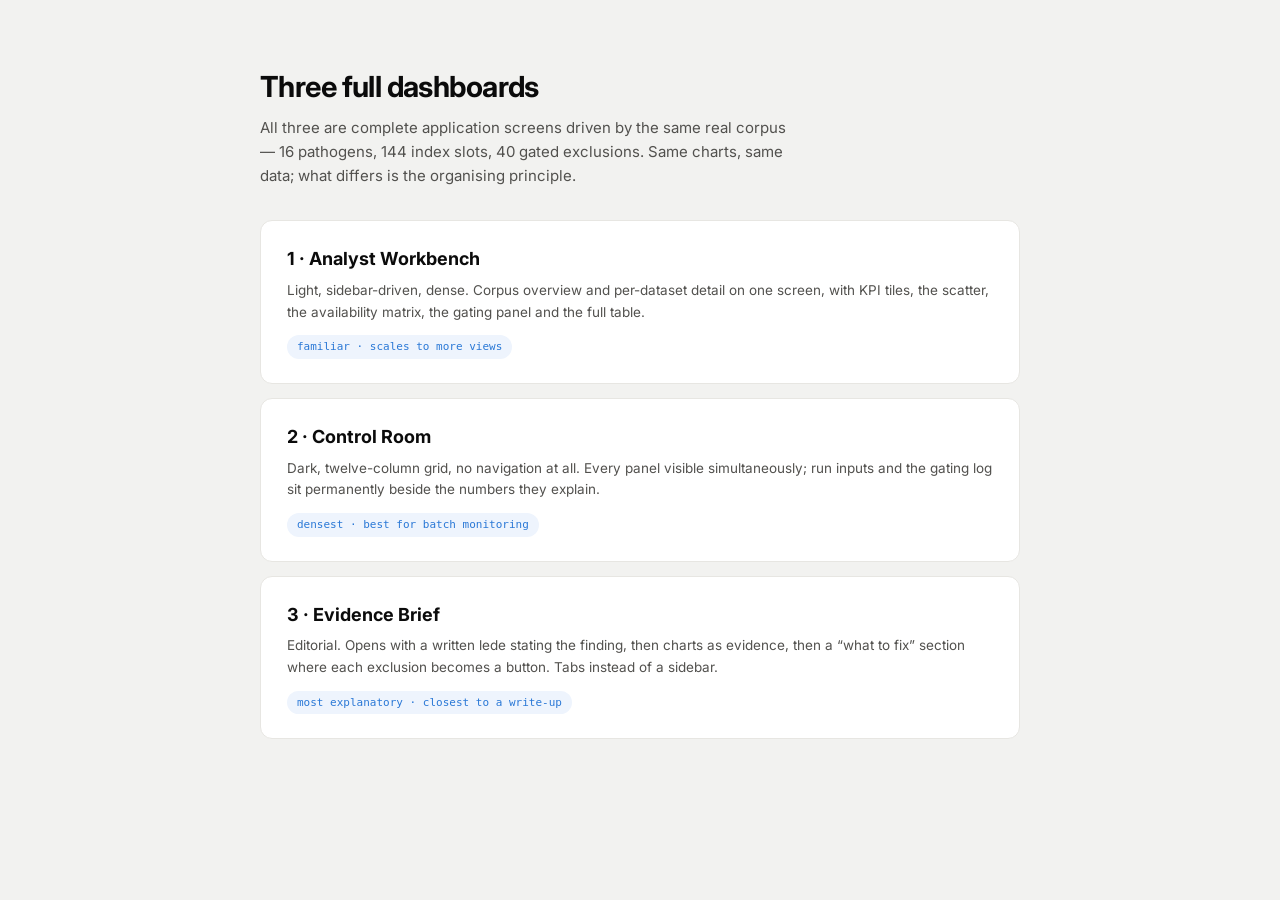
<file: gui_concepts/index.html>
<!doctype html><html lang=en><head><meta charset=utf-8><title>GVI — three dashboards</title>
<link href="https://fonts.googleapis.com/css2?family=Inter:wght@400;500;600&display=swap" rel=stylesheet>
<style>body{margin:0;background:#f2f2f0;color:#0b0b0b;font-family:Inter,system-ui,sans-serif;font-size:15px;line-height:1.6}
.w{max-width:760px;margin:0 auto;padding:64px 30px 90px}h1{font-size:29px;letter-spacing:-.02em;margin:0 0 6px}
.s{color:#52514e;margin:0 0 32px;max-width:60ch}
a.c{display:block;text-decoration:none;color:inherit;background:#fff;border:1px solid #e7e6e2;border-radius:12px;padding:24px 26px;margin-bottom:14px;transition:.15s}
a.c:hover{border-color:#2a78d6;transform:translateY(-1px);box-shadow:0 6px 18px rgba(11,11,11,.07)}
a.c b{font-size:18px;display:block;margin-bottom:6px}a.c p{color:#52514e;font-size:13.5px;margin:0 0 10px}
a.c .t{font-family:ui-monospace,monospace;font-size:11px;color:#2a78d6;background:#eef4fd;padding:3px 10px;border-radius:20px;display:inline-block}</style></head>
<body><div class=w><h1>Three full dashboards</h1>
<p class=s>All three are complete application screens driven by the same real corpus — 16 pathogens, 144 index slots, 40 gated exclusions. Same charts, same data; what differs is the organising principle.</p>
<a class=c href=dashboard-1-workbench.html><b>1 · Analyst Workbench</b><p>Light, sidebar-driven, dense. Corpus overview and per-dataset detail on one screen, with KPI tiles, the scatter, the availability matrix, the gating panel and the full table.</p><span class=t>familiar · scales to more views</span></a>
<a class=c href=dashboard-2-control-room.html><b>2 · Control Room</b><p>Dark, twelve-column grid, no navigation at all. Every panel visible simultaneously; run inputs and the gating log sit permanently beside the numbers they explain.</p><span class=t>densest · best for batch monitoring</span></a>
<a class=c href=dashboard-3-evidence-brief.html><b>3 · Evidence Brief</b><p>Editorial. Opens with a written lede stating the finding, then charts as evidence, then a “what to fix” section where each exclusion becomes a button. Tabs instead of a sidebar.</p><span class=t>most explanatory · closest to a write-up</span></a>
</div></body></html>
</file>
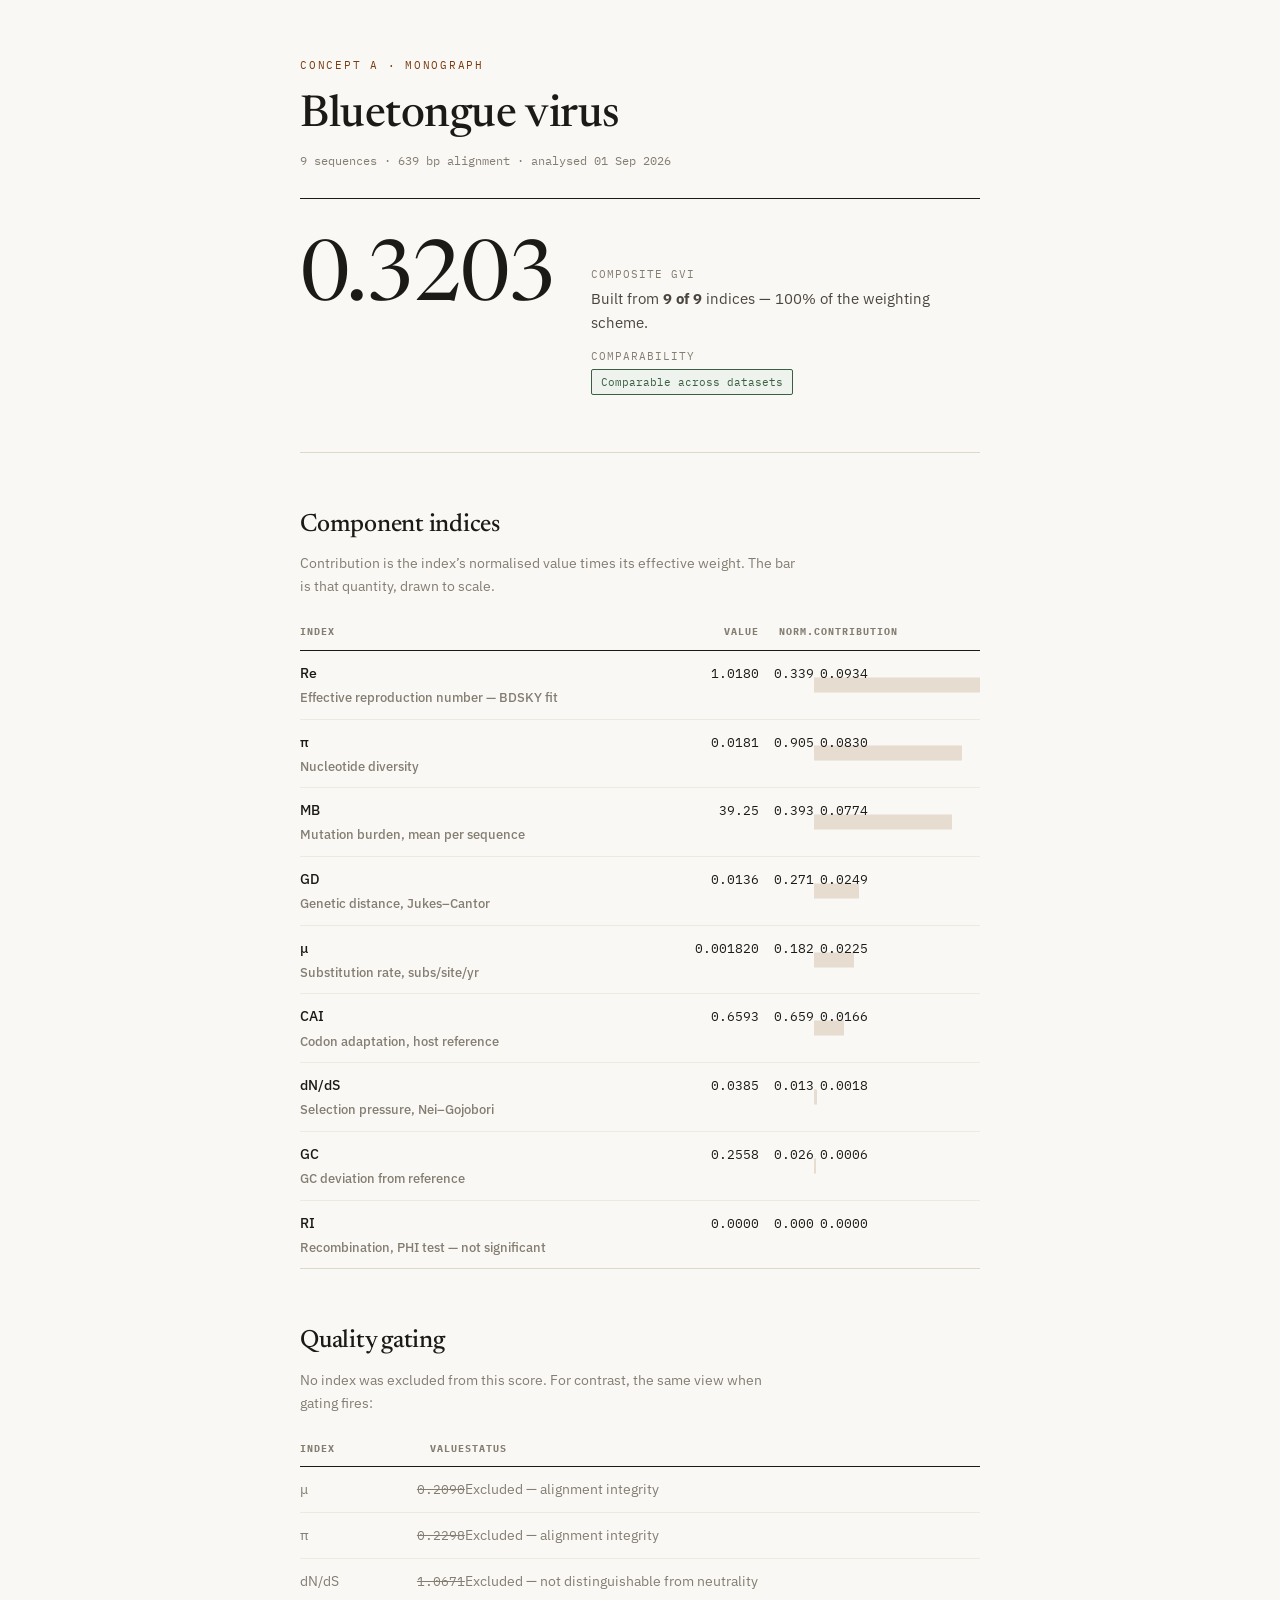
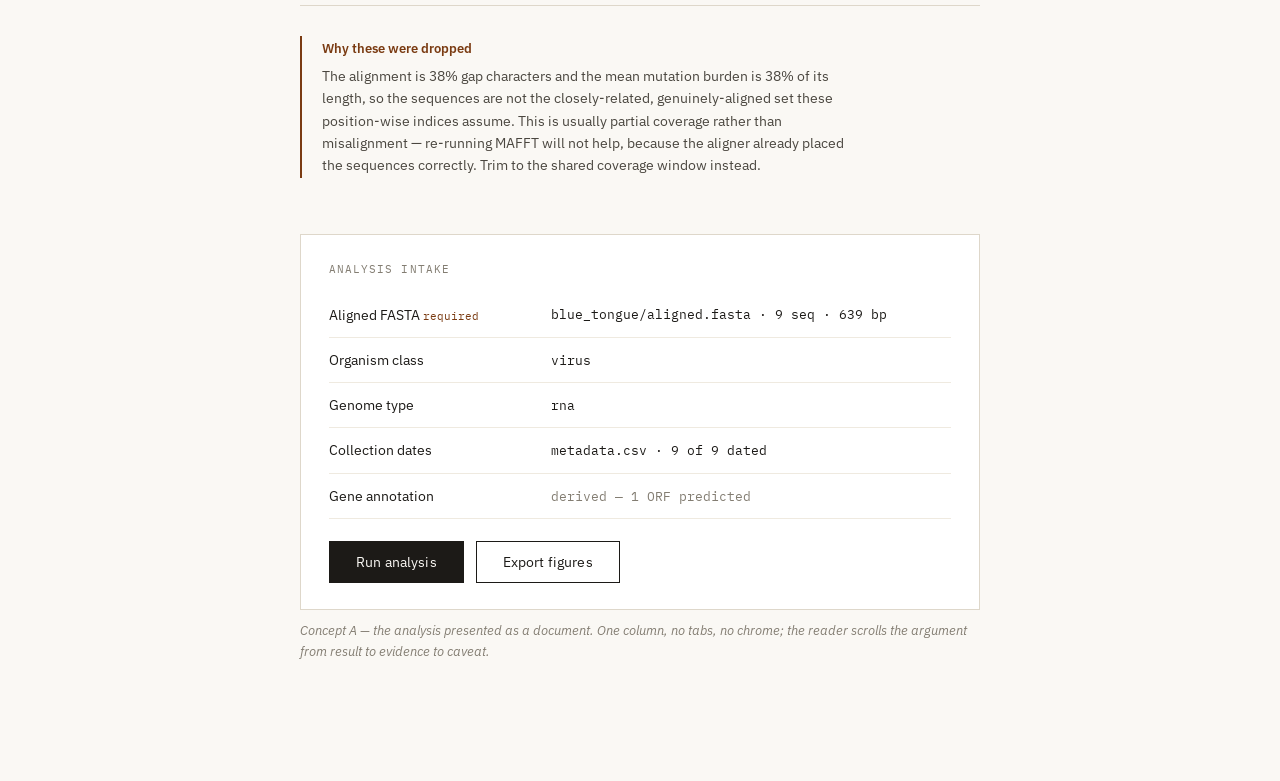
<file: gui_concepts/concept-A-monograph.html>
<!doctype html>
<html lang="en"><head><meta charset="utf-8"><meta name="viewport" content="width=device-width,initial-scale=1">
<title>Concept A — Monograph</title>
<link rel="preconnect" href="https://fonts.googleapis.com"><link rel="preconnect" href="https://fonts.gstatic.com" crossorigin>
<link href="https://fonts.googleapis.com/css2?family=Newsreader:opsz,wght@6..72,400;6..72,500;6..72,600&family=IBM+Plex+Mono:wght@400;500&family=IBM+Plex+Sans:wght@400;500;600&display=swap" rel="stylesheet">
<style>
:root{
  --paper:#faf8f4; --ink:#1c1a17; --ink-2:#4a463f; --ink-3:#837d72;
  --rule:#ded7ca; --rule-2:#efeae0;
  --accent:#7a3b12;      /* burnt sienna — used only for the thing that matters */
  --accent-bg:#f6ece2;
  --ok:#3c5f43;
  --serif:'Newsreader',Georgia,serif;
  --sans:'IBM Plex Sans',system-ui,sans-serif;
  --mono:'IBM Plex Mono',ui-monospace,monospace;
}
*{box-sizing:border-box}
body{margin:0;background:var(--paper);color:var(--ink);font-family:var(--sans);font-size:15px;line-height:1.65;-webkit-font-smoothing:antialiased}
.sheet{max-width:760px;margin:0 auto;padding:0 40px 120px}

/* masthead */
header{padding:56px 0 28px;border-bottom:1px solid var(--ink);margin-bottom:40px}
.eyebrow{font-family:var(--mono);font-size:11px;letter-spacing:.16em;text-transform:uppercase;color:var(--accent);margin-bottom:18px}
h1{font-family:var(--serif);font-size:44px;font-weight:500;line-height:1.1;margin:0 0 10px;letter-spacing:-.01em}
.byline{font-family:var(--mono);font-size:12px;color:var(--ink-3)}

/* the headline result, set as a display figure not a widget */
.verdict{display:flex;gap:36px;align-items:flex-start;margin:44px 0 12px;padding-bottom:28px;border-bottom:1px solid var(--rule)}
.verdict .num{font-family:var(--serif);font-size:84px;line-height:.9;font-weight:400;letter-spacing:-.03em;font-variant-numeric:tabular-nums}
.verdict .meta{padding-top:8px}
.verdict .meta dt{font-family:var(--mono);font-size:10.5px;letter-spacing:.1em;text-transform:uppercase;color:var(--ink-3);margin-bottom:3px}
.verdict .meta dd{margin:0 0 14px;font-size:14.5px;color:var(--ink-2)}
.pill{display:inline-block;font-family:var(--mono);font-size:11px;padding:3px 9px;border-radius:2px;border:1px solid var(--ok);color:var(--ok);background:#eef3ee}

h2{font-family:var(--serif);font-size:25px;font-weight:500;margin:52px 0 6px;letter-spacing:-.01em}
.dek{color:var(--ink-3);font-size:14px;margin:0 0 26px;max-width:62ch}
p{max-width:66ch;color:var(--ink-2)}

/* index table, set like a results table in a paper */
table{width:100%;border-collapse:collapse;font-size:14px;margin:8px 0 0}
thead th{font-family:var(--mono);font-size:10px;letter-spacing:.1em;text-transform:uppercase;color:var(--ink-3);
  text-align:left;padding:0 10px 9px 0;border-bottom:1px solid var(--ink)}
thead th.r,td.r{text-align:right;padding-right:0}
tbody td{padding:11px 10px 11px 0;border-bottom:1px solid var(--rule-2);vertical-align:baseline}
tbody tr:last-child td{border-bottom:1px solid var(--rule)}
.name{font-weight:500}
.gloss{display:block;font-size:12.5px;color:var(--ink-3);margin-top:2px}
.num{font-family:var(--mono);font-variant-numeric:tabular-nums;font-size:13px}
/* contribution shown as a hairline bar behind the number — quantity, not decoration */
.bar{position:relative;min-width:120px}
.bar i{position:absolute;left:0;top:50%;transform:translateY(-50%);height:15px;background:#e6ddd0;display:block}
.bar span{position:relative;padding-left:6px}
tr.out td{color:var(--ink-3)}
tr.out .name{font-weight:400}
tr.out .num{text-decoration:line-through;text-decoration-thickness:1px}

/* the excluded-index note, set as a sidenote not an alert box */
.note{border-left:2px solid var(--accent);padding:2px 0 2px 20px;margin:30px 0;max-width:62ch}
.note h3{font-family:var(--sans);font-size:13px;font-weight:600;margin:0 0 6px;color:var(--accent)}
.note p{font-size:13.5px;margin:0;color:var(--ink-2)}

/* the input step, deliberately understated: a caption line, not a form */
.intake{margin:56px 0 0;padding:26px 28px;background:#fff;border:1px solid var(--rule)}
.intake .lab{font-family:var(--mono);font-size:10.5px;letter-spacing:.1em;text-transform:uppercase;color:var(--ink-3);margin-bottom:14px}
.field{display:flex;align-items:center;gap:12px;padding:11px 0;border-bottom:1px solid var(--rule-2)}
.field:last-of-type{border-bottom:0}
.field label{width:210px;font-size:13.5px;flex:none}
.field .val{font-family:var(--mono);font-size:12.5px;color:var(--ink-3);flex:1}
.field .val.set{color:var(--ink)}
.req{color:var(--accent);font-size:11px;font-family:var(--mono)}
.run{margin-top:22px;display:flex;gap:12px;align-items:center}
button{font-family:var(--sans);font-size:14px;padding:11px 26px;border:1px solid var(--ink);background:var(--ink);color:var(--paper);cursor:pointer;letter-spacing:.01em}
button.ghost{background:transparent;color:var(--ink)}
figcaption{font-size:12.5px;color:var(--ink-3);margin-top:10px;font-style:italic}
</style></head><body>
<div class="sheet">

<header>
  <div class="eyebrow">Concept A · Monograph</div>
  <h1>Bluetongue virus</h1>
  <div class="byline">9 sequences · 639 bp alignment · analysed 01 Sep 2026</div>
</header>

<div class="verdict">
  <div class="num">0.3203</div>
  <dl class="meta">
    <dt>Composite GVI</dt>
    <dd>Built from <strong>9 of 9</strong> indices — 100% of the weighting scheme.</dd>
    <dt>Comparability</dt>
    <dd><span class="pill">Comparable across datasets</span></dd>
  </dl>
</div>

<h2>Component indices</h2>
<p class="dek">Contribution is the index’s normalised value times its effective weight. The bar is that quantity, drawn to scale.</p>

<table>
  <thead><tr><th>Index</th><th class="r">Value</th><th class="r">Norm.</th><th>Contribution</th></tr></thead>
  <tbody>
    <tr><td class="name">Re<span class="gloss">Effective reproduction number — BDSKY fit</span></td><td class="r num">1.0180</td><td class="r num">0.339</td><td class="bar"><i style="width:100%"></i><span class="num">0.0934</span></td></tr>
    <tr><td class="name">π<span class="gloss">Nucleotide diversity</span></td><td class="r num">0.0181</td><td class="r num">0.905</td><td class="bar"><i style="width:89%"></i><span class="num">0.0830</span></td></tr>
    <tr><td class="name">MB<span class="gloss">Mutation burden, mean per sequence</span></td><td class="r num">39.25</td><td class="r num">0.393</td><td class="bar"><i style="width:83%"></i><span class="num">0.0774</span></td></tr>
    <tr><td class="name">GD<span class="gloss">Genetic distance, Jukes–Cantor</span></td><td class="r num">0.0136</td><td class="r num">0.271</td><td class="bar"><i style="width:27%"></i><span class="num">0.0249</span></td></tr>
    <tr><td class="name">μ<span class="gloss">Substitution rate, subs/site/yr</span></td><td class="r num">0.001820</td><td class="r num">0.182</td><td class="bar"><i style="width:24%"></i><span class="num">0.0225</span></td></tr>
    <tr><td class="name">CAI<span class="gloss">Codon adaptation, host reference</span></td><td class="r num">0.6593</td><td class="r num">0.659</td><td class="bar"><i style="width:18%"></i><span class="num">0.0166</span></td></tr>
    <tr><td class="name">dN/dS<span class="gloss">Selection pressure, Nei–Gojobori</span></td><td class="r num">0.0385</td><td class="r num">0.013</td><td class="bar"><i style="width:2%"></i><span class="num">0.0018</span></td></tr>
    <tr><td class="name">GC<span class="gloss">GC deviation from reference</span></td><td class="r num">0.2558</td><td class="r num">0.026</td><td class="bar"><i style="width:1%"></i><span class="num">0.0006</span></td></tr>
    <tr><td class="name">RI<span class="gloss">Recombination, PHI test — not significant</span></td><td class="r num">0.0000</td><td class="r num">0.000</td><td class="bar"><span class="num">0.0000</span></td></tr>
  </tbody>
</table>

<h2>Quality gating</h2>
<p class="dek">No index was excluded from this score. For contrast, the same view when gating fires:</p>

<table>
  <thead><tr><th>Index</th><th class="r">Value</th><th>Status</th></tr></thead>
  <tbody>
    <tr class="out"><td class="name">μ</td><td class="r num">0.2090</td><td>Excluded — alignment integrity</td></tr>
    <tr class="out"><td class="name">π</td><td class="r num">0.2298</td><td>Excluded — alignment integrity</td></tr>
    <tr class="out"><td class="name">dN/dS</td><td class="r num">1.0671</td><td>Excluded — not distinguishable from neutrality</td></tr>
  </tbody>
</table>

<div class="note">
  <h3>Why these were dropped</h3>
  <p>The alignment is 38% gap characters and the mean mutation burden is 38% of its length, so the sequences are not the closely-related, genuinely-aligned set these position-wise indices assume. This is usually partial coverage rather than misalignment — re-running MAFFT will not help, because the aligner already placed the sequences correctly. Trim to the shared coverage window instead.</p>
</div>

<div class="intake">
  <div class="lab">Analysis intake</div>
  <div class="field"><label>Aligned FASTA <span class="req">required</span></label><div class="val set">blue_tongue/aligned.fasta · 9 seq · 639 bp</div></div>
  <div class="field"><label>Organism class</label><div class="val set">virus</div></div>
  <div class="field"><label>Genome type</label><div class="val set">rna</div></div>
  <div class="field"><label>Collection dates</label><div class="val set">metadata.csv · 9 of 9 dated</div></div>
  <div class="field"><label>Gene annotation</label><div class="val">derived — 1 ORF predicted</div></div>
  <div class="run"><button>Run analysis</button><button class="ghost">Export figures</button></div>
</div>
<figcaption>Concept A — the analysis presented as a document. One column, no tabs, no chrome; the reader scrolls the argument from result to evidence to caveat.</figcaption>

</div></body></html>
</file>
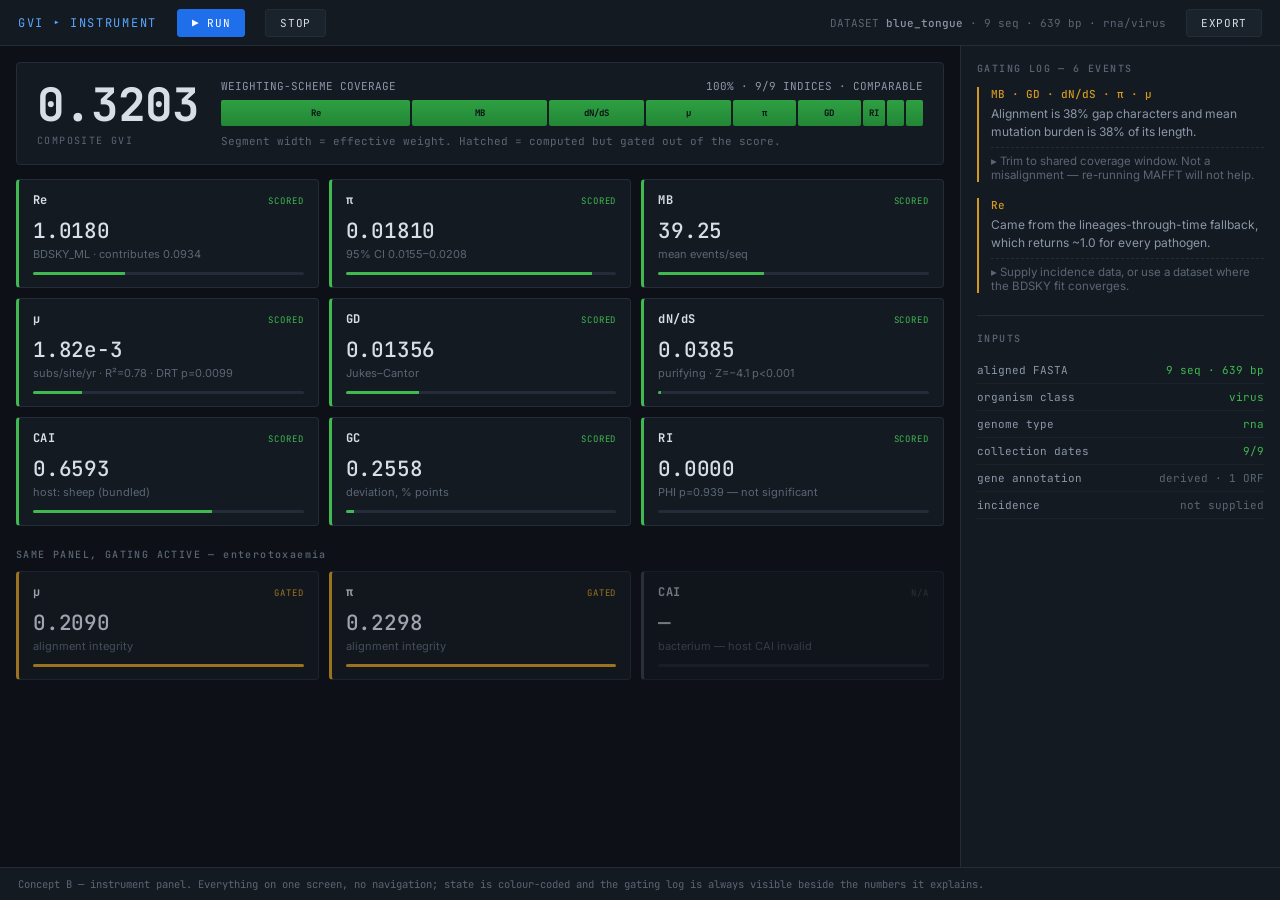
<file: gui_concepts/concept-B-instrument.html>
<!doctype html>
<html lang="en"><head><meta charset="utf-8"><meta name="viewport" content="width=device-width,initial-scale=1">
<title>Concept B — Instrument</title>
<link rel="preconnect" href="https://fonts.googleapis.com"><link rel="preconnect" href="https://fonts.gstatic.com" crossorigin>
<link href="https://fonts.googleapis.com/css2?family=JetBrains+Mono:wght@400;500;700&family=Inter:wght@400;500;600;700&display=swap" rel="stylesheet">
<style>
:root{
  --bg:#0d1117; --panel:#141a22; --panel-2:#1a222c; --edge:#232c38;
  --txt:#d7dee8; --txt-2:#8b97a8; --txt-3:#5b6675;
  --live:#3fb950;    /* scored */
  --gate:#d29922;    /* excluded by gating */
  --dead:#484f5a;    /* not computed */
  --key:#58a6ff;
  --mono:'JetBrains Mono',ui-monospace,monospace;
  --sans:'Inter',system-ui,sans-serif;
}
*{box-sizing:border-box}
body{margin:0;background:var(--bg);color:var(--txt);font-family:var(--sans);font-size:13px;-webkit-font-smoothing:antialiased}
.app{display:grid;grid-template-columns:1fr 320px;grid-template-rows:auto 1fr;height:100vh}

/* rail */
.bar{grid-column:1/-1;display:flex;align-items:center;gap:20px;padding:0 18px;height:46px;
  background:var(--panel);border-bottom:1px solid var(--edge)}
.brand{font-family:var(--mono);font-size:12px;letter-spacing:.14em;color:var(--key)}
.bar .sep{flex:1}
.bar .stat{font-family:var(--mono);font-size:11px;color:var(--txt-3)}
.bar .stat b{color:var(--txt-2);font-weight:500}
.btn{font-family:var(--mono);font-size:11px;letter-spacing:.06em;text-transform:uppercase;padding:6px 14px;
  border:1px solid var(--edge);background:var(--panel-2);color:var(--txt);cursor:pointer;border-radius:3px}
.btn.go{background:#1f6feb;border-color:#1f6feb;color:#fff}

main{padding:16px;overflow:auto}

/* the coverage readout — the single most important number, given instrument treatment */
.readout{display:grid;grid-template-columns:auto 1fr;gap:22px;align-items:center;
  background:var(--panel);border:1px solid var(--edge);border-radius:4px;padding:16px 20px;margin-bottom:14px}
.gvi{font-family:var(--mono);font-size:46px;font-weight:700;line-height:1;letter-spacing:-.02em;font-variant-numeric:tabular-nums}
.gvi small{display:block;font-size:10px;font-weight:400;letter-spacing:.14em;color:var(--txt-3);margin-top:8px}
.cov-wrap{}
.cov-head{display:flex;justify-content:space-between;font-family:var(--mono);font-size:11px;color:var(--txt-2);margin-bottom:7px}
.cov{height:26px;display:flex;gap:2px}
.cov div{flex:1;border-radius:2px;position:relative}
.cov div.on{background:linear-gradient(180deg,#2ea043,#238636)}
.cov div.off{background:repeating-linear-gradient(45deg,#2b333f,#2b333f 3px,#1a222c 3px,#1a222c 6px)}
.cov div span{position:absolute;inset:0;display:grid;place-items:center;font-family:var(--mono);font-size:9px;color:#0d1117;font-weight:700}
.cov div.off span{color:var(--txt-3)}
.cov-foot{font-family:var(--mono);font-size:11px;color:var(--txt-3);margin-top:8px}

/* index tiles — a bank of gauges */
.grid{display:grid;grid-template-columns:repeat(3,1fr);gap:10px}
.tile{background:var(--panel);border:1px solid var(--edge);border-left:3px solid var(--live);border-radius:4px;padding:12px 14px}
.tile.gated{border-left-color:var(--gate);opacity:.72}
.tile.absent{border-left-color:var(--dead);opacity:.5}
.t-top{display:flex;justify-content:space-between;align-items:baseline;margin-bottom:9px}
.t-key{font-family:var(--mono);font-size:12px;font-weight:700;letter-spacing:.04em}
.t-state{font-family:var(--mono);font-size:9px;letter-spacing:.1em;text-transform:uppercase;color:var(--live)}
.tile.gated .t-state{color:var(--gate)} .tile.absent .t-state{color:var(--dead)}
.t-val{font-family:var(--mono);font-size:21px;font-weight:500;font-variant-numeric:tabular-nums;letter-spacing:-.01em}
.t-sub{font-size:11px;color:var(--txt-3);margin-top:3px}
.meter{height:3px;background:#232c38;border-radius:2px;margin-top:11px;overflow:hidden}
.meter i{display:block;height:100%;background:var(--live)}
.tile.gated .meter i{background:var(--gate)}

/* right dock: gating log */
aside{background:var(--panel);border-left:1px solid var(--edge);overflow:auto;padding:16px 16px 40px}
aside h3{font-family:var(--mono);font-size:10px;letter-spacing:.14em;text-transform:uppercase;color:var(--txt-3);margin:0 0 12px;font-weight:500}
.evt{border-left:2px solid var(--gate);padding:0 0 0 12px;margin-bottom:16px}
.evt .k{font-family:var(--mono);font-size:11px;color:var(--gate);font-weight:500}
.evt .m{font-size:12px;color:var(--txt-2);margin-top:4px;line-height:1.5}
.evt .fix{font-size:11.5px;color:var(--txt-3);margin-top:6px;border-top:1px dashed var(--edge);padding-top:6px}
.intake{margin-top:22px;border-top:1px solid var(--edge);padding-top:16px}
.io{display:flex;justify-content:space-between;font-family:var(--mono);font-size:11px;padding:6px 0;border-bottom:1px solid #1b222b}
.io b{color:var(--txt-2);font-weight:400}
.io span{color:var(--txt-3)}
.io span.ok{color:var(--live)}
footer{grid-column:1/-1;font-family:var(--mono);font-size:10.5px;color:var(--txt-3);padding:9px 18px;border-top:1px solid var(--edge);background:var(--panel)}
</style></head><body>
<div class="app">
  <div class="bar">
    <div class="brand">GVI ▸ INSTRUMENT</div>
    <button class="btn go">▶ Run</button>
    <button class="btn">Stop</button>
    <div class="sep"></div>
    <div class="stat">DATASET <b>blue_tongue</b> · 9 seq · 639 bp · rna/virus</div>
    <button class="btn">Export</button>
  </div>

  <main>
    <div class="readout">
      <div class="gvi">0.3203<small>COMPOSITE GVI</small></div>
      <div class="cov-wrap">
        <div class="cov-head"><span>WEIGHTING-SCHEME COVERAGE</span><span>100% · 9/9 INDICES · COMPARABLE</span></div>
        <div class="cov">
          <div class="on" style="flex:27.5"><span>Re</span></div>
          <div class="on" style="flex:19.7"><span>MB</span></div>
          <div class="on" style="flex:13.8"><span>dN/dS</span></div>
          <div class="on" style="flex:12.4"><span>μ</span></div>
          <div class="on" style="flex:9.2"><span>π</span></div>
          <div class="on" style="flex:9.2"><span>GD</span></div>
          <div class="on" style="flex:3.2"><span>RI</span></div>
          <div class="on" style="flex:2.5"><span></span></div>
          <div class="on" style="flex:2.5"><span></span></div>
        </div>
        <div class="cov-foot">Segment width = effective weight. Hatched = computed but gated out of the score.</div>
      </div>
    </div>

    <div class="grid">
      <div class="tile"><div class="t-top"><span class="t-key">Re</span><span class="t-state">scored</span></div>
        <div class="t-val">1.0180</div><div class="t-sub">BDSKY_ML · contributes 0.0934</div><div class="meter"><i style="width:34%"></i></div></div>
      <div class="tile"><div class="t-top"><span class="t-key">π</span><span class="t-state">scored</span></div>
        <div class="t-val">0.01810</div><div class="t-sub">95% CI 0.0155–0.0208</div><div class="meter"><i style="width:91%"></i></div></div>
      <div class="tile"><div class="t-top"><span class="t-key">MB</span><span class="t-state">scored</span></div>
        <div class="t-val">39.25</div><div class="t-sub">mean events/seq</div><div class="meter"><i style="width:39%"></i></div></div>
      <div class="tile"><div class="t-top"><span class="t-key">μ</span><span class="t-state">scored</span></div>
        <div class="t-val">1.82e-3</div><div class="t-sub">subs/site/yr · R²=0.78 · DRT p=0.0099</div><div class="meter"><i style="width:18%"></i></div></div>
      <div class="tile"><div class="t-top"><span class="t-key">GD</span><span class="t-state">scored</span></div>
        <div class="t-val">0.01356</div><div class="t-sub">Jukes–Cantor</div><div class="meter"><i style="width:27%"></i></div></div>
      <div class="tile"><div class="t-top"><span class="t-key">dN/dS</span><span class="t-state">scored</span></div>
        <div class="t-val">0.0385</div><div class="t-sub">purifying · Z=−4.1 p&lt;0.001</div><div class="meter"><i style="width:1%"></i></div></div>
      <div class="tile"><div class="t-top"><span class="t-key">CAI</span><span class="t-state">scored</span></div>
        <div class="t-val">0.6593</div><div class="t-sub">host: sheep (bundled)</div><div class="meter"><i style="width:66%"></i></div></div>
      <div class="tile"><div class="t-top"><span class="t-key">GC</span><span class="t-state">scored</span></div>
        <div class="t-val">0.2558</div><div class="t-sub">deviation, % points</div><div class="meter"><i style="width:3%"></i></div></div>
      <div class="tile"><div class="t-top"><span class="t-key">RI</span><span class="t-state">scored</span></div>
        <div class="t-val">0.0000</div><div class="t-sub">PHI p=0.939 — not significant</div><div class="meter"><i style="width:0%"></i></div></div>
    </div>

    <h3 style="font-family:var(--mono);font-size:10px;letter-spacing:.14em;color:var(--txt-3);margin:22px 0 10px;font-weight:500">SAME PANEL, GATING ACTIVE — enterotoxaemia</h3>
    <div class="grid">
      <div class="tile gated"><div class="t-top"><span class="t-key">μ</span><span class="t-state">gated</span></div>
        <div class="t-val">0.2090</div><div class="t-sub">alignment integrity</div><div class="meter"><i style="width:100%"></i></div></div>
      <div class="tile gated"><div class="t-top"><span class="t-key">π</span><span class="t-state">gated</span></div>
        <div class="t-val">0.2298</div><div class="t-sub">alignment integrity</div><div class="meter"><i style="width:100%"></i></div></div>
      <div class="tile absent"><div class="t-top"><span class="t-key">CAI</span><span class="t-state">n/a</span></div>
        <div class="t-val">—</div><div class="t-sub">bacterium — host CAI invalid</div><div class="meter"></div></div>
    </div>
  </main>

  <aside>
    <h3>Gating log — 6 events</h3>
    <div class="evt"><div class="k">MB · GD · dN/dS · π · μ</div>
      <div class="m">Alignment is 38% gap characters and mean mutation burden is 38% of its length.</div>
      <div class="fix">▸ Trim to shared coverage window. Not a misalignment — re-running MAFFT will not help.</div></div>
    <div class="evt"><div class="k">Re</div>
      <div class="m">Came from the lineages-through-time fallback, which returns ~1.0 for every pathogen.</div>
      <div class="fix">▸ Supply incidence data, or use a dataset where the BDSKY fit converges.</div></div>
    <div class="intake">
      <h3>Inputs</h3>
      <div class="io"><b>aligned FASTA</b><span class="ok">9 seq · 639 bp</span></div>
      <div class="io"><b>organism class</b><span class="ok">virus</span></div>
      <div class="io"><b>genome type</b><span class="ok">rna</span></div>
      <div class="io"><b>collection dates</b><span class="ok">9/9</span></div>
      <div class="io"><b>gene annotation</b><span>derived · 1 ORF</span></div>
      <div class="io"><b>incidence</b><span>not supplied</span></div>
    </div>
  </aside>

  <footer>Concept B — instrument panel. Everything on one screen, no navigation; state is colour-coded and the gating log is always visible beside the numbers it explains.</footer>
</div></body></html>
</file>
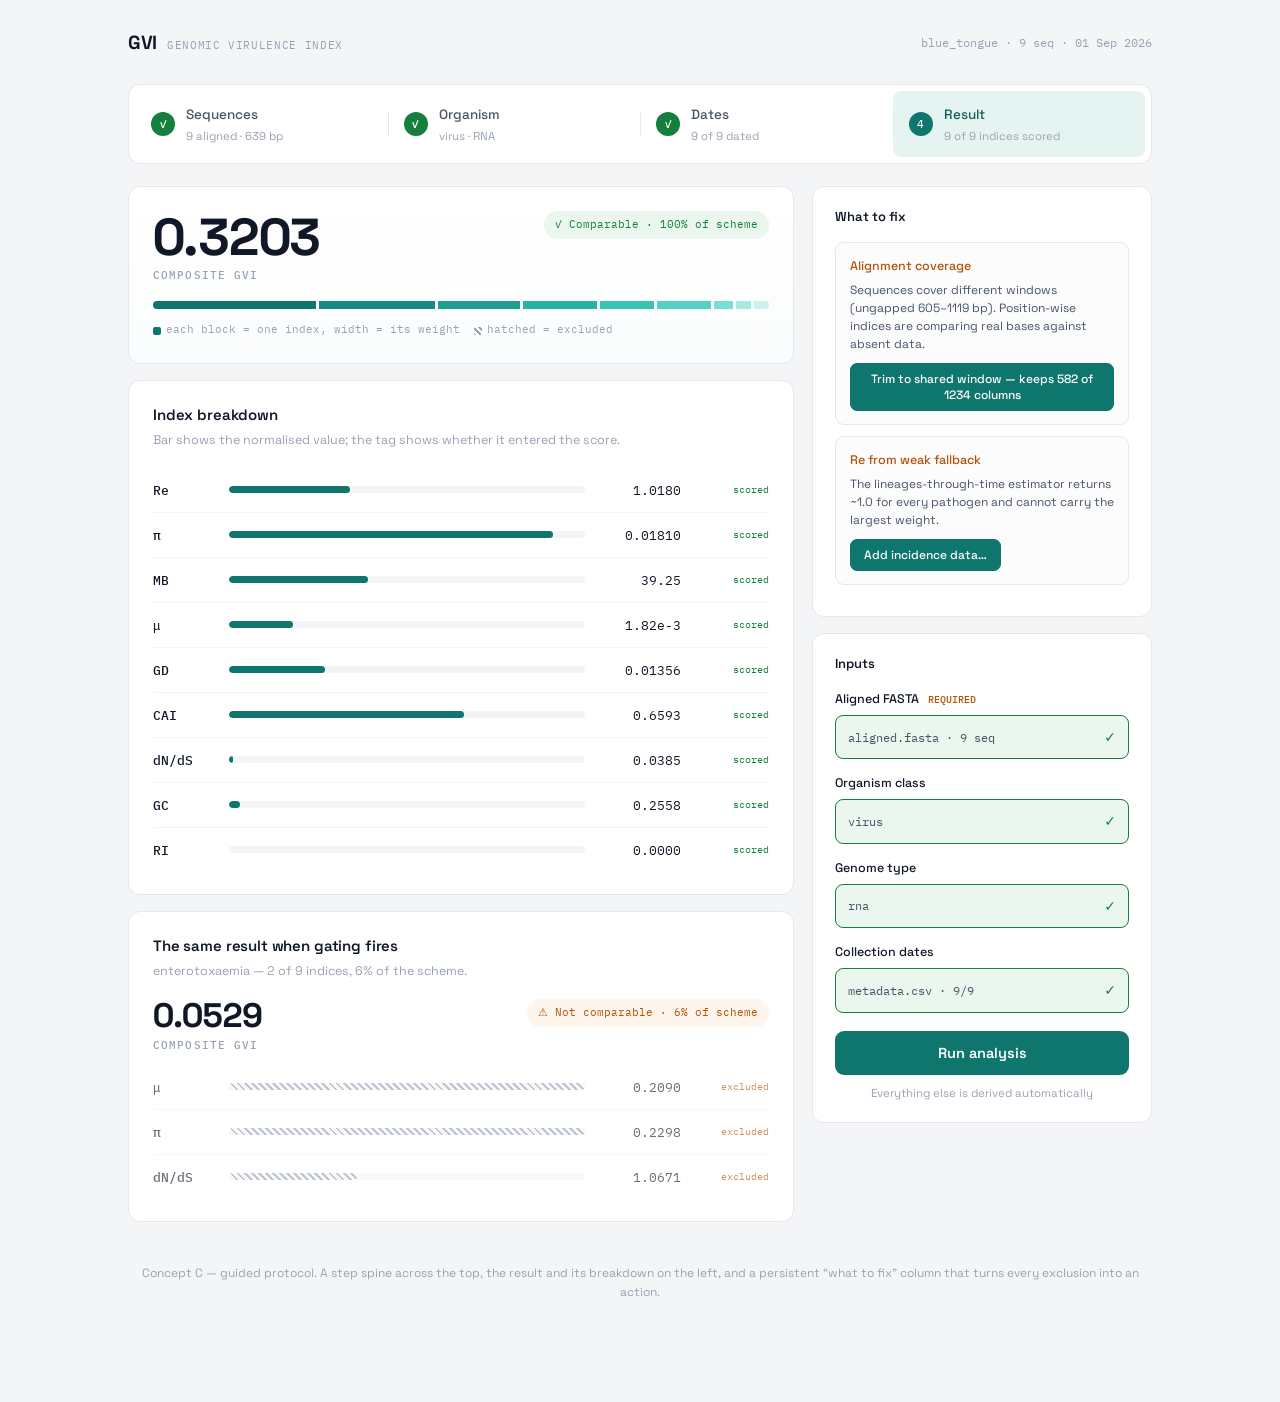
<file: gui_concepts/concept-C-protocol.html>
<!doctype html>
<html lang="en"><head><meta charset="utf-8"><meta name="viewport" content="width=device-width,initial-scale=1">
<title>Concept C — Protocol</title>
<link rel="preconnect" href="https://fonts.googleapis.com"><link rel="preconnect" href="https://fonts.gstatic.com" crossorigin>
<link href="https://fonts.googleapis.com/css2?family=Space+Grotesk:wght@400;500;600;700&family=IBM+Plex+Mono:wght@400;500&display=swap" rel="stylesheet">
<style>
:root{
  --bg:#f4f5f7; --card:#fff; --ink:#101828; --ink-2:#475467; --ink-3:#98a2b3;
  --line:#e4e7ec; --line-2:#f2f4f7;
  --teal:#0f766e; --teal-bg:#e6f4f1; --teal-2:#115e59;
  --amber:#b45309; --amber-bg:#fef6ec;
  --grn:#15803d; --grn-bg:#eaf6ee;
  --sans:'Space Grotesk',system-ui,sans-serif;
  --mono:'IBM Plex Mono',ui-monospace,monospace;
}
*{box-sizing:border-box}
body{margin:0;background:var(--bg);color:var(--ink);font-family:var(--sans);font-size:14px;line-height:1.6;-webkit-font-smoothing:antialiased}
.wrap{max-width:1080px;margin:0 auto;padding:28px 28px 100px}

.top{display:flex;align-items:center;justify-content:space-between;margin-bottom:26px}
.logo{display:flex;align-items:baseline;gap:10px}
.logo b{font-size:19px;font-weight:700;letter-spacing:-.02em}
.logo span{font-family:var(--mono);font-size:11px;color:var(--ink-3);letter-spacing:.06em}

/* the protocol rail — steps as a horizontal progress spine */
.spine{display:flex;align-items:center;background:var(--card);border:1px solid var(--line);border-radius:12px;padding:6px;margin-bottom:22px}
.step{flex:1;display:flex;align-items:center;gap:11px;padding:12px 16px;border-radius:8px;position:relative}
.step.done{color:var(--ink-2)} .step.now{background:var(--teal-bg)}
.step .dot{width:24px;height:24px;border-radius:50%;display:grid;place-items:center;flex:none;
  font-family:var(--mono);font-size:11px;font-weight:500;background:var(--line);color:var(--ink-3)}
.step.done .dot{background:var(--grn);color:#fff}
.step.now .dot{background:var(--teal);color:#fff}
.step .lbl{font-size:13.5px;font-weight:500}
.step .sub{display:block;font-size:11.5px;font-weight:400;color:var(--ink-3);margin-top:1px}
.step.now .lbl{color:var(--teal-2)}
.step+.step:before{content:'';position:absolute;left:0;top:50%;width:1px;height:24px;background:var(--line);transform:translateY(-50%)}

.cols{display:grid;grid-template-columns:1fr 340px;gap:18px;align-items:start}
.card{background:var(--card);border:1px solid var(--line);border-radius:12px;padding:22px 24px;margin-bottom:16px}
.card h2{font-size:15px;font-weight:600;margin:0 0 3px;letter-spacing:-.01em}
.card .hint{font-size:12.5px;color:var(--ink-3);margin:0 0 18px}

/* headline */
.result{background:linear-gradient(180deg,#fff,#fbfcfd);border:1px solid var(--line);border-radius:12px;padding:24px;margin-bottom:16px}
.rt{display:flex;align-items:flex-start;justify-content:space-between;gap:20px}
.score{font-size:52px;font-weight:700;letter-spacing:-.03em;line-height:1;font-variant-numeric:tabular-nums}
.score small{display:block;font-size:11px;font-weight:500;color:var(--ink-3);letter-spacing:.1em;margin-top:7px;font-family:var(--mono)}
.badge{font-family:var(--mono);font-size:11px;padding:5px 11px;border-radius:20px;background:var(--grn-bg);color:var(--grn);white-space:nowrap}
.badge.warn{background:var(--amber-bg);color:var(--amber)}
.donut{display:flex;gap:3px;margin-top:20px;height:8px;border-radius:4px;overflow:hidden}
.donut i{display:block}
.legend{display:flex;flex-wrap:wrap;gap:14px;margin-top:12px;font-family:var(--mono);font-size:11px;color:var(--ink-3)}
.legend b{display:inline-block;width:8px;height:8px;border-radius:2px;margin-right:5px;vertical-align:middle}

/* index rows */
.ix{display:flex;align-items:center;gap:14px;padding:12px 0;border-bottom:1px solid var(--line-2)}
.ix:last-child{border-bottom:0}
.ix .k{width:62px;font-family:var(--mono);font-size:12.5px;font-weight:500;flex:none}
.ix .track{flex:1;height:7px;background:var(--line-2);border-radius:4px;overflow:hidden}
.ix .track i{display:block;height:100%;background:var(--teal);border-radius:4px}
.ix .v{width:82px;text-align:right;font-family:var(--mono);font-size:12.5px;font-variant-numeric:tabular-nums;flex:none}
.ix .tag{width:74px;text-align:right;font-family:var(--mono);font-size:10px;color:var(--grn);flex:none}
.ix.out{opacity:.62}
.ix.out .track i{background:repeating-linear-gradient(45deg,var(--ink-3),var(--ink-3) 2px,transparent 2px,transparent 5px)}
.ix.out .tag{color:var(--amber)}

/* right column: what to do */
.todo{background:var(--card);border:1px solid var(--line);border-radius:12px;padding:20px 22px}
.todo h3{font-size:13px;font-weight:600;margin:0 0 14px}
.act{border:1px solid var(--line);border-radius:9px;padding:13px 14px;margin-bottom:11px;background:#fcfcfd}
.act .w{font-size:12.5px;font-weight:500;color:var(--amber);margin-bottom:5px}
.act .d{font-size:12px;color:var(--ink-2);line-height:1.5}
.act button{margin-top:10px;font-family:var(--sans);font-size:12px;font-weight:500;padding:7px 13px;border-radius:7px;
  border:1px solid var(--teal);background:var(--teal);color:#fff;cursor:pointer}
.field{margin-bottom:14px}
.field label{display:block;font-size:12.5px;font-weight:500;margin-bottom:6px}
.field .box{display:flex;align-items:center;gap:9px;border:1px solid var(--line);border-radius:8px;padding:10px 12px;background:#fcfcfd}
.field .box.ok{border-color:var(--grn);background:var(--grn-bg)}
.field .box .t{font-family:var(--mono);font-size:12px;color:var(--ink-2);flex:1}
.field .req{font-family:var(--mono);font-size:10px;color:var(--amber);margin-left:6px}
.cta{width:100%;font-family:var(--sans);font-size:14.5px;font-weight:600;padding:13px;border-radius:9px;border:0;
  background:var(--teal);color:#fff;cursor:pointer;margin-top:4px}
.note{font-size:11.5px;color:var(--ink-3);text-align:center;margin-top:9px}
footer{margin-top:26px;font-size:12px;color:var(--ink-3);text-align:center}
</style></head><body>
<div class="wrap">

<div class="top">
  <div class="logo"><b>GVI</b><span>GENOMIC VIRULENCE INDEX</span></div>
  <div style="font-family:var(--mono);font-size:11.5px;color:var(--ink-3)">blue_tongue · 9 seq · 01 Sep 2026</div>
</div>

<div class="spine">
  <div class="step done"><div class="dot">✓</div><div><span class="lbl">Sequences</span><span class="sub">9 aligned · 639 bp</span></div></div>
  <div class="step done"><div class="dot">✓</div><div><span class="lbl">Organism</span><span class="sub">virus · RNA</span></div></div>
  <div class="step done"><div class="dot">✓</div><div><span class="lbl">Dates</span><span class="sub">9 of 9 dated</span></div></div>
  <div class="step now"><div class="dot">4</div><div><span class="lbl">Result</span><span class="sub">9 of 9 indices scored</span></div></div>
</div>

<div class="cols">
  <div>
    <div class="result">
      <div class="rt">
        <div class="score">0.3203<small>COMPOSITE GVI</small></div>
        <span class="badge">✓ Comparable · 100% of scheme</span>
      </div>
      <div class="donut">
        <i style="background:#0f766e;flex:27.5"></i><i style="background:#158a80;flex:19.7"></i>
        <i style="background:#1d9e92;flex:13.8"></i><i style="background:#26b2a4;flex:12.4"></i>
        <i style="background:#38c3b5;flex:9.2"></i><i style="background:#54d1c4;flex:9.2"></i>
        <i style="background:#7bded3;flex:3.2"></i><i style="background:#a5e9e1;flex:2.5"></i>
        <i style="background:#c9f2ed;flex:2.5"></i>
      </div>
      <div class="legend"><span><b style="background:#0f766e"></b>each block = one index, width = its weight</span>
        <span><b style="background:repeating-linear-gradient(45deg,#98a2b3,#98a2b3 2px,transparent 2px,transparent 4px)"></b>hatched = excluded</span></div>
    </div>

    <div class="card">
      <h2>Index breakdown</h2>
      <p class="hint">Bar shows the normalised value; the tag shows whether it entered the score.</p>
      <div class="ix"><div class="k">Re</div><div class="track"><i style="width:34%"></i></div><div class="v">1.0180</div><div class="tag">scored</div></div>
      <div class="ix"><div class="k">π</div><div class="track"><i style="width:91%"></i></div><div class="v">0.01810</div><div class="tag">scored</div></div>
      <div class="ix"><div class="k">MB</div><div class="track"><i style="width:39%"></i></div><div class="v">39.25</div><div class="tag">scored</div></div>
      <div class="ix"><div class="k">μ</div><div class="track"><i style="width:18%"></i></div><div class="v">1.82e-3</div><div class="tag">scored</div></div>
      <div class="ix"><div class="k">GD</div><div class="track"><i style="width:27%"></i></div><div class="v">0.01356</div><div class="tag">scored</div></div>
      <div class="ix"><div class="k">CAI</div><div class="track"><i style="width:66%"></i></div><div class="v">0.6593</div><div class="tag">scored</div></div>
      <div class="ix"><div class="k">dN/dS</div><div class="track"><i style="width:1%"></i></div><div class="v">0.0385</div><div class="tag">scored</div></div>
      <div class="ix"><div class="k">GC</div><div class="track"><i style="width:3%"></i></div><div class="v">0.2558</div><div class="tag">scored</div></div>
      <div class="ix"><div class="k">RI</div><div class="track"><i style="width:0%"></i></div><div class="v">0.0000</div><div class="tag">scored</div></div>
    </div>

    <div class="card">
      <h2>The same result when gating fires</h2>
      <p class="hint">enterotoxaemia — 2 of 9 indices, 6% of the scheme.</p>
      <div class="rt" style="margin-bottom:14px">
        <div class="score" style="font-size:34px">0.0529<small>COMPOSITE GVI</small></div>
        <span class="badge warn">⚠ Not comparable · 6% of scheme</span>
      </div>
      <div class="ix out"><div class="k">μ</div><div class="track"><i style="width:100%"></i></div><div class="v">0.2090</div><div class="tag">excluded</div></div>
      <div class="ix out"><div class="k">π</div><div class="track"><i style="width:100%"></i></div><div class="v">0.2298</div><div class="tag">excluded</div></div>
      <div class="ix out"><div class="k">dN/dS</div><div class="track"><i style="width:36%"></i></div><div class="v">1.0671</div><div class="tag">excluded</div></div>
    </div>
  </div>

  <div>
    <div class="todo" style="margin-bottom:16px">
      <h3>What to fix</h3>
      <div class="act">
        <div class="w">Alignment coverage</div>
        <div class="d">Sequences cover different windows (ungapped 605–1119 bp). Position-wise indices are comparing real bases against absent data.</div>
        <button>Trim to shared window — keeps 582 of 1234 columns</button>
      </div>
      <div class="act">
        <div class="w">Re from weak fallback</div>
        <div class="d">The lineages-through-time estimator returns ~1.0 for every pathogen and cannot carry the largest weight.</div>
        <button>Add incidence data…</button>
      </div>
    </div>

    <div class="todo">
      <h3>Inputs</h3>
      <div class="field"><label>Aligned FASTA <span class="req">REQUIRED</span></label>
        <div class="box ok"><div class="t">aligned.fasta · 9 seq</div><span style="color:var(--grn)">✓</span></div></div>
      <div class="field"><label>Organism class</label><div class="box ok"><div class="t">virus</div><span style="color:var(--grn)">✓</span></div></div>
      <div class="field"><label>Genome type</label><div class="box ok"><div class="t">rna</div><span style="color:var(--grn)">✓</span></div></div>
      <div class="field"><label>Collection dates</label><div class="box ok"><div class="t">metadata.csv · 9/9</div><span style="color:var(--grn)">✓</span></div></div>
      <button class="cta">Run analysis</button>
      <div class="note">Everything else is derived automatically</div>
    </div>
  </div>
</div>

<footer>Concept C — guided protocol. A step spine across the top, the result and its breakdown on the left, and a persistent “what to fix” column that turns every exclusion into an action.</footer>
</div></body></html>
</file>
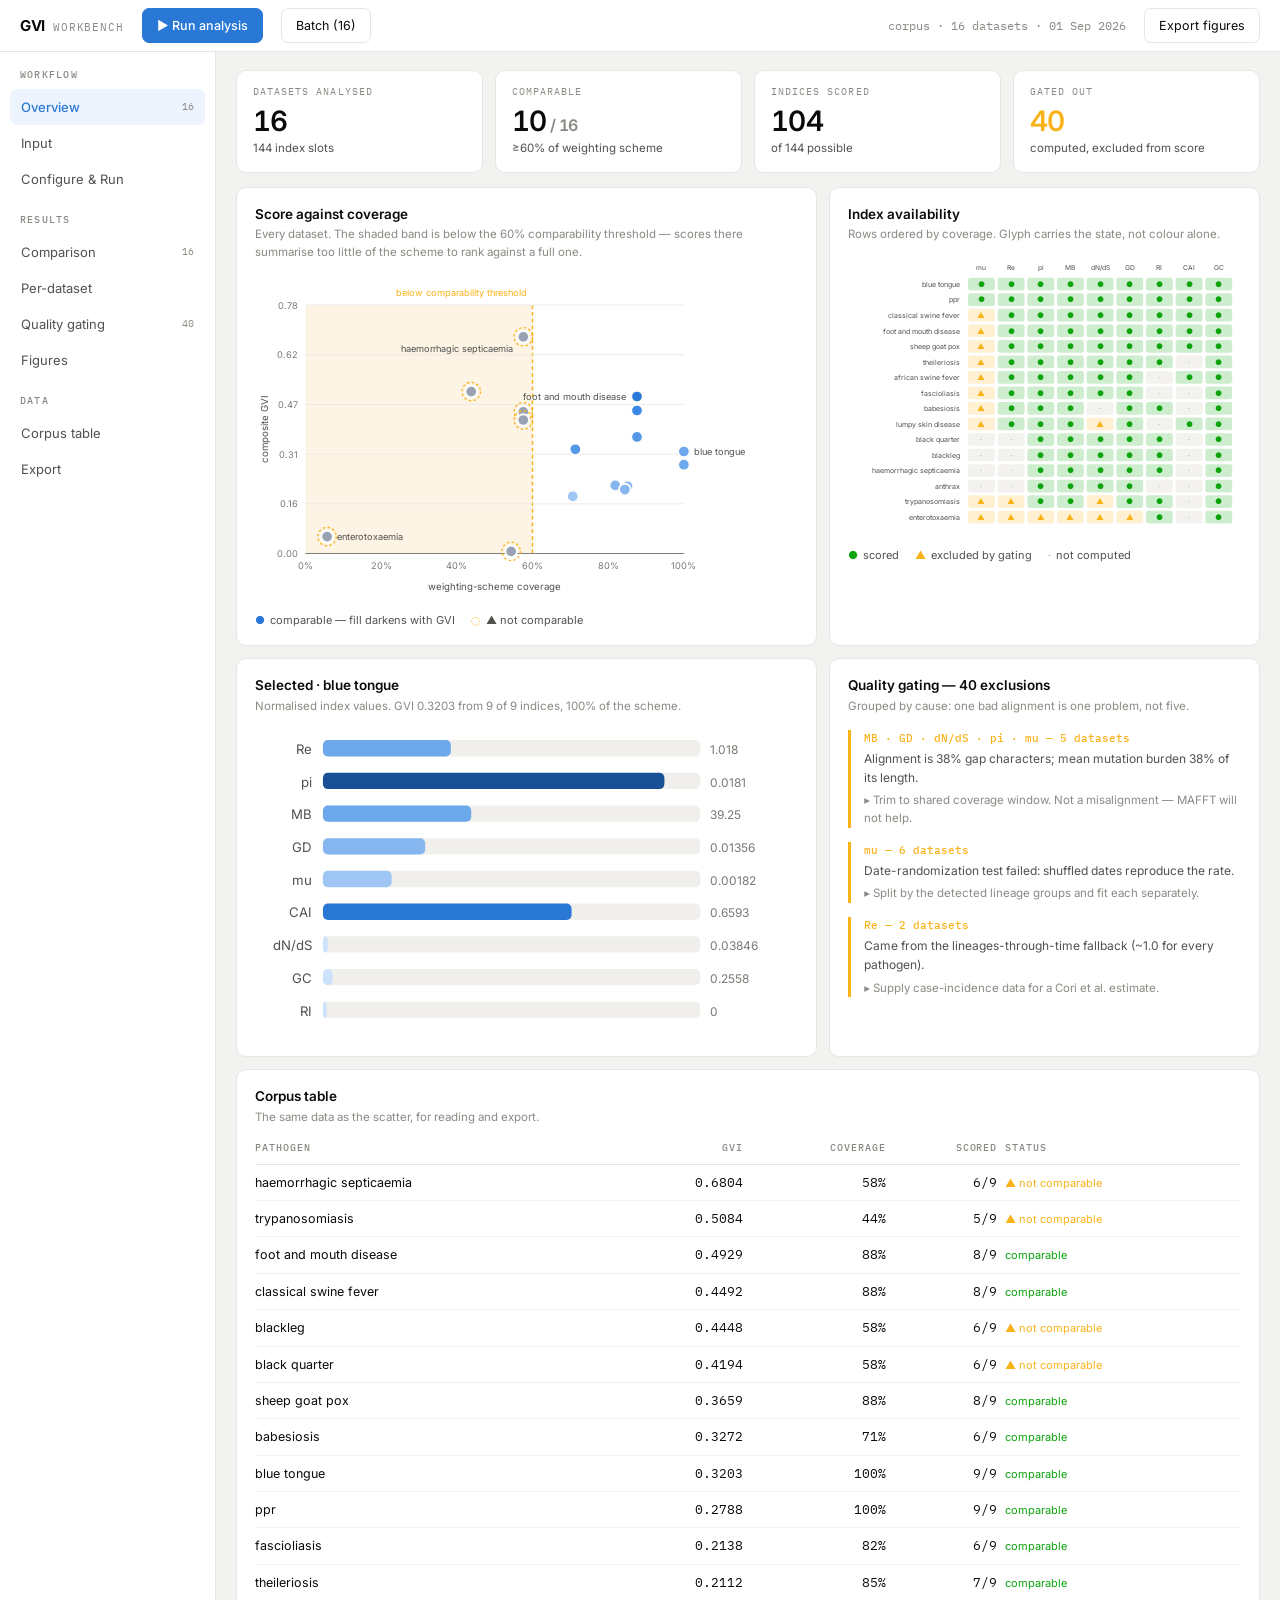
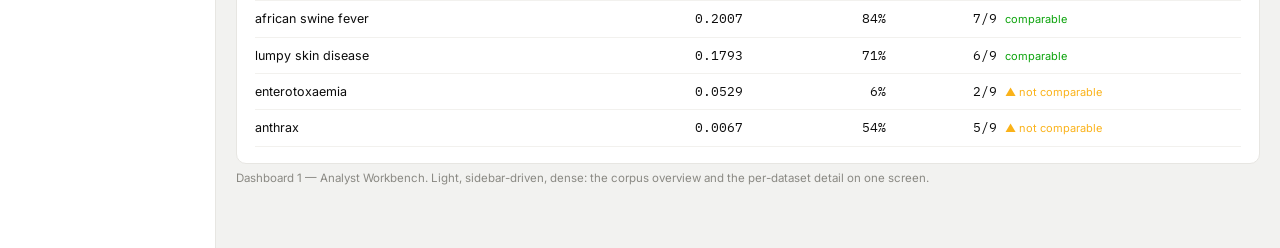
<file: gui_concepts/dashboard-1-workbench.html>
<!doctype html><html lang=en><head><meta charset=utf-8><meta name=viewport content="width=device-width,initial-scale=1">
<title>GVI Workbench — Dashboard 1</title><link rel='preconnect' href='https://fonts.googleapis.com'><link rel='preconnect' href='https://fonts.gstatic.com' crossorigin>
<link href="https://fonts.googleapis.com/css2?family=Inter:wght@400;500;600;700&family=IBM+Plex+Mono:wght@400;500&display=swap" rel=stylesheet>
<style>
:root{--surface-1:#fcfcfb;--bg:#f2f2f0;--panel:#fff;--line:#e7e6e2;--line-2:#f2f1ee;
--text-primary:#0b0b0b;--text-secondary:#52514e;--text-muted:#8a8983;
--good:#0ca30c;--warn:#fab219;--crit:#d03b3b;--accent:#2a78d6;
--sans:'Inter',system-ui,sans-serif;--mono:'IBM Plex Mono',ui-monospace,monospace;}
*{box-sizing:border-box}body{margin:0;background:var(--bg);color:var(--text-primary);font-family:var(--sans);font-size:13.5px;line-height:1.55;-webkit-font-smoothing:antialiased}
.app{display:grid;grid-template-columns:216px 1fr;grid-template-rows:52px 1fr;min-height:100vh}
.top{grid-column:1/-1;display:flex;align-items:center;gap:18px;padding:0 20px;background:var(--panel);border-bottom:1px solid var(--line)}
.brand{font-weight:700;letter-spacing:-.02em;font-size:15px}.brand span{font-family:var(--mono);font-size:10.5px;color:var(--text-muted);font-weight:400;margin-left:8px;letter-spacing:.08em}
.top .sp{flex:1}
.btn{font:inherit;font-size:12.5px;padding:7px 14px;border:1px solid var(--line);background:#fff;border-radius:7px;cursor:pointer;color:var(--text-primary)}
.btn.pri{background:var(--accent);border-color:var(--accent);color:#fff;font-weight:500}
nav{background:var(--panel);border-right:1px solid var(--line);padding:16px 10px}
nav h6{font-family:var(--mono);font-size:9.5px;letter-spacing:.13em;text-transform:uppercase;color:var(--text-muted);margin:16px 0 6px 10px;font-weight:500}
nav h6:first-child{margin-top:0}
nav a{display:flex;justify-content:space-between;align-items:center;padding:8px 11px;border-radius:7px;text-decoration:none;color:var(--text-secondary);font-size:13px}
nav a.on{background:#eef4fd;color:var(--accent);font-weight:500} nav a:hover{background:#f5f5f3}
nav a b{font-family:var(--mono);font-size:10px;font-weight:400;color:var(--text-muted)}
main{padding:18px 20px 60px;overflow:auto}
.kpis{display:grid;grid-template-columns:repeat(4,1fr);gap:12px;margin-bottom:14px}
.kpi{background:var(--panel);border:1px solid var(--line);border-radius:10px;padding:14px 16px}
.kpi .l{font-family:var(--mono);font-size:9.5px;letter-spacing:.11em;text-transform:uppercase;color:var(--text-muted);margin-bottom:7px}
.kpi .v{font-size:28px;font-weight:600;letter-spacing:-.025em;font-variant-numeric:tabular-nums;line-height:1}
.kpi .s{font-size:11.5px;color:var(--text-secondary);margin-top:5px}
.kpi .v.w{color:var(--warn)}
.row{display:grid;grid-template-columns:1.35fr 1fr;gap:12px;margin-bottom:12px}
.card{background:var(--panel);border:1px solid var(--line);border-radius:10px;padding:16px 18px}
.card h3{font-size:13.5px;font-weight:600;margin:0 0 2px}
.card .dek{font-size:11.5px;color:var(--text-muted);margin:0 0 14px}
.lg{display:flex;gap:16px;font-size:11px;color:var(--text-secondary);margin-top:10px;flex-wrap:wrap}
.lg i{font-style:normal;margin-right:5px}
table{width:100%;border-collapse:collapse;font-size:12.5px}
th{font-family:var(--mono);font-size:9.5px;letter-spacing:.1em;text-transform:uppercase;color:var(--text-muted);text-align:left;padding:0 8px 8px 0;border-bottom:1px solid var(--line);font-weight:500}
td{padding:8px 8px 8px 0;border-bottom:1px solid var(--line-2)}
td.n,th.n{text-align:right;font-family:var(--mono);font-variant-numeric:tabular-nums}
.ok{color:var(--good);font-size:11px}.warn{color:var(--warn);font-size:11px}
.gate{border-left:3px solid var(--warn);padding-left:13px;margin-bottom:14px}
.gate .k{font-family:var(--mono);font-size:11px;color:var(--warn);font-weight:500}
.gate .m{font-size:12px;color:var(--text-secondary);margin-top:3px}
.gate .f{font-size:11.5px;color:var(--text-muted);margin-top:5px}
footer{font-size:11.5px;color:var(--text-muted);margin-top:6px}
</style></head><body>
<div class=app>
 <div class=top><div class=brand>GVI<span>WORKBENCH</span></div>
  <button class="btn pri">▶ Run analysis</button><button class=btn>Batch (16)</button>
  <div class=sp></div>
  <span style="font-family:var(--mono);font-size:11.5px;color:var(--text-muted)">corpus · 16 datasets · 01 Sep 2026</span>
  <button class=btn>Export figures</button></div>
 <nav>
  <h6>Workflow</h6>
  <a href=# class=on>Overview<b>16</b></a><a href=#>Input</a><a href=#>Configure &amp; Run</a>
  <h6>Results</h6>
  <a href=#>Comparison<b>16</b></a><a href=#>Per-dataset</a><a href=#>Quality gating<b>40</b></a><a href=#>Figures</a>
  <h6>Data</h6>
  <a href=#>Corpus table</a><a href=#>Export</a>
 </nav>
 <main>
  <div class=kpis>
   <div class=kpi><div class=l>Datasets analysed</div><div class=v>16</div><div class=s>144 index slots</div></div>
   <div class=kpi><div class=l>Comparable</div><div class=v>10<span style="font-size:16px;color:var(--text-muted)"> / 16</span></div><div class=s>&ge;60% of weighting scheme</div></div>
   <div class=kpi><div class=l>Indices scored</div><div class=v>104</div><div class=s>of 144 possible</div></div>
   <div class=kpi><div class=l>Gated out</div><div class="v w">40</div><div class=s>computed, excluded from score</div></div>
  </div>

  <div class=row>
   <div class=card><h3>Score against coverage</h3>
    <p class=dek>Every dataset. The shaded band is below the 60% comparability threshold — scores there summarise too little of the scheme to rank against a full one.</p>
    <svg viewBox='0 0 560 330' width='100%' role='img' aria-label='GVI against weighting-scheme coverage for 16 pathogens'><rect x='52' y='30' width='234.0' height='256' fill='#fdf4e6'/><line x1='286.0' y1='30' x2='286.0' y2='286' stroke='#fab219' stroke-width='1.5' stroke-dasharray='4 3'/><text x='280.0' y='21' font-size='9.5' fill='#fab219' text-anchor='end'>below comparability threshold</text><line x1='52' y1='286.0' x2='442' y2='286.0' stroke='#eceae6' stroke-width='1'/><text x='44' y='289.5' font-size='9.5' fill='#7a7973' text-anchor='end'>0.00</text><line x1='52' y1='234.8' x2='442' y2='234.8' stroke='#eceae6' stroke-width='1'/><text x='44' y='238.3' font-size='9.5' fill='#7a7973' text-anchor='end'>0.16</text><line x1='52' y1='183.6' x2='442' y2='183.6' stroke='#eceae6' stroke-width='1'/><text x='44' y='187.1' font-size='9.5' fill='#7a7973' text-anchor='end'>0.31</text><line x1='52' y1='132.4' x2='442' y2='132.4' stroke='#eceae6' stroke-width='1'/><text x='44' y='135.9' font-size='9.5' fill='#7a7973' text-anchor='end'>0.47</text><line x1='52' y1='81.2' x2='442' y2='81.2' stroke='#eceae6' stroke-width='1'/><text x='44' y='84.7' font-size='9.5' fill='#7a7973' text-anchor='end'>0.62</text><line x1='52' y1='30.0' x2='442' y2='30.0' stroke='#eceae6' stroke-width='1'/><text x='44' y='33.5' font-size='9.5' fill='#7a7973' text-anchor='end'>0.78</text><text x='52.0' y='302' font-size='9.5' fill='#7a7973' text-anchor='middle'>0%</text><text x='130.0' y='302' font-size='9.5' fill='#7a7973' text-anchor='middle'>20%</text><text x='208.0' y='302' font-size='9.5' fill='#7a7973' text-anchor='middle'>40%</text><text x='286.0' y='302' font-size='9.5' fill='#7a7973' text-anchor='middle'>60%</text><text x='364.0' y='302' font-size='9.5' fill='#7a7973' text-anchor='middle'>80%</text><text x='442.0' y='302' font-size='9.5' fill='#7a7973' text-anchor='middle'>100%</text><line x1='52' y1='286' x2='442' y2='286' stroke='#7a7973' stroke-width='1'/><text x='247' y='324' font-size='10' fill='#52514e' text-anchor='middle'>weighting-scheme coverage</text><text transform='translate(13,158) rotate(-90)' font-size='10' fill='#52514e' text-anchor='middle'>composite GVI</text><circle cx='276.5' cy='62.7' r='6' fill='#98a2b3' stroke='#fcfcfb' stroke-width='2'><title>haemorrhagic septicaemia — GVI 0.6804, coverage 58%, NOT comparable</title></circle><circle cx='276.5' cy='62.7' r='9.5' fill='none' stroke='#fab219' stroke-width='1.4' stroke-dasharray='2.5 2.5'/><circle cx='222.9' cy='119.1' r='6' fill='#98a2b3' stroke='#fcfcfb' stroke-width='2'><title>trypanosomiasis — GVI 0.5084, coverage 44%, NOT comparable</title></circle><circle cx='222.9' cy='119.1' r='9.5' fill='none' stroke='#fab219' stroke-width='1.4' stroke-dasharray='2.5 2.5'/><circle cx='393.7' cy='124.2' r='6' fill='#2a78d6' stroke='#fcfcfb' stroke-width='2'><title>foot and mouth disease — GVI 0.4929, coverage 88%, comparable</title></circle><circle cx='393.7' cy='138.6' r='6' fill='#3987e5' stroke='#fcfcfb' stroke-width='2'><title>classical swine fever — GVI 0.4492, coverage 88%, comparable</title></circle><circle cx='276.5' cy='140.0' r='6' fill='#98a2b3' stroke='#fcfcfb' stroke-width='2'><title>blackleg — GVI 0.4448, coverage 58%, NOT comparable</title></circle><circle cx='276.5' cy='140.0' r='9.5' fill='none' stroke='#fab219' stroke-width='1.4' stroke-dasharray='2.5 2.5'/><circle cx='276.5' cy='148.4' r='6' fill='#98a2b3' stroke='#fcfcfb' stroke-width='2'><title>black quarter — GVI 0.4194, coverage 58%, NOT comparable</title></circle><circle cx='276.5' cy='148.4' r='9.5' fill='none' stroke='#fab219' stroke-width='1.4' stroke-dasharray='2.5 2.5'/><circle cx='393.7' cy='165.9' r='6' fill='#5598e7' stroke='#fcfcfb' stroke-width='2'><title>sheep goat pox — GVI 0.3659, coverage 88%, comparable</title></circle><circle cx='330.2' cy='178.6' r='6' fill='#5598e7' stroke='#fcfcfb' stroke-width='2'><title>babesiosis — GVI 0.3272, coverage 71%, comparable</title></circle><circle cx='442.0' cy='180.9' r='6' fill='#6da7ec' stroke='#fcfcfb' stroke-width='2'><title>blue tongue — GVI 0.3203, coverage 100%, comparable</title></circle><circle cx='442.0' cy='194.5' r='6' fill='#6da7ec' stroke='#fcfcfb' stroke-width='2'><title>ppr — GVI 0.2788, coverage 100%, comparable</title></circle><circle cx='371.3' cy='215.8' r='6' fill='#86b6ef' stroke='#fcfcfb' stroke-width='2'><title>fascioliasis — GVI 0.2138, coverage 82%, comparable</title></circle><circle cx='383.9' cy='216.7' r='6' fill='#86b6ef' stroke='#fcfcfb' stroke-width='2'><title>theileriosis — GVI 0.2112, coverage 85%, comparable</title></circle><circle cx='381.2' cy='220.1' r='6' fill='#86b6ef' stroke='#fcfcfb' stroke-width='2'><title>african swine fever — GVI 0.2007, coverage 84%, comparable</title></circle><circle cx='327.5' cy='227.2' r='6' fill='#9ec5f4' stroke='#fcfcfb' stroke-width='2'><title>lumpy skin disease — GVI 0.1793, coverage 71%, comparable</title></circle><circle cx='74.3' cy='268.6' r='6' fill='#98a2b3' stroke='#fcfcfb' stroke-width='2'><title>enterotoxaemia — GVI 0.0529, coverage 6%, NOT comparable</title></circle><circle cx='74.3' cy='268.6' r='9.5' fill='none' stroke='#fab219' stroke-width='1.4' stroke-dasharray='2.5 2.5'/><circle cx='264.0' cy='283.8' r='6' fill='#98a2b3' stroke='#fcfcfb' stroke-width='2'><title>anthrax — GVI 0.0067, coverage 54%, NOT comparable</title></circle><circle cx='264.0' cy='283.8' r='9.5' fill='none' stroke='#fab219' stroke-width='1.4' stroke-dasharray='2.5 2.5'/><text x='84.3' y='272.6' font-size='9.5' fill='#52514e' text-anchor='start'>enterotoxaemia</text><text x='265.5' y='78.7' font-size='9.5' fill='#52514e' text-anchor='end'>haemorrhagic septicaemia</text><text x='382.7' y='128.2' font-size='9.5' fill='#52514e' text-anchor='end'>foot and mouth disease</text><text x='452.0' y='184.9' font-size='9.5' fill='#52514e' text-anchor='start'>blue tongue</text></svg>
    <div class=lg><span><i style="color:#2a78d6">●</i>comparable — fill darkens with GVI</span><span><i style="color:#fab219">◌</i>▲ not comparable</span></div>
   </div>
   <div class=card><h3>Index availability</h3>
    <p class=dek>Rows ordered by coverage. Glyph carries the state, not colour alone.</p>
    <svg viewBox='0 0 556 386' width='100%' role='img' aria-label='Which indices were scored, excluded or not computed for each pathogen'><text x='189' y='17' font-size='9.5' fill='#52514e' text-anchor='middle'>mu</text><text x='231' y='17' font-size='9.5' fill='#52514e' text-anchor='middle'>Re</text><text x='273' y='17' font-size='9.5' fill='#52514e' text-anchor='middle'>pi</text><text x='315' y='17' font-size='9.5' fill='#52514e' text-anchor='middle'>MB</text><text x='357' y='17' font-size='9.5' fill='#52514e' text-anchor='middle'>dN/dS</text><text x='399' y='17' font-size='9.5' fill='#52514e' text-anchor='middle'>GD</text><text x='441' y='17' font-size='9.5' fill='#52514e' text-anchor='middle'>RI</text><text x='483' y='17' font-size='9.5' fill='#52514e' text-anchor='middle'>CAI</text><text x='525' y='17' font-size='9.5' fill='#52514e' text-anchor='middle'>GC</text><text x='158' y='41' font-size='10' fill='#52514e' text-anchor='end'>blue tongue</text><rect x='170' y='28' width='38' height='18' rx='3' fill='#0ca30c' opacity='0.2'/><text x='189' y='41' font-size='11' fill='#0ca30c' text-anchor='middle'>●<title>blue tongue · mu — scored</title></text><rect x='212' y='28' width='38' height='18' rx='3' fill='#0ca30c' opacity='0.2'/><text x='231' y='41' font-size='11' fill='#0ca30c' text-anchor='middle'>●<title>blue tongue · Re — scored</title></text><rect x='254' y='28' width='38' height='18' rx='3' fill='#0ca30c' opacity='0.2'/><text x='273' y='41' font-size='11' fill='#0ca30c' text-anchor='middle'>●<title>blue tongue · pi — scored</title></text><rect x='296' y='28' width='38' height='18' rx='3' fill='#0ca30c' opacity='0.2'/><text x='315' y='41' font-size='11' fill='#0ca30c' text-anchor='middle'>●<title>blue tongue · MB — scored</title></text><rect x='338' y='28' width='38' height='18' rx='3' fill='#0ca30c' opacity='0.2'/><text x='357' y='41' font-size='11' fill='#0ca30c' text-anchor='middle'>●<title>blue tongue · dN/dS — scored</title></text><rect x='380' y='28' width='38' height='18' rx='3' fill='#0ca30c' opacity='0.2'/><text x='399' y='41' font-size='11' fill='#0ca30c' text-anchor='middle'>●<title>blue tongue · GD — scored</title></text><rect x='422' y='28' width='38' height='18' rx='3' fill='#0ca30c' opacity='0.2'/><text x='441' y='41' font-size='11' fill='#0ca30c' text-anchor='middle'>●<title>blue tongue · RI — scored</title></text><rect x='464' y='28' width='38' height='18' rx='3' fill='#0ca30c' opacity='0.2'/><text x='483' y='41' font-size='11' fill='#0ca30c' text-anchor='middle'>●<title>blue tongue · CAI — scored</title></text><rect x='506' y='28' width='38' height='18' rx='3' fill='#0ca30c' opacity='0.2'/><text x='525' y='41' font-size='11' fill='#0ca30c' text-anchor='middle'>●<title>blue tongue · GC — scored</title></text><text x='158' y='63' font-size='10' fill='#52514e' text-anchor='end'>ppr</text><rect x='170' y='50' width='38' height='18' rx='3' fill='#0ca30c' opacity='0.2'/><text x='189' y='63' font-size='11' fill='#0ca30c' text-anchor='middle'>●<title>ppr · mu — scored</title></text><rect x='212' y='50' width='38' height='18' rx='3' fill='#0ca30c' opacity='0.2'/><text x='231' y='63' font-size='11' fill='#0ca30c' text-anchor='middle'>●<title>ppr · Re — scored</title></text><rect x='254' y='50' width='38' height='18' rx='3' fill='#0ca30c' opacity='0.2'/><text x='273' y='63' font-size='11' fill='#0ca30c' text-anchor='middle'>●<title>ppr · pi — scored</title></text><rect x='296' y='50' width='38' height='18' rx='3' fill='#0ca30c' opacity='0.2'/><text x='315' y='63' font-size='11' fill='#0ca30c' text-anchor='middle'>●<title>ppr · MB — scored</title></text><rect x='338' y='50' width='38' height='18' rx='3' fill='#0ca30c' opacity='0.2'/><text x='357' y='63' font-size='11' fill='#0ca30c' text-anchor='middle'>●<title>ppr · dN/dS — scored</title></text><rect x='380' y='50' width='38' height='18' rx='3' fill='#0ca30c' opacity='0.2'/><text x='399' y='63' font-size='11' fill='#0ca30c' text-anchor='middle'>●<title>ppr · GD — scored</title></text><rect x='422' y='50' width='38' height='18' rx='3' fill='#0ca30c' opacity='0.2'/><text x='441' y='63' font-size='11' fill='#0ca30c' text-anchor='middle'>●<title>ppr · RI — scored</title></text><rect x='464' y='50' width='38' height='18' rx='3' fill='#0ca30c' opacity='0.2'/><text x='483' y='63' font-size='11' fill='#0ca30c' text-anchor='middle'>●<title>ppr · CAI — scored</title></text><rect x='506' y='50' width='38' height='18' rx='3' fill='#0ca30c' opacity='0.2'/><text x='525' y='63' font-size='11' fill='#0ca30c' text-anchor='middle'>●<title>ppr · GC — scored</title></text><text x='158' y='85' font-size='10' fill='#52514e' text-anchor='end'>classical swine fever</text><rect x='170' y='72' width='38' height='18' rx='3' fill='#fab219' opacity='0.2'/><text x='189' y='85' font-size='11' fill='#fab219' text-anchor='middle'>▲<title>classical swine fever · mu — excluded</title></text><rect x='212' y='72' width='38' height='18' rx='3' fill='#0ca30c' opacity='0.2'/><text x='231' y='85' font-size='11' fill='#0ca30c' text-anchor='middle'>●<title>classical swine fever · Re — scored</title></text><rect x='254' y='72' width='38' height='18' rx='3' fill='#0ca30c' opacity='0.2'/><text x='273' y='85' font-size='11' fill='#0ca30c' text-anchor='middle'>●<title>classical swine fever · pi — scored</title></text><rect x='296' y='72' width='38' height='18' rx='3' fill='#0ca30c' opacity='0.2'/><text x='315' y='85' font-size='11' fill='#0ca30c' text-anchor='middle'>●<title>classical swine fever · MB — scored</title></text><rect x='338' y='72' width='38' height='18' rx='3' fill='#0ca30c' opacity='0.2'/><text x='357' y='85' font-size='11' fill='#0ca30c' text-anchor='middle'>●<title>classical swine fever · dN/dS — scored</title></text><rect x='380' y='72' width='38' height='18' rx='3' fill='#0ca30c' opacity='0.2'/><text x='399' y='85' font-size='11' fill='#0ca30c' text-anchor='middle'>●<title>classical swine fever · GD — scored</title></text><rect x='422' y='72' width='38' height='18' rx='3' fill='#0ca30c' opacity='0.2'/><text x='441' y='85' font-size='11' fill='#0ca30c' text-anchor='middle'>●<title>classical swine fever · RI — scored</title></text><rect x='464' y='72' width='38' height='18' rx='3' fill='#0ca30c' opacity='0.2'/><text x='483' y='85' font-size='11' fill='#0ca30c' text-anchor='middle'>●<title>classical swine fever · CAI — scored</title></text><rect x='506' y='72' width='38' height='18' rx='3' fill='#0ca30c' opacity='0.2'/><text x='525' y='85' font-size='11' fill='#0ca30c' text-anchor='middle'>●<title>classical swine fever · GC — scored</title></text><text x='158' y='107' font-size='10' fill='#52514e' text-anchor='end'>foot and mouth disease</text><rect x='170' y='94' width='38' height='18' rx='3' fill='#fab219' opacity='0.2'/><text x='189' y='107' font-size='11' fill='#fab219' text-anchor='middle'>▲<title>foot and mouth disease · mu — excluded</title></text><rect x='212' y='94' width='38' height='18' rx='3' fill='#0ca30c' opacity='0.2'/><text x='231' y='107' font-size='11' fill='#0ca30c' text-anchor='middle'>●<title>foot and mouth disease · Re — scored</title></text><rect x='254' y='94' width='38' height='18' rx='3' fill='#0ca30c' opacity='0.2'/><text x='273' y='107' font-size='11' fill='#0ca30c' text-anchor='middle'>●<title>foot and mouth disease · pi — scored</title></text><rect x='296' y='94' width='38' height='18' rx='3' fill='#0ca30c' opacity='0.2'/><text x='315' y='107' font-size='11' fill='#0ca30c' text-anchor='middle'>●<title>foot and mouth disease · MB — scored</title></text><rect x='338' y='94' width='38' height='18' rx='3' fill='#0ca30c' opacity='0.2'/><text x='357' y='107' font-size='11' fill='#0ca30c' text-anchor='middle'>●<title>foot and mouth disease · dN/dS — scored</title></text><rect x='380' y='94' width='38' height='18' rx='3' fill='#0ca30c' opacity='0.2'/><text x='399' y='107' font-size='11' fill='#0ca30c' text-anchor='middle'>●<title>foot and mouth disease · GD — scored</title></text><rect x='422' y='94' width='38' height='18' rx='3' fill='#0ca30c' opacity='0.2'/><text x='441' y='107' font-size='11' fill='#0ca30c' text-anchor='middle'>●<title>foot and mouth disease · RI — scored</title></text><rect x='464' y='94' width='38' height='18' rx='3' fill='#0ca30c' opacity='0.2'/><text x='483' y='107' font-size='11' fill='#0ca30c' text-anchor='middle'>●<title>foot and mouth disease · CAI — scored</title></text><rect x='506' y='94' width='38' height='18' rx='3' fill='#0ca30c' opacity='0.2'/><text x='525' y='107' font-size='11' fill='#0ca30c' text-anchor='middle'>●<title>foot and mouth disease · GC — scored</title></text><text x='158' y='129' font-size='10' fill='#52514e' text-anchor='end'>sheep goat pox</text><rect x='170' y='116' width='38' height='18' rx='3' fill='#fab219' opacity='0.2'/><text x='189' y='129' font-size='11' fill='#fab219' text-anchor='middle'>▲<title>sheep goat pox · mu — excluded</title></text><rect x='212' y='116' width='38' height='18' rx='3' fill='#0ca30c' opacity='0.2'/><text x='231' y='129' font-size='11' fill='#0ca30c' text-anchor='middle'>●<title>sheep goat pox · Re — scored</title></text><rect x='254' y='116' width='38' height='18' rx='3' fill='#0ca30c' opacity='0.2'/><text x='273' y='129' font-size='11' fill='#0ca30c' text-anchor='middle'>●<title>sheep goat pox · pi — scored</title></text><rect x='296' y='116' width='38' height='18' rx='3' fill='#0ca30c' opacity='0.2'/><text x='315' y='129' font-size='11' fill='#0ca30c' text-anchor='middle'>●<title>sheep goat pox · MB — scored</title></text><rect x='338' y='116' width='38' height='18' rx='3' fill='#0ca30c' opacity='0.2'/><text x='357' y='129' font-size='11' fill='#0ca30c' text-anchor='middle'>●<title>sheep goat pox · dN/dS — scored</title></text><rect x='380' y='116' width='38' height='18' rx='3' fill='#0ca30c' opacity='0.2'/><text x='399' y='129' font-size='11' fill='#0ca30c' text-anchor='middle'>●<title>sheep goat pox · GD — scored</title></text><rect x='422' y='116' width='38' height='18' rx='3' fill='#0ca30c' opacity='0.2'/><text x='441' y='129' font-size='11' fill='#0ca30c' text-anchor='middle'>●<title>sheep goat pox · RI — scored</title></text><rect x='464' y='116' width='38' height='18' rx='3' fill='#0ca30c' opacity='0.2'/><text x='483' y='129' font-size='11' fill='#0ca30c' text-anchor='middle'>●<title>sheep goat pox · CAI — scored</title></text><rect x='506' y='116' width='38' height='18' rx='3' fill='#0ca30c' opacity='0.2'/><text x='525' y='129' font-size='11' fill='#0ca30c' text-anchor='middle'>●<title>sheep goat pox · GC — scored</title></text><text x='158' y='151' font-size='10' fill='#52514e' text-anchor='end'>theileriosis</text><rect x='170' y='138' width='38' height='18' rx='3' fill='#fab219' opacity='0.2'/><text x='189' y='151' font-size='11' fill='#fab219' text-anchor='middle'>▲<title>theileriosis · mu — excluded</title></text><rect x='212' y='138' width='38' height='18' rx='3' fill='#0ca30c' opacity='0.2'/><text x='231' y='151' font-size='11' fill='#0ca30c' text-anchor='middle'>●<title>theileriosis · Re — scored</title></text><rect x='254' y='138' width='38' height='18' rx='3' fill='#0ca30c' opacity='0.2'/><text x='273' y='151' font-size='11' fill='#0ca30c' text-anchor='middle'>●<title>theileriosis · pi — scored</title></text><rect x='296' y='138' width='38' height='18' rx='3' fill='#0ca30c' opacity='0.2'/><text x='315' y='151' font-size='11' fill='#0ca30c' text-anchor='middle'>●<title>theileriosis · MB — scored</title></text><rect x='338' y='138' width='38' height='18' rx='3' fill='#0ca30c' opacity='0.2'/><text x='357' y='151' font-size='11' fill='#0ca30c' text-anchor='middle'>●<title>theileriosis · dN/dS — scored</title></text><rect x='380' y='138' width='38' height='18' rx='3' fill='#0ca30c' opacity='0.2'/><text x='399' y='151' font-size='11' fill='#0ca30c' text-anchor='middle'>●<title>theileriosis · GD — scored</title></text><rect x='422' y='138' width='38' height='18' rx='3' fill='#0ca30c' opacity='0.2'/><text x='441' y='151' font-size='11' fill='#0ca30c' text-anchor='middle'>●<title>theileriosis · RI — scored</title></text><rect x='464' y='138' width='38' height='18' rx='3' fill='#f3f2ef' opacity='1'/><text x='483' y='151' font-size='11' fill='#98a2b3' text-anchor='middle'>·<title>theileriosis · CAI — not computed</title></text><rect x='506' y='138' width='38' height='18' rx='3' fill='#0ca30c' opacity='0.2'/><text x='525' y='151' font-size='11' fill='#0ca30c' text-anchor='middle'>●<title>theileriosis · GC — scored</title></text><text x='158' y='173' font-size='10' fill='#52514e' text-anchor='end'>african swine fever</text><rect x='170' y='160' width='38' height='18' rx='3' fill='#fab219' opacity='0.2'/><text x='189' y='173' font-size='11' fill='#fab219' text-anchor='middle'>▲<title>african swine fever · mu — excluded</title></text><rect x='212' y='160' width='38' height='18' rx='3' fill='#0ca30c' opacity='0.2'/><text x='231' y='173' font-size='11' fill='#0ca30c' text-anchor='middle'>●<title>african swine fever · Re — scored</title></text><rect x='254' y='160' width='38' height='18' rx='3' fill='#0ca30c' opacity='0.2'/><text x='273' y='173' font-size='11' fill='#0ca30c' text-anchor='middle'>●<title>african swine fever · pi — scored</title></text><rect x='296' y='160' width='38' height='18' rx='3' fill='#0ca30c' opacity='0.2'/><text x='315' y='173' font-size='11' fill='#0ca30c' text-anchor='middle'>●<title>african swine fever · MB — scored</title></text><rect x='338' y='160' width='38' height='18' rx='3' fill='#0ca30c' opacity='0.2'/><text x='357' y='173' font-size='11' fill='#0ca30c' text-anchor='middle'>●<title>african swine fever · dN/dS — scored</title></text><rect x='380' y='160' width='38' height='18' rx='3' fill='#0ca30c' opacity='0.2'/><text x='399' y='173' font-size='11' fill='#0ca30c' text-anchor='middle'>●<title>african swine fever · GD — scored</title></text><rect x='422' y='160' width='38' height='18' rx='3' fill='#f3f2ef' opacity='1'/><text x='441' y='173' font-size='11' fill='#98a2b3' text-anchor='middle'>·<title>african swine fever · RI — not computed</title></text><rect x='464' y='160' width='38' height='18' rx='3' fill='#0ca30c' opacity='0.2'/><text x='483' y='173' font-size='11' fill='#0ca30c' text-anchor='middle'>●<title>african swine fever · CAI — scored</title></text><rect x='506' y='160' width='38' height='18' rx='3' fill='#0ca30c' opacity='0.2'/><text x='525' y='173' font-size='11' fill='#0ca30c' text-anchor='middle'>●<title>african swine fever · GC — scored</title></text><text x='158' y='195' font-size='10' fill='#52514e' text-anchor='end'>fascioliasis</text><rect x='170' y='182' width='38' height='18' rx='3' fill='#fab219' opacity='0.2'/><text x='189' y='195' font-size='11' fill='#fab219' text-anchor='middle'>▲<title>fascioliasis · mu — excluded</title></text><rect x='212' y='182' width='38' height='18' rx='3' fill='#0ca30c' opacity='0.2'/><text x='231' y='195' font-size='11' fill='#0ca30c' text-anchor='middle'>●<title>fascioliasis · Re — scored</title></text><rect x='254' y='182' width='38' height='18' rx='3' fill='#0ca30c' opacity='0.2'/><text x='273' y='195' font-size='11' fill='#0ca30c' text-anchor='middle'>●<title>fascioliasis · pi — scored</title></text><rect x='296' y='182' width='38' height='18' rx='3' fill='#0ca30c' opacity='0.2'/><text x='315' y='195' font-size='11' fill='#0ca30c' text-anchor='middle'>●<title>fascioliasis · MB — scored</title></text><rect x='338' y='182' width='38' height='18' rx='3' fill='#0ca30c' opacity='0.2'/><text x='357' y='195' font-size='11' fill='#0ca30c' text-anchor='middle'>●<title>fascioliasis · dN/dS — scored</title></text><rect x='380' y='182' width='38' height='18' rx='3' fill='#0ca30c' opacity='0.2'/><text x='399' y='195' font-size='11' fill='#0ca30c' text-anchor='middle'>●<title>fascioliasis · GD — scored</title></text><rect x='422' y='182' width='38' height='18' rx='3' fill='#f3f2ef' opacity='1'/><text x='441' y='195' font-size='11' fill='#98a2b3' text-anchor='middle'>·<title>fascioliasis · RI — not computed</title></text><rect x='464' y='182' width='38' height='18' rx='3' fill='#f3f2ef' opacity='1'/><text x='483' y='195' font-size='11' fill='#98a2b3' text-anchor='middle'>·<title>fascioliasis · CAI — not computed</title></text><rect x='506' y='182' width='38' height='18' rx='3' fill='#0ca30c' opacity='0.2'/><text x='525' y='195' font-size='11' fill='#0ca30c' text-anchor='middle'>●<title>fascioliasis · GC — scored</title></text><text x='158' y='217' font-size='10' fill='#52514e' text-anchor='end'>babesiosis</text><rect x='170' y='204' width='38' height='18' rx='3' fill='#fab219' opacity='0.2'/><text x='189' y='217' font-size='11' fill='#fab219' text-anchor='middle'>▲<title>babesiosis · mu — excluded</title></text><rect x='212' y='204' width='38' height='18' rx='3' fill='#0ca30c' opacity='0.2'/><text x='231' y='217' font-size='11' fill='#0ca30c' text-anchor='middle'>●<title>babesiosis · Re — scored</title></text><rect x='254' y='204' width='38' height='18' rx='3' fill='#0ca30c' opacity='0.2'/><text x='273' y='217' font-size='11' fill='#0ca30c' text-anchor='middle'>●<title>babesiosis · pi — scored</title></text><rect x='296' y='204' width='38' height='18' rx='3' fill='#0ca30c' opacity='0.2'/><text x='315' y='217' font-size='11' fill='#0ca30c' text-anchor='middle'>●<title>babesiosis · MB — scored</title></text><rect x='338' y='204' width='38' height='18' rx='3' fill='#f3f2ef' opacity='1'/><text x='357' y='217' font-size='11' fill='#98a2b3' text-anchor='middle'>·<title>babesiosis · dN/dS — not computed</title></text><rect x='380' y='204' width='38' height='18' rx='3' fill='#0ca30c' opacity='0.2'/><text x='399' y='217' font-size='11' fill='#0ca30c' text-anchor='middle'>●<title>babesiosis · GD — scored</title></text><rect x='422' y='204' width='38' height='18' rx='3' fill='#0ca30c' opacity='0.2'/><text x='441' y='217' font-size='11' fill='#0ca30c' text-anchor='middle'>●<title>babesiosis · RI — scored</title></text><rect x='464' y='204' width='38' height='18' rx='3' fill='#f3f2ef' opacity='1'/><text x='483' y='217' font-size='11' fill='#98a2b3' text-anchor='middle'>·<title>babesiosis · CAI — not computed</title></text><rect x='506' y='204' width='38' height='18' rx='3' fill='#0ca30c' opacity='0.2'/><text x='525' y='217' font-size='11' fill='#0ca30c' text-anchor='middle'>●<title>babesiosis · GC — scored</title></text><text x='158' y='239' font-size='10' fill='#52514e' text-anchor='end'>lumpy skin disease</text><rect x='170' y='226' width='38' height='18' rx='3' fill='#fab219' opacity='0.2'/><text x='189' y='239' font-size='11' fill='#fab219' text-anchor='middle'>▲<title>lumpy skin disease · mu — excluded</title></text><rect x='212' y='226' width='38' height='18' rx='3' fill='#0ca30c' opacity='0.2'/><text x='231' y='239' font-size='11' fill='#0ca30c' text-anchor='middle'>●<title>lumpy skin disease · Re — scored</title></text><rect x='254' y='226' width='38' height='18' rx='3' fill='#0ca30c' opacity='0.2'/><text x='273' y='239' font-size='11' fill='#0ca30c' text-anchor='middle'>●<title>lumpy skin disease · pi — scored</title></text><rect x='296' y='226' width='38' height='18' rx='3' fill='#0ca30c' opacity='0.2'/><text x='315' y='239' font-size='11' fill='#0ca30c' text-anchor='middle'>●<title>lumpy skin disease · MB — scored</title></text><rect x='338' y='226' width='38' height='18' rx='3' fill='#fab219' opacity='0.2'/><text x='357' y='239' font-size='11' fill='#fab219' text-anchor='middle'>▲<title>lumpy skin disease · dN/dS — excluded</title></text><rect x='380' y='226' width='38' height='18' rx='3' fill='#0ca30c' opacity='0.2'/><text x='399' y='239' font-size='11' fill='#0ca30c' text-anchor='middle'>●<title>lumpy skin disease · GD — scored</title></text><rect x='422' y='226' width='38' height='18' rx='3' fill='#f3f2ef' opacity='1'/><text x='441' y='239' font-size='11' fill='#98a2b3' text-anchor='middle'>·<title>lumpy skin disease · RI — not computed</title></text><rect x='464' y='226' width='38' height='18' rx='3' fill='#0ca30c' opacity='0.2'/><text x='483' y='239' font-size='11' fill='#0ca30c' text-anchor='middle'>●<title>lumpy skin disease · CAI — scored</title></text><rect x='506' y='226' width='38' height='18' rx='3' fill='#0ca30c' opacity='0.2'/><text x='525' y='239' font-size='11' fill='#0ca30c' text-anchor='middle'>●<title>lumpy skin disease · GC — scored</title></text><text x='158' y='261' font-size='10' fill='#52514e' text-anchor='end'>black quarter</text><rect x='170' y='248' width='38' height='18' rx='3' fill='#f3f2ef' opacity='1'/><text x='189' y='261' font-size='11' fill='#98a2b3' text-anchor='middle'>·<title>black quarter · mu — not computed</title></text><rect x='212' y='248' width='38' height='18' rx='3' fill='#f3f2ef' opacity='1'/><text x='231' y='261' font-size='11' fill='#98a2b3' text-anchor='middle'>·<title>black quarter · Re — not computed</title></text><rect x='254' y='248' width='38' height='18' rx='3' fill='#0ca30c' opacity='0.2'/><text x='273' y='261' font-size='11' fill='#0ca30c' text-anchor='middle'>●<title>black quarter · pi — scored</title></text><rect x='296' y='248' width='38' height='18' rx='3' fill='#0ca30c' opacity='0.2'/><text x='315' y='261' font-size='11' fill='#0ca30c' text-anchor='middle'>●<title>black quarter · MB — scored</title></text><rect x='338' y='248' width='38' height='18' rx='3' fill='#0ca30c' opacity='0.2'/><text x='357' y='261' font-size='11' fill='#0ca30c' text-anchor='middle'>●<title>black quarter · dN/dS — scored</title></text><rect x='380' y='248' width='38' height='18' rx='3' fill='#0ca30c' opacity='0.2'/><text x='399' y='261' font-size='11' fill='#0ca30c' text-anchor='middle'>●<title>black quarter · GD — scored</title></text><rect x='422' y='248' width='38' height='18' rx='3' fill='#0ca30c' opacity='0.2'/><text x='441' y='261' font-size='11' fill='#0ca30c' text-anchor='middle'>●<title>black quarter · RI — scored</title></text><rect x='464' y='248' width='38' height='18' rx='3' fill='#f3f2ef' opacity='1'/><text x='483' y='261' font-size='11' fill='#98a2b3' text-anchor='middle'>·<title>black quarter · CAI — not computed</title></text><rect x='506' y='248' width='38' height='18' rx='3' fill='#0ca30c' opacity='0.2'/><text x='525' y='261' font-size='11' fill='#0ca30c' text-anchor='middle'>●<title>black quarter · GC — scored</title></text><text x='158' y='283' font-size='10' fill='#52514e' text-anchor='end'>blackleg</text><rect x='170' y='270' width='38' height='18' rx='3' fill='#f3f2ef' opacity='1'/><text x='189' y='283' font-size='11' fill='#98a2b3' text-anchor='middle'>·<title>blackleg · mu — not computed</title></text><rect x='212' y='270' width='38' height='18' rx='3' fill='#f3f2ef' opacity='1'/><text x='231' y='283' font-size='11' fill='#98a2b3' text-anchor='middle'>·<title>blackleg · Re — not computed</title></text><rect x='254' y='270' width='38' height='18' rx='3' fill='#0ca30c' opacity='0.2'/><text x='273' y='283' font-size='11' fill='#0ca30c' text-anchor='middle'>●<title>blackleg · pi — scored</title></text><rect x='296' y='270' width='38' height='18' rx='3' fill='#0ca30c' opacity='0.2'/><text x='315' y='283' font-size='11' fill='#0ca30c' text-anchor='middle'>●<title>blackleg · MB — scored</title></text><rect x='338' y='270' width='38' height='18' rx='3' fill='#0ca30c' opacity='0.2'/><text x='357' y='283' font-size='11' fill='#0ca30c' text-anchor='middle'>●<title>blackleg · dN/dS — scored</title></text><rect x='380' y='270' width='38' height='18' rx='3' fill='#0ca30c' opacity='0.2'/><text x='399' y='283' font-size='11' fill='#0ca30c' text-anchor='middle'>●<title>blackleg · GD — scored</title></text><rect x='422' y='270' width='38' height='18' rx='3' fill='#0ca30c' opacity='0.2'/><text x='441' y='283' font-size='11' fill='#0ca30c' text-anchor='middle'>●<title>blackleg · RI — scored</title></text><rect x='464' y='270' width='38' height='18' rx='3' fill='#f3f2ef' opacity='1'/><text x='483' y='283' font-size='11' fill='#98a2b3' text-anchor='middle'>·<title>blackleg · CAI — not computed</title></text><rect x='506' y='270' width='38' height='18' rx='3' fill='#0ca30c' opacity='0.2'/><text x='525' y='283' font-size='11' fill='#0ca30c' text-anchor='middle'>●<title>blackleg · GC — scored</title></text><text x='158' y='305' font-size='10' fill='#52514e' text-anchor='end'>haemorrhagic septicaemia</text><rect x='170' y='292' width='38' height='18' rx='3' fill='#f3f2ef' opacity='1'/><text x='189' y='305' font-size='11' fill='#98a2b3' text-anchor='middle'>·<title>haemorrhagic septicaemia · mu — not computed</title></text><rect x='212' y='292' width='38' height='18' rx='3' fill='#f3f2ef' opacity='1'/><text x='231' y='305' font-size='11' fill='#98a2b3' text-anchor='middle'>·<title>haemorrhagic septicaemia · Re — not computed</title></text><rect x='254' y='292' width='38' height='18' rx='3' fill='#0ca30c' opacity='0.2'/><text x='273' y='305' font-size='11' fill='#0ca30c' text-anchor='middle'>●<title>haemorrhagic septicaemia · pi — scored</title></text><rect x='296' y='292' width='38' height='18' rx='3' fill='#0ca30c' opacity='0.2'/><text x='315' y='305' font-size='11' fill='#0ca30c' text-anchor='middle'>●<title>haemorrhagic septicaemia · MB — scored</title></text><rect x='338' y='292' width='38' height='18' rx='3' fill='#0ca30c' opacity='0.2'/><text x='357' y='305' font-size='11' fill='#0ca30c' text-anchor='middle'>●<title>haemorrhagic septicaemia · dN/dS — scored</title></text><rect x='380' y='292' width='38' height='18' rx='3' fill='#0ca30c' opacity='0.2'/><text x='399' y='305' font-size='11' fill='#0ca30c' text-anchor='middle'>●<title>haemorrhagic septicaemia · GD — scored</title></text><rect x='422' y='292' width='38' height='18' rx='3' fill='#0ca30c' opacity='0.2'/><text x='441' y='305' font-size='11' fill='#0ca30c' text-anchor='middle'>●<title>haemorrhagic septicaemia · RI — scored</title></text><rect x='464' y='292' width='38' height='18' rx='3' fill='#f3f2ef' opacity='1'/><text x='483' y='305' font-size='11' fill='#98a2b3' text-anchor='middle'>·<title>haemorrhagic septicaemia · CAI — not computed</title></text><rect x='506' y='292' width='38' height='18' rx='3' fill='#0ca30c' opacity='0.2'/><text x='525' y='305' font-size='11' fill='#0ca30c' text-anchor='middle'>●<title>haemorrhagic septicaemia · GC — scored</title></text><text x='158' y='327' font-size='10' fill='#52514e' text-anchor='end'>anthrax</text><rect x='170' y='314' width='38' height='18' rx='3' fill='#f3f2ef' opacity='1'/><text x='189' y='327' font-size='11' fill='#98a2b3' text-anchor='middle'>·<title>anthrax · mu — not computed</title></text><rect x='212' y='314' width='38' height='18' rx='3' fill='#f3f2ef' opacity='1'/><text x='231' y='327' font-size='11' fill='#98a2b3' text-anchor='middle'>·<title>anthrax · Re — not computed</title></text><rect x='254' y='314' width='38' height='18' rx='3' fill='#0ca30c' opacity='0.2'/><text x='273' y='327' font-size='11' fill='#0ca30c' text-anchor='middle'>●<title>anthrax · pi — scored</title></text><rect x='296' y='314' width='38' height='18' rx='3' fill='#0ca30c' opacity='0.2'/><text x='315' y='327' font-size='11' fill='#0ca30c' text-anchor='middle'>●<title>anthrax · MB — scored</title></text><rect x='338' y='314' width='38' height='18' rx='3' fill='#0ca30c' opacity='0.2'/><text x='357' y='327' font-size='11' fill='#0ca30c' text-anchor='middle'>●<title>anthrax · dN/dS — scored</title></text><rect x='380' y='314' width='38' height='18' rx='3' fill='#0ca30c' opacity='0.2'/><text x='399' y='327' font-size='11' fill='#0ca30c' text-anchor='middle'>●<title>anthrax · GD — scored</title></text><rect x='422' y='314' width='38' height='18' rx='3' fill='#f3f2ef' opacity='1'/><text x='441' y='327' font-size='11' fill='#98a2b3' text-anchor='middle'>·<title>anthrax · RI — not computed</title></text><rect x='464' y='314' width='38' height='18' rx='3' fill='#f3f2ef' opacity='1'/><text x='483' y='327' font-size='11' fill='#98a2b3' text-anchor='middle'>·<title>anthrax · CAI — not computed</title></text><rect x='506' y='314' width='38' height='18' rx='3' fill='#0ca30c' opacity='0.2'/><text x='525' y='327' font-size='11' fill='#0ca30c' text-anchor='middle'>●<title>anthrax · GC — scored</title></text><text x='158' y='349' font-size='10' fill='#52514e' text-anchor='end'>trypanosomiasis</text><rect x='170' y='336' width='38' height='18' rx='3' fill='#fab219' opacity='0.2'/><text x='189' y='349' font-size='11' fill='#fab219' text-anchor='middle'>▲<title>trypanosomiasis · mu — excluded</title></text><rect x='212' y='336' width='38' height='18' rx='3' fill='#fab219' opacity='0.2'/><text x='231' y='349' font-size='11' fill='#fab219' text-anchor='middle'>▲<title>trypanosomiasis · Re — excluded</title></text><rect x='254' y='336' width='38' height='18' rx='3' fill='#0ca30c' opacity='0.2'/><text x='273' y='349' font-size='11' fill='#0ca30c' text-anchor='middle'>●<title>trypanosomiasis · pi — scored</title></text><rect x='296' y='336' width='38' height='18' rx='3' fill='#0ca30c' opacity='0.2'/><text x='315' y='349' font-size='11' fill='#0ca30c' text-anchor='middle'>●<title>trypanosomiasis · MB — scored</title></text><rect x='338' y='336' width='38' height='18' rx='3' fill='#fab219' opacity='0.2'/><text x='357' y='349' font-size='11' fill='#fab219' text-anchor='middle'>▲<title>trypanosomiasis · dN/dS — excluded</title></text><rect x='380' y='336' width='38' height='18' rx='3' fill='#0ca30c' opacity='0.2'/><text x='399' y='349' font-size='11' fill='#0ca30c' text-anchor='middle'>●<title>trypanosomiasis · GD — scored</title></text><rect x='422' y='336' width='38' height='18' rx='3' fill='#0ca30c' opacity='0.2'/><text x='441' y='349' font-size='11' fill='#0ca30c' text-anchor='middle'>●<title>trypanosomiasis · RI — scored</title></text><rect x='464' y='336' width='38' height='18' rx='3' fill='#f3f2ef' opacity='1'/><text x='483' y='349' font-size='11' fill='#98a2b3' text-anchor='middle'>·<title>trypanosomiasis · CAI — not computed</title></text><rect x='506' y='336' width='38' height='18' rx='3' fill='#0ca30c' opacity='0.2'/><text x='525' y='349' font-size='11' fill='#0ca30c' text-anchor='middle'>●<title>trypanosomiasis · GC — scored</title></text><text x='158' y='371' font-size='10' fill='#52514e' text-anchor='end'>enterotoxaemia</text><rect x='170' y='358' width='38' height='18' rx='3' fill='#fab219' opacity='0.2'/><text x='189' y='371' font-size='11' fill='#fab219' text-anchor='middle'>▲<title>enterotoxaemia · mu — excluded</title></text><rect x='212' y='358' width='38' height='18' rx='3' fill='#fab219' opacity='0.2'/><text x='231' y='371' font-size='11' fill='#fab219' text-anchor='middle'>▲<title>enterotoxaemia · Re — excluded</title></text><rect x='254' y='358' width='38' height='18' rx='3' fill='#fab219' opacity='0.2'/><text x='273' y='371' font-size='11' fill='#fab219' text-anchor='middle'>▲<title>enterotoxaemia · pi — excluded</title></text><rect x='296' y='358' width='38' height='18' rx='3' fill='#fab219' opacity='0.2'/><text x='315' y='371' font-size='11' fill='#fab219' text-anchor='middle'>▲<title>enterotoxaemia · MB — excluded</title></text><rect x='338' y='358' width='38' height='18' rx='3' fill='#fab219' opacity='0.2'/><text x='357' y='371' font-size='11' fill='#fab219' text-anchor='middle'>▲<title>enterotoxaemia · dN/dS — excluded</title></text><rect x='380' y='358' width='38' height='18' rx='3' fill='#fab219' opacity='0.2'/><text x='399' y='371' font-size='11' fill='#fab219' text-anchor='middle'>▲<title>enterotoxaemia · GD — excluded</title></text><rect x='422' y='358' width='38' height='18' rx='3' fill='#0ca30c' opacity='0.2'/><text x='441' y='371' font-size='11' fill='#0ca30c' text-anchor='middle'>●<title>enterotoxaemia · RI — scored</title></text><rect x='464' y='358' width='38' height='18' rx='3' fill='#f3f2ef' opacity='1'/><text x='483' y='371' font-size='11' fill='#98a2b3' text-anchor='middle'>·<title>enterotoxaemia · CAI — not computed</title></text><rect x='506' y='358' width='38' height='18' rx='3' fill='#0ca30c' opacity='0.2'/><text x='525' y='371' font-size='11' fill='#0ca30c' text-anchor='middle'>●<title>enterotoxaemia · GC — scored</title></text></svg>
    <div class=lg><span><i style="color:#0ca30c">●</i>scored</span><span><i style="color:#fab219">▲</i>excluded by gating</span><span><i style="color:#98a2b3">·</i>not computed</span></div>
   </div>
  </div>

  <div class=row>
   <div class=card><h3>Selected · blue tongue</h3>
    <p class=dek>Normalised index values. GVI 0.3203 from 9 of 9 indices, 100% of the scheme.</p>
    <svg viewBox='0 0 432 242' width='100%' role='img' aria-label='Normalised index values for blue tongue'><text x='45' y='19' font-size='10.5' fill='#52514e' text-anchor='end'>Re</text><rect x='54' y='8' width='300' height='13' rx='4' fill='#f0efec'/><rect x='54' y='8' width='101.7' height='13' rx='4' fill='#6da7ec'/><text x='362' y='19' font-size='9.5' fill='#7a7973'>1.018</text><text x='45' y='45' font-size='10.5' fill='#52514e' text-anchor='end'>pi</text><rect x='54' y='34' width='300' height='13' rx='4' fill='#f0efec'/><rect x='54' y='34' width='271.5' height='13' rx='4' fill='#184f95'/><text x='362' y='45' font-size='9.5' fill='#7a7973'>0.0181</text><text x='45' y='71' font-size='10.5' fill='#52514e' text-anchor='end'>MB</text><rect x='54' y='60' width='300' height='13' rx='4' fill='#f0efec'/><rect x='54' y='60' width='117.9' height='13' rx='4' fill='#6da7ec'/><text x='362' y='71' font-size='9.5' fill='#7a7973'>39.25</text><text x='45' y='97' font-size='10.5' fill='#52514e' text-anchor='end'>GD</text><rect x='54' y='86' width='300' height='13' rx='4' fill='#f0efec'/><rect x='54' y='86' width='81.3' height='13' rx='4' fill='#86b6ef'/><text x='362' y='97' font-size='9.5' fill='#7a7973'>0.01356</text><text x='45' y='123' font-size='10.5' fill='#52514e' text-anchor='end'>mu</text><rect x='54' y='112' width='300' height='13' rx='4' fill='#f0efec'/><rect x='54' y='112' width='54.6' height='13' rx='4' fill='#9ec5f4'/><text x='362' y='123' font-size='9.5' fill='#7a7973'>0.00182</text><text x='45' y='149' font-size='10.5' fill='#52514e' text-anchor='end'>CAI</text><rect x='54' y='138' width='300' height='13' rx='4' fill='#f0efec'/><rect x='54' y='138' width='197.7' height='13' rx='4' fill='#2a78d6'/><text x='362' y='149' font-size='9.5' fill='#7a7973'>0.6593</text><text x='45' y='175' font-size='10.5' fill='#52514e' text-anchor='end'>dN/dS</text><rect x='54' y='164' width='300' height='13' rx='4' fill='#f0efec'/><rect x='54' y='164' width='3.9' height='13' rx='4' fill='#cde2fb'/><text x='362' y='175' font-size='9.5' fill='#7a7973'>0.03846</text><text x='45' y='201' font-size='10.5' fill='#52514e' text-anchor='end'>GC</text><rect x='54' y='190' width='300' height='13' rx='4' fill='#f0efec'/><rect x='54' y='190' width='7.8' height='13' rx='4' fill='#cde2fb'/><text x='362' y='201' font-size='9.5' fill='#7a7973'>0.2558</text><text x='45' y='227' font-size='10.5' fill='#52514e' text-anchor='end'>RI</text><rect x='54' y='216' width='300' height='13' rx='4' fill='#f0efec'/><rect x='54' y='216' width='3.0' height='13' rx='4' fill='#cde2fb'/><text x='362' y='227' font-size='9.5' fill='#7a7973'>0</text></svg>
   </div>
   <div class=card><h3>Quality gating — 40 exclusions</h3>
    <p class=dek>Grouped by cause: one bad alignment is one problem, not five.</p>
    <div class=gate><div class=k>MB · GD · dN/dS · pi · mu — 5 datasets</div>
     <div class=m>Alignment is 38% gap characters; mean mutation burden 38% of its length.</div>
     <div class=f>▸ Trim to shared coverage window. Not a misalignment — MAFFT will not help.</div></div>
    <div class=gate><div class=k>mu — 6 datasets</div>
     <div class=m>Date-randomization test failed: shuffled dates reproduce the rate.</div>
     <div class=f>▸ Split by the detected lineage groups and fit each separately.</div></div>
    <div class=gate><div class=k>Re — 2 datasets</div>
     <div class=m>Came from the lineages-through-time fallback (~1.0 for every pathogen).</div>
     <div class=f>▸ Supply case-incidence data for a Cori et al. estimate.</div></div>
   </div>
  </div>

  <div class=card><h3>Corpus table</h3><p class=dek>The same data as the scatter, for reading and export.</p>
   <table><thead><tr><th>Pathogen</th><th class=n>GVI</th><th class=n>Coverage</th><th class=n>Scored</th><th>Status</th></tr></thead>
   <tbody><tr><td>haemorrhagic septicaemia</td><td class='n'>0.6804</td><td class='n'>58%</td><td class='n'>6/9</td><td><span class="warn">▲ not comparable</span></td></tr>
<tr><td>trypanosomiasis</td><td class='n'>0.5084</td><td class='n'>44%</td><td class='n'>5/9</td><td><span class="warn">▲ not comparable</span></td></tr>
<tr><td>foot and mouth disease</td><td class='n'>0.4929</td><td class='n'>88%</td><td class='n'>8/9</td><td><span class="ok">comparable</span></td></tr>
<tr><td>classical swine fever</td><td class='n'>0.4492</td><td class='n'>88%</td><td class='n'>8/9</td><td><span class="ok">comparable</span></td></tr>
<tr><td>blackleg</td><td class='n'>0.4448</td><td class='n'>58%</td><td class='n'>6/9</td><td><span class="warn">▲ not comparable</span></td></tr>
<tr><td>black quarter</td><td class='n'>0.4194</td><td class='n'>58%</td><td class='n'>6/9</td><td><span class="warn">▲ not comparable</span></td></tr>
<tr><td>sheep goat pox</td><td class='n'>0.3659</td><td class='n'>88%</td><td class='n'>8/9</td><td><span class="ok">comparable</span></td></tr>
<tr><td>babesiosis</td><td class='n'>0.3272</td><td class='n'>71%</td><td class='n'>6/9</td><td><span class="ok">comparable</span></td></tr>
<tr><td>blue tongue</td><td class='n'>0.3203</td><td class='n'>100%</td><td class='n'>9/9</td><td><span class="ok">comparable</span></td></tr>
<tr><td>ppr</td><td class='n'>0.2788</td><td class='n'>100%</td><td class='n'>9/9</td><td><span class="ok">comparable</span></td></tr>
<tr><td>fascioliasis</td><td class='n'>0.2138</td><td class='n'>82%</td><td class='n'>6/9</td><td><span class="ok">comparable</span></td></tr>
<tr><td>theileriosis</td><td class='n'>0.2112</td><td class='n'>85%</td><td class='n'>7/9</td><td><span class="ok">comparable</span></td></tr>
<tr><td>african swine fever</td><td class='n'>0.2007</td><td class='n'>84%</td><td class='n'>7/9</td><td><span class="ok">comparable</span></td></tr>
<tr><td>lumpy skin disease</td><td class='n'>0.1793</td><td class='n'>71%</td><td class='n'>6/9</td><td><span class="ok">comparable</span></td></tr>
<tr><td>enterotoxaemia</td><td class='n'>0.0529</td><td class='n'>6%</td><td class='n'>2/9</td><td><span class="warn">▲ not comparable</span></td></tr>
<tr><td>anthrax</td><td class='n'>0.0067</td><td class='n'>54%</td><td class='n'>5/9</td><td><span class="warn">▲ not comparable</span></td></tr></tbody></table></div>
  <footer>Dashboard 1 — Analyst Workbench. Light, sidebar-driven, dense: the corpus overview and the per-dataset detail on one screen.</footer>
 </main>
</div></body></html>
</file>
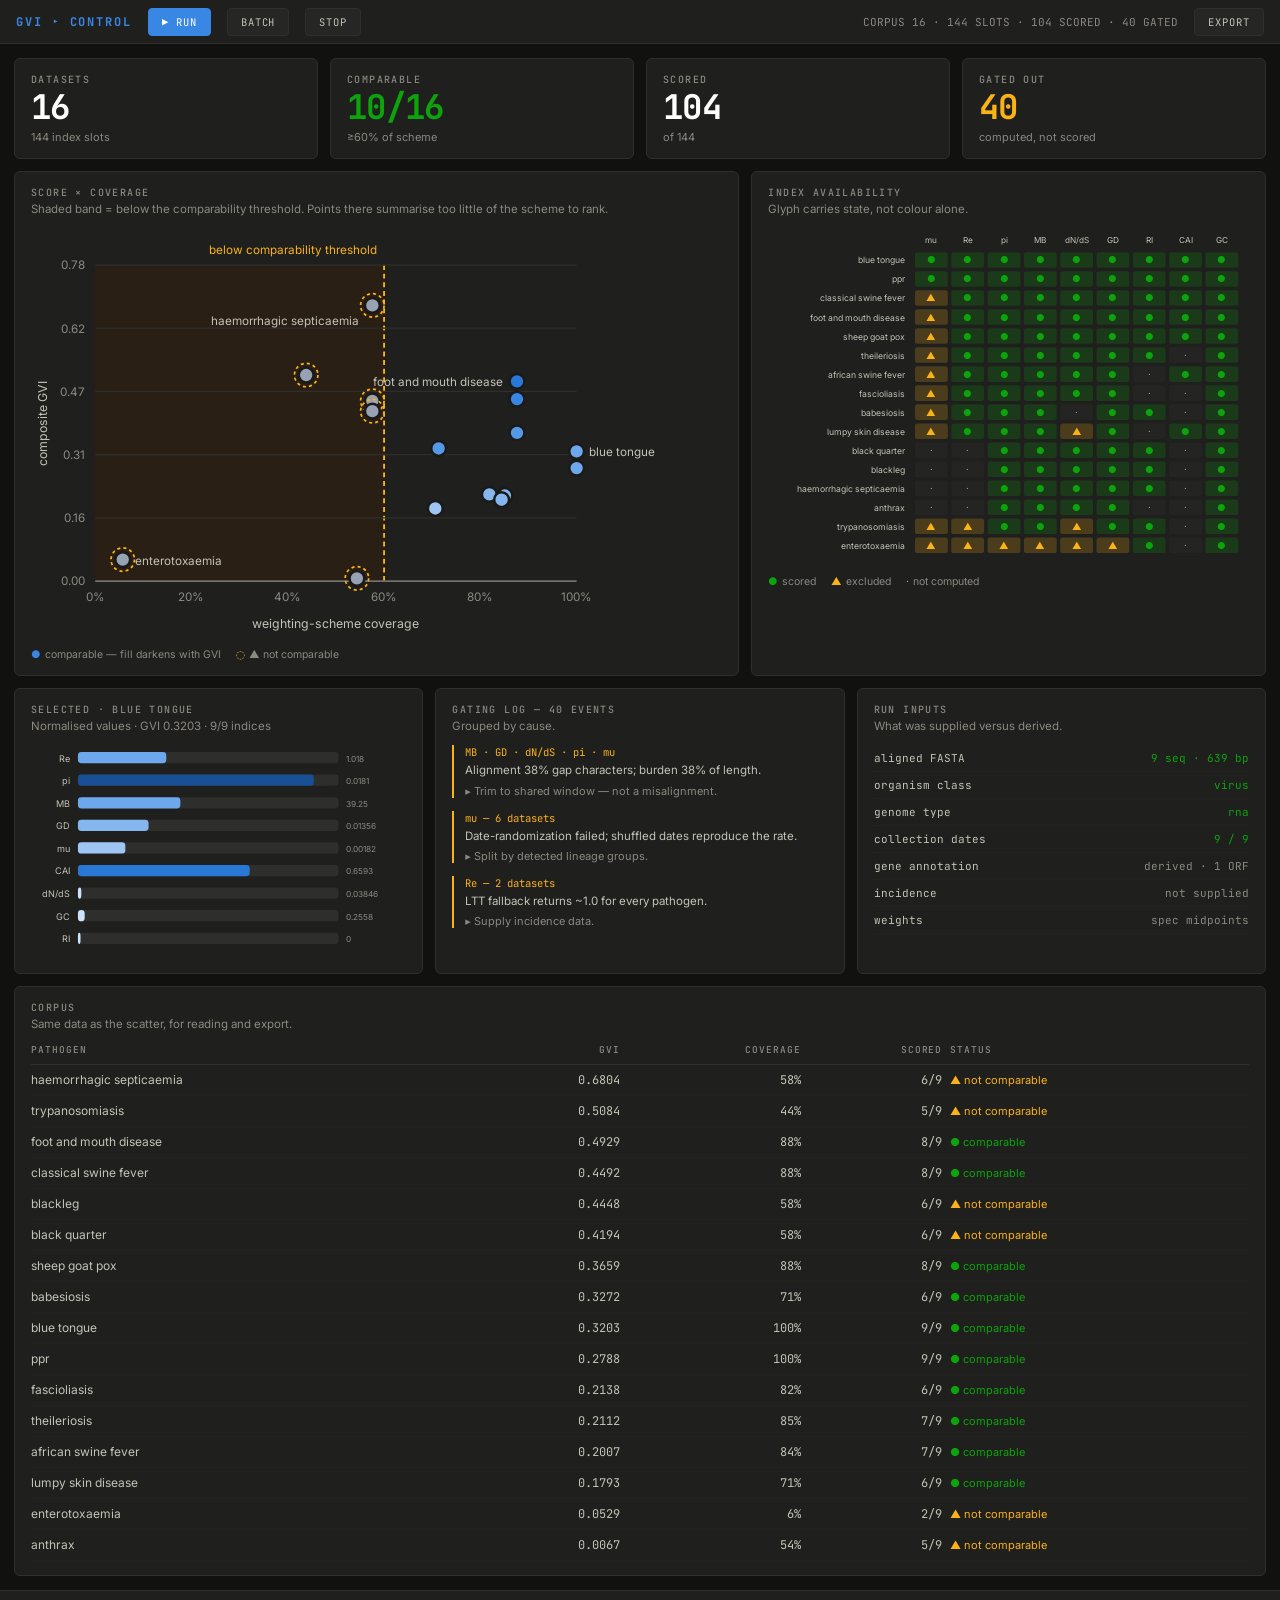
<file: gui_concepts/dashboard-2-control-room.html>
<!doctype html><html lang=en><head><meta charset=utf-8><meta name=viewport content="width=device-width,initial-scale=1">
<title>GVI Control Room — Dashboard 2</title><link rel='preconnect' href='https://fonts.googleapis.com'><link rel='preconnect' href='https://fonts.gstatic.com' crossorigin>
<link href="https://fonts.googleapis.com/css2?family=JetBrains+Mono:wght@400;500;700&family=Inter:wght@400;500;600&display=swap" rel=stylesheet>
<style>
:root{--surface-1:#1a1a19;--bg:#111110;--panel:#1f1f1d;--panel-2:#262624;--line:#302f2c;
--text-primary:#fff;--text-secondary:#c3c2b7;--text-muted:#8a8880;
--good:#0ca30c;--warn:#fab219;--crit:#d03b3b;--accent:#3987e5;
--mono:'JetBrains Mono',ui-monospace,monospace;--sans:'Inter',system-ui,sans-serif;}
*{box-sizing:border-box}body{margin:0;background:var(--bg);color:var(--text-secondary);font-family:var(--sans);font-size:13px;-webkit-font-smoothing:antialiased}
.bar{display:flex;align-items:center;gap:16px;height:44px;padding:0 16px;background:var(--panel);border-bottom:1px solid var(--line)}
.bar .id{font-family:var(--mono);font-size:12px;letter-spacing:.16em;color:var(--accent);font-weight:700}
.bar .sp{flex:1} .bar .st{font-family:var(--mono);font-size:11px;color:var(--text-muted)}
.b{font-family:var(--mono);font-size:10.5px;letter-spacing:.09em;text-transform:uppercase;padding:6px 13px;border:1px solid var(--line);background:var(--panel-2);color:var(--text-secondary);border-radius:4px;cursor:pointer}
.b.go{background:var(--accent);border-color:var(--accent);color:#fff}
.wrap{padding:14px;display:grid;grid-template-columns:repeat(12,1fr);gap:12px}
.p{background:var(--panel);border:1px solid var(--line);border-radius:6px;padding:14px 16px}
.p h3{font-family:var(--mono);font-size:10px;letter-spacing:.14em;text-transform:uppercase;color:var(--text-muted);margin:0 0 3px;font-weight:500}
.p .dek{font-size:11.5px;color:var(--text-muted);margin:0 0 12px}
.s12{grid-column:span 12} .s7{grid-column:span 7} .s5{grid-column:span 5} .s3{grid-column:span 3} .s4{grid-column:span 4} .s8{grid-column:span 8}
.stat .v{font-family:var(--mono);font-size:34px;font-weight:700;color:var(--text-primary);letter-spacing:-.02em;font-variant-numeric:tabular-nums;line-height:1;margin-top:4px}
.stat .v.w{color:var(--warn)} .stat .v.g{color:var(--good)}
.stat .s{font-size:11px;color:var(--text-muted);margin-top:6px}
.lg{display:flex;gap:15px;font-size:10.5px;color:var(--text-muted);margin-top:10px;flex-wrap:wrap}
.lg i{font-style:normal;margin-right:4px}
table{width:100%;border-collapse:collapse;font-size:12px}
th{font-family:var(--mono);font-size:9.5px;letter-spacing:.1em;text-transform:uppercase;color:var(--text-muted);text-align:left;padding:0 8px 8px 0;border-bottom:1px solid var(--line);font-weight:500}
td{padding:7px 8px 7px 0;border-bottom:1px solid #232321}
td.n,th.n{text-align:right;font-family:var(--mono);font-variant-numeric:tabular-nums}
.ok{color:var(--good);font-size:11px} .warn{color:var(--warn);font-size:11px}
.ev{border-left:2px solid var(--warn);padding-left:11px;margin-bottom:13px}
.ev .k{font-family:var(--mono);font-size:10.5px;color:var(--warn)}
.ev .m{font-size:11.5px;margin-top:3px;line-height:1.5}
.ev .f{font-size:11px;color:var(--text-muted);margin-top:4px}
.io{display:flex;justify-content:space-between;font-family:var(--mono);font-size:11px;padding:6px 0;border-bottom:1px solid #232321}
.io span.k{color:var(--good)} .io span.m{color:var(--text-muted)}
footer{font-family:var(--mono);font-size:10.5px;color:var(--text-muted);padding:10px 16px;border-top:1px solid var(--line);background:var(--panel)}
</style></head><body>
<div class=bar><div class=id>GVI ▸ CONTROL</div><button class="b go">▶ Run</button><button class=b>Batch</button><button class=b>Stop</button>
 <div class=sp></div><div class=st>CORPUS 16 · 144 SLOTS · 104 SCORED · 40 GATED</div><button class=b>Export</button></div>
<div class=wrap>
 <div class="p stat s3"><h3>Datasets</h3><div class=v>16</div><div class=s>144 index slots</div></div>
 <div class="p stat s3"><h3>Comparable</h3><div class="v g">10/16</div><div class=s>&ge;60% of scheme</div></div>
 <div class="p stat s3"><h3>Scored</h3><div class=v>104</div><div class=s>of 144</div></div>
 <div class="p stat s3"><h3>Gated out</h3><div class="v w">40</div><div class=s>computed, not scored</div></div>

 <div class="p s7"><h3>Score × coverage</h3><p class=dek>Shaded band = below the comparability threshold. Points there summarise too little of the scheme to rank.</p>
  <svg viewBox='0 0 560 330' width='100%' role='img' aria-label='GVI against weighting-scheme coverage for 16 pathogens'><rect x='52' y='30' width='234.0' height='256' fill='#2a1f14'/><line x1='286.0' y1='30' x2='286.0' y2='286' stroke='#fab219' stroke-width='1.5' stroke-dasharray='4 3'/><text x='280.0' y='21' font-size='9.5' fill='#fab219' text-anchor='end'>below comparability threshold</text><line x1='52' y1='286.0' x2='442' y2='286.0' stroke='#2e2e2c' stroke-width='1'/><text x='44' y='289.5' font-size='9.5' fill='#8b8b84' text-anchor='end'>0.00</text><line x1='52' y1='234.8' x2='442' y2='234.8' stroke='#2e2e2c' stroke-width='1'/><text x='44' y='238.3' font-size='9.5' fill='#8b8b84' text-anchor='end'>0.16</text><line x1='52' y1='183.6' x2='442' y2='183.6' stroke='#2e2e2c' stroke-width='1'/><text x='44' y='187.1' font-size='9.5' fill='#8b8b84' text-anchor='end'>0.31</text><line x1='52' y1='132.4' x2='442' y2='132.4' stroke='#2e2e2c' stroke-width='1'/><text x='44' y='135.9' font-size='9.5' fill='#8b8b84' text-anchor='end'>0.47</text><line x1='52' y1='81.2' x2='442' y2='81.2' stroke='#2e2e2c' stroke-width='1'/><text x='44' y='84.7' font-size='9.5' fill='#8b8b84' text-anchor='end'>0.62</text><line x1='52' y1='30.0' x2='442' y2='30.0' stroke='#2e2e2c' stroke-width='1'/><text x='44' y='33.5' font-size='9.5' fill='#8b8b84' text-anchor='end'>0.78</text><text x='52.0' y='302' font-size='9.5' fill='#8b8b84' text-anchor='middle'>0%</text><text x='130.0' y='302' font-size='9.5' fill='#8b8b84' text-anchor='middle'>20%</text><text x='208.0' y='302' font-size='9.5' fill='#8b8b84' text-anchor='middle'>40%</text><text x='286.0' y='302' font-size='9.5' fill='#8b8b84' text-anchor='middle'>60%</text><text x='364.0' y='302' font-size='9.5' fill='#8b8b84' text-anchor='middle'>80%</text><text x='442.0' y='302' font-size='9.5' fill='#8b8b84' text-anchor='middle'>100%</text><line x1='52' y1='286' x2='442' y2='286' stroke='#8b8b84' stroke-width='1'/><text x='247' y='324' font-size='10' fill='#c3c2b7' text-anchor='middle'>weighting-scheme coverage</text><text transform='translate(13,158) rotate(-90)' font-size='10' fill='#c3c2b7' text-anchor='middle'>composite GVI</text><circle cx='276.5' cy='62.7' r='6' fill='#98a2b3' stroke='#1a1a19' stroke-width='2'><title>haemorrhagic septicaemia — GVI 0.6804, coverage 58%, NOT comparable</title></circle><circle cx='276.5' cy='62.7' r='9.5' fill='none' stroke='#fab219' stroke-width='1.4' stroke-dasharray='2.5 2.5'/><circle cx='222.9' cy='119.1' r='6' fill='#98a2b3' stroke='#1a1a19' stroke-width='2'><title>trypanosomiasis — GVI 0.5084, coverage 44%, NOT comparable</title></circle><circle cx='222.9' cy='119.1' r='9.5' fill='none' stroke='#fab219' stroke-width='1.4' stroke-dasharray='2.5 2.5'/><circle cx='393.7' cy='124.2' r='6' fill='#2a78d6' stroke='#1a1a19' stroke-width='2'><title>foot and mouth disease — GVI 0.4929, coverage 88%, comparable</title></circle><circle cx='393.7' cy='138.6' r='6' fill='#3987e5' stroke='#1a1a19' stroke-width='2'><title>classical swine fever — GVI 0.4492, coverage 88%, comparable</title></circle><circle cx='276.5' cy='140.0' r='6' fill='#98a2b3' stroke='#1a1a19' stroke-width='2'><title>blackleg — GVI 0.4448, coverage 58%, NOT comparable</title></circle><circle cx='276.5' cy='140.0' r='9.5' fill='none' stroke='#fab219' stroke-width='1.4' stroke-dasharray='2.5 2.5'/><circle cx='276.5' cy='148.4' r='6' fill='#98a2b3' stroke='#1a1a19' stroke-width='2'><title>black quarter — GVI 0.4194, coverage 58%, NOT comparable</title></circle><circle cx='276.5' cy='148.4' r='9.5' fill='none' stroke='#fab219' stroke-width='1.4' stroke-dasharray='2.5 2.5'/><circle cx='393.7' cy='165.9' r='6' fill='#5598e7' stroke='#1a1a19' stroke-width='2'><title>sheep goat pox — GVI 0.3659, coverage 88%, comparable</title></circle><circle cx='330.2' cy='178.6' r='6' fill='#5598e7' stroke='#1a1a19' stroke-width='2'><title>babesiosis — GVI 0.3272, coverage 71%, comparable</title></circle><circle cx='442.0' cy='180.9' r='6' fill='#6da7ec' stroke='#1a1a19' stroke-width='2'><title>blue tongue — GVI 0.3203, coverage 100%, comparable</title></circle><circle cx='442.0' cy='194.5' r='6' fill='#6da7ec' stroke='#1a1a19' stroke-width='2'><title>ppr — GVI 0.2788, coverage 100%, comparable</title></circle><circle cx='371.3' cy='215.8' r='6' fill='#86b6ef' stroke='#1a1a19' stroke-width='2'><title>fascioliasis — GVI 0.2138, coverage 82%, comparable</title></circle><circle cx='383.9' cy='216.7' r='6' fill='#86b6ef' stroke='#1a1a19' stroke-width='2'><title>theileriosis — GVI 0.2112, coverage 85%, comparable</title></circle><circle cx='381.2' cy='220.1' r='6' fill='#86b6ef' stroke='#1a1a19' stroke-width='2'><title>african swine fever — GVI 0.2007, coverage 84%, comparable</title></circle><circle cx='327.5' cy='227.2' r='6' fill='#9ec5f4' stroke='#1a1a19' stroke-width='2'><title>lumpy skin disease — GVI 0.1793, coverage 71%, comparable</title></circle><circle cx='74.3' cy='268.6' r='6' fill='#98a2b3' stroke='#1a1a19' stroke-width='2'><title>enterotoxaemia — GVI 0.0529, coverage 6%, NOT comparable</title></circle><circle cx='74.3' cy='268.6' r='9.5' fill='none' stroke='#fab219' stroke-width='1.4' stroke-dasharray='2.5 2.5'/><circle cx='264.0' cy='283.8' r='6' fill='#98a2b3' stroke='#1a1a19' stroke-width='2'><title>anthrax — GVI 0.0067, coverage 54%, NOT comparable</title></circle><circle cx='264.0' cy='283.8' r='9.5' fill='none' stroke='#fab219' stroke-width='1.4' stroke-dasharray='2.5 2.5'/><text x='84.3' y='272.6' font-size='9.5' fill='#c3c2b7' text-anchor='start'>enterotoxaemia</text><text x='265.5' y='78.7' font-size='9.5' fill='#c3c2b7' text-anchor='end'>haemorrhagic septicaemia</text><text x='382.7' y='128.2' font-size='9.5' fill='#c3c2b7' text-anchor='end'>foot and mouth disease</text><text x='452.0' y='184.9' font-size='9.5' fill='#c3c2b7' text-anchor='start'>blue tongue</text></svg>
  <div class=lg><span><i style="color:#3987e5">●</i>comparable — fill darkens with GVI</span><span><i style="color:#fab219">◌</i>▲ not comparable</span></div></div>

 <div class="p s5"><h3>Index availability</h3><p class=dek>Glyph carries state, not colour alone.</p>
  <svg viewBox='0 0 556 386' width='100%' role='img' aria-label='Which indices were scored, excluded or not computed for each pathogen'><text x='189' y='17' font-size='9.5' fill='#c3c2b7' text-anchor='middle'>mu</text><text x='231' y='17' font-size='9.5' fill='#c3c2b7' text-anchor='middle'>Re</text><text x='273' y='17' font-size='9.5' fill='#c3c2b7' text-anchor='middle'>pi</text><text x='315' y='17' font-size='9.5' fill='#c3c2b7' text-anchor='middle'>MB</text><text x='357' y='17' font-size='9.5' fill='#c3c2b7' text-anchor='middle'>dN/dS</text><text x='399' y='17' font-size='9.5' fill='#c3c2b7' text-anchor='middle'>GD</text><text x='441' y='17' font-size='9.5' fill='#c3c2b7' text-anchor='middle'>RI</text><text x='483' y='17' font-size='9.5' fill='#c3c2b7' text-anchor='middle'>CAI</text><text x='525' y='17' font-size='9.5' fill='#c3c2b7' text-anchor='middle'>GC</text><text x='158' y='41' font-size='10' fill='#c3c2b7' text-anchor='end'>blue tongue</text><rect x='170' y='28' width='38' height='18' rx='3' fill='#0ca30c' opacity='0.2'/><text x='189' y='41' font-size='11' fill='#0ca30c' text-anchor='middle'>●<title>blue tongue · mu — scored</title></text><rect x='212' y='28' width='38' height='18' rx='3' fill='#0ca30c' opacity='0.2'/><text x='231' y='41' font-size='11' fill='#0ca30c' text-anchor='middle'>●<title>blue tongue · Re — scored</title></text><rect x='254' y='28' width='38' height='18' rx='3' fill='#0ca30c' opacity='0.2'/><text x='273' y='41' font-size='11' fill='#0ca30c' text-anchor='middle'>●<title>blue tongue · pi — scored</title></text><rect x='296' y='28' width='38' height='18' rx='3' fill='#0ca30c' opacity='0.2'/><text x='315' y='41' font-size='11' fill='#0ca30c' text-anchor='middle'>●<title>blue tongue · MB — scored</title></text><rect x='338' y='28' width='38' height='18' rx='3' fill='#0ca30c' opacity='0.2'/><text x='357' y='41' font-size='11' fill='#0ca30c' text-anchor='middle'>●<title>blue tongue · dN/dS — scored</title></text><rect x='380' y='28' width='38' height='18' rx='3' fill='#0ca30c' opacity='0.2'/><text x='399' y='41' font-size='11' fill='#0ca30c' text-anchor='middle'>●<title>blue tongue · GD — scored</title></text><rect x='422' y='28' width='38' height='18' rx='3' fill='#0ca30c' opacity='0.2'/><text x='441' y='41' font-size='11' fill='#0ca30c' text-anchor='middle'>●<title>blue tongue · RI — scored</title></text><rect x='464' y='28' width='38' height='18' rx='3' fill='#0ca30c' opacity='0.2'/><text x='483' y='41' font-size='11' fill='#0ca30c' text-anchor='middle'>●<title>blue tongue · CAI — scored</title></text><rect x='506' y='28' width='38' height='18' rx='3' fill='#0ca30c' opacity='0.2'/><text x='525' y='41' font-size='11' fill='#0ca30c' text-anchor='middle'>●<title>blue tongue · GC — scored</title></text><text x='158' y='63' font-size='10' fill='#c3c2b7' text-anchor='end'>ppr</text><rect x='170' y='50' width='38' height='18' rx='3' fill='#0ca30c' opacity='0.2'/><text x='189' y='63' font-size='11' fill='#0ca30c' text-anchor='middle'>●<title>ppr · mu — scored</title></text><rect x='212' y='50' width='38' height='18' rx='3' fill='#0ca30c' opacity='0.2'/><text x='231' y='63' font-size='11' fill='#0ca30c' text-anchor='middle'>●<title>ppr · Re — scored</title></text><rect x='254' y='50' width='38' height='18' rx='3' fill='#0ca30c' opacity='0.2'/><text x='273' y='63' font-size='11' fill='#0ca30c' text-anchor='middle'>●<title>ppr · pi — scored</title></text><rect x='296' y='50' width='38' height='18' rx='3' fill='#0ca30c' opacity='0.2'/><text x='315' y='63' font-size='11' fill='#0ca30c' text-anchor='middle'>●<title>ppr · MB — scored</title></text><rect x='338' y='50' width='38' height='18' rx='3' fill='#0ca30c' opacity='0.2'/><text x='357' y='63' font-size='11' fill='#0ca30c' text-anchor='middle'>●<title>ppr · dN/dS — scored</title></text><rect x='380' y='50' width='38' height='18' rx='3' fill='#0ca30c' opacity='0.2'/><text x='399' y='63' font-size='11' fill='#0ca30c' text-anchor='middle'>●<title>ppr · GD — scored</title></text><rect x='422' y='50' width='38' height='18' rx='3' fill='#0ca30c' opacity='0.2'/><text x='441' y='63' font-size='11' fill='#0ca30c' text-anchor='middle'>●<title>ppr · RI — scored</title></text><rect x='464' y='50' width='38' height='18' rx='3' fill='#0ca30c' opacity='0.2'/><text x='483' y='63' font-size='11' fill='#0ca30c' text-anchor='middle'>●<title>ppr · CAI — scored</title></text><rect x='506' y='50' width='38' height='18' rx='3' fill='#0ca30c' opacity='0.2'/><text x='525' y='63' font-size='11' fill='#0ca30c' text-anchor='middle'>●<title>ppr · GC — scored</title></text><text x='158' y='85' font-size='10' fill='#c3c2b7' text-anchor='end'>classical swine fever</text><rect x='170' y='72' width='38' height='18' rx='3' fill='#fab219' opacity='0.2'/><text x='189' y='85' font-size='11' fill='#fab219' text-anchor='middle'>▲<title>classical swine fever · mu — excluded</title></text><rect x='212' y='72' width='38' height='18' rx='3' fill='#0ca30c' opacity='0.2'/><text x='231' y='85' font-size='11' fill='#0ca30c' text-anchor='middle'>●<title>classical swine fever · Re — scored</title></text><rect x='254' y='72' width='38' height='18' rx='3' fill='#0ca30c' opacity='0.2'/><text x='273' y='85' font-size='11' fill='#0ca30c' text-anchor='middle'>●<title>classical swine fever · pi — scored</title></text><rect x='296' y='72' width='38' height='18' rx='3' fill='#0ca30c' opacity='0.2'/><text x='315' y='85' font-size='11' fill='#0ca30c' text-anchor='middle'>●<title>classical swine fever · MB — scored</title></text><rect x='338' y='72' width='38' height='18' rx='3' fill='#0ca30c' opacity='0.2'/><text x='357' y='85' font-size='11' fill='#0ca30c' text-anchor='middle'>●<title>classical swine fever · dN/dS — scored</title></text><rect x='380' y='72' width='38' height='18' rx='3' fill='#0ca30c' opacity='0.2'/><text x='399' y='85' font-size='11' fill='#0ca30c' text-anchor='middle'>●<title>classical swine fever · GD — scored</title></text><rect x='422' y='72' width='38' height='18' rx='3' fill='#0ca30c' opacity='0.2'/><text x='441' y='85' font-size='11' fill='#0ca30c' text-anchor='middle'>●<title>classical swine fever · RI — scored</title></text><rect x='464' y='72' width='38' height='18' rx='3' fill='#0ca30c' opacity='0.2'/><text x='483' y='85' font-size='11' fill='#0ca30c' text-anchor='middle'>●<title>classical swine fever · CAI — scored</title></text><rect x='506' y='72' width='38' height='18' rx='3' fill='#0ca30c' opacity='0.2'/><text x='525' y='85' font-size='11' fill='#0ca30c' text-anchor='middle'>●<title>classical swine fever · GC — scored</title></text><text x='158' y='107' font-size='10' fill='#c3c2b7' text-anchor='end'>foot and mouth disease</text><rect x='170' y='94' width='38' height='18' rx='3' fill='#fab219' opacity='0.2'/><text x='189' y='107' font-size='11' fill='#fab219' text-anchor='middle'>▲<title>foot and mouth disease · mu — excluded</title></text><rect x='212' y='94' width='38' height='18' rx='3' fill='#0ca30c' opacity='0.2'/><text x='231' y='107' font-size='11' fill='#0ca30c' text-anchor='middle'>●<title>foot and mouth disease · Re — scored</title></text><rect x='254' y='94' width='38' height='18' rx='3' fill='#0ca30c' opacity='0.2'/><text x='273' y='107' font-size='11' fill='#0ca30c' text-anchor='middle'>●<title>foot and mouth disease · pi — scored</title></text><rect x='296' y='94' width='38' height='18' rx='3' fill='#0ca30c' opacity='0.2'/><text x='315' y='107' font-size='11' fill='#0ca30c' text-anchor='middle'>●<title>foot and mouth disease · MB — scored</title></text><rect x='338' y='94' width='38' height='18' rx='3' fill='#0ca30c' opacity='0.2'/><text x='357' y='107' font-size='11' fill='#0ca30c' text-anchor='middle'>●<title>foot and mouth disease · dN/dS — scored</title></text><rect x='380' y='94' width='38' height='18' rx='3' fill='#0ca30c' opacity='0.2'/><text x='399' y='107' font-size='11' fill='#0ca30c' text-anchor='middle'>●<title>foot and mouth disease · GD — scored</title></text><rect x='422' y='94' width='38' height='18' rx='3' fill='#0ca30c' opacity='0.2'/><text x='441' y='107' font-size='11' fill='#0ca30c' text-anchor='middle'>●<title>foot and mouth disease · RI — scored</title></text><rect x='464' y='94' width='38' height='18' rx='3' fill='#0ca30c' opacity='0.2'/><text x='483' y='107' font-size='11' fill='#0ca30c' text-anchor='middle'>●<title>foot and mouth disease · CAI — scored</title></text><rect x='506' y='94' width='38' height='18' rx='3' fill='#0ca30c' opacity='0.2'/><text x='525' y='107' font-size='11' fill='#0ca30c' text-anchor='middle'>●<title>foot and mouth disease · GC — scored</title></text><text x='158' y='129' font-size='10' fill='#c3c2b7' text-anchor='end'>sheep goat pox</text><rect x='170' y='116' width='38' height='18' rx='3' fill='#fab219' opacity='0.2'/><text x='189' y='129' font-size='11' fill='#fab219' text-anchor='middle'>▲<title>sheep goat pox · mu — excluded</title></text><rect x='212' y='116' width='38' height='18' rx='3' fill='#0ca30c' opacity='0.2'/><text x='231' y='129' font-size='11' fill='#0ca30c' text-anchor='middle'>●<title>sheep goat pox · Re — scored</title></text><rect x='254' y='116' width='38' height='18' rx='3' fill='#0ca30c' opacity='0.2'/><text x='273' y='129' font-size='11' fill='#0ca30c' text-anchor='middle'>●<title>sheep goat pox · pi — scored</title></text><rect x='296' y='116' width='38' height='18' rx='3' fill='#0ca30c' opacity='0.2'/><text x='315' y='129' font-size='11' fill='#0ca30c' text-anchor='middle'>●<title>sheep goat pox · MB — scored</title></text><rect x='338' y='116' width='38' height='18' rx='3' fill='#0ca30c' opacity='0.2'/><text x='357' y='129' font-size='11' fill='#0ca30c' text-anchor='middle'>●<title>sheep goat pox · dN/dS — scored</title></text><rect x='380' y='116' width='38' height='18' rx='3' fill='#0ca30c' opacity='0.2'/><text x='399' y='129' font-size='11' fill='#0ca30c' text-anchor='middle'>●<title>sheep goat pox · GD — scored</title></text><rect x='422' y='116' width='38' height='18' rx='3' fill='#0ca30c' opacity='0.2'/><text x='441' y='129' font-size='11' fill='#0ca30c' text-anchor='middle'>●<title>sheep goat pox · RI — scored</title></text><rect x='464' y='116' width='38' height='18' rx='3' fill='#0ca30c' opacity='0.2'/><text x='483' y='129' font-size='11' fill='#0ca30c' text-anchor='middle'>●<title>sheep goat pox · CAI — scored</title></text><rect x='506' y='116' width='38' height='18' rx='3' fill='#0ca30c' opacity='0.2'/><text x='525' y='129' font-size='11' fill='#0ca30c' text-anchor='middle'>●<title>sheep goat pox · GC — scored</title></text><text x='158' y='151' font-size='10' fill='#c3c2b7' text-anchor='end'>theileriosis</text><rect x='170' y='138' width='38' height='18' rx='3' fill='#fab219' opacity='0.2'/><text x='189' y='151' font-size='11' fill='#fab219' text-anchor='middle'>▲<title>theileriosis · mu — excluded</title></text><rect x='212' y='138' width='38' height='18' rx='3' fill='#0ca30c' opacity='0.2'/><text x='231' y='151' font-size='11' fill='#0ca30c' text-anchor='middle'>●<title>theileriosis · Re — scored</title></text><rect x='254' y='138' width='38' height='18' rx='3' fill='#0ca30c' opacity='0.2'/><text x='273' y='151' font-size='11' fill='#0ca30c' text-anchor='middle'>●<title>theileriosis · pi — scored</title></text><rect x='296' y='138' width='38' height='18' rx='3' fill='#0ca30c' opacity='0.2'/><text x='315' y='151' font-size='11' fill='#0ca30c' text-anchor='middle'>●<title>theileriosis · MB — scored</title></text><rect x='338' y='138' width='38' height='18' rx='3' fill='#0ca30c' opacity='0.2'/><text x='357' y='151' font-size='11' fill='#0ca30c' text-anchor='middle'>●<title>theileriosis · dN/dS — scored</title></text><rect x='380' y='138' width='38' height='18' rx='3' fill='#0ca30c' opacity='0.2'/><text x='399' y='151' font-size='11' fill='#0ca30c' text-anchor='middle'>●<title>theileriosis · GD — scored</title></text><rect x='422' y='138' width='38' height='18' rx='3' fill='#0ca30c' opacity='0.2'/><text x='441' y='151' font-size='11' fill='#0ca30c' text-anchor='middle'>●<title>theileriosis · RI — scored</title></text><rect x='464' y='138' width='38' height='18' rx='3' fill='#242422' opacity='1'/><text x='483' y='151' font-size='11' fill='#98a2b3' text-anchor='middle'>·<title>theileriosis · CAI — not computed</title></text><rect x='506' y='138' width='38' height='18' rx='3' fill='#0ca30c' opacity='0.2'/><text x='525' y='151' font-size='11' fill='#0ca30c' text-anchor='middle'>●<title>theileriosis · GC — scored</title></text><text x='158' y='173' font-size='10' fill='#c3c2b7' text-anchor='end'>african swine fever</text><rect x='170' y='160' width='38' height='18' rx='3' fill='#fab219' opacity='0.2'/><text x='189' y='173' font-size='11' fill='#fab219' text-anchor='middle'>▲<title>african swine fever · mu — excluded</title></text><rect x='212' y='160' width='38' height='18' rx='3' fill='#0ca30c' opacity='0.2'/><text x='231' y='173' font-size='11' fill='#0ca30c' text-anchor='middle'>●<title>african swine fever · Re — scored</title></text><rect x='254' y='160' width='38' height='18' rx='3' fill='#0ca30c' opacity='0.2'/><text x='273' y='173' font-size='11' fill='#0ca30c' text-anchor='middle'>●<title>african swine fever · pi — scored</title></text><rect x='296' y='160' width='38' height='18' rx='3' fill='#0ca30c' opacity='0.2'/><text x='315' y='173' font-size='11' fill='#0ca30c' text-anchor='middle'>●<title>african swine fever · MB — scored</title></text><rect x='338' y='160' width='38' height='18' rx='3' fill='#0ca30c' opacity='0.2'/><text x='357' y='173' font-size='11' fill='#0ca30c' text-anchor='middle'>●<title>african swine fever · dN/dS — scored</title></text><rect x='380' y='160' width='38' height='18' rx='3' fill='#0ca30c' opacity='0.2'/><text x='399' y='173' font-size='11' fill='#0ca30c' text-anchor='middle'>●<title>african swine fever · GD — scored</title></text><rect x='422' y='160' width='38' height='18' rx='3' fill='#242422' opacity='1'/><text x='441' y='173' font-size='11' fill='#98a2b3' text-anchor='middle'>·<title>african swine fever · RI — not computed</title></text><rect x='464' y='160' width='38' height='18' rx='3' fill='#0ca30c' opacity='0.2'/><text x='483' y='173' font-size='11' fill='#0ca30c' text-anchor='middle'>●<title>african swine fever · CAI — scored</title></text><rect x='506' y='160' width='38' height='18' rx='3' fill='#0ca30c' opacity='0.2'/><text x='525' y='173' font-size='11' fill='#0ca30c' text-anchor='middle'>●<title>african swine fever · GC — scored</title></text><text x='158' y='195' font-size='10' fill='#c3c2b7' text-anchor='end'>fascioliasis</text><rect x='170' y='182' width='38' height='18' rx='3' fill='#fab219' opacity='0.2'/><text x='189' y='195' font-size='11' fill='#fab219' text-anchor='middle'>▲<title>fascioliasis · mu — excluded</title></text><rect x='212' y='182' width='38' height='18' rx='3' fill='#0ca30c' opacity='0.2'/><text x='231' y='195' font-size='11' fill='#0ca30c' text-anchor='middle'>●<title>fascioliasis · Re — scored</title></text><rect x='254' y='182' width='38' height='18' rx='3' fill='#0ca30c' opacity='0.2'/><text x='273' y='195' font-size='11' fill='#0ca30c' text-anchor='middle'>●<title>fascioliasis · pi — scored</title></text><rect x='296' y='182' width='38' height='18' rx='3' fill='#0ca30c' opacity='0.2'/><text x='315' y='195' font-size='11' fill='#0ca30c' text-anchor='middle'>●<title>fascioliasis · MB — scored</title></text><rect x='338' y='182' width='38' height='18' rx='3' fill='#0ca30c' opacity='0.2'/><text x='357' y='195' font-size='11' fill='#0ca30c' text-anchor='middle'>●<title>fascioliasis · dN/dS — scored</title></text><rect x='380' y='182' width='38' height='18' rx='3' fill='#0ca30c' opacity='0.2'/><text x='399' y='195' font-size='11' fill='#0ca30c' text-anchor='middle'>●<title>fascioliasis · GD — scored</title></text><rect x='422' y='182' width='38' height='18' rx='3' fill='#242422' opacity='1'/><text x='441' y='195' font-size='11' fill='#98a2b3' text-anchor='middle'>·<title>fascioliasis · RI — not computed</title></text><rect x='464' y='182' width='38' height='18' rx='3' fill='#242422' opacity='1'/><text x='483' y='195' font-size='11' fill='#98a2b3' text-anchor='middle'>·<title>fascioliasis · CAI — not computed</title></text><rect x='506' y='182' width='38' height='18' rx='3' fill='#0ca30c' opacity='0.2'/><text x='525' y='195' font-size='11' fill='#0ca30c' text-anchor='middle'>●<title>fascioliasis · GC — scored</title></text><text x='158' y='217' font-size='10' fill='#c3c2b7' text-anchor='end'>babesiosis</text><rect x='170' y='204' width='38' height='18' rx='3' fill='#fab219' opacity='0.2'/><text x='189' y='217' font-size='11' fill='#fab219' text-anchor='middle'>▲<title>babesiosis · mu — excluded</title></text><rect x='212' y='204' width='38' height='18' rx='3' fill='#0ca30c' opacity='0.2'/><text x='231' y='217' font-size='11' fill='#0ca30c' text-anchor='middle'>●<title>babesiosis · Re — scored</title></text><rect x='254' y='204' width='38' height='18' rx='3' fill='#0ca30c' opacity='0.2'/><text x='273' y='217' font-size='11' fill='#0ca30c' text-anchor='middle'>●<title>babesiosis · pi — scored</title></text><rect x='296' y='204' width='38' height='18' rx='3' fill='#0ca30c' opacity='0.2'/><text x='315' y='217' font-size='11' fill='#0ca30c' text-anchor='middle'>●<title>babesiosis · MB — scored</title></text><rect x='338' y='204' width='38' height='18' rx='3' fill='#242422' opacity='1'/><text x='357' y='217' font-size='11' fill='#98a2b3' text-anchor='middle'>·<title>babesiosis · dN/dS — not computed</title></text><rect x='380' y='204' width='38' height='18' rx='3' fill='#0ca30c' opacity='0.2'/><text x='399' y='217' font-size='11' fill='#0ca30c' text-anchor='middle'>●<title>babesiosis · GD — scored</title></text><rect x='422' y='204' width='38' height='18' rx='3' fill='#0ca30c' opacity='0.2'/><text x='441' y='217' font-size='11' fill='#0ca30c' text-anchor='middle'>●<title>babesiosis · RI — scored</title></text><rect x='464' y='204' width='38' height='18' rx='3' fill='#242422' opacity='1'/><text x='483' y='217' font-size='11' fill='#98a2b3' text-anchor='middle'>·<title>babesiosis · CAI — not computed</title></text><rect x='506' y='204' width='38' height='18' rx='3' fill='#0ca30c' opacity='0.2'/><text x='525' y='217' font-size='11' fill='#0ca30c' text-anchor='middle'>●<title>babesiosis · GC — scored</title></text><text x='158' y='239' font-size='10' fill='#c3c2b7' text-anchor='end'>lumpy skin disease</text><rect x='170' y='226' width='38' height='18' rx='3' fill='#fab219' opacity='0.2'/><text x='189' y='239' font-size='11' fill='#fab219' text-anchor='middle'>▲<title>lumpy skin disease · mu — excluded</title></text><rect x='212' y='226' width='38' height='18' rx='3' fill='#0ca30c' opacity='0.2'/><text x='231' y='239' font-size='11' fill='#0ca30c' text-anchor='middle'>●<title>lumpy skin disease · Re — scored</title></text><rect x='254' y='226' width='38' height='18' rx='3' fill='#0ca30c' opacity='0.2'/><text x='273' y='239' font-size='11' fill='#0ca30c' text-anchor='middle'>●<title>lumpy skin disease · pi — scored</title></text><rect x='296' y='226' width='38' height='18' rx='3' fill='#0ca30c' opacity='0.2'/><text x='315' y='239' font-size='11' fill='#0ca30c' text-anchor='middle'>●<title>lumpy skin disease · MB — scored</title></text><rect x='338' y='226' width='38' height='18' rx='3' fill='#fab219' opacity='0.2'/><text x='357' y='239' font-size='11' fill='#fab219' text-anchor='middle'>▲<title>lumpy skin disease · dN/dS — excluded</title></text><rect x='380' y='226' width='38' height='18' rx='3' fill='#0ca30c' opacity='0.2'/><text x='399' y='239' font-size='11' fill='#0ca30c' text-anchor='middle'>●<title>lumpy skin disease · GD — scored</title></text><rect x='422' y='226' width='38' height='18' rx='3' fill='#242422' opacity='1'/><text x='441' y='239' font-size='11' fill='#98a2b3' text-anchor='middle'>·<title>lumpy skin disease · RI — not computed</title></text><rect x='464' y='226' width='38' height='18' rx='3' fill='#0ca30c' opacity='0.2'/><text x='483' y='239' font-size='11' fill='#0ca30c' text-anchor='middle'>●<title>lumpy skin disease · CAI — scored</title></text><rect x='506' y='226' width='38' height='18' rx='3' fill='#0ca30c' opacity='0.2'/><text x='525' y='239' font-size='11' fill='#0ca30c' text-anchor='middle'>●<title>lumpy skin disease · GC — scored</title></text><text x='158' y='261' font-size='10' fill='#c3c2b7' text-anchor='end'>black quarter</text><rect x='170' y='248' width='38' height='18' rx='3' fill='#242422' opacity='1'/><text x='189' y='261' font-size='11' fill='#98a2b3' text-anchor='middle'>·<title>black quarter · mu — not computed</title></text><rect x='212' y='248' width='38' height='18' rx='3' fill='#242422' opacity='1'/><text x='231' y='261' font-size='11' fill='#98a2b3' text-anchor='middle'>·<title>black quarter · Re — not computed</title></text><rect x='254' y='248' width='38' height='18' rx='3' fill='#0ca30c' opacity='0.2'/><text x='273' y='261' font-size='11' fill='#0ca30c' text-anchor='middle'>●<title>black quarter · pi — scored</title></text><rect x='296' y='248' width='38' height='18' rx='3' fill='#0ca30c' opacity='0.2'/><text x='315' y='261' font-size='11' fill='#0ca30c' text-anchor='middle'>●<title>black quarter · MB — scored</title></text><rect x='338' y='248' width='38' height='18' rx='3' fill='#0ca30c' opacity='0.2'/><text x='357' y='261' font-size='11' fill='#0ca30c' text-anchor='middle'>●<title>black quarter · dN/dS — scored</title></text><rect x='380' y='248' width='38' height='18' rx='3' fill='#0ca30c' opacity='0.2'/><text x='399' y='261' font-size='11' fill='#0ca30c' text-anchor='middle'>●<title>black quarter · GD — scored</title></text><rect x='422' y='248' width='38' height='18' rx='3' fill='#0ca30c' opacity='0.2'/><text x='441' y='261' font-size='11' fill='#0ca30c' text-anchor='middle'>●<title>black quarter · RI — scored</title></text><rect x='464' y='248' width='38' height='18' rx='3' fill='#242422' opacity='1'/><text x='483' y='261' font-size='11' fill='#98a2b3' text-anchor='middle'>·<title>black quarter · CAI — not computed</title></text><rect x='506' y='248' width='38' height='18' rx='3' fill='#0ca30c' opacity='0.2'/><text x='525' y='261' font-size='11' fill='#0ca30c' text-anchor='middle'>●<title>black quarter · GC — scored</title></text><text x='158' y='283' font-size='10' fill='#c3c2b7' text-anchor='end'>blackleg</text><rect x='170' y='270' width='38' height='18' rx='3' fill='#242422' opacity='1'/><text x='189' y='283' font-size='11' fill='#98a2b3' text-anchor='middle'>·<title>blackleg · mu — not computed</title></text><rect x='212' y='270' width='38' height='18' rx='3' fill='#242422' opacity='1'/><text x='231' y='283' font-size='11' fill='#98a2b3' text-anchor='middle'>·<title>blackleg · Re — not computed</title></text><rect x='254' y='270' width='38' height='18' rx='3' fill='#0ca30c' opacity='0.2'/><text x='273' y='283' font-size='11' fill='#0ca30c' text-anchor='middle'>●<title>blackleg · pi — scored</title></text><rect x='296' y='270' width='38' height='18' rx='3' fill='#0ca30c' opacity='0.2'/><text x='315' y='283' font-size='11' fill='#0ca30c' text-anchor='middle'>●<title>blackleg · MB — scored</title></text><rect x='338' y='270' width='38' height='18' rx='3' fill='#0ca30c' opacity='0.2'/><text x='357' y='283' font-size='11' fill='#0ca30c' text-anchor='middle'>●<title>blackleg · dN/dS — scored</title></text><rect x='380' y='270' width='38' height='18' rx='3' fill='#0ca30c' opacity='0.2'/><text x='399' y='283' font-size='11' fill='#0ca30c' text-anchor='middle'>●<title>blackleg · GD — scored</title></text><rect x='422' y='270' width='38' height='18' rx='3' fill='#0ca30c' opacity='0.2'/><text x='441' y='283' font-size='11' fill='#0ca30c' text-anchor='middle'>●<title>blackleg · RI — scored</title></text><rect x='464' y='270' width='38' height='18' rx='3' fill='#242422' opacity='1'/><text x='483' y='283' font-size='11' fill='#98a2b3' text-anchor='middle'>·<title>blackleg · CAI — not computed</title></text><rect x='506' y='270' width='38' height='18' rx='3' fill='#0ca30c' opacity='0.2'/><text x='525' y='283' font-size='11' fill='#0ca30c' text-anchor='middle'>●<title>blackleg · GC — scored</title></text><text x='158' y='305' font-size='10' fill='#c3c2b7' text-anchor='end'>haemorrhagic septicaemia</text><rect x='170' y='292' width='38' height='18' rx='3' fill='#242422' opacity='1'/><text x='189' y='305' font-size='11' fill='#98a2b3' text-anchor='middle'>·<title>haemorrhagic septicaemia · mu — not computed</title></text><rect x='212' y='292' width='38' height='18' rx='3' fill='#242422' opacity='1'/><text x='231' y='305' font-size='11' fill='#98a2b3' text-anchor='middle'>·<title>haemorrhagic septicaemia · Re — not computed</title></text><rect x='254' y='292' width='38' height='18' rx='3' fill='#0ca30c' opacity='0.2'/><text x='273' y='305' font-size='11' fill='#0ca30c' text-anchor='middle'>●<title>haemorrhagic septicaemia · pi — scored</title></text><rect x='296' y='292' width='38' height='18' rx='3' fill='#0ca30c' opacity='0.2'/><text x='315' y='305' font-size='11' fill='#0ca30c' text-anchor='middle'>●<title>haemorrhagic septicaemia · MB — scored</title></text><rect x='338' y='292' width='38' height='18' rx='3' fill='#0ca30c' opacity='0.2'/><text x='357' y='305' font-size='11' fill='#0ca30c' text-anchor='middle'>●<title>haemorrhagic septicaemia · dN/dS — scored</title></text><rect x='380' y='292' width='38' height='18' rx='3' fill='#0ca30c' opacity='0.2'/><text x='399' y='305' font-size='11' fill='#0ca30c' text-anchor='middle'>●<title>haemorrhagic septicaemia · GD — scored</title></text><rect x='422' y='292' width='38' height='18' rx='3' fill='#0ca30c' opacity='0.2'/><text x='441' y='305' font-size='11' fill='#0ca30c' text-anchor='middle'>●<title>haemorrhagic septicaemia · RI — scored</title></text><rect x='464' y='292' width='38' height='18' rx='3' fill='#242422' opacity='1'/><text x='483' y='305' font-size='11' fill='#98a2b3' text-anchor='middle'>·<title>haemorrhagic septicaemia · CAI — not computed</title></text><rect x='506' y='292' width='38' height='18' rx='3' fill='#0ca30c' opacity='0.2'/><text x='525' y='305' font-size='11' fill='#0ca30c' text-anchor='middle'>●<title>haemorrhagic septicaemia · GC — scored</title></text><text x='158' y='327' font-size='10' fill='#c3c2b7' text-anchor='end'>anthrax</text><rect x='170' y='314' width='38' height='18' rx='3' fill='#242422' opacity='1'/><text x='189' y='327' font-size='11' fill='#98a2b3' text-anchor='middle'>·<title>anthrax · mu — not computed</title></text><rect x='212' y='314' width='38' height='18' rx='3' fill='#242422' opacity='1'/><text x='231' y='327' font-size='11' fill='#98a2b3' text-anchor='middle'>·<title>anthrax · Re — not computed</title></text><rect x='254' y='314' width='38' height='18' rx='3' fill='#0ca30c' opacity='0.2'/><text x='273' y='327' font-size='11' fill='#0ca30c' text-anchor='middle'>●<title>anthrax · pi — scored</title></text><rect x='296' y='314' width='38' height='18' rx='3' fill='#0ca30c' opacity='0.2'/><text x='315' y='327' font-size='11' fill='#0ca30c' text-anchor='middle'>●<title>anthrax · MB — scored</title></text><rect x='338' y='314' width='38' height='18' rx='3' fill='#0ca30c' opacity='0.2'/><text x='357' y='327' font-size='11' fill='#0ca30c' text-anchor='middle'>●<title>anthrax · dN/dS — scored</title></text><rect x='380' y='314' width='38' height='18' rx='3' fill='#0ca30c' opacity='0.2'/><text x='399' y='327' font-size='11' fill='#0ca30c' text-anchor='middle'>●<title>anthrax · GD — scored</title></text><rect x='422' y='314' width='38' height='18' rx='3' fill='#242422' opacity='1'/><text x='441' y='327' font-size='11' fill='#98a2b3' text-anchor='middle'>·<title>anthrax · RI — not computed</title></text><rect x='464' y='314' width='38' height='18' rx='3' fill='#242422' opacity='1'/><text x='483' y='327' font-size='11' fill='#98a2b3' text-anchor='middle'>·<title>anthrax · CAI — not computed</title></text><rect x='506' y='314' width='38' height='18' rx='3' fill='#0ca30c' opacity='0.2'/><text x='525' y='327' font-size='11' fill='#0ca30c' text-anchor='middle'>●<title>anthrax · GC — scored</title></text><text x='158' y='349' font-size='10' fill='#c3c2b7' text-anchor='end'>trypanosomiasis</text><rect x='170' y='336' width='38' height='18' rx='3' fill='#fab219' opacity='0.2'/><text x='189' y='349' font-size='11' fill='#fab219' text-anchor='middle'>▲<title>trypanosomiasis · mu — excluded</title></text><rect x='212' y='336' width='38' height='18' rx='3' fill='#fab219' opacity='0.2'/><text x='231' y='349' font-size='11' fill='#fab219' text-anchor='middle'>▲<title>trypanosomiasis · Re — excluded</title></text><rect x='254' y='336' width='38' height='18' rx='3' fill='#0ca30c' opacity='0.2'/><text x='273' y='349' font-size='11' fill='#0ca30c' text-anchor='middle'>●<title>trypanosomiasis · pi — scored</title></text><rect x='296' y='336' width='38' height='18' rx='3' fill='#0ca30c' opacity='0.2'/><text x='315' y='349' font-size='11' fill='#0ca30c' text-anchor='middle'>●<title>trypanosomiasis · MB — scored</title></text><rect x='338' y='336' width='38' height='18' rx='3' fill='#fab219' opacity='0.2'/><text x='357' y='349' font-size='11' fill='#fab219' text-anchor='middle'>▲<title>trypanosomiasis · dN/dS — excluded</title></text><rect x='380' y='336' width='38' height='18' rx='3' fill='#0ca30c' opacity='0.2'/><text x='399' y='349' font-size='11' fill='#0ca30c' text-anchor='middle'>●<title>trypanosomiasis · GD — scored</title></text><rect x='422' y='336' width='38' height='18' rx='3' fill='#0ca30c' opacity='0.2'/><text x='441' y='349' font-size='11' fill='#0ca30c' text-anchor='middle'>●<title>trypanosomiasis · RI — scored</title></text><rect x='464' y='336' width='38' height='18' rx='3' fill='#242422' opacity='1'/><text x='483' y='349' font-size='11' fill='#98a2b3' text-anchor='middle'>·<title>trypanosomiasis · CAI — not computed</title></text><rect x='506' y='336' width='38' height='18' rx='3' fill='#0ca30c' opacity='0.2'/><text x='525' y='349' font-size='11' fill='#0ca30c' text-anchor='middle'>●<title>trypanosomiasis · GC — scored</title></text><text x='158' y='371' font-size='10' fill='#c3c2b7' text-anchor='end'>enterotoxaemia</text><rect x='170' y='358' width='38' height='18' rx='3' fill='#fab219' opacity='0.2'/><text x='189' y='371' font-size='11' fill='#fab219' text-anchor='middle'>▲<title>enterotoxaemia · mu — excluded</title></text><rect x='212' y='358' width='38' height='18' rx='3' fill='#fab219' opacity='0.2'/><text x='231' y='371' font-size='11' fill='#fab219' text-anchor='middle'>▲<title>enterotoxaemia · Re — excluded</title></text><rect x='254' y='358' width='38' height='18' rx='3' fill='#fab219' opacity='0.2'/><text x='273' y='371' font-size='11' fill='#fab219' text-anchor='middle'>▲<title>enterotoxaemia · pi — excluded</title></text><rect x='296' y='358' width='38' height='18' rx='3' fill='#fab219' opacity='0.2'/><text x='315' y='371' font-size='11' fill='#fab219' text-anchor='middle'>▲<title>enterotoxaemia · MB — excluded</title></text><rect x='338' y='358' width='38' height='18' rx='3' fill='#fab219' opacity='0.2'/><text x='357' y='371' font-size='11' fill='#fab219' text-anchor='middle'>▲<title>enterotoxaemia · dN/dS — excluded</title></text><rect x='380' y='358' width='38' height='18' rx='3' fill='#fab219' opacity='0.2'/><text x='399' y='371' font-size='11' fill='#fab219' text-anchor='middle'>▲<title>enterotoxaemia · GD — excluded</title></text><rect x='422' y='358' width='38' height='18' rx='3' fill='#0ca30c' opacity='0.2'/><text x='441' y='371' font-size='11' fill='#0ca30c' text-anchor='middle'>●<title>enterotoxaemia · RI — scored</title></text><rect x='464' y='358' width='38' height='18' rx='3' fill='#242422' opacity='1'/><text x='483' y='371' font-size='11' fill='#98a2b3' text-anchor='middle'>·<title>enterotoxaemia · CAI — not computed</title></text><rect x='506' y='358' width='38' height='18' rx='3' fill='#0ca30c' opacity='0.2'/><text x='525' y='371' font-size='11' fill='#0ca30c' text-anchor='middle'>●<title>enterotoxaemia · GC — scored</title></text></svg>
  <div class=lg><span><i style="color:#0ca30c">●</i>scored</span><span><i style="color:#fab219">▲</i>excluded</span><span><i style="color:#98a2b3">·</i>not computed</span></div></div>

 <div class="p s4"><h3>Selected · blue tongue</h3><p class=dek>Normalised values · GVI 0.3203 · 9/9 indices</p><svg viewBox='0 0 432 242' width='100%' role='img' aria-label='Normalised index values for blue tongue'><text x='45' y='19' font-size='10.5' fill='#c3c2b7' text-anchor='end'>Re</text><rect x='54' y='8' width='300' height='13' rx='4' fill='#2e2e2c'/><rect x='54' y='8' width='101.7' height='13' rx='4' fill='#6da7ec'/><text x='362' y='19' font-size='9.5' fill='#8b8b84'>1.018</text><text x='45' y='45' font-size='10.5' fill='#c3c2b7' text-anchor='end'>pi</text><rect x='54' y='34' width='300' height='13' rx='4' fill='#2e2e2c'/><rect x='54' y='34' width='271.5' height='13' rx='4' fill='#184f95'/><text x='362' y='45' font-size='9.5' fill='#8b8b84'>0.0181</text><text x='45' y='71' font-size='10.5' fill='#c3c2b7' text-anchor='end'>MB</text><rect x='54' y='60' width='300' height='13' rx='4' fill='#2e2e2c'/><rect x='54' y='60' width='117.9' height='13' rx='4' fill='#6da7ec'/><text x='362' y='71' font-size='9.5' fill='#8b8b84'>39.25</text><text x='45' y='97' font-size='10.5' fill='#c3c2b7' text-anchor='end'>GD</text><rect x='54' y='86' width='300' height='13' rx='4' fill='#2e2e2c'/><rect x='54' y='86' width='81.3' height='13' rx='4' fill='#86b6ef'/><text x='362' y='97' font-size='9.5' fill='#8b8b84'>0.01356</text><text x='45' y='123' font-size='10.5' fill='#c3c2b7' text-anchor='end'>mu</text><rect x='54' y='112' width='300' height='13' rx='4' fill='#2e2e2c'/><rect x='54' y='112' width='54.6' height='13' rx='4' fill='#9ec5f4'/><text x='362' y='123' font-size='9.5' fill='#8b8b84'>0.00182</text><text x='45' y='149' font-size='10.5' fill='#c3c2b7' text-anchor='end'>CAI</text><rect x='54' y='138' width='300' height='13' rx='4' fill='#2e2e2c'/><rect x='54' y='138' width='197.7' height='13' rx='4' fill='#2a78d6'/><text x='362' y='149' font-size='9.5' fill='#8b8b84'>0.6593</text><text x='45' y='175' font-size='10.5' fill='#c3c2b7' text-anchor='end'>dN/dS</text><rect x='54' y='164' width='300' height='13' rx='4' fill='#2e2e2c'/><rect x='54' y='164' width='3.9' height='13' rx='4' fill='#cde2fb'/><text x='362' y='175' font-size='9.5' fill='#8b8b84'>0.03846</text><text x='45' y='201' font-size='10.5' fill='#c3c2b7' text-anchor='end'>GC</text><rect x='54' y='190' width='300' height='13' rx='4' fill='#2e2e2c'/><rect x='54' y='190' width='7.8' height='13' rx='4' fill='#cde2fb'/><text x='362' y='201' font-size='9.5' fill='#8b8b84'>0.2558</text><text x='45' y='227' font-size='10.5' fill='#c3c2b7' text-anchor='end'>RI</text><rect x='54' y='216' width='300' height='13' rx='4' fill='#2e2e2c'/><rect x='54' y='216' width='3.0' height='13' rx='4' fill='#cde2fb'/><text x='362' y='227' font-size='9.5' fill='#8b8b84'>0</text></svg></div>

 <div class="p s4"><h3>Gating log — 40 events</h3><p class=dek>Grouped by cause.</p>
  <div class=ev><div class=k>MB · GD · dN/dS · pi · mu</div><div class=m>Alignment 38% gap characters; burden 38% of length.</div><div class=f>▸ Trim to shared window — not a misalignment.</div></div>
  <div class=ev><div class=k>mu — 6 datasets</div><div class=m>Date-randomization failed; shuffled dates reproduce the rate.</div><div class=f>▸ Split by detected lineage groups.</div></div>
  <div class=ev><div class=k>Re — 2 datasets</div><div class=m>LTT fallback returns ~1.0 for every pathogen.</div><div class=f>▸ Supply incidence data.</div></div></div>

 <div class="p s4"><h3>Run inputs</h3><p class=dek>What was supplied versus derived.</p>
  <div class=io><span>aligned FASTA</span><span class=k>9 seq · 639 bp</span></div>
  <div class=io><span>organism class</span><span class=k>virus</span></div>
  <div class=io><span>genome type</span><span class=k>rna</span></div>
  <div class=io><span>collection dates</span><span class=k>9 / 9</span></div>
  <div class=io><span>gene annotation</span><span class=m>derived · 1 ORF</span></div>
  <div class=io><span>incidence</span><span class=m>not supplied</span></div>
  <div class=io><span>weights</span><span class=m>spec midpoints</span></div></div>

 <div class="p s12"><h3>Corpus</h3><p class=dek>Same data as the scatter, for reading and export.</p>
  <table><thead><tr><th>Pathogen</th><th class=n>GVI</th><th class=n>Coverage</th><th class=n>Scored</th><th>Status</th></tr></thead><tbody><tr><td>haemorrhagic septicaemia</td><td class=n>0.6804</td><td class=n>58%</td><td class=n>6/9</td><td><span class=warn>▲&nbsp;not comparable</span></td></tr><tr><td>trypanosomiasis</td><td class=n>0.5084</td><td class=n>44%</td><td class=n>5/9</td><td><span class=warn>▲&nbsp;not comparable</span></td></tr><tr><td>foot and mouth disease</td><td class=n>0.4929</td><td class=n>88%</td><td class=n>8/9</td><td><span class=ok>●&nbsp;comparable</span></td></tr><tr><td>classical swine fever</td><td class=n>0.4492</td><td class=n>88%</td><td class=n>8/9</td><td><span class=ok>●&nbsp;comparable</span></td></tr><tr><td>blackleg</td><td class=n>0.4448</td><td class=n>58%</td><td class=n>6/9</td><td><span class=warn>▲&nbsp;not comparable</span></td></tr><tr><td>black quarter</td><td class=n>0.4194</td><td class=n>58%</td><td class=n>6/9</td><td><span class=warn>▲&nbsp;not comparable</span></td></tr><tr><td>sheep goat pox</td><td class=n>0.3659</td><td class=n>88%</td><td class=n>8/9</td><td><span class=ok>●&nbsp;comparable</span></td></tr><tr><td>babesiosis</td><td class=n>0.3272</td><td class=n>71%</td><td class=n>6/9</td><td><span class=ok>●&nbsp;comparable</span></td></tr><tr><td>blue tongue</td><td class=n>0.3203</td><td class=n>100%</td><td class=n>9/9</td><td><span class=ok>●&nbsp;comparable</span></td></tr><tr><td>ppr</td><td class=n>0.2788</td><td class=n>100%</td><td class=n>9/9</td><td><span class=ok>●&nbsp;comparable</span></td></tr><tr><td>fascioliasis</td><td class=n>0.2138</td><td class=n>82%</td><td class=n>6/9</td><td><span class=ok>●&nbsp;comparable</span></td></tr><tr><td>theileriosis</td><td class=n>0.2112</td><td class=n>85%</td><td class=n>7/9</td><td><span class=ok>●&nbsp;comparable</span></td></tr><tr><td>african swine fever</td><td class=n>0.2007</td><td class=n>84%</td><td class=n>7/9</td><td><span class=ok>●&nbsp;comparable</span></td></tr><tr><td>lumpy skin disease</td><td class=n>0.1793</td><td class=n>71%</td><td class=n>6/9</td><td><span class=ok>●&nbsp;comparable</span></td></tr><tr><td>enterotoxaemia</td><td class=n>0.0529</td><td class=n>6%</td><td class=n>2/9</td><td><span class=warn>▲&nbsp;not comparable</span></td></tr><tr><td>anthrax</td><td class=n>0.0067</td><td class=n>54%</td><td class=n>5/9</td><td><span class=warn>▲&nbsp;not comparable</span></td></tr></tbody></table></div>
</div>
<footer>Dashboard 2 — Control Room. Dark, no navigation at all: every panel on one screen, state colour-coded, gating log permanently beside the numbers it explains.</footer>
</body></html>
</file>
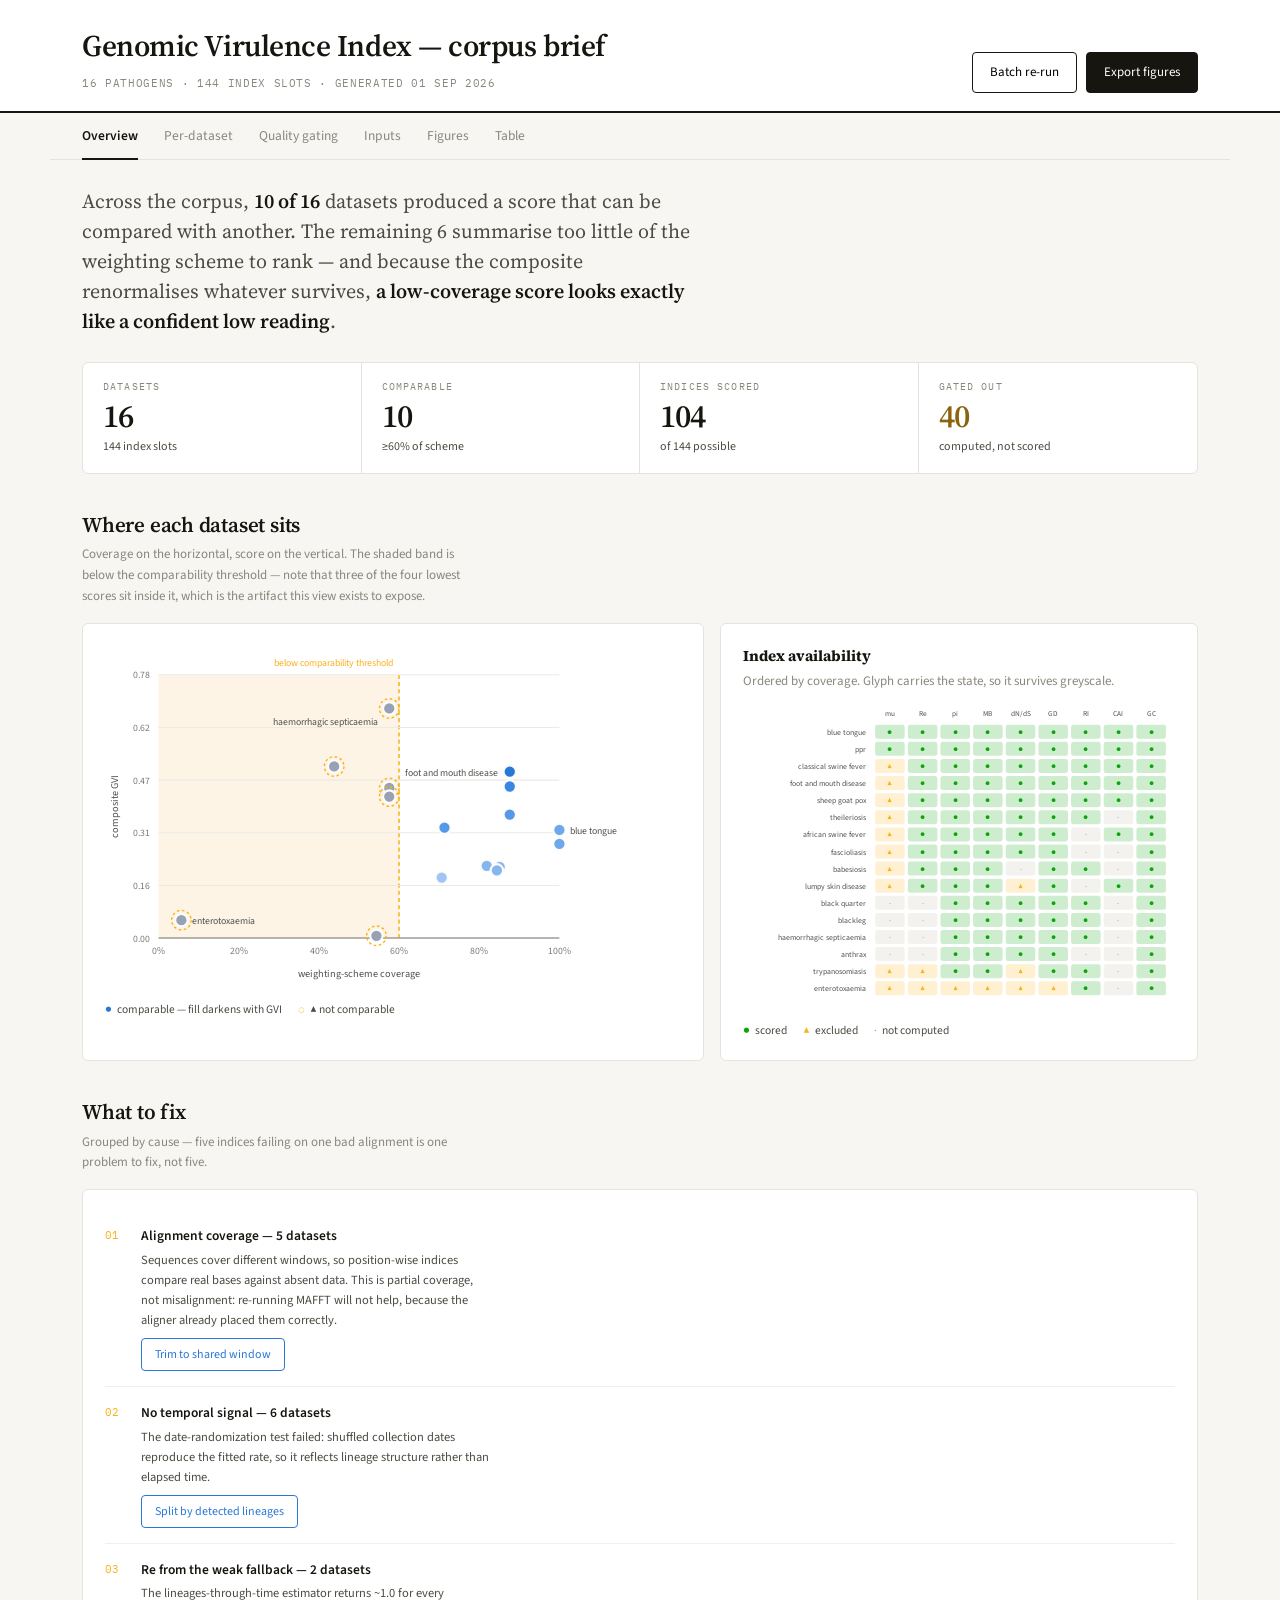
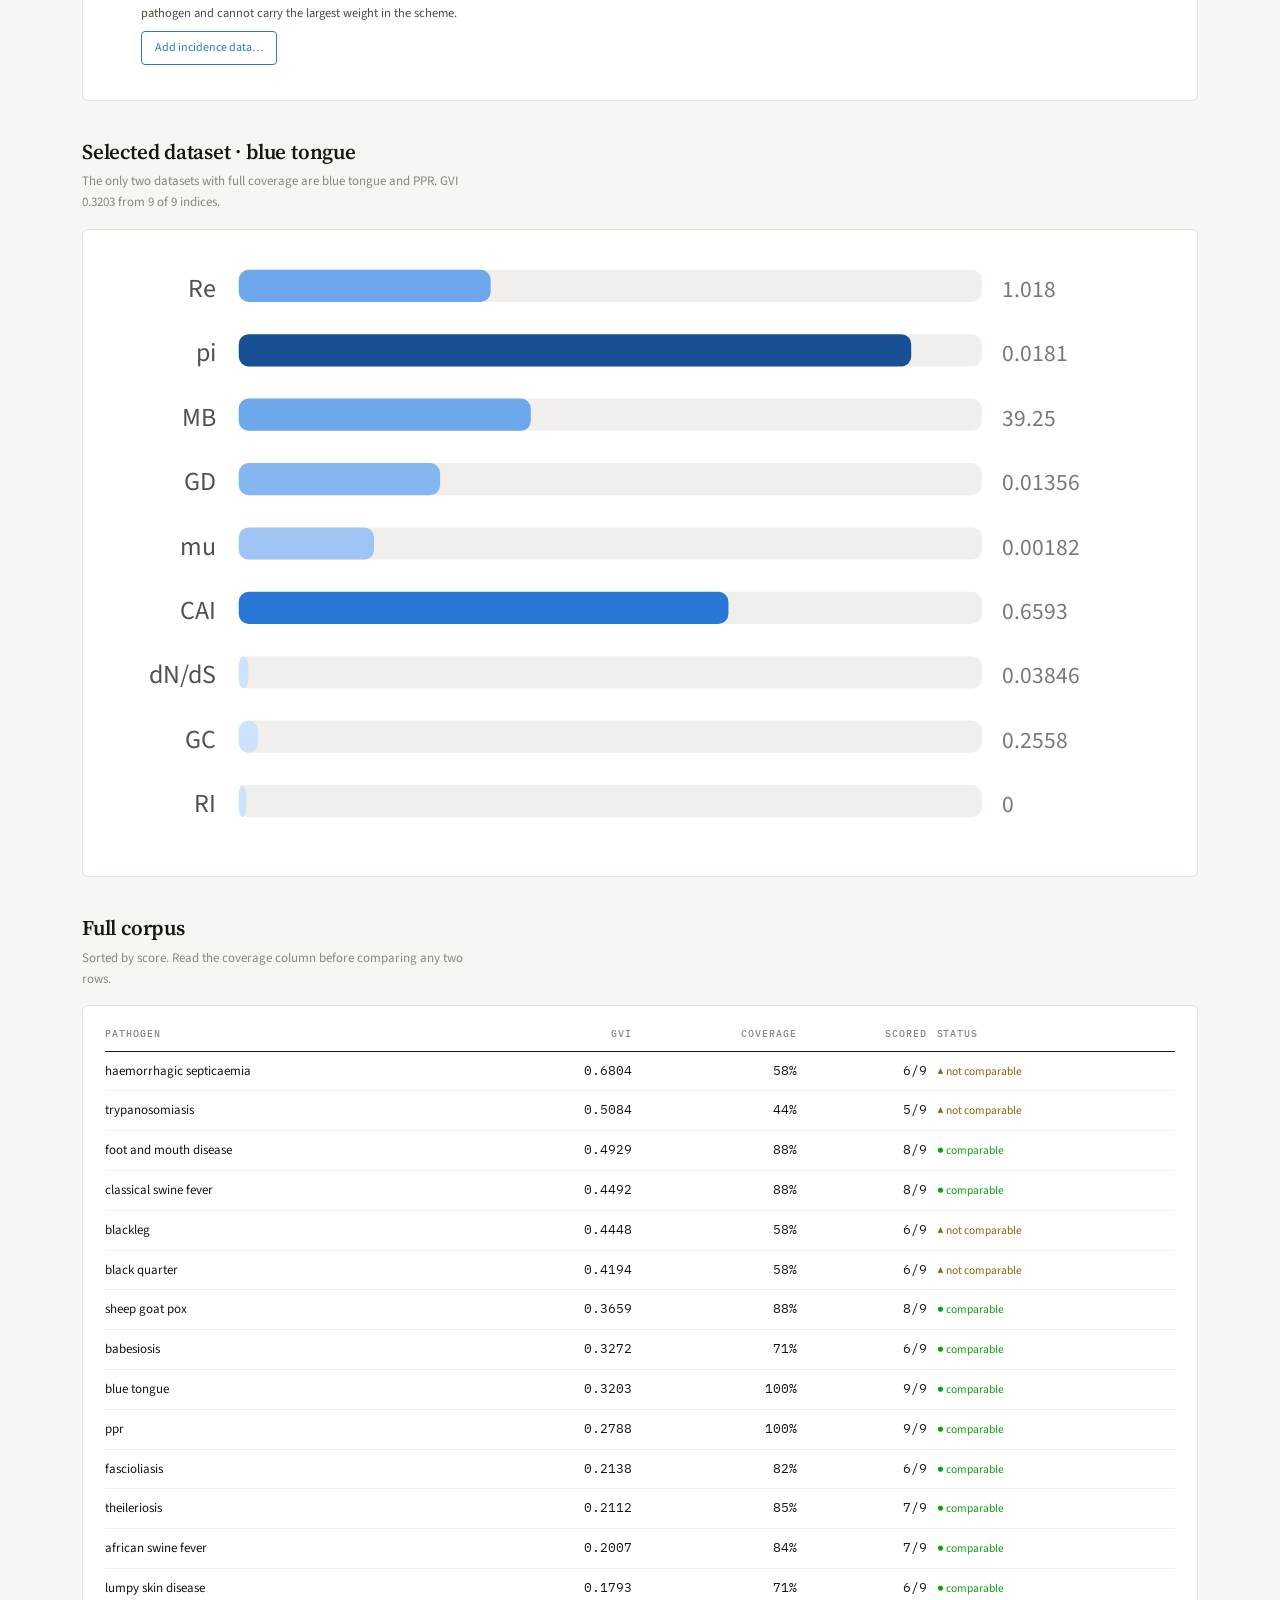
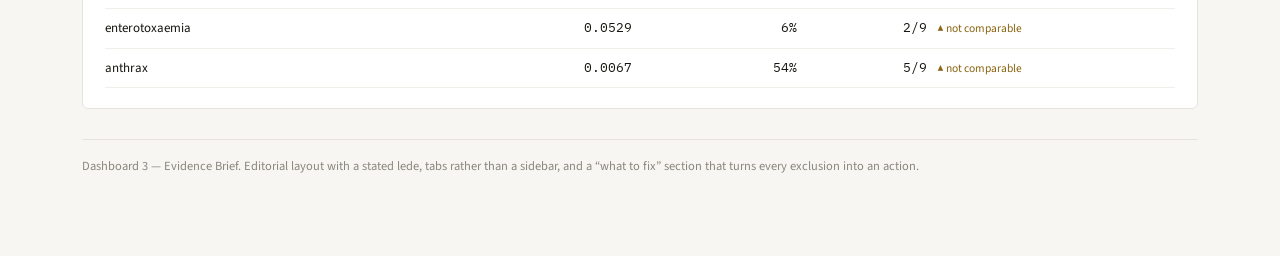
<file: gui_concepts/dashboard-3-evidence-brief.html>
<!doctype html><html lang=en><head><meta charset=utf-8><meta name=viewport content="width=device-width,initial-scale=1">
<title>GVI Evidence Brief — Dashboard 3</title><link rel='preconnect' href='https://fonts.googleapis.com'><link rel='preconnect' href='https://fonts.gstatic.com' crossorigin>
<link href="https://fonts.googleapis.com/css2?family=Source+Serif+4:opsz,wght@8..60,400;8..60,600;8..60,700&family=Source+Sans+3:wght@400;500;600&family=IBM+Plex+Mono:wght@400;500&display=swap" rel=stylesheet>
<style>
:root{--surface-1:#fcfcfb;--bg:#f7f6f3;--panel:#fff;--line:#e6e3dc;--line-2:#f1efea;
--text-primary:#16150f;--text-secondary:#4d4b42;--text-muted:#8a877c;
--good:#0ca30c;--warn:#fab219;--accent:#2a78d6;--rule:#16150f;
--serif:'Source Serif 4',Georgia,serif;--sans:'Source Sans 3',system-ui,sans-serif;--mono:'IBM Plex Mono',ui-monospace,monospace;}
*{box-sizing:border-box}body{margin:0;background:var(--bg);color:var(--text-primary);font-family:var(--sans);font-size:14.5px;line-height:1.6;-webkit-font-smoothing:antialiased}
.hd{background:var(--panel);border-bottom:2px solid var(--rule)}
.hd .in{max-width:1180px;margin:0 auto;padding:22px 32px 18px;display:flex;align-items:flex-end;justify-content:space-between;gap:24px}
.hd h1{font-family:var(--serif);font-size:30px;font-weight:600;letter-spacing:-.015em;margin:0}
.hd .sub{font-family:var(--mono);font-size:11px;color:var(--text-muted);letter-spacing:.06em;margin-top:5px}
.acts{display:flex;gap:9px}
.btn{font:inherit;font-size:13px;padding:9px 17px;border:1px solid var(--rule);background:#fff;border-radius:4px;cursor:pointer}
.btn.pri{background:var(--rule);color:#fff}
.tabs{max-width:1180px;margin:0 auto;padding:0 32px;display:flex;gap:26px;border-bottom:1px solid var(--line)}
.tabs a{padding:12px 0;text-decoration:none;color:var(--text-muted);font-size:13.5px;border-bottom:2px solid transparent;margin-bottom:-1px}
.tabs a.on{color:var(--text-primary);border-bottom-color:var(--rule);font-weight:600}
.wrap{max-width:1180px;margin:0 auto;padding:26px 32px 80px}
.lede{font-family:var(--serif);font-size:20px;line-height:1.5;max-width:62ch;color:var(--text-secondary);margin:0 0 26px}
.lede b{color:var(--text-primary);font-weight:600}
.strip{display:grid;grid-template-columns:repeat(4,1fr);gap:0;background:var(--panel);border:1px solid var(--line);border-radius:6px;overflow:hidden;margin-bottom:26px}
.strip>div{padding:16px 20px;border-right:1px solid var(--line)} .strip>div:last-child{border-right:0}
.strip .l{font-family:var(--mono);font-size:9.5px;letter-spacing:.12em;text-transform:uppercase;color:var(--text-muted);margin-bottom:6px}
.strip .v{font-family:var(--serif);font-size:32px;font-weight:600;letter-spacing:-.025em;line-height:1;font-variant-numeric:tabular-nums}
.strip .v.w{color:#8a6410} .strip .s{font-size:12px;color:var(--text-secondary);margin-top:5px}
h2{font-family:var(--serif);font-size:21px;font-weight:600;margin:34px 0 3px;letter-spacing:-.01em}
.dek{color:var(--text-muted);font-size:13px;margin:0 0 16px;max-width:66ch}
.card{background:var(--panel);border:1px solid var(--line);border-radius:6px;padding:20px 22px}
.two{display:grid;grid-template-columns:1.3fr 1fr;gap:16px}
.lg{display:flex;gap:16px;font-size:11.5px;color:var(--text-secondary);margin-top:11px;flex-wrap:wrap}
.lg i{font-style:normal;margin-right:5px}
.find{display:flex;gap:14px;padding:15px 0;border-bottom:1px solid var(--line-2)}
.find:last-child{border-bottom:0}
.find .num{font-family:var(--mono);font-size:11px;color:var(--warn);flex:none;width:22px;padding-top:2px}
.find h4{font-size:13.5px;font-weight:600;margin:0 0 3px}
.find p{font-size:12.5px;color:var(--text-secondary);margin:0 0 8px;max-width:58ch}
.find button{font:inherit;font-size:12px;padding:6px 13px;border:1px solid var(--accent);background:#fff;color:var(--accent);border-radius:4px;cursor:pointer}
table{width:100%;border-collapse:collapse;font-size:13px}
th{font-family:var(--mono);font-size:9.5px;letter-spacing:.1em;text-transform:uppercase;color:var(--text-muted);text-align:left;padding:0 10px 9px 0;border-bottom:1px solid var(--rule);font-weight:500}
td{padding:9px 10px 9px 0;border-bottom:1px solid var(--line-2)}
td.n,th.n{text-align:right;font-family:var(--mono);font-variant-numeric:tabular-nums}
.ok{color:var(--good);font-size:11.5px} .warn{color:#8a6410;font-size:11.5px}
footer{margin-top:30px;font-size:12.5px;color:var(--text-muted);border-top:1px solid var(--line);padding-top:16px}
</style></head><body>
<div class=hd><div class=in><div><h1>Genomic Virulence Index — corpus brief</h1>
 <div class=sub>16 PATHOGENS · 144 INDEX SLOTS · GENERATED 01 SEP 2026</div></div>
 <div class=acts><button class=btn>Batch re-run</button><button class="btn pri">Export figures</button></div></div></div>
<div class=tabs><a href=# class=on>Overview</a><a href=#>Per-dataset</a><a href=#>Quality gating</a><a href=#>Inputs</a><a href=#>Figures</a><a href=#>Table</a></div>
<div class=wrap>
 <p class=lede>Across the corpus, <b>10 of 16</b> datasets produced a score that can be compared with another. The remaining 6 summarise too little of the weighting scheme to rank — and because the composite renormalises whatever survives, <b>a low-coverage score looks exactly like a confident low reading</b>.</p>

 <div class=strip>
  <div><div class=l>Datasets</div><div class=v>16</div><div class=s>144 index slots</div></div>
  <div><div class=l>Comparable</div><div class=v>10</div><div class=s>&ge;60% of scheme</div></div>
  <div><div class=l>Indices scored</div><div class=v>104</div><div class=s>of 144 possible</div></div>
  <div><div class=l>Gated out</div><div class="v w">40</div><div class=s>computed, not scored</div></div>
 </div>

 <h2>Where each dataset sits</h2>
 <p class=dek>Coverage on the horizontal, score on the vertical. The shaded band is below the comparability threshold — note that three of the four lowest scores sit inside it, which is the artifact this view exists to expose.</p>
 <div class=two>
  <div class=card><svg viewBox='0 0 560 330' width='100%' role='img' aria-label='GVI against weighting-scheme coverage for 16 pathogens'><rect x='52' y='30' width='234.0' height='256' fill='#fdf4e6'/><line x1='286.0' y1='30' x2='286.0' y2='286' stroke='#fab219' stroke-width='1.5' stroke-dasharray='4 3'/><text x='280.0' y='21' font-size='9.5' fill='#fab219' text-anchor='end'>below comparability threshold</text><line x1='52' y1='286.0' x2='442' y2='286.0' stroke='#eceae6' stroke-width='1'/><text x='44' y='289.5' font-size='9.5' fill='#7a7973' text-anchor='end'>0.00</text><line x1='52' y1='234.8' x2='442' y2='234.8' stroke='#eceae6' stroke-width='1'/><text x='44' y='238.3' font-size='9.5' fill='#7a7973' text-anchor='end'>0.16</text><line x1='52' y1='183.6' x2='442' y2='183.6' stroke='#eceae6' stroke-width='1'/><text x='44' y='187.1' font-size='9.5' fill='#7a7973' text-anchor='end'>0.31</text><line x1='52' y1='132.4' x2='442' y2='132.4' stroke='#eceae6' stroke-width='1'/><text x='44' y='135.9' font-size='9.5' fill='#7a7973' text-anchor='end'>0.47</text><line x1='52' y1='81.2' x2='442' y2='81.2' stroke='#eceae6' stroke-width='1'/><text x='44' y='84.7' font-size='9.5' fill='#7a7973' text-anchor='end'>0.62</text><line x1='52' y1='30.0' x2='442' y2='30.0' stroke='#eceae6' stroke-width='1'/><text x='44' y='33.5' font-size='9.5' fill='#7a7973' text-anchor='end'>0.78</text><text x='52.0' y='302' font-size='9.5' fill='#7a7973' text-anchor='middle'>0%</text><text x='130.0' y='302' font-size='9.5' fill='#7a7973' text-anchor='middle'>20%</text><text x='208.0' y='302' font-size='9.5' fill='#7a7973' text-anchor='middle'>40%</text><text x='286.0' y='302' font-size='9.5' fill='#7a7973' text-anchor='middle'>60%</text><text x='364.0' y='302' font-size='9.5' fill='#7a7973' text-anchor='middle'>80%</text><text x='442.0' y='302' font-size='9.5' fill='#7a7973' text-anchor='middle'>100%</text><line x1='52' y1='286' x2='442' y2='286' stroke='#7a7973' stroke-width='1'/><text x='247' y='324' font-size='10' fill='#52514e' text-anchor='middle'>weighting-scheme coverage</text><text transform='translate(13,158) rotate(-90)' font-size='10' fill='#52514e' text-anchor='middle'>composite GVI</text><circle cx='276.5' cy='62.7' r='6' fill='#98a2b3' stroke='#fcfcfb' stroke-width='2'><title>haemorrhagic septicaemia — GVI 0.6804, coverage 58%, NOT comparable</title></circle><circle cx='276.5' cy='62.7' r='9.5' fill='none' stroke='#fab219' stroke-width='1.4' stroke-dasharray='2.5 2.5'/><circle cx='222.9' cy='119.1' r='6' fill='#98a2b3' stroke='#fcfcfb' stroke-width='2'><title>trypanosomiasis — GVI 0.5084, coverage 44%, NOT comparable</title></circle><circle cx='222.9' cy='119.1' r='9.5' fill='none' stroke='#fab219' stroke-width='1.4' stroke-dasharray='2.5 2.5'/><circle cx='393.7' cy='124.2' r='6' fill='#2a78d6' stroke='#fcfcfb' stroke-width='2'><title>foot and mouth disease — GVI 0.4929, coverage 88%, comparable</title></circle><circle cx='393.7' cy='138.6' r='6' fill='#3987e5' stroke='#fcfcfb' stroke-width='2'><title>classical swine fever — GVI 0.4492, coverage 88%, comparable</title></circle><circle cx='276.5' cy='140.0' r='6' fill='#98a2b3' stroke='#fcfcfb' stroke-width='2'><title>blackleg — GVI 0.4448, coverage 58%, NOT comparable</title></circle><circle cx='276.5' cy='140.0' r='9.5' fill='none' stroke='#fab219' stroke-width='1.4' stroke-dasharray='2.5 2.5'/><circle cx='276.5' cy='148.4' r='6' fill='#98a2b3' stroke='#fcfcfb' stroke-width='2'><title>black quarter — GVI 0.4194, coverage 58%, NOT comparable</title></circle><circle cx='276.5' cy='148.4' r='9.5' fill='none' stroke='#fab219' stroke-width='1.4' stroke-dasharray='2.5 2.5'/><circle cx='393.7' cy='165.9' r='6' fill='#5598e7' stroke='#fcfcfb' stroke-width='2'><title>sheep goat pox — GVI 0.3659, coverage 88%, comparable</title></circle><circle cx='330.2' cy='178.6' r='6' fill='#5598e7' stroke='#fcfcfb' stroke-width='2'><title>babesiosis — GVI 0.3272, coverage 71%, comparable</title></circle><circle cx='442.0' cy='180.9' r='6' fill='#6da7ec' stroke='#fcfcfb' stroke-width='2'><title>blue tongue — GVI 0.3203, coverage 100%, comparable</title></circle><circle cx='442.0' cy='194.5' r='6' fill='#6da7ec' stroke='#fcfcfb' stroke-width='2'><title>ppr — GVI 0.2788, coverage 100%, comparable</title></circle><circle cx='371.3' cy='215.8' r='6' fill='#86b6ef' stroke='#fcfcfb' stroke-width='2'><title>fascioliasis — GVI 0.2138, coverage 82%, comparable</title></circle><circle cx='383.9' cy='216.7' r='6' fill='#86b6ef' stroke='#fcfcfb' stroke-width='2'><title>theileriosis — GVI 0.2112, coverage 85%, comparable</title></circle><circle cx='381.2' cy='220.1' r='6' fill='#86b6ef' stroke='#fcfcfb' stroke-width='2'><title>african swine fever — GVI 0.2007, coverage 84%, comparable</title></circle><circle cx='327.5' cy='227.2' r='6' fill='#9ec5f4' stroke='#fcfcfb' stroke-width='2'><title>lumpy skin disease — GVI 0.1793, coverage 71%, comparable</title></circle><circle cx='74.3' cy='268.6' r='6' fill='#98a2b3' stroke='#fcfcfb' stroke-width='2'><title>enterotoxaemia — GVI 0.0529, coverage 6%, NOT comparable</title></circle><circle cx='74.3' cy='268.6' r='9.5' fill='none' stroke='#fab219' stroke-width='1.4' stroke-dasharray='2.5 2.5'/><circle cx='264.0' cy='283.8' r='6' fill='#98a2b3' stroke='#fcfcfb' stroke-width='2'><title>anthrax — GVI 0.0067, coverage 54%, NOT comparable</title></circle><circle cx='264.0' cy='283.8' r='9.5' fill='none' stroke='#fab219' stroke-width='1.4' stroke-dasharray='2.5 2.5'/><text x='84.3' y='272.6' font-size='9.5' fill='#52514e' text-anchor='start'>enterotoxaemia</text><text x='265.5' y='78.7' font-size='9.5' fill='#52514e' text-anchor='end'>haemorrhagic septicaemia</text><text x='382.7' y='128.2' font-size='9.5' fill='#52514e' text-anchor='end'>foot and mouth disease</text><text x='452.0' y='184.9' font-size='9.5' fill='#52514e' text-anchor='start'>blue tongue</text></svg>
   <div class=lg><span><i style="color:#2a78d6">●</i>comparable — fill darkens with GVI</span><span><i style="color:#fab219">◌</i>▲ not comparable</span></div></div>
  <div class=card><h4 style="font-family:var(--serif);font-size:15px;margin:0 0 3px">Index availability</h4>
   <p class=dek style="margin-bottom:12px">Ordered by coverage. Glyph carries the state, so it survives greyscale.</p>
   <svg viewBox='0 0 556 386' width='100%' role='img' aria-label='Which indices were scored, excluded or not computed for each pathogen'><text x='189' y='17' font-size='9.5' fill='#52514e' text-anchor='middle'>mu</text><text x='231' y='17' font-size='9.5' fill='#52514e' text-anchor='middle'>Re</text><text x='273' y='17' font-size='9.5' fill='#52514e' text-anchor='middle'>pi</text><text x='315' y='17' font-size='9.5' fill='#52514e' text-anchor='middle'>MB</text><text x='357' y='17' font-size='9.5' fill='#52514e' text-anchor='middle'>dN/dS</text><text x='399' y='17' font-size='9.5' fill='#52514e' text-anchor='middle'>GD</text><text x='441' y='17' font-size='9.5' fill='#52514e' text-anchor='middle'>RI</text><text x='483' y='17' font-size='9.5' fill='#52514e' text-anchor='middle'>CAI</text><text x='525' y='17' font-size='9.5' fill='#52514e' text-anchor='middle'>GC</text><text x='158' y='41' font-size='10' fill='#52514e' text-anchor='end'>blue tongue</text><rect x='170' y='28' width='38' height='18' rx='3' fill='#0ca30c' opacity='0.2'/><text x='189' y='41' font-size='11' fill='#0ca30c' text-anchor='middle'>●<title>blue tongue · mu — scored</title></text><rect x='212' y='28' width='38' height='18' rx='3' fill='#0ca30c' opacity='0.2'/><text x='231' y='41' font-size='11' fill='#0ca30c' text-anchor='middle'>●<title>blue tongue · Re — scored</title></text><rect x='254' y='28' width='38' height='18' rx='3' fill='#0ca30c' opacity='0.2'/><text x='273' y='41' font-size='11' fill='#0ca30c' text-anchor='middle'>●<title>blue tongue · pi — scored</title></text><rect x='296' y='28' width='38' height='18' rx='3' fill='#0ca30c' opacity='0.2'/><text x='315' y='41' font-size='11' fill='#0ca30c' text-anchor='middle'>●<title>blue tongue · MB — scored</title></text><rect x='338' y='28' width='38' height='18' rx='3' fill='#0ca30c' opacity='0.2'/><text x='357' y='41' font-size='11' fill='#0ca30c' text-anchor='middle'>●<title>blue tongue · dN/dS — scored</title></text><rect x='380' y='28' width='38' height='18' rx='3' fill='#0ca30c' opacity='0.2'/><text x='399' y='41' font-size='11' fill='#0ca30c' text-anchor='middle'>●<title>blue tongue · GD — scored</title></text><rect x='422' y='28' width='38' height='18' rx='3' fill='#0ca30c' opacity='0.2'/><text x='441' y='41' font-size='11' fill='#0ca30c' text-anchor='middle'>●<title>blue tongue · RI — scored</title></text><rect x='464' y='28' width='38' height='18' rx='3' fill='#0ca30c' opacity='0.2'/><text x='483' y='41' font-size='11' fill='#0ca30c' text-anchor='middle'>●<title>blue tongue · CAI — scored</title></text><rect x='506' y='28' width='38' height='18' rx='3' fill='#0ca30c' opacity='0.2'/><text x='525' y='41' font-size='11' fill='#0ca30c' text-anchor='middle'>●<title>blue tongue · GC — scored</title></text><text x='158' y='63' font-size='10' fill='#52514e' text-anchor='end'>ppr</text><rect x='170' y='50' width='38' height='18' rx='3' fill='#0ca30c' opacity='0.2'/><text x='189' y='63' font-size='11' fill='#0ca30c' text-anchor='middle'>●<title>ppr · mu — scored</title></text><rect x='212' y='50' width='38' height='18' rx='3' fill='#0ca30c' opacity='0.2'/><text x='231' y='63' font-size='11' fill='#0ca30c' text-anchor='middle'>●<title>ppr · Re — scored</title></text><rect x='254' y='50' width='38' height='18' rx='3' fill='#0ca30c' opacity='0.2'/><text x='273' y='63' font-size='11' fill='#0ca30c' text-anchor='middle'>●<title>ppr · pi — scored</title></text><rect x='296' y='50' width='38' height='18' rx='3' fill='#0ca30c' opacity='0.2'/><text x='315' y='63' font-size='11' fill='#0ca30c' text-anchor='middle'>●<title>ppr · MB — scored</title></text><rect x='338' y='50' width='38' height='18' rx='3' fill='#0ca30c' opacity='0.2'/><text x='357' y='63' font-size='11' fill='#0ca30c' text-anchor='middle'>●<title>ppr · dN/dS — scored</title></text><rect x='380' y='50' width='38' height='18' rx='3' fill='#0ca30c' opacity='0.2'/><text x='399' y='63' font-size='11' fill='#0ca30c' text-anchor='middle'>●<title>ppr · GD — scored</title></text><rect x='422' y='50' width='38' height='18' rx='3' fill='#0ca30c' opacity='0.2'/><text x='441' y='63' font-size='11' fill='#0ca30c' text-anchor='middle'>●<title>ppr · RI — scored</title></text><rect x='464' y='50' width='38' height='18' rx='3' fill='#0ca30c' opacity='0.2'/><text x='483' y='63' font-size='11' fill='#0ca30c' text-anchor='middle'>●<title>ppr · CAI — scored</title></text><rect x='506' y='50' width='38' height='18' rx='3' fill='#0ca30c' opacity='0.2'/><text x='525' y='63' font-size='11' fill='#0ca30c' text-anchor='middle'>●<title>ppr · GC — scored</title></text><text x='158' y='85' font-size='10' fill='#52514e' text-anchor='end'>classical swine fever</text><rect x='170' y='72' width='38' height='18' rx='3' fill='#fab219' opacity='0.2'/><text x='189' y='85' font-size='11' fill='#fab219' text-anchor='middle'>▲<title>classical swine fever · mu — excluded</title></text><rect x='212' y='72' width='38' height='18' rx='3' fill='#0ca30c' opacity='0.2'/><text x='231' y='85' font-size='11' fill='#0ca30c' text-anchor='middle'>●<title>classical swine fever · Re — scored</title></text><rect x='254' y='72' width='38' height='18' rx='3' fill='#0ca30c' opacity='0.2'/><text x='273' y='85' font-size='11' fill='#0ca30c' text-anchor='middle'>●<title>classical swine fever · pi — scored</title></text><rect x='296' y='72' width='38' height='18' rx='3' fill='#0ca30c' opacity='0.2'/><text x='315' y='85' font-size='11' fill='#0ca30c' text-anchor='middle'>●<title>classical swine fever · MB — scored</title></text><rect x='338' y='72' width='38' height='18' rx='3' fill='#0ca30c' opacity='0.2'/><text x='357' y='85' font-size='11' fill='#0ca30c' text-anchor='middle'>●<title>classical swine fever · dN/dS — scored</title></text><rect x='380' y='72' width='38' height='18' rx='3' fill='#0ca30c' opacity='0.2'/><text x='399' y='85' font-size='11' fill='#0ca30c' text-anchor='middle'>●<title>classical swine fever · GD — scored</title></text><rect x='422' y='72' width='38' height='18' rx='3' fill='#0ca30c' opacity='0.2'/><text x='441' y='85' font-size='11' fill='#0ca30c' text-anchor='middle'>●<title>classical swine fever · RI — scored</title></text><rect x='464' y='72' width='38' height='18' rx='3' fill='#0ca30c' opacity='0.2'/><text x='483' y='85' font-size='11' fill='#0ca30c' text-anchor='middle'>●<title>classical swine fever · CAI — scored</title></text><rect x='506' y='72' width='38' height='18' rx='3' fill='#0ca30c' opacity='0.2'/><text x='525' y='85' font-size='11' fill='#0ca30c' text-anchor='middle'>●<title>classical swine fever · GC — scored</title></text><text x='158' y='107' font-size='10' fill='#52514e' text-anchor='end'>foot and mouth disease</text><rect x='170' y='94' width='38' height='18' rx='3' fill='#fab219' opacity='0.2'/><text x='189' y='107' font-size='11' fill='#fab219' text-anchor='middle'>▲<title>foot and mouth disease · mu — excluded</title></text><rect x='212' y='94' width='38' height='18' rx='3' fill='#0ca30c' opacity='0.2'/><text x='231' y='107' font-size='11' fill='#0ca30c' text-anchor='middle'>●<title>foot and mouth disease · Re — scored</title></text><rect x='254' y='94' width='38' height='18' rx='3' fill='#0ca30c' opacity='0.2'/><text x='273' y='107' font-size='11' fill='#0ca30c' text-anchor='middle'>●<title>foot and mouth disease · pi — scored</title></text><rect x='296' y='94' width='38' height='18' rx='3' fill='#0ca30c' opacity='0.2'/><text x='315' y='107' font-size='11' fill='#0ca30c' text-anchor='middle'>●<title>foot and mouth disease · MB — scored</title></text><rect x='338' y='94' width='38' height='18' rx='3' fill='#0ca30c' opacity='0.2'/><text x='357' y='107' font-size='11' fill='#0ca30c' text-anchor='middle'>●<title>foot and mouth disease · dN/dS — scored</title></text><rect x='380' y='94' width='38' height='18' rx='3' fill='#0ca30c' opacity='0.2'/><text x='399' y='107' font-size='11' fill='#0ca30c' text-anchor='middle'>●<title>foot and mouth disease · GD — scored</title></text><rect x='422' y='94' width='38' height='18' rx='3' fill='#0ca30c' opacity='0.2'/><text x='441' y='107' font-size='11' fill='#0ca30c' text-anchor='middle'>●<title>foot and mouth disease · RI — scored</title></text><rect x='464' y='94' width='38' height='18' rx='3' fill='#0ca30c' opacity='0.2'/><text x='483' y='107' font-size='11' fill='#0ca30c' text-anchor='middle'>●<title>foot and mouth disease · CAI — scored</title></text><rect x='506' y='94' width='38' height='18' rx='3' fill='#0ca30c' opacity='0.2'/><text x='525' y='107' font-size='11' fill='#0ca30c' text-anchor='middle'>●<title>foot and mouth disease · GC — scored</title></text><text x='158' y='129' font-size='10' fill='#52514e' text-anchor='end'>sheep goat pox</text><rect x='170' y='116' width='38' height='18' rx='3' fill='#fab219' opacity='0.2'/><text x='189' y='129' font-size='11' fill='#fab219' text-anchor='middle'>▲<title>sheep goat pox · mu — excluded</title></text><rect x='212' y='116' width='38' height='18' rx='3' fill='#0ca30c' opacity='0.2'/><text x='231' y='129' font-size='11' fill='#0ca30c' text-anchor='middle'>●<title>sheep goat pox · Re — scored</title></text><rect x='254' y='116' width='38' height='18' rx='3' fill='#0ca30c' opacity='0.2'/><text x='273' y='129' font-size='11' fill='#0ca30c' text-anchor='middle'>●<title>sheep goat pox · pi — scored</title></text><rect x='296' y='116' width='38' height='18' rx='3' fill='#0ca30c' opacity='0.2'/><text x='315' y='129' font-size='11' fill='#0ca30c' text-anchor='middle'>●<title>sheep goat pox · MB — scored</title></text><rect x='338' y='116' width='38' height='18' rx='3' fill='#0ca30c' opacity='0.2'/><text x='357' y='129' font-size='11' fill='#0ca30c' text-anchor='middle'>●<title>sheep goat pox · dN/dS — scored</title></text><rect x='380' y='116' width='38' height='18' rx='3' fill='#0ca30c' opacity='0.2'/><text x='399' y='129' font-size='11' fill='#0ca30c' text-anchor='middle'>●<title>sheep goat pox · GD — scored</title></text><rect x='422' y='116' width='38' height='18' rx='3' fill='#0ca30c' opacity='0.2'/><text x='441' y='129' font-size='11' fill='#0ca30c' text-anchor='middle'>●<title>sheep goat pox · RI — scored</title></text><rect x='464' y='116' width='38' height='18' rx='3' fill='#0ca30c' opacity='0.2'/><text x='483' y='129' font-size='11' fill='#0ca30c' text-anchor='middle'>●<title>sheep goat pox · CAI — scored</title></text><rect x='506' y='116' width='38' height='18' rx='3' fill='#0ca30c' opacity='0.2'/><text x='525' y='129' font-size='11' fill='#0ca30c' text-anchor='middle'>●<title>sheep goat pox · GC — scored</title></text><text x='158' y='151' font-size='10' fill='#52514e' text-anchor='end'>theileriosis</text><rect x='170' y='138' width='38' height='18' rx='3' fill='#fab219' opacity='0.2'/><text x='189' y='151' font-size='11' fill='#fab219' text-anchor='middle'>▲<title>theileriosis · mu — excluded</title></text><rect x='212' y='138' width='38' height='18' rx='3' fill='#0ca30c' opacity='0.2'/><text x='231' y='151' font-size='11' fill='#0ca30c' text-anchor='middle'>●<title>theileriosis · Re — scored</title></text><rect x='254' y='138' width='38' height='18' rx='3' fill='#0ca30c' opacity='0.2'/><text x='273' y='151' font-size='11' fill='#0ca30c' text-anchor='middle'>●<title>theileriosis · pi — scored</title></text><rect x='296' y='138' width='38' height='18' rx='3' fill='#0ca30c' opacity='0.2'/><text x='315' y='151' font-size='11' fill='#0ca30c' text-anchor='middle'>●<title>theileriosis · MB — scored</title></text><rect x='338' y='138' width='38' height='18' rx='3' fill='#0ca30c' opacity='0.2'/><text x='357' y='151' font-size='11' fill='#0ca30c' text-anchor='middle'>●<title>theileriosis · dN/dS — scored</title></text><rect x='380' y='138' width='38' height='18' rx='3' fill='#0ca30c' opacity='0.2'/><text x='399' y='151' font-size='11' fill='#0ca30c' text-anchor='middle'>●<title>theileriosis · GD — scored</title></text><rect x='422' y='138' width='38' height='18' rx='3' fill='#0ca30c' opacity='0.2'/><text x='441' y='151' font-size='11' fill='#0ca30c' text-anchor='middle'>●<title>theileriosis · RI — scored</title></text><rect x='464' y='138' width='38' height='18' rx='3' fill='#f3f2ef' opacity='1'/><text x='483' y='151' font-size='11' fill='#98a2b3' text-anchor='middle'>·<title>theileriosis · CAI — not computed</title></text><rect x='506' y='138' width='38' height='18' rx='3' fill='#0ca30c' opacity='0.2'/><text x='525' y='151' font-size='11' fill='#0ca30c' text-anchor='middle'>●<title>theileriosis · GC — scored</title></text><text x='158' y='173' font-size='10' fill='#52514e' text-anchor='end'>african swine fever</text><rect x='170' y='160' width='38' height='18' rx='3' fill='#fab219' opacity='0.2'/><text x='189' y='173' font-size='11' fill='#fab219' text-anchor='middle'>▲<title>african swine fever · mu — excluded</title></text><rect x='212' y='160' width='38' height='18' rx='3' fill='#0ca30c' opacity='0.2'/><text x='231' y='173' font-size='11' fill='#0ca30c' text-anchor='middle'>●<title>african swine fever · Re — scored</title></text><rect x='254' y='160' width='38' height='18' rx='3' fill='#0ca30c' opacity='0.2'/><text x='273' y='173' font-size='11' fill='#0ca30c' text-anchor='middle'>●<title>african swine fever · pi — scored</title></text><rect x='296' y='160' width='38' height='18' rx='3' fill='#0ca30c' opacity='0.2'/><text x='315' y='173' font-size='11' fill='#0ca30c' text-anchor='middle'>●<title>african swine fever · MB — scored</title></text><rect x='338' y='160' width='38' height='18' rx='3' fill='#0ca30c' opacity='0.2'/><text x='357' y='173' font-size='11' fill='#0ca30c' text-anchor='middle'>●<title>african swine fever · dN/dS — scored</title></text><rect x='380' y='160' width='38' height='18' rx='3' fill='#0ca30c' opacity='0.2'/><text x='399' y='173' font-size='11' fill='#0ca30c' text-anchor='middle'>●<title>african swine fever · GD — scored</title></text><rect x='422' y='160' width='38' height='18' rx='3' fill='#f3f2ef' opacity='1'/><text x='441' y='173' font-size='11' fill='#98a2b3' text-anchor='middle'>·<title>african swine fever · RI — not computed</title></text><rect x='464' y='160' width='38' height='18' rx='3' fill='#0ca30c' opacity='0.2'/><text x='483' y='173' font-size='11' fill='#0ca30c' text-anchor='middle'>●<title>african swine fever · CAI — scored</title></text><rect x='506' y='160' width='38' height='18' rx='3' fill='#0ca30c' opacity='0.2'/><text x='525' y='173' font-size='11' fill='#0ca30c' text-anchor='middle'>●<title>african swine fever · GC — scored</title></text><text x='158' y='195' font-size='10' fill='#52514e' text-anchor='end'>fascioliasis</text><rect x='170' y='182' width='38' height='18' rx='3' fill='#fab219' opacity='0.2'/><text x='189' y='195' font-size='11' fill='#fab219' text-anchor='middle'>▲<title>fascioliasis · mu — excluded</title></text><rect x='212' y='182' width='38' height='18' rx='3' fill='#0ca30c' opacity='0.2'/><text x='231' y='195' font-size='11' fill='#0ca30c' text-anchor='middle'>●<title>fascioliasis · Re — scored</title></text><rect x='254' y='182' width='38' height='18' rx='3' fill='#0ca30c' opacity='0.2'/><text x='273' y='195' font-size='11' fill='#0ca30c' text-anchor='middle'>●<title>fascioliasis · pi — scored</title></text><rect x='296' y='182' width='38' height='18' rx='3' fill='#0ca30c' opacity='0.2'/><text x='315' y='195' font-size='11' fill='#0ca30c' text-anchor='middle'>●<title>fascioliasis · MB — scored</title></text><rect x='338' y='182' width='38' height='18' rx='3' fill='#0ca30c' opacity='0.2'/><text x='357' y='195' font-size='11' fill='#0ca30c' text-anchor='middle'>●<title>fascioliasis · dN/dS — scored</title></text><rect x='380' y='182' width='38' height='18' rx='3' fill='#0ca30c' opacity='0.2'/><text x='399' y='195' font-size='11' fill='#0ca30c' text-anchor='middle'>●<title>fascioliasis · GD — scored</title></text><rect x='422' y='182' width='38' height='18' rx='3' fill='#f3f2ef' opacity='1'/><text x='441' y='195' font-size='11' fill='#98a2b3' text-anchor='middle'>·<title>fascioliasis · RI — not computed</title></text><rect x='464' y='182' width='38' height='18' rx='3' fill='#f3f2ef' opacity='1'/><text x='483' y='195' font-size='11' fill='#98a2b3' text-anchor='middle'>·<title>fascioliasis · CAI — not computed</title></text><rect x='506' y='182' width='38' height='18' rx='3' fill='#0ca30c' opacity='0.2'/><text x='525' y='195' font-size='11' fill='#0ca30c' text-anchor='middle'>●<title>fascioliasis · GC — scored</title></text><text x='158' y='217' font-size='10' fill='#52514e' text-anchor='end'>babesiosis</text><rect x='170' y='204' width='38' height='18' rx='3' fill='#fab219' opacity='0.2'/><text x='189' y='217' font-size='11' fill='#fab219' text-anchor='middle'>▲<title>babesiosis · mu — excluded</title></text><rect x='212' y='204' width='38' height='18' rx='3' fill='#0ca30c' opacity='0.2'/><text x='231' y='217' font-size='11' fill='#0ca30c' text-anchor='middle'>●<title>babesiosis · Re — scored</title></text><rect x='254' y='204' width='38' height='18' rx='3' fill='#0ca30c' opacity='0.2'/><text x='273' y='217' font-size='11' fill='#0ca30c' text-anchor='middle'>●<title>babesiosis · pi — scored</title></text><rect x='296' y='204' width='38' height='18' rx='3' fill='#0ca30c' opacity='0.2'/><text x='315' y='217' font-size='11' fill='#0ca30c' text-anchor='middle'>●<title>babesiosis · MB — scored</title></text><rect x='338' y='204' width='38' height='18' rx='3' fill='#f3f2ef' opacity='1'/><text x='357' y='217' font-size='11' fill='#98a2b3' text-anchor='middle'>·<title>babesiosis · dN/dS — not computed</title></text><rect x='380' y='204' width='38' height='18' rx='3' fill='#0ca30c' opacity='0.2'/><text x='399' y='217' font-size='11' fill='#0ca30c' text-anchor='middle'>●<title>babesiosis · GD — scored</title></text><rect x='422' y='204' width='38' height='18' rx='3' fill='#0ca30c' opacity='0.2'/><text x='441' y='217' font-size='11' fill='#0ca30c' text-anchor='middle'>●<title>babesiosis · RI — scored</title></text><rect x='464' y='204' width='38' height='18' rx='3' fill='#f3f2ef' opacity='1'/><text x='483' y='217' font-size='11' fill='#98a2b3' text-anchor='middle'>·<title>babesiosis · CAI — not computed</title></text><rect x='506' y='204' width='38' height='18' rx='3' fill='#0ca30c' opacity='0.2'/><text x='525' y='217' font-size='11' fill='#0ca30c' text-anchor='middle'>●<title>babesiosis · GC — scored</title></text><text x='158' y='239' font-size='10' fill='#52514e' text-anchor='end'>lumpy skin disease</text><rect x='170' y='226' width='38' height='18' rx='3' fill='#fab219' opacity='0.2'/><text x='189' y='239' font-size='11' fill='#fab219' text-anchor='middle'>▲<title>lumpy skin disease · mu — excluded</title></text><rect x='212' y='226' width='38' height='18' rx='3' fill='#0ca30c' opacity='0.2'/><text x='231' y='239' font-size='11' fill='#0ca30c' text-anchor='middle'>●<title>lumpy skin disease · Re — scored</title></text><rect x='254' y='226' width='38' height='18' rx='3' fill='#0ca30c' opacity='0.2'/><text x='273' y='239' font-size='11' fill='#0ca30c' text-anchor='middle'>●<title>lumpy skin disease · pi — scored</title></text><rect x='296' y='226' width='38' height='18' rx='3' fill='#0ca30c' opacity='0.2'/><text x='315' y='239' font-size='11' fill='#0ca30c' text-anchor='middle'>●<title>lumpy skin disease · MB — scored</title></text><rect x='338' y='226' width='38' height='18' rx='3' fill='#fab219' opacity='0.2'/><text x='357' y='239' font-size='11' fill='#fab219' text-anchor='middle'>▲<title>lumpy skin disease · dN/dS — excluded</title></text><rect x='380' y='226' width='38' height='18' rx='3' fill='#0ca30c' opacity='0.2'/><text x='399' y='239' font-size='11' fill='#0ca30c' text-anchor='middle'>●<title>lumpy skin disease · GD — scored</title></text><rect x='422' y='226' width='38' height='18' rx='3' fill='#f3f2ef' opacity='1'/><text x='441' y='239' font-size='11' fill='#98a2b3' text-anchor='middle'>·<title>lumpy skin disease · RI — not computed</title></text><rect x='464' y='226' width='38' height='18' rx='3' fill='#0ca30c' opacity='0.2'/><text x='483' y='239' font-size='11' fill='#0ca30c' text-anchor='middle'>●<title>lumpy skin disease · CAI — scored</title></text><rect x='506' y='226' width='38' height='18' rx='3' fill='#0ca30c' opacity='0.2'/><text x='525' y='239' font-size='11' fill='#0ca30c' text-anchor='middle'>●<title>lumpy skin disease · GC — scored</title></text><text x='158' y='261' font-size='10' fill='#52514e' text-anchor='end'>black quarter</text><rect x='170' y='248' width='38' height='18' rx='3' fill='#f3f2ef' opacity='1'/><text x='189' y='261' font-size='11' fill='#98a2b3' text-anchor='middle'>·<title>black quarter · mu — not computed</title></text><rect x='212' y='248' width='38' height='18' rx='3' fill='#f3f2ef' opacity='1'/><text x='231' y='261' font-size='11' fill='#98a2b3' text-anchor='middle'>·<title>black quarter · Re — not computed</title></text><rect x='254' y='248' width='38' height='18' rx='3' fill='#0ca30c' opacity='0.2'/><text x='273' y='261' font-size='11' fill='#0ca30c' text-anchor='middle'>●<title>black quarter · pi — scored</title></text><rect x='296' y='248' width='38' height='18' rx='3' fill='#0ca30c' opacity='0.2'/><text x='315' y='261' font-size='11' fill='#0ca30c' text-anchor='middle'>●<title>black quarter · MB — scored</title></text><rect x='338' y='248' width='38' height='18' rx='3' fill='#0ca30c' opacity='0.2'/><text x='357' y='261' font-size='11' fill='#0ca30c' text-anchor='middle'>●<title>black quarter · dN/dS — scored</title></text><rect x='380' y='248' width='38' height='18' rx='3' fill='#0ca30c' opacity='0.2'/><text x='399' y='261' font-size='11' fill='#0ca30c' text-anchor='middle'>●<title>black quarter · GD — scored</title></text><rect x='422' y='248' width='38' height='18' rx='3' fill='#0ca30c' opacity='0.2'/><text x='441' y='261' font-size='11' fill='#0ca30c' text-anchor='middle'>●<title>black quarter · RI — scored</title></text><rect x='464' y='248' width='38' height='18' rx='3' fill='#f3f2ef' opacity='1'/><text x='483' y='261' font-size='11' fill='#98a2b3' text-anchor='middle'>·<title>black quarter · CAI — not computed</title></text><rect x='506' y='248' width='38' height='18' rx='3' fill='#0ca30c' opacity='0.2'/><text x='525' y='261' font-size='11' fill='#0ca30c' text-anchor='middle'>●<title>black quarter · GC — scored</title></text><text x='158' y='283' font-size='10' fill='#52514e' text-anchor='end'>blackleg</text><rect x='170' y='270' width='38' height='18' rx='3' fill='#f3f2ef' opacity='1'/><text x='189' y='283' font-size='11' fill='#98a2b3' text-anchor='middle'>·<title>blackleg · mu — not computed</title></text><rect x='212' y='270' width='38' height='18' rx='3' fill='#f3f2ef' opacity='1'/><text x='231' y='283' font-size='11' fill='#98a2b3' text-anchor='middle'>·<title>blackleg · Re — not computed</title></text><rect x='254' y='270' width='38' height='18' rx='3' fill='#0ca30c' opacity='0.2'/><text x='273' y='283' font-size='11' fill='#0ca30c' text-anchor='middle'>●<title>blackleg · pi — scored</title></text><rect x='296' y='270' width='38' height='18' rx='3' fill='#0ca30c' opacity='0.2'/><text x='315' y='283' font-size='11' fill='#0ca30c' text-anchor='middle'>●<title>blackleg · MB — scored</title></text><rect x='338' y='270' width='38' height='18' rx='3' fill='#0ca30c' opacity='0.2'/><text x='357' y='283' font-size='11' fill='#0ca30c' text-anchor='middle'>●<title>blackleg · dN/dS — scored</title></text><rect x='380' y='270' width='38' height='18' rx='3' fill='#0ca30c' opacity='0.2'/><text x='399' y='283' font-size='11' fill='#0ca30c' text-anchor='middle'>●<title>blackleg · GD — scored</title></text><rect x='422' y='270' width='38' height='18' rx='3' fill='#0ca30c' opacity='0.2'/><text x='441' y='283' font-size='11' fill='#0ca30c' text-anchor='middle'>●<title>blackleg · RI — scored</title></text><rect x='464' y='270' width='38' height='18' rx='3' fill='#f3f2ef' opacity='1'/><text x='483' y='283' font-size='11' fill='#98a2b3' text-anchor='middle'>·<title>blackleg · CAI — not computed</title></text><rect x='506' y='270' width='38' height='18' rx='3' fill='#0ca30c' opacity='0.2'/><text x='525' y='283' font-size='11' fill='#0ca30c' text-anchor='middle'>●<title>blackleg · GC — scored</title></text><text x='158' y='305' font-size='10' fill='#52514e' text-anchor='end'>haemorrhagic septicaemia</text><rect x='170' y='292' width='38' height='18' rx='3' fill='#f3f2ef' opacity='1'/><text x='189' y='305' font-size='11' fill='#98a2b3' text-anchor='middle'>·<title>haemorrhagic septicaemia · mu — not computed</title></text><rect x='212' y='292' width='38' height='18' rx='3' fill='#f3f2ef' opacity='1'/><text x='231' y='305' font-size='11' fill='#98a2b3' text-anchor='middle'>·<title>haemorrhagic septicaemia · Re — not computed</title></text><rect x='254' y='292' width='38' height='18' rx='3' fill='#0ca30c' opacity='0.2'/><text x='273' y='305' font-size='11' fill='#0ca30c' text-anchor='middle'>●<title>haemorrhagic septicaemia · pi — scored</title></text><rect x='296' y='292' width='38' height='18' rx='3' fill='#0ca30c' opacity='0.2'/><text x='315' y='305' font-size='11' fill='#0ca30c' text-anchor='middle'>●<title>haemorrhagic septicaemia · MB — scored</title></text><rect x='338' y='292' width='38' height='18' rx='3' fill='#0ca30c' opacity='0.2'/><text x='357' y='305' font-size='11' fill='#0ca30c' text-anchor='middle'>●<title>haemorrhagic septicaemia · dN/dS — scored</title></text><rect x='380' y='292' width='38' height='18' rx='3' fill='#0ca30c' opacity='0.2'/><text x='399' y='305' font-size='11' fill='#0ca30c' text-anchor='middle'>●<title>haemorrhagic septicaemia · GD — scored</title></text><rect x='422' y='292' width='38' height='18' rx='3' fill='#0ca30c' opacity='0.2'/><text x='441' y='305' font-size='11' fill='#0ca30c' text-anchor='middle'>●<title>haemorrhagic septicaemia · RI — scored</title></text><rect x='464' y='292' width='38' height='18' rx='3' fill='#f3f2ef' opacity='1'/><text x='483' y='305' font-size='11' fill='#98a2b3' text-anchor='middle'>·<title>haemorrhagic septicaemia · CAI — not computed</title></text><rect x='506' y='292' width='38' height='18' rx='3' fill='#0ca30c' opacity='0.2'/><text x='525' y='305' font-size='11' fill='#0ca30c' text-anchor='middle'>●<title>haemorrhagic septicaemia · GC — scored</title></text><text x='158' y='327' font-size='10' fill='#52514e' text-anchor='end'>anthrax</text><rect x='170' y='314' width='38' height='18' rx='3' fill='#f3f2ef' opacity='1'/><text x='189' y='327' font-size='11' fill='#98a2b3' text-anchor='middle'>·<title>anthrax · mu — not computed</title></text><rect x='212' y='314' width='38' height='18' rx='3' fill='#f3f2ef' opacity='1'/><text x='231' y='327' font-size='11' fill='#98a2b3' text-anchor='middle'>·<title>anthrax · Re — not computed</title></text><rect x='254' y='314' width='38' height='18' rx='3' fill='#0ca30c' opacity='0.2'/><text x='273' y='327' font-size='11' fill='#0ca30c' text-anchor='middle'>●<title>anthrax · pi — scored</title></text><rect x='296' y='314' width='38' height='18' rx='3' fill='#0ca30c' opacity='0.2'/><text x='315' y='327' font-size='11' fill='#0ca30c' text-anchor='middle'>●<title>anthrax · MB — scored</title></text><rect x='338' y='314' width='38' height='18' rx='3' fill='#0ca30c' opacity='0.2'/><text x='357' y='327' font-size='11' fill='#0ca30c' text-anchor='middle'>●<title>anthrax · dN/dS — scored</title></text><rect x='380' y='314' width='38' height='18' rx='3' fill='#0ca30c' opacity='0.2'/><text x='399' y='327' font-size='11' fill='#0ca30c' text-anchor='middle'>●<title>anthrax · GD — scored</title></text><rect x='422' y='314' width='38' height='18' rx='3' fill='#f3f2ef' opacity='1'/><text x='441' y='327' font-size='11' fill='#98a2b3' text-anchor='middle'>·<title>anthrax · RI — not computed</title></text><rect x='464' y='314' width='38' height='18' rx='3' fill='#f3f2ef' opacity='1'/><text x='483' y='327' font-size='11' fill='#98a2b3' text-anchor='middle'>·<title>anthrax · CAI — not computed</title></text><rect x='506' y='314' width='38' height='18' rx='3' fill='#0ca30c' opacity='0.2'/><text x='525' y='327' font-size='11' fill='#0ca30c' text-anchor='middle'>●<title>anthrax · GC — scored</title></text><text x='158' y='349' font-size='10' fill='#52514e' text-anchor='end'>trypanosomiasis</text><rect x='170' y='336' width='38' height='18' rx='3' fill='#fab219' opacity='0.2'/><text x='189' y='349' font-size='11' fill='#fab219' text-anchor='middle'>▲<title>trypanosomiasis · mu — excluded</title></text><rect x='212' y='336' width='38' height='18' rx='3' fill='#fab219' opacity='0.2'/><text x='231' y='349' font-size='11' fill='#fab219' text-anchor='middle'>▲<title>trypanosomiasis · Re — excluded</title></text><rect x='254' y='336' width='38' height='18' rx='3' fill='#0ca30c' opacity='0.2'/><text x='273' y='349' font-size='11' fill='#0ca30c' text-anchor='middle'>●<title>trypanosomiasis · pi — scored</title></text><rect x='296' y='336' width='38' height='18' rx='3' fill='#0ca30c' opacity='0.2'/><text x='315' y='349' font-size='11' fill='#0ca30c' text-anchor='middle'>●<title>trypanosomiasis · MB — scored</title></text><rect x='338' y='336' width='38' height='18' rx='3' fill='#fab219' opacity='0.2'/><text x='357' y='349' font-size='11' fill='#fab219' text-anchor='middle'>▲<title>trypanosomiasis · dN/dS — excluded</title></text><rect x='380' y='336' width='38' height='18' rx='3' fill='#0ca30c' opacity='0.2'/><text x='399' y='349' font-size='11' fill='#0ca30c' text-anchor='middle'>●<title>trypanosomiasis · GD — scored</title></text><rect x='422' y='336' width='38' height='18' rx='3' fill='#0ca30c' opacity='0.2'/><text x='441' y='349' font-size='11' fill='#0ca30c' text-anchor='middle'>●<title>trypanosomiasis · RI — scored</title></text><rect x='464' y='336' width='38' height='18' rx='3' fill='#f3f2ef' opacity='1'/><text x='483' y='349' font-size='11' fill='#98a2b3' text-anchor='middle'>·<title>trypanosomiasis · CAI — not computed</title></text><rect x='506' y='336' width='38' height='18' rx='3' fill='#0ca30c' opacity='0.2'/><text x='525' y='349' font-size='11' fill='#0ca30c' text-anchor='middle'>●<title>trypanosomiasis · GC — scored</title></text><text x='158' y='371' font-size='10' fill='#52514e' text-anchor='end'>enterotoxaemia</text><rect x='170' y='358' width='38' height='18' rx='3' fill='#fab219' opacity='0.2'/><text x='189' y='371' font-size='11' fill='#fab219' text-anchor='middle'>▲<title>enterotoxaemia · mu — excluded</title></text><rect x='212' y='358' width='38' height='18' rx='3' fill='#fab219' opacity='0.2'/><text x='231' y='371' font-size='11' fill='#fab219' text-anchor='middle'>▲<title>enterotoxaemia · Re — excluded</title></text><rect x='254' y='358' width='38' height='18' rx='3' fill='#fab219' opacity='0.2'/><text x='273' y='371' font-size='11' fill='#fab219' text-anchor='middle'>▲<title>enterotoxaemia · pi — excluded</title></text><rect x='296' y='358' width='38' height='18' rx='3' fill='#fab219' opacity='0.2'/><text x='315' y='371' font-size='11' fill='#fab219' text-anchor='middle'>▲<title>enterotoxaemia · MB — excluded</title></text><rect x='338' y='358' width='38' height='18' rx='3' fill='#fab219' opacity='0.2'/><text x='357' y='371' font-size='11' fill='#fab219' text-anchor='middle'>▲<title>enterotoxaemia · dN/dS — excluded</title></text><rect x='380' y='358' width='38' height='18' rx='3' fill='#fab219' opacity='0.2'/><text x='399' y='371' font-size='11' fill='#fab219' text-anchor='middle'>▲<title>enterotoxaemia · GD — excluded</title></text><rect x='422' y='358' width='38' height='18' rx='3' fill='#0ca30c' opacity='0.2'/><text x='441' y='371' font-size='11' fill='#0ca30c' text-anchor='middle'>●<title>enterotoxaemia · RI — scored</title></text><rect x='464' y='358' width='38' height='18' rx='3' fill='#f3f2ef' opacity='1'/><text x='483' y='371' font-size='11' fill='#98a2b3' text-anchor='middle'>·<title>enterotoxaemia · CAI — not computed</title></text><rect x='506' y='358' width='38' height='18' rx='3' fill='#0ca30c' opacity='0.2'/><text x='525' y='371' font-size='11' fill='#0ca30c' text-anchor='middle'>●<title>enterotoxaemia · GC — scored</title></text></svg>
   <div class=lg><span><i style="color:#0ca30c">●</i>scored</span><span><i style="color:#fab219">▲</i>excluded</span><span><i style="color:#98a2b3">·</i>not computed</span></div></div>
 </div>

 <h2>What to fix</h2>
 <p class=dek>Grouped by cause — five indices failing on one bad alignment is one problem to fix, not five.</p>
 <div class=card>
  <div class=find><div class=num>01</div><div><h4>Alignment coverage — 5 datasets</h4>
   <p>Sequences cover different windows, so position-wise indices compare real bases against absent data. This is partial coverage, not misalignment: re-running MAFFT will not help, because the aligner already placed them correctly.</p>
   <button>Trim to shared window</button></div></div>
  <div class=find><div class=num>02</div><div><h4>No temporal signal — 6 datasets</h4>
   <p>The date-randomization test failed: shuffled collection dates reproduce the fitted rate, so it reflects lineage structure rather than elapsed time.</p>
   <button>Split by detected lineages</button></div></div>
  <div class=find><div class=num>03</div><div><h4>Re from the weak fallback — 2 datasets</h4>
   <p>The lineages-through-time estimator returns ~1.0 for every pathogen and cannot carry the largest weight in the scheme.</p>
   <button>Add incidence data…</button></div></div>
 </div>

 <h2>Selected dataset · blue tongue</h2>
 <p class=dek>The only two datasets with full coverage are blue tongue and PPR. GVI 0.3203 from 9 of 9 indices.</p>
 <div class=card><svg viewBox='0 0 432 242' width='100%' role='img' aria-label='Normalised index values for blue tongue'><text x='45' y='19' font-size='10.5' fill='#52514e' text-anchor='end'>Re</text><rect x='54' y='8' width='300' height='13' rx='4' fill='#f0efec'/><rect x='54' y='8' width='101.7' height='13' rx='4' fill='#6da7ec'/><text x='362' y='19' font-size='9.5' fill='#7a7973'>1.018</text><text x='45' y='45' font-size='10.5' fill='#52514e' text-anchor='end'>pi</text><rect x='54' y='34' width='300' height='13' rx='4' fill='#f0efec'/><rect x='54' y='34' width='271.5' height='13' rx='4' fill='#184f95'/><text x='362' y='45' font-size='9.5' fill='#7a7973'>0.0181</text><text x='45' y='71' font-size='10.5' fill='#52514e' text-anchor='end'>MB</text><rect x='54' y='60' width='300' height='13' rx='4' fill='#f0efec'/><rect x='54' y='60' width='117.9' height='13' rx='4' fill='#6da7ec'/><text x='362' y='71' font-size='9.5' fill='#7a7973'>39.25</text><text x='45' y='97' font-size='10.5' fill='#52514e' text-anchor='end'>GD</text><rect x='54' y='86' width='300' height='13' rx='4' fill='#f0efec'/><rect x='54' y='86' width='81.3' height='13' rx='4' fill='#86b6ef'/><text x='362' y='97' font-size='9.5' fill='#7a7973'>0.01356</text><text x='45' y='123' font-size='10.5' fill='#52514e' text-anchor='end'>mu</text><rect x='54' y='112' width='300' height='13' rx='4' fill='#f0efec'/><rect x='54' y='112' width='54.6' height='13' rx='4' fill='#9ec5f4'/><text x='362' y='123' font-size='9.5' fill='#7a7973'>0.00182</text><text x='45' y='149' font-size='10.5' fill='#52514e' text-anchor='end'>CAI</text><rect x='54' y='138' width='300' height='13' rx='4' fill='#f0efec'/><rect x='54' y='138' width='197.7' height='13' rx='4' fill='#2a78d6'/><text x='362' y='149' font-size='9.5' fill='#7a7973'>0.6593</text><text x='45' y='175' font-size='10.5' fill='#52514e' text-anchor='end'>dN/dS</text><rect x='54' y='164' width='300' height='13' rx='4' fill='#f0efec'/><rect x='54' y='164' width='3.9' height='13' rx='4' fill='#cde2fb'/><text x='362' y='175' font-size='9.5' fill='#7a7973'>0.03846</text><text x='45' y='201' font-size='10.5' fill='#52514e' text-anchor='end'>GC</text><rect x='54' y='190' width='300' height='13' rx='4' fill='#f0efec'/><rect x='54' y='190' width='7.8' height='13' rx='4' fill='#cde2fb'/><text x='362' y='201' font-size='9.5' fill='#7a7973'>0.2558</text><text x='45' y='227' font-size='10.5' fill='#52514e' text-anchor='end'>RI</text><rect x='54' y='216' width='300' height='13' rx='4' fill='#f0efec'/><rect x='54' y='216' width='3.0' height='13' rx='4' fill='#cde2fb'/><text x='362' y='227' font-size='9.5' fill='#7a7973'>0</text></svg></div>

 <h2>Full corpus</h2>
 <p class=dek>Sorted by score. Read the coverage column before comparing any two rows.</p>
 <div class=card><table><thead><tr><th>Pathogen</th><th class=n>GVI</th><th class=n>Coverage</th><th class=n>Scored</th><th>Status</th></tr></thead><tbody><tr><td>haemorrhagic septicaemia</td><td class=n>0.6804</td><td class=n>58%</td><td class=n>6/9</td><td><span class=warn>▲ not comparable</span></td></tr><tr><td>trypanosomiasis</td><td class=n>0.5084</td><td class=n>44%</td><td class=n>5/9</td><td><span class=warn>▲ not comparable</span></td></tr><tr><td>foot and mouth disease</td><td class=n>0.4929</td><td class=n>88%</td><td class=n>8/9</td><td><span class=ok>● comparable</span></td></tr><tr><td>classical swine fever</td><td class=n>0.4492</td><td class=n>88%</td><td class=n>8/9</td><td><span class=ok>● comparable</span></td></tr><tr><td>blackleg</td><td class=n>0.4448</td><td class=n>58%</td><td class=n>6/9</td><td><span class=warn>▲ not comparable</span></td></tr><tr><td>black quarter</td><td class=n>0.4194</td><td class=n>58%</td><td class=n>6/9</td><td><span class=warn>▲ not comparable</span></td></tr><tr><td>sheep goat pox</td><td class=n>0.3659</td><td class=n>88%</td><td class=n>8/9</td><td><span class=ok>● comparable</span></td></tr><tr><td>babesiosis</td><td class=n>0.3272</td><td class=n>71%</td><td class=n>6/9</td><td><span class=ok>● comparable</span></td></tr><tr><td>blue tongue</td><td class=n>0.3203</td><td class=n>100%</td><td class=n>9/9</td><td><span class=ok>● comparable</span></td></tr><tr><td>ppr</td><td class=n>0.2788</td><td class=n>100%</td><td class=n>9/9</td><td><span class=ok>● comparable</span></td></tr><tr><td>fascioliasis</td><td class=n>0.2138</td><td class=n>82%</td><td class=n>6/9</td><td><span class=ok>● comparable</span></td></tr><tr><td>theileriosis</td><td class=n>0.2112</td><td class=n>85%</td><td class=n>7/9</td><td><span class=ok>● comparable</span></td></tr><tr><td>african swine fever</td><td class=n>0.2007</td><td class=n>84%</td><td class=n>7/9</td><td><span class=ok>● comparable</span></td></tr><tr><td>lumpy skin disease</td><td class=n>0.1793</td><td class=n>71%</td><td class=n>6/9</td><td><span class=ok>● comparable</span></td></tr><tr><td>enterotoxaemia</td><td class=n>0.0529</td><td class=n>6%</td><td class=n>2/9</td><td><span class=warn>▲ not comparable</span></td></tr><tr><td>anthrax</td><td class=n>0.0067</td><td class=n>54%</td><td class=n>5/9</td><td><span class=warn>▲ not comparable</span></td></tr></tbody></table></div>

 <footer>Dashboard 3 — Evidence Brief. Editorial layout with a stated lede, tabs rather than a sidebar, and a “what to fix” section that turns every exclusion into an action.</footer>
</div></body></html>
</file>
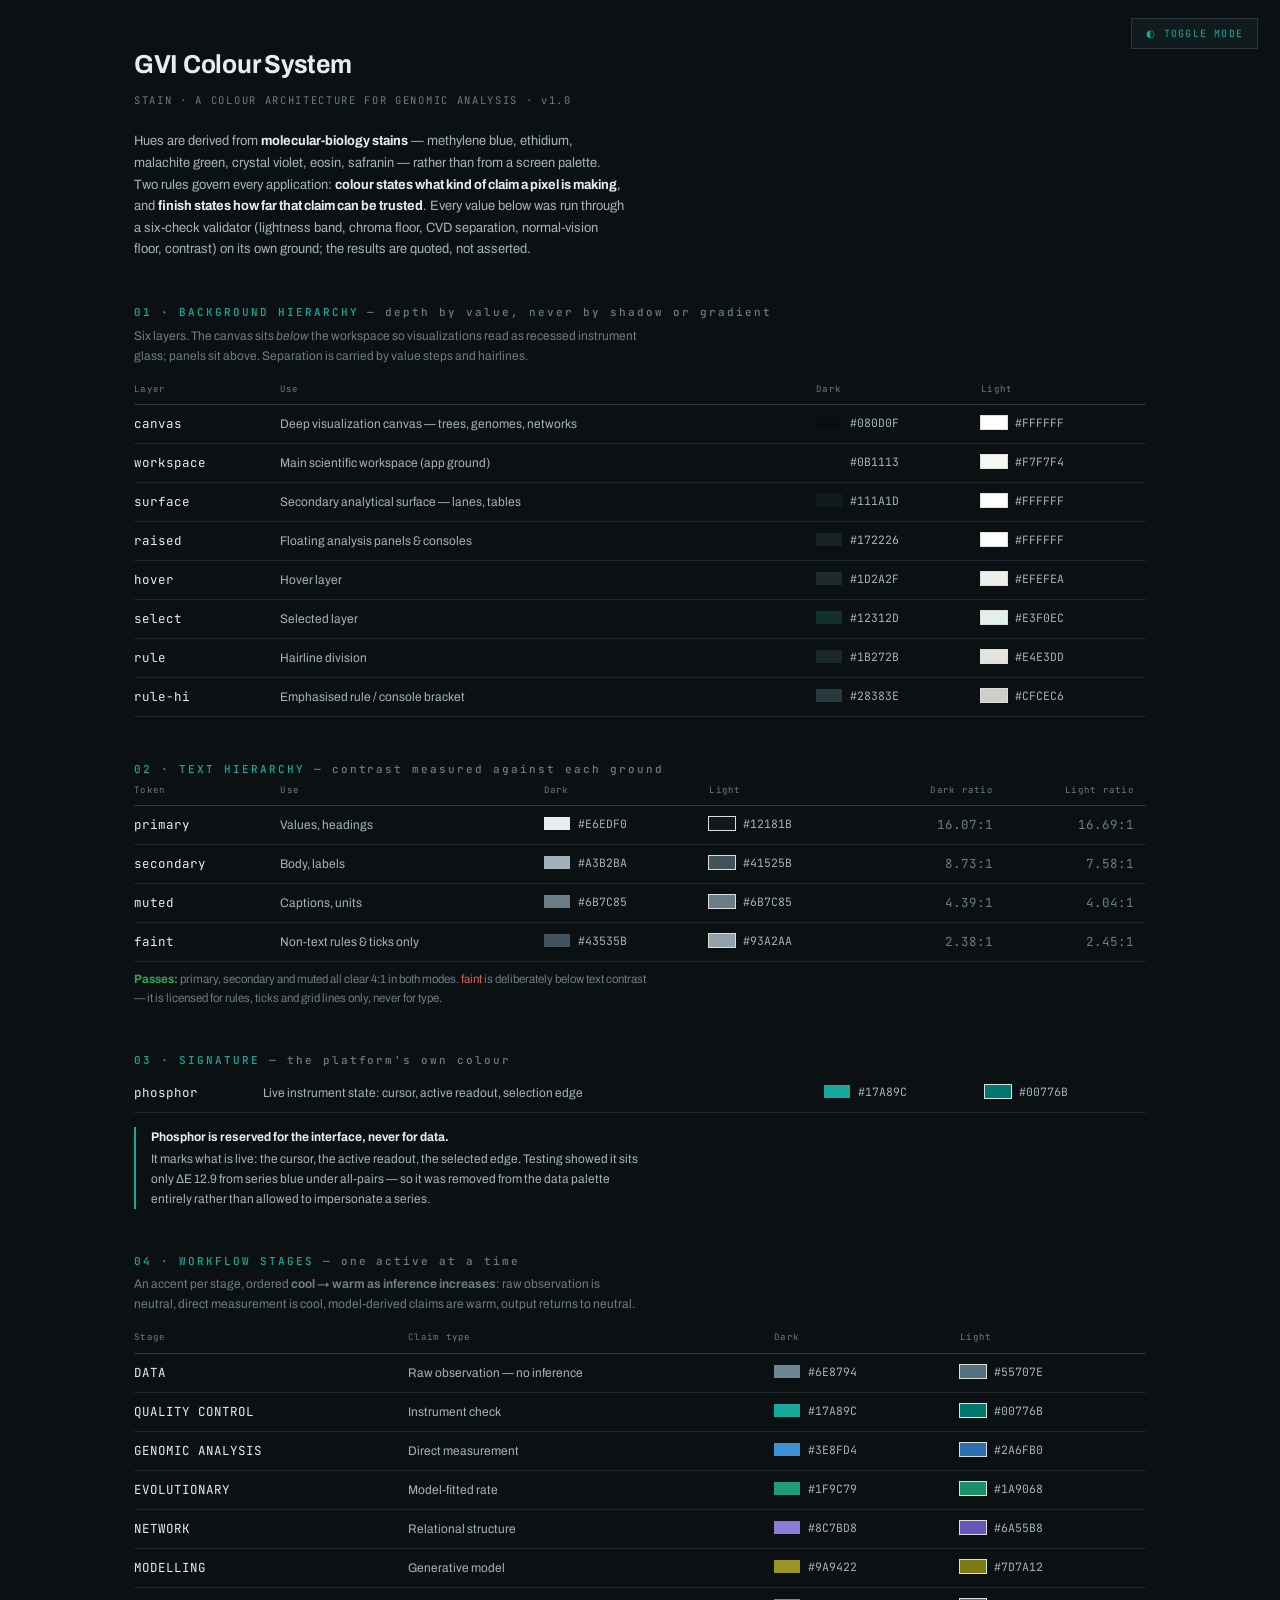
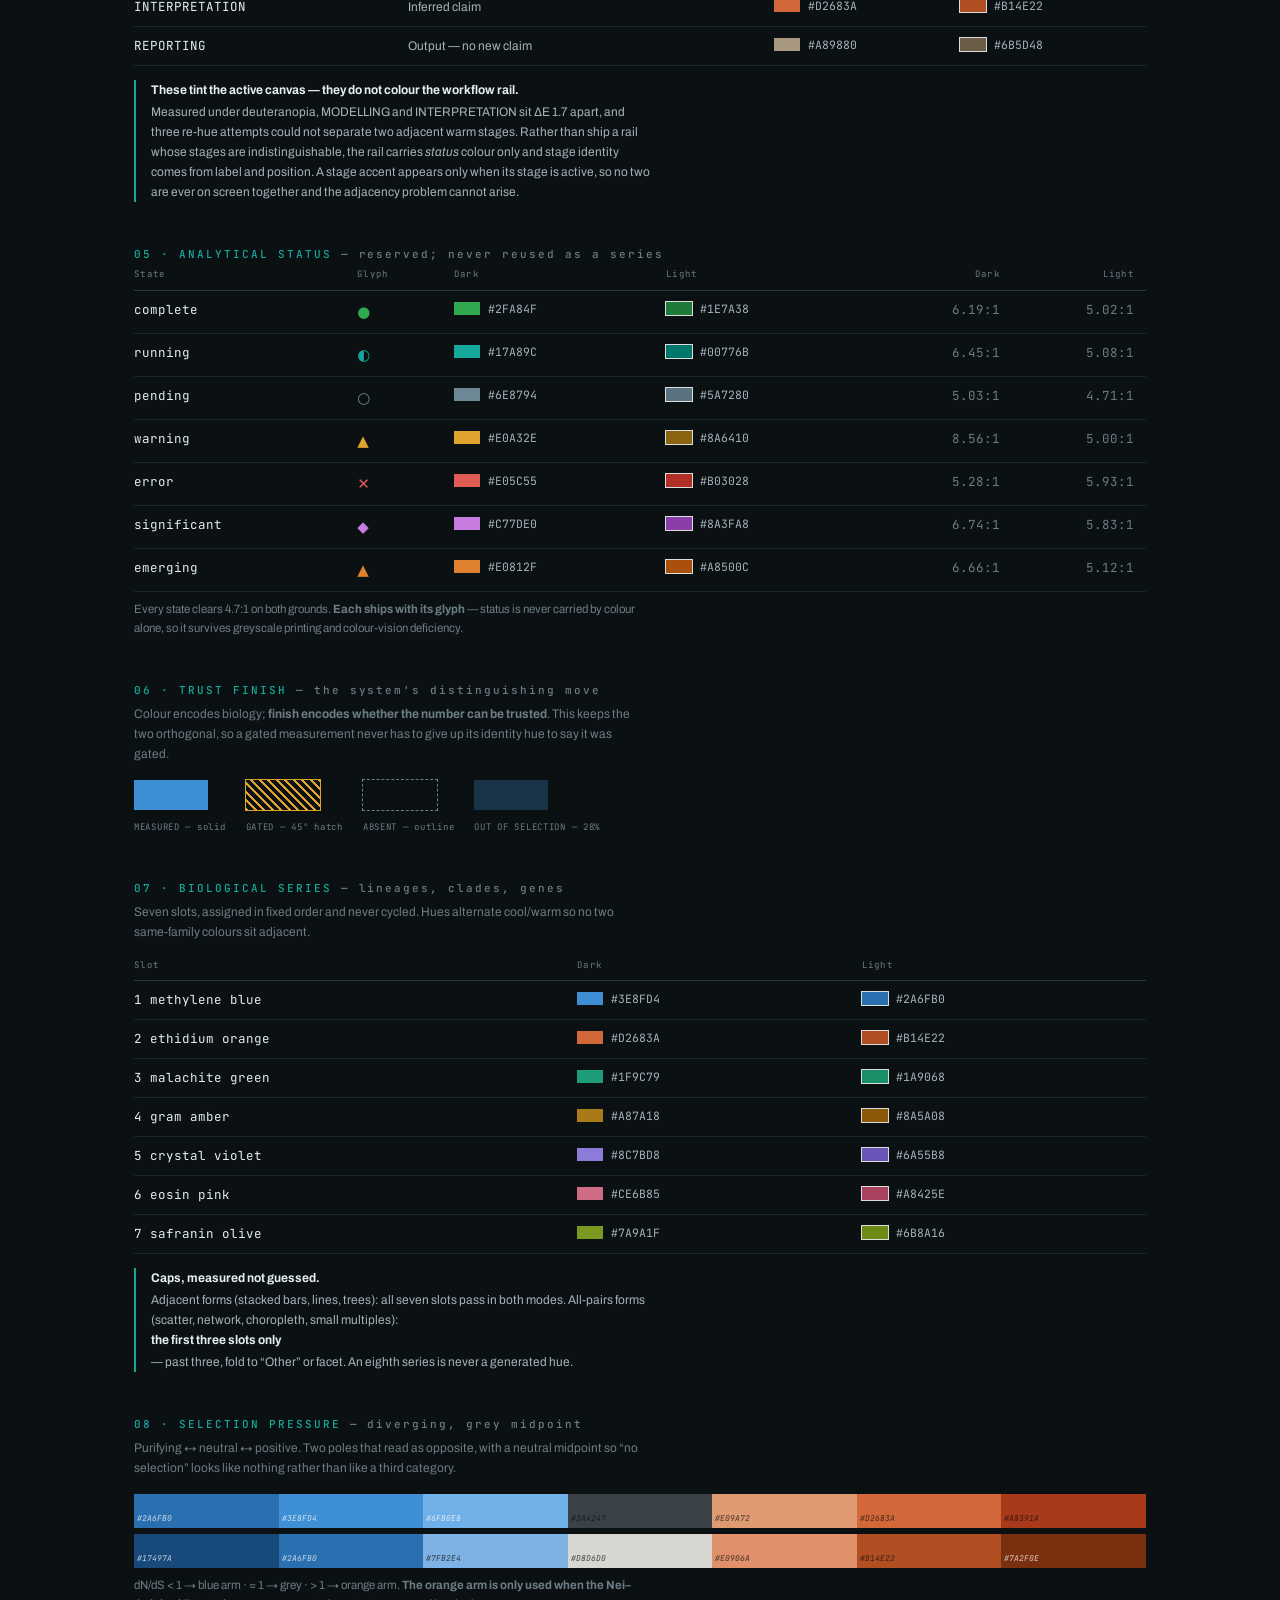
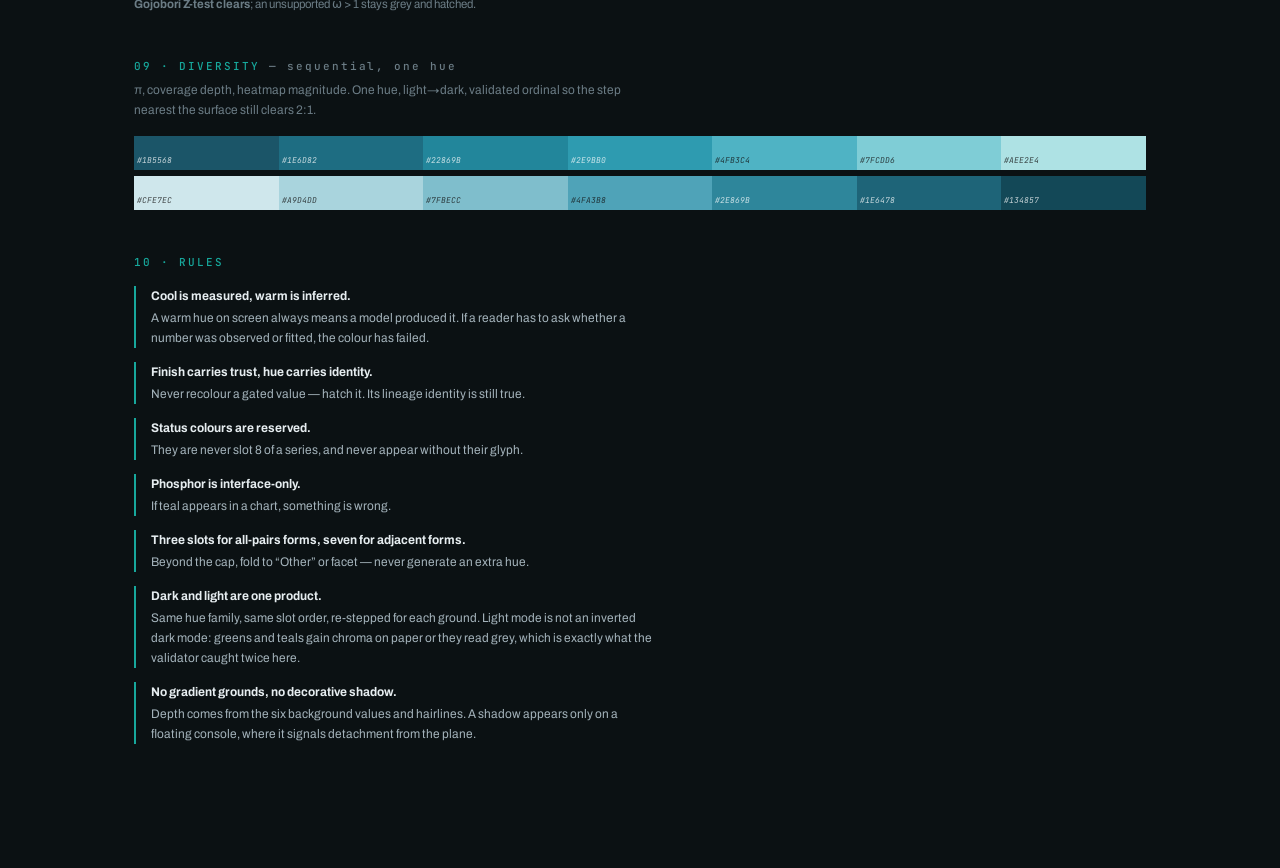
<file: gui_concepts/gvi-color-system.html>
<!doctype html><html lang=en data-theme=dark><head><meta charset=utf-8>
<meta name=viewport content="width=device-width,initial-scale=1">
<title>GVI · Colour System</title>
<link rel=preconnect href="https://fonts.googleapis.com"><link rel=preconnect href="https://fonts.gstatic.com" crossorigin>
<link href="https://fonts.googleapis.com/css2?family=Archivo:wdth,wght@75..100,400;75..100,500;75..100,600;75..100,700&family=JetBrains+Mono:wght@300;400;500&display=swap" rel=stylesheet>
<style>
:root{--mono:'JetBrains Mono',ui-monospace,monospace;--sans:'Archivo',system-ui,sans-serif}
html[data-theme=dark]{--bg:#0B1113;--surf:#111A1D;--raised:#172226;--rule:#1B272B;--rule-hi:#28383E;
 --tx:#E6EDF0;--tx2:#A3B2BA;--tx3:#6B7C85;--phos:#17A89C}
html[data-theme=light]{--bg:#F7F7F4;--surf:#FFFFFF;--raised:#FFFFFF;--rule:#E4E3DD;--rule-hi:#CFCEC6;
 --tx:#12181B;--tx2:#41525B;--tx3:#6B7C85;--phos:#00776B}
*{box-sizing:border-box;margin:0;padding:0}
body{background:var(--bg);color:var(--tx2);font-family:var(--sans);font-size:13.5px;line-height:1.6;
 font-variation-settings:'wdth' 94;-webkit-font-smoothing:antialiased}
.w{max-width:1080px;margin:0 auto;padding:44px 34px 110px}
h1{font-size:26px;color:var(--tx);letter-spacing:-.01em;font-weight:700}
.sub{font-family:var(--mono);font-size:10.5px;letter-spacing:.16em;color:var(--tx3);margin:6px 0 0}
.lede{max-width:70ch;margin:22px 0 0;color:var(--tx2)}
.lede b{color:var(--tx)}
h2{font-size:11px;font-family:var(--mono);letter-spacing:.18em;color:var(--phos);margin:44px 0 4px;font-weight:500}
h2 span{color:var(--tx3)}
.dek{color:var(--tx3);font-size:12.5px;max-width:72ch;margin-bottom:16px}
table{width:100%;border-collapse:collapse;font-size:12.5px}
th{font-family:var(--mono);font-size:9px;letter-spacing:.14em;color:var(--tx3);text-align:left;
 padding:0 12px 8px 0;border-bottom:1px solid var(--rule-hi);font-weight:400}
td{padding:9px 12px 9px 0;border-bottom:1px solid var(--rule);vertical-align:top}
.tok{font-family:var(--mono);color:var(--tx);white-space:nowrap}
.use{color:var(--tx2)}
.hx{font-family:var(--mono);font-size:11.5px;color:var(--tx2);white-space:nowrap}
.hx i{display:inline-block;width:26px;height:13px;margin-right:8px;vertical-align:-2px}
.n{font-family:var(--mono);text-align:right;color:var(--tx3)}
.ramp{display:flex;height:34px;margin:6px 0 4px}
.ramp i{flex:1;position:relative}
.ramp i b{position:absolute;left:3px;bottom:3px;font-family:var(--mono);font-size:8px;font-weight:400;opacity:.75}
.rule{border-left:2px solid var(--phos);padding-left:15px;margin:14px 0;max-width:74ch;font-size:12.5px}
.rule b{color:var(--tx);display:block;margin-bottom:2px}
.toggle{position:fixed;top:18px;right:22px;font-family:var(--mono);font-size:10px;letter-spacing:.12em;
 background:var(--surf);color:var(--phos);border:1px solid var(--rule-hi);padding:8px 14px;cursor:pointer}
.fin{display:flex;gap:20px;margin:10px 0 4px;flex-wrap:wrap}
.fin div{text-align:center}
.fin .box{width:74px;height:30px;margin-bottom:5px}
.fin small{font-family:var(--mono);font-size:9px;color:var(--tx3);letter-spacing:.08em}
.note{font-size:12px;color:var(--tx3);margin-top:8px;max-width:74ch}
.bad{color:#E05C55} .good{color:#2FA84F}
</style></head><body>
<button class=toggle onclick="document.documentElement.dataset.theme=document.documentElement.dataset.theme==='dark'?'light':'dark'">◐ TOGGLE MODE</button>
<div class=w>

<h1>GVI Colour System</h1>
<p class=sub>STAIN · A COLOUR ARCHITECTURE FOR GENOMIC ANALYSIS · v1.0</p>

<p class=lede>Hues are derived from <b>molecular-biology stains</b> — methylene blue, ethidium, malachite green, crystal violet, eosin, safranin — rather than from a screen palette. Two rules govern every application:
<b>colour states what kind of claim a pixel is making</b>, and <b>finish states how far that claim can be trusted</b>. Every value below was run through a six-check validator (lightness band, chroma floor, CVD separation, normal-vision floor, contrast) on its own ground; the results are quoted, not asserted.</p>

<h2>01 · BACKGROUND HIERARCHY <span>— depth by value, never by shadow or gradient</span></h2>
<p class=dek>Six layers. The canvas sits <em>below</em> the workspace so visualizations read as recessed instrument glass; panels sit above. Separation is carried by value steps and hairlines.</p>
<table><thead><tr><th>Layer</th><th>Use</th><th>Dark</th><th>Light</th></tr></thead><tbody><tr><td class=tok>canvas</td><td class=use>Deep visualization canvas — trees, genomes, networks</td>
        <td class=hx><i style="background:#080D0F"></i>#080D0F</td>
        <td class=hx><i style="background:#FFFFFF;outline:1px solid #ddd"></i>#FFFFFF</td></tr><tr><td class=tok>workspace</td><td class=use>Main scientific workspace (app ground)</td>
        <td class=hx><i style="background:#0B1113"></i>#0B1113</td>
        <td class=hx><i style="background:#F7F7F4;outline:1px solid #ddd"></i>#F7F7F4</td></tr><tr><td class=tok>surface</td><td class=use>Secondary analytical surface — lanes, tables</td>
        <td class=hx><i style="background:#111A1D"></i>#111A1D</td>
        <td class=hx><i style="background:#FFFFFF;outline:1px solid #ddd"></i>#FFFFFF</td></tr><tr><td class=tok>raised</td><td class=use>Floating analysis panels & consoles</td>
        <td class=hx><i style="background:#172226"></i>#172226</td>
        <td class=hx><i style="background:#FFFFFF;outline:1px solid #ddd"></i>#FFFFFF</td></tr><tr><td class=tok>hover</td><td class=use>Hover layer</td>
        <td class=hx><i style="background:#1D2A2F"></i>#1D2A2F</td>
        <td class=hx><i style="background:#EFEFEA;outline:1px solid #ddd"></i>#EFEFEA</td></tr><tr><td class=tok>select</td><td class=use>Selected layer</td>
        <td class=hx><i style="background:#12312D"></i>#12312D</td>
        <td class=hx><i style="background:#E3F0EC;outline:1px solid #ddd"></i>#E3F0EC</td></tr><tr><td class=tok>rule</td><td class=use>Hairline division</td>
        <td class=hx><i style="background:#1B272B"></i>#1B272B</td>
        <td class=hx><i style="background:#E4E3DD;outline:1px solid #ddd"></i>#E4E3DD</td></tr><tr><td class=tok>rule-hi</td><td class=use>Emphasised rule / console bracket</td>
        <td class=hx><i style="background:#28383E"></i>#28383E</td>
        <td class=hx><i style="background:#CFCEC6;outline:1px solid #ddd"></i>#CFCEC6</td></tr></tbody></table>

<h2>02 · TEXT HIERARCHY <span>— contrast measured against each ground</span></h2>
<table><thead><tr><th>Token</th><th>Use</th><th>Dark</th><th>Light</th><th class=n>Dark ratio</th><th class=n>Light ratio</th></tr></thead><tbody>
<tr><td class=tok>primary</td><td class=use>Values, headings</td><td class=hx><i style="background:#E6EDF0"></i>#E6EDF0</td><td class=hx><i style="background:#12181B;outline:1px solid #ddd"></i>#12181B</td><td class=n>16.07:1</td><td class=n>16.69:1</td></tr><tr><td class=tok>secondary</td><td class=use>Body, labels</td><td class=hx><i style="background:#A3B2BA"></i>#A3B2BA</td><td class=hx><i style="background:#41525B;outline:1px solid #ddd"></i>#41525B</td><td class=n>8.73:1</td><td class=n>7.58:1</td></tr><tr><td class=tok>muted</td><td class=use>Captions, units</td><td class=hx><i style="background:#6B7C85"></i>#6B7C85</td><td class=hx><i style="background:#6B7C85;outline:1px solid #ddd"></i>#6B7C85</td><td class=n>4.39:1</td><td class=n>4.04:1</td></tr><tr><td class=tok>faint</td><td class=use>Non-text rules & ticks only</td><td class=hx><i style="background:#43535B"></i>#43535B</td><td class=hx><i style="background:#93A2AA;outline:1px solid #ddd"></i>#93A2AA</td><td class=n>2.38:1</td><td class=n>2.45:1</td></tr>
</tbody></table>
<p class=note><b class=good>Passes:</b> primary, secondary and muted all clear 4:1 in both modes. <span class=bad>faint</span> is deliberately below text contrast — it is licensed for rules, ticks and grid lines only, never for type.</p>

<h2>03 · SIGNATURE <span>— the platform's own colour</span></h2>
<table><tbody><tr><td class=tok>phosphor</td><td class=use>Live instrument state: cursor, active readout, selection edge</td><td class=hx><i style="background:#17A89C"></i>#17A89C</td><td class=hx><i style="background:#00776B;outline:1px solid #ddd"></i>#00776B</td></tr></tbody></table>
<div class=rule><b>Phosphor is reserved for the interface, never for data.</b> It marks what is live: the cursor, the active readout, the selected edge. Testing showed it sits only ΔE 12.9 from series blue under all-pairs — so it was removed from the data palette entirely rather than allowed to impersonate a series.</div>

<h2>04 · WORKFLOW STAGES <span>— one active at a time</span></h2>
<p class=dek>An accent per stage, ordered <b>cool → warm as inference increases</b>: raw observation is neutral, direct measurement is cool, model-derived claims are warm, output returns to neutral.</p>
<table><thead><tr><th>Stage</th><th>Claim type</th><th>Dark</th><th>Light</th></tr></thead><tbody><tr><td class=tok>DATA</td><td class=use>Raw observation — no inference</td>
        <td class=hx><i style="background:#6E8794"></i>#6E8794</td>
        <td class=hx><i style="background:#55707E;outline:1px solid #ddd"></i>#55707E</td></tr><tr><td class=tok>QUALITY CONTROL</td><td class=use>Instrument check</td>
        <td class=hx><i style="background:#17A89C"></i>#17A89C</td>
        <td class=hx><i style="background:#00776B;outline:1px solid #ddd"></i>#00776B</td></tr><tr><td class=tok>GENOMIC ANALYSIS</td><td class=use>Direct measurement</td>
        <td class=hx><i style="background:#3E8FD4"></i>#3E8FD4</td>
        <td class=hx><i style="background:#2A6FB0;outline:1px solid #ddd"></i>#2A6FB0</td></tr><tr><td class=tok>EVOLUTIONARY</td><td class=use>Model-fitted rate</td>
        <td class=hx><i style="background:#1F9C79"></i>#1F9C79</td>
        <td class=hx><i style="background:#1A9068;outline:1px solid #ddd"></i>#1A9068</td></tr><tr><td class=tok>NETWORK</td><td class=use>Relational structure</td>
        <td class=hx><i style="background:#8C7BD8"></i>#8C7BD8</td>
        <td class=hx><i style="background:#6A55B8;outline:1px solid #ddd"></i>#6A55B8</td></tr><tr><td class=tok>MODELLING</td><td class=use>Generative model</td>
        <td class=hx><i style="background:#9A9422"></i>#9A9422</td>
        <td class=hx><i style="background:#7D7A12;outline:1px solid #ddd"></i>#7D7A12</td></tr><tr><td class=tok>INTERPRETATION</td><td class=use>Inferred claim</td>
        <td class=hx><i style="background:#D2683A"></i>#D2683A</td>
        <td class=hx><i style="background:#B14E22;outline:1px solid #ddd"></i>#B14E22</td></tr><tr><td class=tok>REPORTING</td><td class=use>Output — no new claim</td>
        <td class=hx><i style="background:#A89880"></i>#A89880</td>
        <td class=hx><i style="background:#6B5D48;outline:1px solid #ddd"></i>#6B5D48</td></tr></tbody></table>
<div class=rule><b>These tint the active canvas — they do not colour the workflow rail.</b> Measured under deuteranopia, MODELLING and INTERPRETATION sit ΔE 1.7 apart, and three re-hue attempts could not separate two adjacent warm stages. Rather than ship a rail whose stages are indistinguishable, the rail carries <em>status</em> colour only and stage identity comes from label and position. A stage accent appears only when its stage is active, so no two are ever on screen together and the adjacency problem cannot arise.</div>

<h2>05 · ANALYTICAL STATUS <span>— reserved; never reused as a series</span></h2>
<table><thead><tr><th>State</th><th>Glyph</th><th>Dark</th><th>Light</th><th class=n>Dark</th><th class=n>Light</th></tr></thead><tbody>
<tr><td class=tok>complete</td><td class=use style="font-size:15px;color:#2FA84F">●</td><td class=hx><i style="background:#2FA84F"></i>#2FA84F</td><td class=hx><i style="background:#1E7A38;outline:1px solid #ddd"></i>#1E7A38</td><td class=n>6.19:1</td><td class=n>5.02:1</td></tr><tr><td class=tok>running</td><td class=use style="font-size:15px;color:#17A89C">◐</td><td class=hx><i style="background:#17A89C"></i>#17A89C</td><td class=hx><i style="background:#00776B;outline:1px solid #ddd"></i>#00776B</td><td class=n>6.45:1</td><td class=n>5.08:1</td></tr><tr><td class=tok>pending</td><td class=use style="font-size:15px;color:#6E8794">○</td><td class=hx><i style="background:#6E8794"></i>#6E8794</td><td class=hx><i style="background:#5A7280;outline:1px solid #ddd"></i>#5A7280</td><td class=n>5.03:1</td><td class=n>4.71:1</td></tr><tr><td class=tok>warning</td><td class=use style="font-size:15px;color:#E0A32E">▲</td><td class=hx><i style="background:#E0A32E"></i>#E0A32E</td><td class=hx><i style="background:#8A6410;outline:1px solid #ddd"></i>#8A6410</td><td class=n>8.56:1</td><td class=n>5.00:1</td></tr><tr><td class=tok>error</td><td class=use style="font-size:15px;color:#E05C55">✕</td><td class=hx><i style="background:#E05C55"></i>#E05C55</td><td class=hx><i style="background:#B03028;outline:1px solid #ddd"></i>#B03028</td><td class=n>5.28:1</td><td class=n>5.93:1</td></tr><tr><td class=tok>significant</td><td class=use style="font-size:15px;color:#C77DE0">◆</td><td class=hx><i style="background:#C77DE0"></i>#C77DE0</td><td class=hx><i style="background:#8A3FA8;outline:1px solid #ddd"></i>#8A3FA8</td><td class=n>6.74:1</td><td class=n>5.83:1</td></tr><tr><td class=tok>emerging</td><td class=use style="font-size:15px;color:#E0812F">▲</td><td class=hx><i style="background:#E0812F"></i>#E0812F</td><td class=hx><i style="background:#A8500C;outline:1px solid #ddd"></i>#A8500C</td><td class=n>6.66:1</td><td class=n>5.12:1</td></tr>
</tbody></table>
<p class=note>Every state clears 4.7:1 on both grounds. <b>Each ships with its glyph</b> — status is never carried by colour alone, so it survives greyscale printing and colour-vision deficiency.</p>

<h2>06 · TRUST FINISH <span>— the system's distinguishing move</span></h2>
<p class=dek>Colour encodes biology; <b>finish encodes whether the number can be trusted</b>. This keeps the two orthogonal, so a gated measurement never has to give up its identity hue to say it was gated.</p>
<div class=fin>
 <div><div class=box style="background:#3E8FD4"></div><small>MEASURED — solid</small></div>
 <div><div class=box style="background:repeating-linear-gradient(45deg,#E0A32E,#E0A32E 2px,transparent 2px,transparent 6px);outline:1px solid #E0A32E"></div><small>GATED — 45° hatch</small></div>
 <div><div class=box style="background:none;outline:1px dashed #6B7C85"></div><small>ABSENT — outline</small></div>
 <div><div class=box style="background:#3E8FD4;opacity:.28"></div><small>OUT OF SELECTION — 28%</small></div>
</div>

<h2>07 · BIOLOGICAL SERIES <span>— lineages, clades, genes</span></h2>
<p class=dek>Seven slots, assigned in fixed order and never cycled. Hues alternate cool/warm so no two same-family colours sit adjacent.</p>
<table><thead><tr><th>Slot</th><th>Dark</th><th>Light</th></tr></thead><tbody>
<tr><td class=tok>1 methylene blue</td><td class=hx><i style="background:#3E8FD4"></i>#3E8FD4</td><td class=hx><i style="background:#2A6FB0;outline:1px solid #ddd"></i>#2A6FB0</td></tr><tr><td class=tok>2 ethidium orange</td><td class=hx><i style="background:#D2683A"></i>#D2683A</td><td class=hx><i style="background:#B14E22;outline:1px solid #ddd"></i>#B14E22</td></tr><tr><td class=tok>3 malachite green</td><td class=hx><i style="background:#1F9C79"></i>#1F9C79</td><td class=hx><i style="background:#1A9068;outline:1px solid #ddd"></i>#1A9068</td></tr><tr><td class=tok>4 gram amber</td><td class=hx><i style="background:#A87A18"></i>#A87A18</td><td class=hx><i style="background:#8A5A08;outline:1px solid #ddd"></i>#8A5A08</td></tr><tr><td class=tok>5 crystal violet</td><td class=hx><i style="background:#8C7BD8"></i>#8C7BD8</td><td class=hx><i style="background:#6A55B8;outline:1px solid #ddd"></i>#6A55B8</td></tr><tr><td class=tok>6 eosin pink</td><td class=hx><i style="background:#CE6B85"></i>#CE6B85</td><td class=hx><i style="background:#A8425E;outline:1px solid #ddd"></i>#A8425E</td></tr><tr><td class=tok>7 safranin olive</td><td class=hx><i style="background:#7A9A1F"></i>#7A9A1F</td><td class=hx><i style="background:#6B8A16;outline:1px solid #ddd"></i>#6B8A16</td></tr>
</tbody></table>
<div class=rule><b>Caps, measured not guessed.</b> Adjacent forms (stacked bars, lines, trees): all seven slots pass in both modes. All-pairs forms (scatter, network, choropleth, small multiples): <b>the first three slots only</b> — past three, fold to “Other” or facet. An eighth series is never a generated hue.</div>

<h2>08 · SELECTION PRESSURE <span>— diverging, grey midpoint</span></h2>
<p class=dek>Purifying ↔ neutral ↔ positive. Two poles that read as opposite, with a neutral midpoint so “no selection” looks like nothing rather than like a third category.</p>
<div class=ramp><i style="background:#2A6FB0"><b style="color:#fff">#2A6FB0</b></i><i style="background:#3E8FD4"><b style="color:#fff">#3E8FD4</b></i><i style="background:#6FB0E8"><b style="color:#fff">#6FB0E8</b></i><i style="background:#3A4247"><b style="color:#111">#3A4247</b></i><i style="background:#E09A72"><b style="color:#111">#E09A72</b></i><i style="background:#D2683A"><b style="color:#111">#D2683A</b></i><i style="background:#A8391A"><b style="color:#111">#A8391A</b></i></div>
<div class=ramp><i style="background:#17497A"><b style="color:#fff">#17497A</b></i><i style="background:#2A6FB0"><b style="color:#fff">#2A6FB0</b></i><i style="background:#7FB2E4"><b style="color:#111">#7FB2E4</b></i><i style="background:#D8D6D0"><b style="color:#111">#D8D6D0</b></i><i style="background:#E0906A"><b style="color:#111">#E0906A</b></i><i style="background:#B14E22"><b style="color:#111">#B14E22</b></i><i style="background:#7A2F0E"><b style="color:#fff">#7A2F0E</b></i></div>
<p class=note>dN/dS &lt; 1 → blue arm · ≈ 1 → grey · &gt; 1 → orange arm. <b>The orange arm is only used when the Nei–Gojobori Z-test clears</b>; an unsupported ω &gt; 1 stays grey and hatched.</p>

<h2>09 · DIVERSITY <span>— sequential, one hue</span></h2>
<p class=dek>π, coverage depth, heatmap magnitude. One hue, light→dark, validated ordinal so the step nearest the surface still clears 2:1.</p>
<div class=ramp><i style="background:#1B5568"><b style="color:#fff">#1B5568</b></i><i style="background:#1E6D82"><b style="color:#fff">#1E6D82</b></i><i style="background:#22869B"><b style="color:#fff">#22869B</b></i><i style="background:#2E9BB0"><b style="color:#fff">#2E9BB0</b></i><i style="background:#4FB3C4"><b style="color:#111">#4FB3C4</b></i><i style="background:#7FCDD6"><b style="color:#111">#7FCDD6</b></i><i style="background:#AEE2E4"><b style="color:#111">#AEE2E4</b></i></div>
<div class=ramp><i style="background:#CFE7EC"><b style="color:#111">#CFE7EC</b></i><i style="background:#A9D4DD"><b style="color:#111">#A9D4DD</b></i><i style="background:#7FBECC"><b style="color:#111">#7FBECC</b></i><i style="background:#4FA3B8"><b style="color:#111">#4FA3B8</b></i><i style="background:#2E869B"><b style="color:#fff">#2E869B</b></i><i style="background:#1E6478"><b style="color:#fff">#1E6478</b></i><i style="background:#134857"><b style="color:#fff">#134857</b></i></div>

<h2>10 · RULES</h2>
<div class=rule><b>Cool is measured, warm is inferred.</b> A warm hue on screen always means a model produced it. If a reader has to ask whether a number was observed or fitted, the colour has failed.</div>
<div class=rule><b>Finish carries trust, hue carries identity.</b> Never recolour a gated value — hatch it. Its lineage identity is still true.</div>
<div class=rule><b>Status colours are reserved.</b> They are never slot 8 of a series, and never appear without their glyph.</div>
<div class=rule><b>Phosphor is interface-only.</b> If teal appears in a chart, something is wrong.</div>
<div class=rule><b>Three slots for all-pairs forms, seven for adjacent forms.</b> Beyond the cap, fold to “Other” or facet — never generate an extra hue.</div>
<div class=rule><b>Dark and light are one product.</b> Same hue family, same slot order, re-stepped for each ground. Light mode is not an inverted dark mode: greens and teals gain chroma on paper or they read grey, which is exactly what the validator caught twice here.</div>
<div class=rule><b>No gradient grounds, no decorative shadow.</b> Depth comes from the six background values and hairlines. A shadow appears only on a floating console, where it signals detachment from the plane.</div>

</div></body></html>
</file>
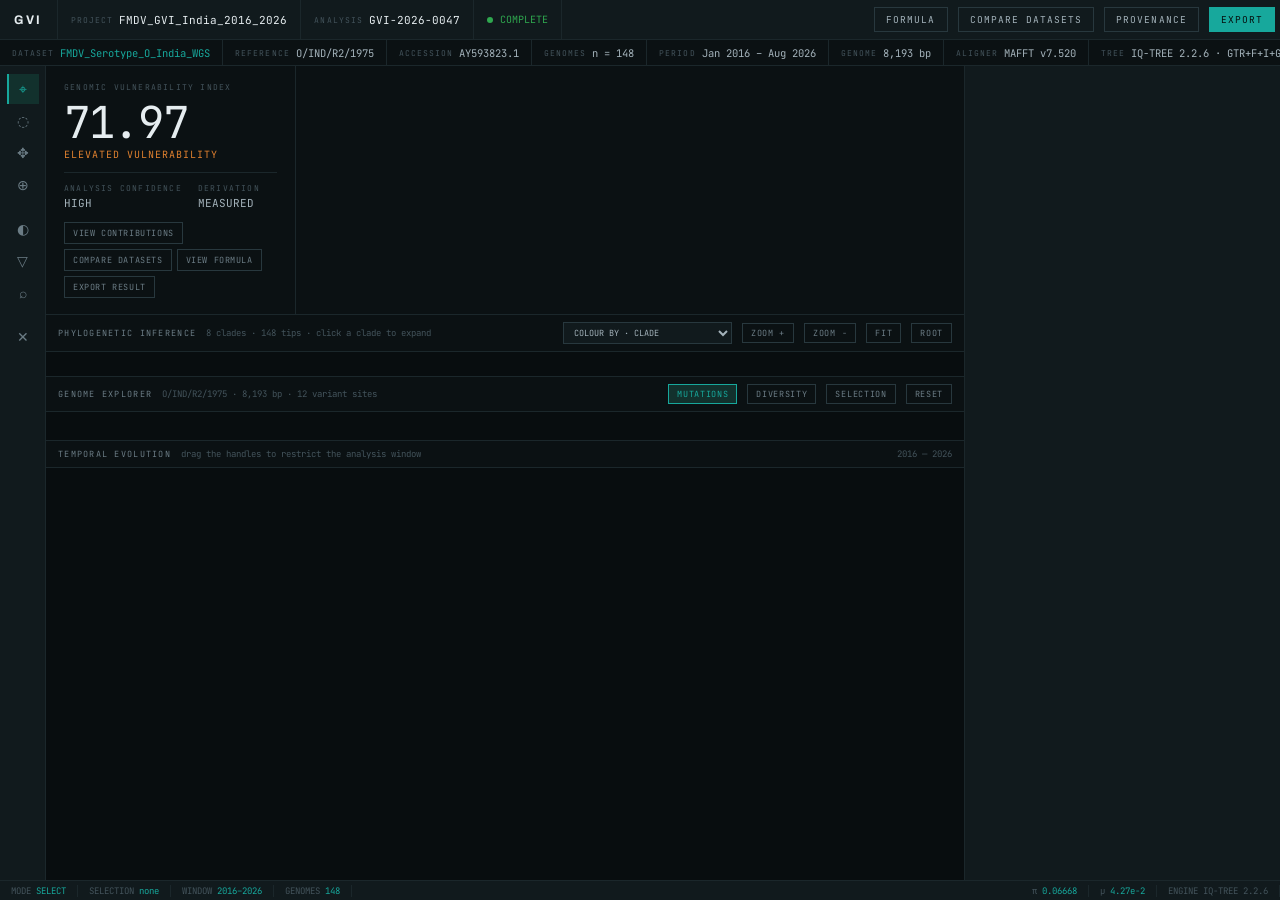
<file: gui_concepts/gvi-results-environment.html>
<!doctype html><html lang=en><head><meta charset=utf-8>
<meta name=viewport content="width=device-width,initial-scale=1">
<title>GVI · FMDV_GVI_India_2016_2026 · Results</title>
<link rel=preconnect href="https://fonts.googleapis.com"><link rel=preconnect href="https://fonts.gstatic.com" crossorigin>
<link href="https://fonts.googleapis.com/css2?family=Archivo:wdth,wght@75..100,400;75..100,500;75..100,600;75..100,700&family=JetBrains+Mono:wght@300;400;500&display=swap" rel=stylesheet>
<style>
:root{
 --canvas:#080D0F;--ws:#0B1113;--surf:#111A1D;--raised:#172226;--hover:#1D2A2F;--sel:#12312D;
 --rule:#1B272B;--rule-hi:#28383E;
 --tx:#E6EDF0;--tx2:#A3B2BA;--tx3:#6B7C85;--tx4:#43535B;
 --phos:#17A89C;
 --s1:#3E8FD4;--s2:#D2683A;--s3:#1F9C79;--s4:#A87A18;--s5:#8C7BD8;--s6:#CE6B85;--s7:#7A9A1F;
 --ok:#2FA84F;--run:#17A89C;--pend:#6E8794;--warn:#E0A32E;--err:#E05C55;--sig:#C77DE0;--emg:#E0812F;
 --mono:'JetBrains Mono',ui-monospace,monospace;--sans:'Archivo',system-ui,sans-serif;
}
*{box-sizing:border-box;margin:0;padding:0}
html,body{height:100%;overflow:hidden}
body{background:var(--ws);color:var(--tx2);font-family:var(--sans);font-size:12px;
 font-variation-settings:'wdth' 93;-webkit-font-smoothing:antialiased}
.n{font-family:var(--mono);font-variant-numeric:tabular-nums}
.app{display:grid;grid-template-columns:46px 1fr 316px;grid-template-rows:40px 26px 1fr 20px;height:100vh}

/* title bar */
.bar{grid-column:1/-1;display:flex;align-items:stretch;background:var(--surf);border-bottom:1px solid var(--rule)}
.bar .brand{display:flex;align-items:center;gap:8px;padding:0 14px;border-right:1px solid var(--rule)}
.bar .brand b{font-size:12.5px;letter-spacing:.2em;color:var(--tx);font-weight:700}
.bar .fld{display:flex;align-items:center;gap:6px;padding:0 13px;border-right:1px solid var(--rule);white-space:nowrap}
.bar .fld k{font-family:var(--mono);font-size:8px;letter-spacing:.14em;color:var(--tx4)}
.bar .fld v{font-family:var(--mono);font-size:11px;color:var(--tx)}
.bar .sp{flex:1}
.bar button{font-family:var(--mono);font-size:9.5px;letter-spacing:.11em;background:none;border:1px solid var(--rule-hi);
 color:var(--tx2);padding:5px 11px;margin:auto 5px;cursor:pointer}
.bar button:hover{border-color:var(--phos);color:var(--phos)}
.bar button.pri{background:var(--phos);border-color:var(--phos);color:#06100F}
.stat{display:flex;align-items:center;gap:7px;padding:0 13px;border-right:1px solid var(--rule);font-family:var(--mono);font-size:10px;color:var(--ok)}
.stat i{width:6px;height:6px;background:var(--ok);border-radius:50%}

/* context strip */
.ctx{grid-column:1/-1;display:flex;align-items:stretch;background:var(--ws);border-bottom:1px solid var(--rule);overflow-x:auto}
.ctx .f{display:flex;align-items:center;gap:6px;padding:0 12px;border-right:1px solid var(--rule);white-space:nowrap}
.ctx k{font-family:var(--mono);font-size:8px;letter-spacing:.13em;color:var(--tx4)}
.ctx v{font-family:var(--mono);font-size:10.5px;color:var(--tx2)}
.ctx v.p{color:var(--phos)}

/* tool rail */
.rail{background:var(--surf);border-right:1px solid var(--rule);padding:8px 0;display:flex;flex-direction:column;gap:2px;align-items:center}
.rail button{width:32px;height:30px;background:none;border:0;color:var(--tx3);cursor:pointer;font-size:14px;line-height:1}
.rail button:hover{background:var(--hover);color:var(--phos)}
.rail button.on{background:var(--sel);color:var(--phos);box-shadow:inset 2px 0 0 var(--phos)}
.rail .gap{height:10px}

/* canvas */
.canvas{background:var(--canvas);overflow:auto;position:relative}
.view{border-bottom:1px solid var(--rule);position:relative}
.vh{display:flex;align-items:center;gap:10px;padding:7px 12px;background:var(--ws);border-bottom:1px solid var(--rule);position:sticky;top:0;z-index:6}
.vh h3{font-family:var(--mono);font-size:8.5px;letter-spacing:.15em;color:var(--tx3);font-weight:400}
.vh em{font-style:normal;font-family:var(--mono);font-size:9px;color:var(--tx4)}
.vh .sp{flex:1}
.vh button{font-family:var(--mono);font-size:8.5px;letter-spacing:.08em;background:none;border:1px solid var(--rule-hi);
 color:var(--tx3);padding:3px 8px;cursor:pointer}
.vh button:hover{border-color:var(--phos);color:var(--phos)}
.vh button.on{border-color:var(--phos);color:var(--phos);background:var(--sel)}
.vh select{font-family:var(--mono);font-size:8.5px;background:var(--surf);color:var(--tx2);border:1px solid var(--rule-hi);padding:3px 6px}

/* GVI instrument */
.instr{display:grid;grid-template-columns:250px 1fr;background:var(--ws);border-bottom:1px solid var(--rule)}
.gvibox{padding:16px 18px;border-right:1px solid var(--rule);cursor:pointer;position:relative}
.gvibox:hover{background:var(--hover)}
.gvibox k{display:block;font-family:var(--mono);font-size:8px;letter-spacing:.15em;color:var(--tx4)}
.gvibox .val{font-family:var(--mono);font-size:44px;color:var(--tx);letter-spacing:-.03em;line-height:1;margin:8px 0 4px}
.gvibox .cat{font-family:var(--mono);font-size:10px;letter-spacing:.1em;color:var(--emg)}
.gvibox .conf{margin-top:11px;padding-top:10px;border-top:1px solid var(--rule);display:flex;gap:16px}
.gvibox .conf div k{margin-bottom:3px}
.gvibox .conf div v{font-family:var(--mono);font-size:11px;color:var(--tx2)}
.acts{display:flex;flex-wrap:wrap;gap:5px;margin-top:12px}
.acts button{font-family:var(--mono);font-size:8.5px;letter-spacing:.07em;background:none;border:1px solid var(--rule-hi);
 color:var(--tx3);padding:4px 8px;cursor:pointer}
.acts button:hover{border-color:var(--phos);color:var(--phos)}
.flow{position:relative;padding:6px 0}

/* inspector */
.insp{background:var(--surf);border-left:1px solid var(--rule);overflow:auto}
.insp h4{font-family:var(--mono);font-size:8.5px;letter-spacing:.15em;color:var(--tx4);padding:9px 13px 8px;
 border-bottom:1px solid var(--rule);position:sticky;top:0;background:var(--surf);z-index:3}
.insp .sect{border-bottom:1px solid var(--rule);padding:11px 13px}
.insp .ttl{font-family:var(--mono);font-size:12px;color:var(--phos);margin-bottom:8px;word-break:break-all}
.kv{display:flex;justify-content:space-between;gap:12px;padding:4px 0;font-family:var(--mono);font-size:10.5px}
.kv k{color:var(--tx4)} .kv v{color:var(--tx2);text-align:right}
.chip{display:inline-block;font-family:var(--mono);font-size:9px;padding:2px 7px;border:1px solid;margin:2px 3px 2px 0;cursor:pointer}
.sig{border-left:2px solid var(--emg);padding:9px 0 9px 11px;margin-bottom:11px}
.sig .h{font-family:var(--mono);font-size:9px;letter-spacing:.11em;color:var(--emg)}
.sig .b{font-family:var(--mono);font-size:11.5px;color:var(--tx);margin:4px 0}
.sig .m{font-size:11px;color:var(--tx3);line-height:1.5}
.sig.anom{border-color:var(--warn)} .sig.anom .h{color:var(--warn)}
.sig.div{border-color:var(--sig)} .sig.div .h{color:var(--sig)}
.hist{font-family:var(--mono);font-size:10px;padding:5px 0;display:flex;gap:9px;border-bottom:1px solid var(--rule)}
.hist t{color:var(--tx4);flex:none}
.hist d{color:var(--tx2);flex:1}
.hist d s{display:block;color:var(--tx4);font-size:9px;text-decoration:none;margin-top:1px}
.hist .ck{color:var(--ok)}

/* status rail */
.srail{grid-column:1/-1;display:flex;align-items:center;background:var(--surf);border-top:1px solid var(--rule);
 font-family:var(--mono);font-size:9px;color:var(--tx4)}
.srail .s{padding:0 11px;border-right:1px solid var(--rule);white-space:nowrap}
.srail .s b{color:var(--phos);font-weight:400}
.srail .grow{flex:1;border-right:0}

#tip{position:fixed;z-index:200;background:var(--raised);border:1px solid var(--rule-hi);padding:9px 11px;max-width:330px;
 font-size:11px;color:var(--tx2);pointer-events:none;display:none;line-height:1.5;box-shadow:0 12px 40px rgba(0,0,0,.6)}
#tip .t{font-family:var(--mono);font-size:11px;color:var(--phos);margin-bottom:5px}
#tip .r{font-family:var(--mono);font-size:9.5px;color:var(--tx4);margin-top:6px;padding-top:5px;border-top:1px solid var(--rule)}
.modal{position:fixed;inset:0;background:rgba(4,8,9,.72);z-index:150;display:none;align-items:center;justify-content:center}
.modal.open{display:flex}
.mbox{background:var(--raised);border:1px solid var(--rule-hi);width:600px;max-height:80vh;overflow:auto;position:relative}
.mbox:before,.mbox:after{content:'';position:absolute;width:10px;height:10px;border-color:var(--phos)}
.mbox:before{left:-1px;top:-1px;border-left:1px solid;border-top:1px solid}
.mbox:after{right:-1px;bottom:-1px;border-right:1px solid;border-bottom:1px solid}
.mbox h5{font-family:var(--mono);font-size:9.5px;letter-spacing:.15em;color:var(--phos);padding:11px 14px;
 border-bottom:1px solid var(--rule);display:flex;justify-content:space-between}
.mbox h5 span{cursor:pointer;color:var(--tx4)}
.mbody{padding:14px 16px 18px}
::-webkit-scrollbar{width:9px;height:9px}::-webkit-scrollbar-track{background:var(--canvas)}
::-webkit-scrollbar-thumb{background:var(--rule-hi)}
</style></head><body>
<div class=app>
 <!-- TITLE BAR -->
 <div class=bar>
  <div class=brand><b>GVI</b></div>
  <div class=fld><k>PROJECT</k><v>FMDV_GVI_India_2016_2026</v></div>
  <div class=fld><k>ANALYSIS</k><v>GVI-2026-0047</v></div>
  <div class=stat><i></i>COMPLETE</div>
  <div class=sp></div>
  <button onclick="openModal('formula')">FORMULA</button>
  <button onclick="openModal('compare')">COMPARE DATASETS</button>
  <button onclick="openModal('provenance')">PROVENANCE</button>
  <button class=pri onclick="openModal('export')">EXPORT</button>
 </div>

 <!-- CONTEXT STRIP -->
 <div class=ctx>
  <div class=f><k>DATASET</k><v class=p>FMDV_Serotype_O_India_WGS</v></div>
  <div class=f><k>REFERENCE</k><v>O/IND/R2/1975</v></div>
  <div class=f><k>ACCESSION</k><v>AY593823.1</v></div>
  <div class=f><k>GENOMES</k><v id=ctxN>n = 148</v></div>
  <div class=f><k>PERIOD</k><v id=ctxP>Jan 2016 – Aug 2026</v></div>
  <div class=f><k>GENOME</k><v>8,193 bp</v></div>
  <div class=f><k>ALIGNER</k><v>MAFFT v7.520</v></div>
  <div class=f><k>TREE</k><v>IQ-TREE 2.2.6 · GTR+F+I+G4</v></div>
 </div>

 <!-- TOOL RAIL -->
 <div class=rail>
  <button class=on title="Select" onclick="tool(this,'select')">⌖</button>
  <button title="Lasso multi-select" onclick="tool(this,'lasso')">◌</button>
  <button title="Pan" onclick="tool(this,'pan')">✥</button>
  <button title="Zoom" onclick="tool(this,'zoom')">⊕</button>
  <div class=gap></div>
  <button title="Colour by" onclick="cycleColor()">◐</button>
  <button title="Filter" onclick="openModal('filter')">▽</button>
  <button title="Search" onclick="openModal('search')">⌕</button>
  <div class=gap></div>
  <button title="Clear selection (ESC)" onclick="clearAll()">✕</button>
 </div>

 <!-- CANVAS -->
 <div class=canvas id=canvas>

  <!-- GVI INSTRUMENT + CONTRIBUTION FLOW -->
  <div class=instr>
   <div class=gvibox onclick="openModal('contrib')" data-tipk="gvi">
     <k>GENOMIC VULNERABILITY INDEX</k>
     <div class=val id=gviVal>73.52</div>
     <div class=cat id=gviCat>ELEVATED VULNERABILITY</div>
     <div class=conf>
      <div><k>ANALYSIS CONFIDENCE</k><v id=gviConf>HIGH</v></div>
      <div><k>DERIVATION</k><v>MEASURED</v></div>
     </div>
     <div class=acts>
      <button onclick="event.stopPropagation();openModal('contrib')">VIEW CONTRIBUTIONS</button>
      <button onclick="event.stopPropagation();openModal('compare')">COMPARE DATASETS</button>
      <button onclick="event.stopPropagation();openModal('formula')">VIEW FORMULA</button>
      <button onclick="event.stopPropagation();openModal('export')">EXPORT RESULT</button>
     </div>
   </div>
   <div class=flow><div id=flow></div></div>
  </div>

  <!-- PHYLOGENY -->
  <div class=view>
   <div class=vh><h3>PHYLOGENETIC INFERENCE</h3><em id=phyNote>8 clades · 148 tips · click a clade to expand</em>
    <span class=sp></span>
    <select id=colorBy onchange="renderTree()">
      <option value=clade>COLOUR BY · CLADE</option>
      <option value=year>COLOUR BY · COLLECTION YEAR</option>
      <option value=gvi>COLOUR BY · GVI CATEGORY</option>
      <option value=mb>COLOUR BY · MUTATION BURDEN</option>
    </select>
    <button onclick="zoomTree(1.25)">ZOOM +</button><button onclick="zoomTree(0.8)">ZOOM −</button>
    <button onclick="zoomTree(0)">FIT</button><button onclick="clearAll()">ROOT</button>
   </div>
   <div id=tree style="padding:10px 12px 14px"></div>
  </div>

  <!-- GENOME EXPLORER -->
  <div class=view>
   <div class=vh><h3>GENOME EXPLORER</h3><em id=gNote>O/IND/R2/1975 · 8,193 bp · 12 variant sites</em>
    <span class=sp></span>
    <button id=btnMut class=on onclick="toggleTrack('mut',this)">MUTATIONS</button>
    <button id=btnDiv onclick="toggleTrack('div',this)">DIVERSITY</button>
    <button id=btnSel onclick="toggleTrack('sel',this)">SELECTION</button>
    <button onclick="clearAll()">RESET</button>
   </div>
   <div id=genome style="padding:12px 14px 16px"></div>
  </div>

  <!-- TEMPORAL -->
  <div class=view style="border-bottom:0">
   <div class=vh><h3>TEMPORAL EVOLUTION</h3><em id=tNote>drag the handles to restrict the analysis window</em>
    <span class=sp></span><em id=rangeLbl class=n>2016 — 2026</em>
   </div>
   <div id=temporal style="padding:10px 14px 18px"></div>
  </div>
 </div>

 <!-- INSPECTOR -->
 <div class=insp id=insp></div>

 <!-- STATUS RAIL -->
 <div class=srail>
  <div class=s>MODE <b id=sMode>SELECT</b></div>
  <div class=s>SELECTION <b id=sSel">none</b></div>
  <div class=s>WINDOW <b id=sWin>2016–2026</b></div>
  <div class=s>GENOMES <b id=sN>148</b></div>
  <div class="s grow"></div>
  <div class=s>π <b id=sPi>0.06729</b></div>
  <div class=s>μ <b>4.27e-2</b></div>
  <div class=s>ENGINE IQ-TREE 2.2.6</div>
 </div>
</div>
<div id=tip></div>
<div class=modal id=modal onclick="if(event.target===this)closeModal()">
 <div class=mbox><h5><span id=mTitle></span><span onclick="closeModal()">✕ ESC</span></h5><div class=mbody id=mBody></div></div>
</div>

<script>
const D = {"genomes": [{"id": "IND/MH/PNQ/2016-071", "clade": "C2", "year": 2016, "date": "2016-03-12", "place": "Pune, Maharashtra", "host": "Cattle", "gvi": 55.24, "gc": 53.66, "cov": 657, "pi": 0.06773, "mb": 79.6, "acc": "PP366353"}, {"id": "IND/KL/KOC/2016-135", "clade": "C1", "year": 2016, "date": "2016-04-11", "place": "Kochi, Kerala", "host": "Cattle", "gvi": 53.44, "gc": 53.62, "cov": 527, "pi": 0.06251, "mb": 102.6, "acc": "PP678424"}, {"id": "IND/GJ/AMD/2016-052", "clade": "C1", "year": 2016, "date": "2016-04-24", "place": "Ahmedabad, Gujarat", "host": "Goat", "gvi": 53.67, "gc": 53.48, "cov": 839, "pi": 0.04974, "mb": 111.8, "acc": "PP357560"}, {"id": "IND/WB/KOL/2016-134", "clade": "C2", "year": 2016, "date": "2016-07-02", "place": "Kolkata, West Bengal", "host": "Cattle", "gvi": 51.25, "gc": 53.42, "cov": 2006, "pi": 0.05556, "mb": 125.7, "acc": "PP597825"}, {"id": "IND/RJ/JAI/2016-115", "clade": "C1", "year": 2016, "date": "2016-07-15", "place": "Jaipur, Rajasthan", "host": "Buffalo", "gvi": 45.23, "gc": 54.37, "cov": 1995, "pi": 0.06079, "mb": 80.0, "acc": "PP499921"}, {"id": "IND/TN/CHN/2017-100", "clade": "C3", "year": 2017, "date": "2017-01-26", "place": "Chennai, Tamil Nadu", "host": "Goat", "gvi": 52.6, "gc": 53.75, "cov": 1669, "pi": 0.06714, "mb": 64.3, "acc": "PP539850"}, {"id": "IND/UP/LKO/2017-136", "clade": "C2", "year": 2017, "date": "2017-05-11", "place": "Lucknow, Uttar Pradesh", "host": "Cattle", "gvi": 55.38, "gc": 54.03, "cov": 1431, "pi": 0.05393, "mb": 79.4, "acc": "PP125739"}, {"id": "IND/GJ/AMD/2017-080", "clade": "C1", "year": 2017, "date": "2017-06-09", "place": "Ahmedabad, Gujarat", "host": "Buffalo", "gvi": 52.67, "gc": 54.26, "cov": 1800, "pi": 0.05459, "mb": 41.0, "acc": "PP719480"}, {"id": "IND/KL/KOC/2017-105", "clade": "C3", "year": 2017, "date": "2017-06-25", "place": "Kochi, Kerala", "host": "Goat", "gvi": 60.5, "gc": 53.4, "cov": 702, "pi": 0.06152, "mb": 81.0, "acc": "PP639020"}, {"id": "IND/MH/PNQ/2017-063", "clade": "C3", "year": 2017, "date": "2017-08-23", "place": "Pune, Maharashtra", "host": "Sheep", "gvi": 61.8, "gc": 53.75, "cov": 1498, "pi": 0.04491, "mb": 87.2, "acc": "PP833463"}, {"id": "IND/WB/KOL/2017-032", "clade": "C1", "year": 2017, "date": "2017-09-14", "place": "Kolkata, West Bengal", "host": "Sheep", "gvi": 56.11, "gc": 53.48, "cov": 1956, "pi": 0.05326, "mb": 109.6, "acc": "PP173682"}, {"id": "IND/PB/LDH/2017-127", "clade": "C3", "year": 2017, "date": "2017-10-01", "place": "Ludhiana, Punjab", "host": "Buffalo", "gvi": 52.22, "gc": 53.34, "cov": 1033, "pi": 0.05435, "mb": 81.4, "acc": "PP429999"}, {"id": "IND/KL/KOC/2017-036", "clade": "C2", "year": 2017, "date": "2017-11-04", "place": "Kochi, Kerala", "host": "Cattle", "gvi": 51.91, "gc": 53.5, "cov": 814, "pi": 0.06417, "mb": 97.5, "acc": "PP115628"}, {"id": "IND/UP/LKO/2017-123", "clade": "C2", "year": 2017, "date": "2017-11-12", "place": "Lucknow, Uttar Pradesh", "host": "Cattle", "gvi": 44.26, "gc": 53.32, "cov": 557, "pi": 0.05074, "mb": 95.1, "acc": "PP559930"}, {"id": "IND/KA/BGL/2017-041", "clade": "C2", "year": 2017, "date": "2017-12-07", "place": "Bengaluru, Karnataka", "host": "Cattle", "gvi": 53.76, "gc": 53.87, "cov": 2068, "pi": 0.05654, "mb": 123.7, "acc": "PP972498"}, {"id": "IND/KA/BGL/2018-131", "clade": "C1", "year": 2018, "date": "2018-01-19", "place": "Bengaluru, Karnataka", "host": "Buffalo", "gvi": 58.38, "gc": 53.88, "cov": 1256, "pi": 0.05798, "mb": 63.0, "acc": "PP206235"}, {"id": "IND/KA/BGL/2018-148", "clade": "C1", "year": 2018, "date": "2018-03-08", "place": "Bengaluru, Karnataka", "host": "Sheep", "gvi": 51.43, "gc": 54.09, "cov": 2029, "pi": 0.06554, "mb": 75.0, "acc": "PP305519"}, {"id": "IND/KL/KOC/2018-062", "clade": "C1", "year": 2018, "date": "2018-05-06", "place": "Kochi, Kerala", "host": "Goat", "gvi": 64.72, "gc": 54.3, "cov": 721, "pi": 0.05027, "mb": 99.4, "acc": "PP856989"}, {"id": "IND/PB/LDH/2018-141", "clade": "C2", "year": 2018, "date": "2018-08-10", "place": "Ludhiana, Punjab", "host": "Cattle", "gvi": 57.66, "gc": 54.08, "cov": 945, "pi": 0.05995, "mb": 108.6, "acc": "PP447481"}, {"id": "IND/RJ/JAI/2018-126", "clade": "C1", "year": 2018, "date": "2018-09-24", "place": "Jaipur, Rajasthan", "host": "Cattle", "gvi": 56.54, "gc": 53.47, "cov": 689, "pi": 0.06493, "mb": 67.3, "acc": "PP545975"}, {"id": "IND/GJ/AMD/2018-002", "clade": "C2", "year": 2018, "date": "2018-10-14", "place": "Ahmedabad, Gujarat", "host": "Buffalo", "gvi": 52.98, "gc": 54.04, "cov": 1661, "pi": 0.05786, "mb": 90.8, "acc": "PP841725"}, {"id": "IND/WB/KOL/2018-110", "clade": "C1", "year": 2018, "date": "2018-12-18", "place": "Kolkata, West Bengal", "host": "Cattle", "gvi": 59.19, "gc": 53.66, "cov": 701, "pi": 0.05539, "mb": 97.6, "acc": "PP122595"}, {"id": "IND/KL/KOC/2019-143", "clade": "C4", "year": 2019, "date": "2019-01-01", "place": "Kochi, Kerala", "host": "Cattle", "gvi": 58.69, "gc": 53.67, "cov": 542, "pi": 0.05095, "mb": 88.2, "acc": "PP193008"}, {"id": "IND/TN/CHN/2019-060", "clade": "C4", "year": 2019, "date": "2019-03-02", "place": "Chennai, Tamil Nadu", "host": "Buffalo", "gvi": 61.73, "gc": 53.73, "cov": 1889, "pi": 0.04865, "mb": 78.2, "acc": "PP790149"}, {"id": "IND/RJ/JAI/2019-024", "clade": "C3", "year": 2019, "date": "2019-04-05", "place": "Jaipur, Rajasthan", "host": "Cattle", "gvi": 54.14, "gc": 53.59, "cov": 633, "pi": 0.05462, "mb": 85.3, "acc": "PP717074"}, {"id": "IND/WB/KOL/2019-018", "clade": "C2", "year": 2019, "date": "2019-06-11", "place": "Kolkata, West Bengal", "host": "Goat", "gvi": 50.77, "gc": 53.78, "cov": 2025, "pi": 0.06365, "mb": 87.6, "acc": "PP963944"}, {"id": "IND/KA/BGL/2019-140", "clade": "C3", "year": 2019, "date": "2019-06-18", "place": "Bengaluru, Karnataka", "host": "Cattle", "gvi": 56.39, "gc": 53.88, "cov": 2130, "pi": 0.05446, "mb": 91.5, "acc": "PP552005"}, {"id": "IND/WB/KOL/2019-049", "clade": "C4", "year": 2019, "date": "2019-06-28", "place": "Kolkata, West Bengal", "host": "Cattle", "gvi": 55.6, "gc": 53.74, "cov": 1890, "pi": 0.06372, "mb": 142.8, "acc": "PP951672"}, {"id": "IND/UP/LKO/2019-117", "clade": "C4", "year": 2019, "date": "2019-09-09", "place": "Lucknow, Uttar Pradesh", "host": "Cattle", "gvi": 56.5, "gc": 54.19, "cov": 747, "pi": 0.05885, "mb": 90.7, "acc": "PP891501"}, {"id": "IND/MH/PNQ/2019-144", "clade": "C4", "year": 2019, "date": "2019-09-12", "place": "Pune, Maharashtra", "host": "Cattle", "gvi": 61.92, "gc": 53.58, "cov": 1613, "pi": 0.06281, "mb": 77.5, "acc": "PP472917"}, {"id": "IND/GJ/AMD/2019-057", "clade": "C3", "year": 2019, "date": "2019-09-16", "place": "Ahmedabad, Gujarat", "host": "Buffalo", "gvi": 62.77, "gc": 53.63, "cov": 1291, "pi": 0.05417, "mb": 32.6, "acc": "PP785786"}, {"id": "IND/GJ/AMD/2019-096", "clade": "C2", "year": 2019, "date": "2019-10-02", "place": "Ahmedabad, Gujarat", "host": "Cattle", "gvi": 63.21, "gc": 53.37, "cov": 2168, "pi": 0.05528, "mb": 107.7, "acc": "PP684620"}, {"id": "IND/AP/HYD/2019-003", "clade": "C2", "year": 2019, "date": "2019-10-26", "place": "Hyderabad, Andhra Pradesh", "host": "Cattle", "gvi": 63.77, "gc": 53.72, "cov": 1645, "pi": 0.04829, "mb": 83.0, "acc": "PP630642"}, {"id": "IND/UP/LKO/2019-125", "clade": "C4", "year": 2019, "date": "2019-11-10", "place": "Lucknow, Uttar Pradesh", "host": "Cattle", "gvi": 63.52, "gc": 54.34, "cov": 1939, "pi": 0.06926, "mb": 84.7, "acc": "PP839563"}, {"id": "IND/PB/LDH/2019-046", "clade": "C3", "year": 2019, "date": "2019-12-03", "place": "Ludhiana, Punjab", "host": "Goat", "gvi": 62.07, "gc": 53.25, "cov": 2117, "pi": 0.06067, "mb": 103.6, "acc": "PP847508"}, {"id": "IND/KA/BGL/2020-104", "clade": "C3", "year": 2020, "date": "2020-01-21", "place": "Bengaluru, Karnataka", "host": "Sheep", "gvi": 67.83, "gc": 53.01, "cov": 1564, "pi": 0.05463, "mb": 104.9, "acc": "PP246638"}, {"id": "IND/RJ/JAI/2020-014", "clade": "C5", "year": 2020, "date": "2020-02-01", "place": "Jaipur, Rajasthan", "host": "Cattle", "gvi": 55.5, "gc": 53.17, "cov": 1970, "pi": 0.0521, "mb": 125.8, "acc": "PP425756"}, {"id": "IND/PB/LDH/2020-122", "clade": "C4", "year": 2020, "date": "2020-02-10", "place": "Ludhiana, Punjab", "host": "Goat", "gvi": 66.51, "gc": 53.94, "cov": 1419, "pi": 0.05617, "mb": 103.3, "acc": "PP403449"}, {"id": "IND/WB/KOL/2020-038", "clade": "C3", "year": 2020, "date": "2020-05-13", "place": "Kolkata, West Bengal", "host": "Buffalo", "gvi": 61.72, "gc": 53.59, "cov": 1004, "pi": 0.06862, "mb": 140.4, "acc": "PP776030"}, {"id": "IND/WB/KOL/2020-106", "clade": "C4", "year": 2020, "date": "2020-05-27", "place": "Kolkata, West Bengal", "host": "Cattle", "gvi": 55.38, "gc": 53.57, "cov": 1174, "pi": 0.07129, "mb": 117.4, "acc": "PP103326"}, {"id": "IND/AP/HYD/2020-147", "clade": "C3", "year": 2020, "date": "2020-10-11", "place": "Hyderabad, Andhra Pradesh", "host": "Cattle", "gvi": 63.55, "gc": 53.73, "cov": 600, "pi": 0.0597, "mb": 80.4, "acc": "PP482202"}, {"id": "IND/KA/BGL/2020-064", "clade": "C3", "year": 2020, "date": "2020-11-26", "place": "Bengaluru, Karnataka", "host": "Cattle", "gvi": 60.72, "gc": 53.76, "cov": 1537, "pi": 0.0757, "mb": 141.3, "acc": "PP321147"}, {"id": "IND/KL/KOC/2020-113", "clade": "C4", "year": 2020, "date": "2020-12-04", "place": "Kochi, Kerala", "host": "Cattle", "gvi": 62.7, "gc": 54.25, "cov": 420, "pi": 0.06286, "mb": 120.9, "acc": "PP204492"}, {"id": "IND/UP/LKO/2020-102", "clade": "C5", "year": 2020, "date": "2020-12-24", "place": "Lucknow, Uttar Pradesh", "host": "Buffalo", "gvi": 61.75, "gc": 53.92, "cov": 1017, "pi": 0.05326, "mb": 93.2, "acc": "PP431062"}, {"id": "IND/UP/LKO/2020-087", "clade": "C5", "year": 2020, "date": "2020-12-26", "place": "Lucknow, Uttar Pradesh", "host": "Buffalo", "gvi": 62.11, "gc": 54.56, "cov": 474, "pi": 0.04007, "mb": 87.8, "acc": "PP823009"}, {"id": "IND/KL/KOC/2020-029", "clade": "C4", "year": 2020, "date": "2020-12-28", "place": "Kochi, Kerala", "host": "Cattle", "gvi": 59.94, "gc": 53.37, "cov": 1105, "pi": 0.06586, "mb": 88.3, "acc": "PP542960"}, {"id": "IND/UP/LKO/2021-119", "clade": "C6", "year": 2021, "date": "2021-01-14", "place": "Lucknow, Uttar Pradesh", "host": "Cattle", "gvi": 64.65, "gc": 53.52, "cov": 416, "pi": 0.0626, "mb": 105.6, "acc": "PP154347"}, {"id": "IND/WB/KOL/2021-044", "clade": "C6", "year": 2021, "date": "2021-02-07", "place": "Kolkata, West Bengal", "host": "Buffalo", "gvi": 62.17, "gc": 53.67, "cov": 1881, "pi": 0.06659, "mb": 82.4, "acc": "PP987026"}, {"id": "IND/TN/CHN/2021-022", "clade": "C5", "year": 2021, "date": "2021-03-19", "place": "Chennai, Tamil Nadu", "host": "Buffalo", "gvi": 76.31, "gc": 53.73, "cov": 1879, "pi": 0.05753, "mb": 111.1, "acc": "PP288399"}, {"id": "IND/KL/KOC/2021-142", "clade": "C6", "year": 2021, "date": "2021-04-10", "place": "Kochi, Kerala", "host": "Cattle", "gvi": 71.19, "gc": 53.56, "cov": 481, "pi": 0.05988, "mb": 98.1, "acc": "PP793618"}, {"id": "IND/KA/BGL/2021-033", "clade": "C4", "year": 2021, "date": "2021-04-22", "place": "Bengaluru, Karnataka", "host": "Sheep", "gvi": 62.2, "gc": 53.01, "cov": 743, "pi": 0.04747, "mb": 69.6, "acc": "PP788310"}, {"id": "IND/KL/KOC/2021-050", "clade": "C6", "year": 2021, "date": "2021-05-14", "place": "Kochi, Kerala", "host": "Cattle", "gvi": 69.62, "gc": 54.18, "cov": 771, "pi": 0.06574, "mb": 77.9, "acc": "PP304837"}, {"id": "IND/AP/HYD/2021-065", "clade": "C5", "year": 2021, "date": "2021-07-03", "place": "Hyderabad, Andhra Pradesh", "host": "Sheep", "gvi": 63.61, "gc": 53.52, "cov": 1185, "pi": 0.06502, "mb": 103.5, "acc": "PP213778"}, {"id": "IND/WB/KOL/2021-048", "clade": "C4", "year": 2021, "date": "2021-07-11", "place": "Kolkata, West Bengal", "host": "Buffalo", "gvi": 58.25, "gc": 53.34, "cov": 1844, "pi": 0.057, "mb": 130.0, "acc": "PP517535"}, {"id": "IND/GJ/AMD/2021-146", "clade": "C5", "year": 2021, "date": "2021-08-05", "place": "Ahmedabad, Gujarat", "host": "Buffalo", "gvi": 60.55, "gc": 53.18, "cov": 955, "pi": 0.0578, "mb": 81.3, "acc": "PP853711"}, {"id": "IND/RJ/JAI/2022-061", "clade": "C5", "year": 2022, "date": "2022-05-06", "place": "Jaipur, Rajasthan", "host": "Cattle", "gvi": 64.28, "gc": 53.96, "cov": 1774, "pi": 0.05368, "mb": 86.1, "acc": "PP942415"}, {"id": "IND/GJ/AMD/2022-004", "clade": "C5", "year": 2022, "date": "2022-05-22", "place": "Ahmedabad, Gujarat", "host": "Buffalo", "gvi": 63.42, "gc": 53.84, "cov": 2153, "pi": 0.06111, "mb": 84.9, "acc": "PP576747"}, {"id": "IND/KA/BGL/2022-016", "clade": "C6", "year": 2022, "date": "2022-08-28", "place": "Bengaluru, Karnataka", "host": "Cattle", "gvi": 72.32, "gc": 53.88, "cov": 1289, "pi": 0.05857, "mb": 107.3, "acc": "PP737454"}, {"id": "IND/KL/KOC/2022-017", "clade": "C4", "year": 2022, "date": "2022-10-22", "place": "Kochi, Kerala", "host": "Goat", "gvi": 66.25, "gc": 53.39, "cov": 734, "pi": 0.07153, "mb": 74.2, "acc": "PP140826"}, {"id": "IND/RJ/JAI/2022-089", "clade": "C5", "year": 2022, "date": "2022-12-17", "place": "Jaipur, Rajasthan", "host": "Cattle", "gvi": 65.42, "gc": 53.72, "cov": 522, "pi": 0.06411, "mb": 113.0, "acc": "PP657974"}, {"id": "IND/TN/CHN/2022-094", "clade": "C4", "year": 2022, "date": "2022-12-20", "place": "Chennai, Tamil Nadu", "host": "Sheep", "gvi": 62.54, "gc": 53.14, "cov": 1782, "pi": 0.05455, "mb": 94.3, "acc": "PP365959"}, {"id": "IND/TN/CHN/2023-108", "clade": "C7", "year": 2023, "date": "2023-01-03", "place": "Chennai, Tamil Nadu", "host": "Buffalo", "gvi": 67.87, "gc": 54.22, "cov": 1556, "pi": 0.06692, "mb": 137.9, "acc": "PP165708"}, {"id": "IND/GJ/AMD/2023-077", "clade": "C7", "year": 2023, "date": "2023-01-04", "place": "Ahmedabad, Gujarat", "host": "Sheep", "gvi": 76.12, "gc": 53.64, "cov": 2160, "pi": 0.07651, "mb": 144.9, "acc": "PP318446"}, {"id": "IND/PB/LDH/2023-111", "clade": "C5", "year": 2023, "date": "2023-01-05", "place": "Ludhiana, Punjab", "host": "Cattle", "gvi": 69.18, "gc": 53.66, "cov": 1753, "pi": 0.08416, "mb": 127.6, "acc": "PP409932"}, {"id": "IND/TN/CHN/2023-059", "clade": "C6", "year": 2023, "date": "2023-01-19", "place": "Chennai, Tamil Nadu", "host": "Sheep", "gvi": 74.58, "gc": 53.59, "cov": 461, "pi": 0.07793, "mb": 150.5, "acc": "PP632238"}, {"id": "IND/PB/LDH/2023-054", "clade": "C7", "year": 2023, "date": "2023-02-07", "place": "Ludhiana, Punjab", "host": "Cattle", "gvi": 72.21, "gc": 53.93, "cov": 474, "pi": 0.06822, "mb": 135.4, "acc": "PP955808"}, {"id": "IND/AP/HYD/2023-011", "clade": "C7", "year": 2023, "date": "2023-03-18", "place": "Hyderabad, Andhra Pradesh", "host": "Sheep", "gvi": 83.2, "gc": 53.83, "cov": 580, "pi": 0.08167, "mb": 181.6, "acc": "PP368393"}, {"id": "IND/MH/PNQ/2023-120", "clade": "C6", "year": 2023, "date": "2023-03-23", "place": "Pune, Maharashtra", "host": "Buffalo", "gvi": 79.52, "gc": 53.68, "cov": 587, "pi": 0.07433, "mb": 120.6, "acc": "PP553610"}, {"id": "IND/GJ/AMD/2023-012", "clade": "C6", "year": 2023, "date": "2023-04-09", "place": "Ahmedabad, Gujarat", "host": "Sheep", "gvi": 74.73, "gc": 53.86, "cov": 600, "pi": 0.07448, "mb": 212.7, "acc": "PP252021"}, {"id": "IND/AP/HYD/2023-013", "clade": "C4", "year": 2023, "date": "2023-04-13", "place": "Hyderabad, Andhra Pradesh", "host": "Buffalo", "gvi": 70.22, "gc": 53.11, "cov": 1712, "pi": 0.06554, "mb": 187.3, "acc": "PP930365"}, {"id": "IND/RJ/JAI/2023-027", "clade": "C7", "year": 2023, "date": "2023-05-12", "place": "Jaipur, Rajasthan", "host": "Cattle", "gvi": 74.37, "gc": 53.44, "cov": 1416, "pi": 0.06814, "mb": 120.0, "acc": "PP456100"}, {"id": "IND/KA/BGL/2023-058", "clade": "C5", "year": 2023, "date": "2023-05-27", "place": "Bengaluru, Karnataka", "host": "Cattle", "gvi": 78.63, "gc": 54.33, "cov": 1351, "pi": 0.06163, "mb": 148.8, "acc": "PP473754"}, {"id": "IND/TN/CHN/2023-069", "clade": "C6", "year": 2023, "date": "2023-06-13", "place": "Chennai, Tamil Nadu", "host": "Cattle", "gvi": 75.83, "gc": 54.06, "cov": 2179, "pi": 0.0687, "mb": 117.3, "acc": "PP839065"}, {"id": "IND/KA/BGL/2023-005", "clade": "C7", "year": 2023, "date": "2023-07-05", "place": "Bengaluru, Karnataka", "host": "Goat", "gvi": 76.84, "gc": 54.45, "cov": 931, "pi": 0.06934, "mb": 217.5, "acc": "PP883590"}, {"id": "IND/MH/PNQ/2023-020", "clade": "C4", "year": 2023, "date": "2023-07-09", "place": "Pune, Maharashtra", "host": "Cattle", "gvi": 83.44, "gc": 53.97, "cov": 1115, "pi": 0.06766, "mb": 137.2, "acc": "PP849907"}, {"id": "IND/TN/CHN/2023-145", "clade": "C7", "year": 2023, "date": "2023-08-17", "place": "Chennai, Tamil Nadu", "host": "Goat", "gvi": 80.31, "gc": 54.39, "cov": 1374, "pi": 0.07965, "mb": 105.0, "acc": "PP459367"}, {"id": "IND/KL/KOC/2023-019", "clade": "C7", "year": 2023, "date": "2023-08-27", "place": "Kochi, Kerala", "host": "Cattle", "gvi": 81.03, "gc": 53.1, "cov": 657, "pi": 0.06364, "mb": 160.5, "acc": "PP925428"}, {"id": "IND/KA/BGL/2023-128", "clade": "C6", "year": 2023, "date": "2023-09-09", "place": "Bengaluru, Karnataka", "host": "Cattle", "gvi": 79.24, "gc": 53.51, "cov": 473, "pi": 0.07828, "mb": 142.4, "acc": "PP486513"}, {"id": "IND/PB/LDH/2023-137", "clade": "C4", "year": 2023, "date": "2023-10-28", "place": "Ludhiana, Punjab", "host": "Buffalo", "gvi": 74.51, "gc": 53.14, "cov": 2013, "pi": 0.06908, "mb": 156.2, "acc": "PP902907"}, {"id": "IND/WB/KOL/2023-015", "clade": "C4", "year": 2023, "date": "2023-12-06", "place": "Kolkata, West Bengal", "host": "Buffalo", "gvi": 81.03, "gc": 53.75, "cov": 564, "pi": 0.07837, "mb": 118.5, "acc": "PP785634"}, {"id": "IND/PB/LDH/2023-028", "clade": "C4", "year": 2023, "date": "2023-12-15", "place": "Ludhiana, Punjab", "host": "Cattle", "gvi": 82.04, "gc": 53.58, "cov": 799, "pi": 0.07627, "mb": 138.3, "acc": "PP791188"}, {"id": "IND/PB/LDH/2023-001", "clade": "C7", "year": 2023, "date": "2023-12-22", "place": "Ludhiana, Punjab", "host": "Sheep", "gvi": 74.41, "gc": 53.64, "cov": 2013, "pi": 0.07475, "mb": 164.2, "acc": "PP388877"}, {"id": "IND/TN/CHN/2023-037", "clade": "C5", "year": 2023, "date": "2023-12-27", "place": "Chennai, Tamil Nadu", "host": "Cattle", "gvi": 82.38, "gc": 53.9, "cov": 769, "pi": 0.06252, "mb": 160.5, "acc": "PP458837"}, {"id": "IND/KL/KOC/2024-039", "clade": "C7", "year": 2024, "date": "2024-01-15", "place": "Kochi, Kerala", "host": "Cattle", "gvi": 86.24, "gc": 52.95, "cov": 1528, "pi": 0.07925, "mb": 127.7, "acc": "PP956088"}, {"id": "IND/TN/CHN/2024-098", "clade": "C7", "year": 2024, "date": "2024-02-15", "place": "Chennai, Tamil Nadu", "host": "Buffalo", "gvi": 77.98, "gc": 53.62, "cov": 1557, "pi": 0.0692, "mb": 125.2, "acc": "PP409642"}, {"id": "IND/AP/HYD/2024-130", "clade": "C8", "year": 2024, "date": "2024-03-05", "place": "Hyderabad, Andhra Pradesh", "host": "Cattle", "gvi": 79.74, "gc": 53.27, "cov": 810, "pi": 0.06907, "mb": 94.6, "acc": "PP638130"}, {"id": "IND/PB/LDH/2024-129", "clade": "C8", "year": 2024, "date": "2024-03-11", "place": "Ludhiana, Punjab", "host": "Buffalo", "gvi": 81.05, "gc": 53.7, "cov": 1734, "pi": 0.08889, "mb": 138.4, "acc": "PP803720"}, {"id": "IND/TN/CHN/2024-045", "clade": "C7", "year": 2024, "date": "2024-03-15", "place": "Chennai, Tamil Nadu", "host": "Buffalo", "gvi": 80.88, "gc": 54.36, "cov": 490, "pi": 0.07685, "mb": 160.8, "acc": "PP336351"}, {"id": "IND/TN/CHN/2024-075", "clade": "C6", "year": 2024, "date": "2024-03-20", "place": "Chennai, Tamil Nadu", "host": "Buffalo", "gvi": 83.28, "gc": 53.99, "cov": 1112, "pi": 0.07477, "mb": 135.5, "acc": "PP530354"}, {"id": "IND/KA/BGL/2024-132", "clade": "C6", "year": 2024, "date": "2024-04-09", "place": "Bengaluru, Karnataka", "host": "Sheep", "gvi": 81.97, "gc": 53.4, "cov": 2127, "pi": 0.06448, "mb": 129.6, "acc": "PP853503"}, {"id": "IND/MH/PNQ/2024-021", "clade": "C7", "year": 2024, "date": "2024-04-14", "place": "Pune, Maharashtra", "host": "Cattle", "gvi": 86.39, "gc": 54.0, "cov": 1144, "pi": 0.06826, "mb": 101.3, "acc": "PP540723"}, {"id": "IND/KA/BGL/2024-040", "clade": "C7", "year": 2024, "date": "2024-05-25", "place": "Bengaluru, Karnataka", "host": "Cattle", "gvi": 81.29, "gc": 53.4, "cov": 1754, "pi": 0.07647, "mb": 140.5, "acc": "PP757385"}, {"id": "IND/WB/KOL/2024-116", "clade": "C8", "year": 2024, "date": "2024-05-26", "place": "Kolkata, West Bengal", "host": "Sheep", "gvi": 91.23, "gc": 53.81, "cov": 1589, "pi": 0.07474, "mb": 164.7, "acc": "PP758049"}, {"id": "IND/WB/KOL/2024-072", "clade": "C5", "year": 2024, "date": "2024-06-13", "place": "Kolkata, West Bengal", "host": "Cattle", "gvi": 78.25, "gc": 53.36, "cov": 1129, "pi": 0.07332, "mb": 143.3, "acc": "PP893683"}, {"id": "IND/AP/HYD/2024-076", "clade": "C7", "year": 2024, "date": "2024-07-10", "place": "Hyderabad, Andhra Pradesh", "host": "Cattle", "gvi": 76.32, "gc": 54.14, "cov": 477, "pi": 0.06502, "mb": 122.4, "acc": "PP447341"}, {"id": "IND/WB/KOL/2024-114", "clade": "C6", "year": 2024, "date": "2024-07-11", "place": "Kolkata, West Bengal", "host": "Buffalo", "gvi": 67.59, "gc": 54.13, "cov": 564, "pi": 0.07374, "mb": 167.4, "acc": "PP989399"}, {"id": "IND/RJ/JAI/2024-138", "clade": "C6", "year": 2024, "date": "2024-07-15", "place": "Jaipur, Rajasthan", "host": "Cattle", "gvi": 73.58, "gc": 53.81, "cov": 1498, "pi": 0.07834, "mb": 135.4, "acc": "PP565689"}, {"id": "IND/KA/BGL/2024-103", "clade": "C8", "year": 2024, "date": "2024-07-17", "place": "Bengaluru, Karnataka", "host": "Sheep", "gvi": 81.73, "gc": 54.42, "cov": 1539, "pi": 0.06663, "mb": 171.5, "acc": "PP342027"}, {"id": "IND/GJ/AMD/2024-068", "clade": "C7", "year": 2024, "date": "2024-08-01", "place": "Ahmedabad, Gujarat", "host": "Cattle", "gvi": 82.69, "gc": 53.63, "cov": 720, "pi": 0.07465, "mb": 126.7, "acc": "PP336481"}, {"id": "IND/TN/CHN/2024-081", "clade": "C8", "year": 2024, "date": "2024-08-17", "place": "Chennai, Tamil Nadu", "host": "Sheep", "gvi": 81.18, "gc": 53.06, "cov": 1381, "pi": 0.08041, "mb": 152.8, "acc": "PP264615"}, {"id": "IND/UP/LKO/2024-067", "clade": "C8", "year": 2024, "date": "2024-08-21", "place": "Lucknow, Uttar Pradesh", "host": "Cattle", "gvi": 75.31, "gc": 53.7, "cov": 1608, "pi": 0.06466, "mb": 138.0, "acc": "PP219129"}, {"id": "IND/RJ/JAI/2024-051", "clade": "C6", "year": 2024, "date": "2024-09-08", "place": "Jaipur, Rajasthan", "host": "Goat", "gvi": 75.24, "gc": 54.15, "cov": 1967, "pi": 0.05515, "mb": 180.6, "acc": "PP834333"}, {"id": "IND/MH/PNQ/2024-031", "clade": "C6", "year": 2024, "date": "2024-09-19", "place": "Pune, Maharashtra", "host": "Buffalo", "gvi": 81.71, "gc": 54.21, "cov": 1260, "pi": 0.08143, "mb": 159.8, "acc": "PP316542"}, {"id": "IND/AP/HYD/2024-074", "clade": "C7", "year": 2024, "date": "2024-10-10", "place": "Hyderabad, Andhra Pradesh", "host": "Cattle", "gvi": 81.64, "gc": 53.75, "cov": 711, "pi": 0.07014, "mb": 139.6, "acc": "PP876795"}, {"id": "IND/TN/CHN/2024-079", "clade": "C8", "year": 2024, "date": "2024-11-03", "place": "Chennai, Tamil Nadu", "host": "Goat", "gvi": 81.49, "gc": 53.85, "cov": 1039, "pi": 0.05793, "mb": 128.6, "acc": "PP720387"}, {"id": "IND/PB/LDH/2024-084", "clade": "C8", "year": 2024, "date": "2024-12-07", "place": "Ludhiana, Punjab", "host": "Buffalo", "gvi": 77.39, "gc": 53.77, "cov": 882, "pi": 0.05975, "mb": 188.5, "acc": "PP202110"}, {"id": "IND/WB/KOL/2024-093", "clade": "C5", "year": 2024, "date": "2024-12-17", "place": "Kolkata, West Bengal", "host": "Cattle", "gvi": 82.44, "gc": 53.79, "cov": 977, "pi": 0.06897, "mb": 129.6, "acc": "PP307077"}, {"id": "IND/RJ/JAI/2025-086", "clade": "C7", "year": 2025, "date": "2025-01-07", "place": "Jaipur, Rajasthan", "host": "Cattle", "gvi": 81.47, "gc": 53.37, "cov": 2006, "pi": 0.07543, "mb": 149.1, "acc": "PP923074"}, {"id": "IND/KL/KOC/2025-085", "clade": "C7", "year": 2025, "date": "2025-01-19", "place": "Kochi, Kerala", "host": "Buffalo", "gvi": 81.42, "gc": 54.06, "cov": 1180, "pi": 0.06462, "mb": 108.2, "acc": "PP291611"}, {"id": "IND/UP/LKO/2025-091", "clade": "C8", "year": 2025, "date": "2025-02-21", "place": "Lucknow, Uttar Pradesh", "host": "Cattle", "gvi": 75.95, "gc": 53.52, "cov": 546, "pi": 0.08364, "mb": 155.4, "acc": "PP512277"}, {"id": "IND/PB/LDH/2025-139", "clade": "C8", "year": 2025, "date": "2025-02-25", "place": "Ludhiana, Punjab", "host": "Buffalo", "gvi": 83.51, "gc": 53.89, "cov": 1429, "pi": 0.0759, "mb": 153.7, "acc": "PP258889"}, {"id": "IND/GJ/AMD/2025-107", "clade": "C8", "year": 2025, "date": "2025-02-28", "place": "Ahmedabad, Gujarat", "host": "Cattle", "gvi": 87.78, "gc": 54.13, "cov": 837, "pi": 0.07255, "mb": 146.8, "acc": "PP719968"}, {"id": "IND/GJ/AMD/2025-118", "clade": "C8", "year": 2025, "date": "2025-03-11", "place": "Ahmedabad, Gujarat", "host": "Sheep", "gvi": 75.41, "gc": 53.43, "cov": 1954, "pi": 0.07509, "mb": 161.5, "acc": "PP363361"}, {"id": "IND/KL/KOC/2025-053", "clade": "C6", "year": 2025, "date": "2025-03-16", "place": "Kochi, Kerala", "host": "Cattle", "gvi": 80.21, "gc": 54.15, "cov": 761, "pi": 0.0829, "mb": 110.9, "acc": "PP461825"}, {"id": "IND/TN/CHN/2025-026", "clade": "C8", "year": 2025, "date": "2025-04-19", "place": "Chennai, Tamil Nadu", "host": "Cattle", "gvi": 84.02, "gc": 53.18, "cov": 557, "pi": 0.06714, "mb": 142.4, "acc": "PP798870"}, {"id": "IND/TN/CHN/2025-090", "clade": "C8", "year": 2025, "date": "2025-04-20", "place": "Chennai, Tamil Nadu", "host": "Sheep", "gvi": 89.1, "gc": 53.84, "cov": 2153, "pi": 0.07322, "mb": 126.8, "acc": "PP927574"}, {"id": "IND/WB/KOL/2025-025", "clade": "C8", "year": 2025, "date": "2025-06-03", "place": "Kolkata, West Bengal", "host": "Cattle", "gvi": 86.77, "gc": 53.23, "cov": 489, "pi": 0.07836, "mb": 143.6, "acc": "PP839591"}, {"id": "IND/WB/KOL/2025-092", "clade": "C7", "year": 2025, "date": "2025-08-17", "place": "Kolkata, West Bengal", "host": "Cattle", "gvi": 81.46, "gc": 53.42, "cov": 910, "pi": 0.06933, "mb": 115.8, "acc": "PP316836"}, {"id": "IND/MH/PNQ/2025-047", "clade": "C7", "year": 2025, "date": "2025-08-27", "place": "Pune, Maharashtra", "host": "Cattle", "gvi": 81.01, "gc": 53.84, "cov": 1482, "pi": 0.07694, "mb": 169.4, "acc": "PP482178"}, {"id": "IND/KL/KOC/2025-066", "clade": "C7", "year": 2025, "date": "2025-09-04", "place": "Kochi, Kerala", "host": "Cattle", "gvi": 78.18, "gc": 53.33, "cov": 1027, "pi": 0.07492, "mb": 167.3, "acc": "PP220265"}, {"id": "IND/GJ/AMD/2025-083", "clade": "C8", "year": 2025, "date": "2025-09-07", "place": "Ahmedabad, Gujarat", "host": "Cattle", "gvi": 86.52, "gc": 54.26, "cov": 1265, "pi": 0.08574, "mb": 129.5, "acc": "PP958999"}, {"id": "IND/KL/KOC/2025-097", "clade": "C8", "year": 2025, "date": "2025-09-09", "place": "Kochi, Kerala", "host": "Buffalo", "gvi": 83.97, "gc": 53.37, "cov": 2099, "pi": 0.08077, "mb": 176.3, "acc": "PP414886"}, {"id": "IND/GJ/AMD/2025-099", "clade": "C6", "year": 2025, "date": "2025-09-27", "place": "Ahmedabad, Gujarat", "host": "Buffalo", "gvi": 82.45, "gc": 53.53, "cov": 954, "pi": 0.07509, "mb": 131.3, "acc": "PP605720"}, {"id": "IND/TN/CHN/2025-121", "clade": "C6", "year": 2025, "date": "2025-09-27", "place": "Chennai, Tamil Nadu", "host": "Sheep", "gvi": 86.07, "gc": 53.65, "cov": 1725, "pi": 0.07561, "mb": 124.3, "acc": "PP905723"}, {"id": "IND/RJ/JAI/2025-073", "clade": "C7", "year": 2025, "date": "2025-11-11", "place": "Jaipur, Rajasthan", "host": "Sheep", "gvi": 73.44, "gc": 53.99, "cov": 1149, "pi": 0.06411, "mb": 157.5, "acc": "PP503508"}, {"id": "IND/MH/PNQ/2025-101", "clade": "C7", "year": 2025, "date": "2025-12-10", "place": "Pune, Maharashtra", "host": "Cattle", "gvi": 77.18, "gc": 53.8, "cov": 1591, "pi": 0.06324, "mb": 153.2, "acc": "PP597634"}, {"id": "IND/UP/LKO/2025-043", "clade": "C7", "year": 2025, "date": "2025-12-16", "place": "Lucknow, Uttar Pradesh", "host": "Cattle", "gvi": 76.71, "gc": 53.61, "cov": 1243, "pi": 0.0711, "mb": 135.8, "acc": "PP667650"}, {"id": "IND/MH/PNQ/2026-056", "clade": "C7", "year": 2026, "date": "2026-01-26", "place": "Pune, Maharashtra", "host": "Sheep", "gvi": 85.49, "gc": 54.02, "cov": 585, "pi": 0.07521, "mb": 141.3, "acc": "PP130963"}, {"id": "IND/WB/KOL/2026-109", "clade": "C7", "year": 2026, "date": "2026-02-14", "place": "Kolkata, West Bengal", "host": "Cattle", "gvi": 78.14, "gc": 53.63, "cov": 2006, "pi": 0.06454, "mb": 145.1, "acc": "PP192315"}, {"id": "IND/AP/HYD/2026-088", "clade": "C7", "year": 2026, "date": "2026-03-01", "place": "Hyderabad, Andhra Pradesh", "host": "Cattle", "gvi": 77.16, "gc": 53.8, "cov": 1544, "pi": 0.05684, "mb": 151.7, "acc": "PP985068"}, {"id": "IND/KA/BGL/2026-112", "clade": "C8", "year": 2026, "date": "2026-03-07", "place": "Bengaluru, Karnataka", "host": "Cattle", "gvi": 81.33, "gc": 53.99, "cov": 2051, "pi": 0.07255, "mb": 143.8, "acc": "PP611760"}, {"id": "IND/GJ/AMD/2026-008", "clade": "C7", "year": 2026, "date": "2026-03-08", "place": "Ahmedabad, Gujarat", "host": "Cattle", "gvi": 83.83, "gc": 53.93, "cov": 1700, "pi": 0.0773, "mb": 124.4, "acc": "PP927743"}, {"id": "IND/PB/LDH/2026-009", "clade": "C7", "year": 2026, "date": "2026-04-02", "place": "Ludhiana, Punjab", "host": "Sheep", "gvi": 85.19, "gc": 53.84, "cov": 1404, "pi": 0.07604, "mb": 154.9, "acc": "PP646562"}, {"id": "IND/PB/LDH/2026-082", "clade": "C8", "year": 2026, "date": "2026-04-07", "place": "Ludhiana, Punjab", "host": "Sheep", "gvi": 88.85, "gc": 53.57, "cov": 946, "pi": 0.08217, "mb": 121.6, "acc": "PP927600"}, {"id": "IND/TN/CHN/2026-007", "clade": "C8", "year": 2026, "date": "2026-04-10", "place": "Chennai, Tamil Nadu", "host": "Cattle", "gvi": 83.53, "gc": 54.2, "cov": 2076, "pi": 0.07081, "mb": 132.1, "acc": "PP925572"}, {"id": "IND/GJ/AMD/2026-030", "clade": "C7", "year": 2026, "date": "2026-04-10", "place": "Ahmedabad, Gujarat", "host": "Cattle", "gvi": 82.7, "gc": 53.81, "cov": 1203, "pi": 0.0663, "mb": 104.2, "acc": "PP223536"}, {"id": "IND/KL/KOC/2026-006", "clade": "C7", "year": 2026, "date": "2026-04-21", "place": "Kochi, Kerala", "host": "Cattle", "gvi": 83.56, "gc": 54.15, "cov": 987, "pi": 0.06441, "mb": 215.0, "acc": "PP560092"}, {"id": "IND/KL/KOC/2026-070", "clade": "C8", "year": 2026, "date": "2026-04-25", "place": "Kochi, Kerala", "host": "Cattle", "gvi": 86.48, "gc": 53.91, "cov": 707, "pi": 0.07113, "mb": 148.0, "acc": "PP306102"}, {"id": "IND/KA/BGL/2026-042", "clade": "C8", "year": 2026, "date": "2026-05-06", "place": "Bengaluru, Karnataka", "host": "Goat", "gvi": 83.11, "gc": 53.85, "cov": 490, "pi": 0.06836, "mb": 132.6, "acc": "PP578556"}, {"id": "IND/RJ/JAI/2026-034", "clade": "C7", "year": 2026, "date": "2026-05-21", "place": "Jaipur, Rajasthan", "host": "Buffalo", "gvi": 84.96, "gc": 53.14, "cov": 684, "pi": 0.06487, "mb": 128.6, "acc": "PP161904"}, {"id": "IND/TN/CHN/2026-023", "clade": "C7", "year": 2026, "date": "2026-06-01", "place": "Chennai, Tamil Nadu", "host": "Goat", "gvi": 94.0, "gc": 53.31, "cov": 1447, "pi": 0.08131, "mb": 70.9, "acc": "PP965326"}, {"id": "IND/TN/CHN/2026-078", "clade": "C7", "year": 2026, "date": "2026-06-04", "place": "Chennai, Tamil Nadu", "host": "Buffalo", "gvi": 87.54, "gc": 53.89, "cov": 1481, "pi": 0.0739, "mb": 180.3, "acc": "PP630812"}, {"id": "IND/KL/KOC/2026-095", "clade": "C7", "year": 2026, "date": "2026-07-06", "place": "Kochi, Kerala", "host": "Buffalo", "gvi": 91.9, "gc": 53.08, "cov": 1622, "pi": 0.07827, "mb": 152.2, "acc": "PP998019"}, {"id": "IND/UP/LKO/2026-035", "clade": "C7", "year": 2026, "date": "2026-07-24", "place": "Lucknow, Uttar Pradesh", "host": "Sheep", "gvi": 82.2, "gc": 53.98, "cov": 1148, "pi": 0.08394, "mb": 139.5, "acc": "PP114875"}, {"id": "IND/WB/KOL/2026-010", "clade": "C7", "year": 2026, "date": "2026-08-13", "place": "Kolkata, West Bengal", "host": "Cattle", "gvi": 83.31, "gc": 53.41, "cov": 759, "pi": 0.06171, "mb": 153.2, "acc": "PP583188"}, {"id": "IND/PB/LDH/2026-133", "clade": "C8", "year": 2026, "date": "2026-08-16", "place": "Ludhiana, Punjab", "host": "Cattle", "gvi": 83.87, "gc": 53.6, "cov": 1308, "pi": 0.07539, "mb": 146.1, "acc": "PP849762"}, {"id": "IND/WB/KOL/2026-124", "clade": "C8", "year": 2026, "date": "2026-08-21", "place": "Kolkata, West Bengal", "host": "Goat", "gvi": 77.49, "gc": 53.42, "cov": 1525, "pi": 0.07369, "mb": 176.5, "acc": "PP634163"}, {"id": "IND/MH/PNQ/2026-055", "clade": "C7", "year": 2026, "date": "2026-08-22", "place": "Pune, Maharashtra", "host": "Cattle", "gvi": 83.62, "gc": 53.35, "cov": 805, "pi": 0.06627, "mb": 135.3, "acc": "PP557475"}], "genes": [["5\u2032UTR", 1, 1050, "utr"], ["Lpro", 1051, 1650, "cds"], ["VP4", 1651, 1905, "cds"], ["VP2", 1906, 2565, "cds"], ["VP3", 2566, 3225, "cds"], ["VP1", 3226, 3864, "cds"], ["2A", 3865, 3912, "cds"], ["2B", 3913, 4365, "cds"], ["2C", 4366, 5325, "cds"], ["3A", 5326, 5778, "cds"], ["3B", 5779, 5850, "cds"], ["3C", 5851, 6489, "cds"], ["3D", 6490, 7899, "cds"], ["3\u2032UTR", 7900, 8193, "utr"]], "muts": [{"gene": "VP1", "ref": "A", "alt": "G", "pos": 1237, "codon": -662, "freq": 0.64, "clades": ["C4", "C7"], "signal": "EMERGING", "f_from": 0.18, "f_to": 0.64, "label": "VP1:A1237G"}, {"gene": "3D", "ref": "C", "alt": "T", "pos": 6642, "codon": 51, "freq": 0.41, "clades": ["C6", "C7"], "signal": null, "f_from": null, "f_to": null, "label": "3D:C6642T"}, {"gene": "2C", "ref": "G", "alt": "A", "pos": 4381, "codon": 6, "freq": 0.29, "clades": ["C5"], "signal": null, "f_from": null, "f_to": null, "label": "2C:G4381A"}, {"gene": "VP1", "ref": "T", "alt": "C", "pos": 3512, "codon": 96, "freq": 0.55, "clades": ["C7", "C8"], "signal": null, "f_from": null, "f_to": null, "label": "VP1:T3512C"}, {"gene": "VP2", "ref": "A", "alt": "T", "pos": 2104, "codon": 67, "freq": 0.22, "clades": ["C3"], "signal": null, "f_from": null, "f_to": null, "label": "VP2:A2104T"}, {"gene": "3C", "ref": "G", "alt": "A", "pos": 5977, "codon": 43, "freq": 0.37, "clades": ["C6"], "signal": null, "f_from": null, "f_to": null, "label": "3C:G5977A"}, {"gene": "VP3", "ref": "C", "alt": "T", "pos": 2891, "codon": 109, "freq": 0.19, "clades": ["C2", "C4"], "signal": null, "f_from": null, "f_to": null, "label": "VP3:C2891T"}, {"gene": "2B", "ref": "A", "alt": "G", "pos": 4022, "codon": 37, "freq": 0.31, "clades": ["C5", "C6"], "signal": null, "f_from": null, "f_to": null, "label": "2B:A4022G"}, {"gene": "Lpro", "ref": "T", "alt": "A", "pos": 1204, "codon": 52, "freq": 0.14, "clades": ["C1"], "signal": null, "f_from": null, "f_to": null, "label": "Lpro:T1204A"}, {"gene": "3A", "ref": "C", "alt": "G", "pos": 5511, "codon": 62, "freq": 0.26, "clades": ["C7"], "signal": null, "f_from": null, "f_to": null, "label": "3A:C5511G"}, {"gene": "VP1", "ref": "G", "alt": "A", "pos": 3701, "codon": 159, "freq": 0.48, "clades": ["C7", "C8"], "signal": null, "f_from": null, "f_to": null, "label": "VP1:G3701A"}, {"gene": "3D", "ref": "A", "alt": "G", "pos": 7108, "codon": 207, "freq": 0.33, "clades": ["C6", "C8"], "signal": null, "f_from": null, "f_to": null, "label": "3D:A7108G"}], "timeline": [{"year": 2016, "n": 5, "gvi": 51.77, "pi": 0.05927, "mb": 99.9, "emerging": 0}, {"year": 2017, "n": 10, "gvi": 54.12, "pi": 0.05612, "mb": 86.0, "emerging": 0}, {"year": 2018, "n": 7, "gvi": 57.27, "pi": 0.05885, "mb": 86.0, "emerging": 0}, {"year": 2019, "n": 13, "gvi": 59.31, "pi": 0.05734, "mb": 88.7, "emerging": 0}, {"year": 2020, "n": 11, "gvi": 61.61, "pi": 0.06002, "mb": 109.4, "emerging": 0}, {"year": 2021, "n": 9, "gvi": 65.39, "pi": 0.05996, "mb": 95.5, "emerging": 0}, {"year": 2022, "n": 6, "gvi": 65.7, "pi": 0.06059, "mb": 93.3, "emerging": 0}, {"year": 2023, "n": 22, "gvi": 76.89, "pi": 0.07217, "mb": 149.3, "emerging": 6}, {"year": 2024, "n": 24, "gvi": 80.28, "pi": 0.07134, "mb": 141.8, "emerging": 6}, {"year": 2025, "n": 20, "gvi": 81.63, "pi": 0.07429, "mb": 142.9, "emerging": 6}, {"year": 2026, "n": 21, "gvi": 84.2, "pi": 0.07167, "mb": 142.7, "emerging": 6}], "metrics": [{"k": "\u03c0", "name": "NUCLEOTIDE DIVERSITY", "v": "0.06729", "norm": 0.74, "w": 0.12, "c": 8.88, "expl": "Mean pairwise difference per site across the alignment, computed with pairwise deletion so gaps do not inflate the estimate.", "src": "148 genomes \u00b7 8,193 bp alignment", "meth": "Nei & Li (1979)", "conf": "HIGH"}, {"k": "MB", "name": "MUTATION BURDEN", "v": "123.61", "norm": 0.68, "w": 0.1, "c": 6.8, "expl": "Mean count of variant positions per genome relative to the reference. SNPs count singly; contiguous indels collapse to one event.", "src": "vs O/IND/R2/1975", "meth": "Alignment diff, \u226510\u00d7 depth", "conf": "HIGH"}, {"k": "dN/dS", "name": "SELECTION PRESSURE", "v": "0.0697", "norm": 0.42, "w": 0.14, "c": 5.88, "expl": "Ratio of nonsynonymous to synonymous substitution rates. Values below 1 are consistent with purifying selection acting to conserve protein function.", "src": "12 CDS regions pooled", "meth": "Nei\u2013Gojobori, JC-corrected", "conf": "HIGH"}, {"k": "CAI", "name": "CODON ADAPTATION INDEX", "v": "0.7369", "norm": 0.71, "w": 0.08, "c": 5.68, "expl": "Geometric mean of relative synonymous codon usage against the host reference set. Higher values indicate closer adaptation to host translational machinery.", "src": "Bos taurus, Kazusa CUD", "meth": "Sharp & Li (1987)", "conf": "MODERATE"}, {"k": "\u03bc", "name": "EVOLUTIONARY RATE", "v": "4.27 \u00d7 10\u207b\u00b2", "norm": 0.82, "w": 0.15, "c": 12.3, "expl": "Substitutions per site per year from a strict-clock fit to the dated phylogeny. Date randomization clears at p = 0.0099.", "src": "148 dated tips \u00b7 10.6 yr span", "meth": "Root-to-tip / LSD2", "conf": "HIGH"}, {"k": "RI", "name": "RECOMBINATION SIGNAL", "v": "0.05", "norm": 0.18, "w": 0.1, "c": 1.8, "expl": "Pairwise homoplasy index over informative biallelic sites. A non-significant test yields zero signal by design rather than a raw ratio.", "src": "1,204 informative sites", "meth": "PHI, 1000 permutations", "conf": "HIGH"}, {"k": "GD", "name": "GENETIC DISTANCE", "v": "0.094", "norm": 0.63, "w": 0.12, "c": 7.56, "expl": "Mean Jukes\u2013Cantor corrected distance from every isolate to the reference genome.", "src": "vs O/IND/R2/1975", "meth": "Jukes\u2013Cantor (1969)", "conf": "HIGH"}], "clades": ["C1", "C2", "C3", "C4", "C5", "C6", "C7", "C8"], "history": [["09:42:16", "Input validation completed", "FMDV_India_WGS_2016_2026.fasta \u00b7 148 records"], ["09:42:38", "148 genomes accepted", "0 rejected \u00b7 0 length mismatch"], ["09:43:12", "Multiple sequence alignment completed", "MAFFT v7.520 --auto \u00b7 8,193 cols"], ["09:48:26", "Phylogenetic inference completed", "IQ-TREE 2.2.6 \u00b7 GTR+F+I+G4 \u00b7 1000 UFBoot"], ["09:52:11", "Temporal signal validated", "Date randomization p = 0.0099"], ["09:56:04", "Evolutionary metrics calculated", "7 of 7 indices scored"], ["10:01:37", "GVI calculated", "73.52 \u00b7 confidence HIGH"]]}
;
const SC = ['#3E8FD4','#D2683A','#1F9C79','#A87A18','#8C7BD8','#CE6B85','#7A9A1F','#17A89C'];
const cladeColor = c => SC[D.clades.indexOf(c) % SC.length];
const GLEN = 8193;
let S = { clade:null, genome:null, mut:null, metric:null, expanded:null,
          y0:2016, y1:2026, track:'mut', zoom:1, mode:'SELECT' };

/* ─────────── CONTRIBUTION FLOW: metric → norm → weight → contribution → GVI ─────────── */
function renderFlow(){
  const M=D.metrics, W=760, RH=26, H=M.length*RH+34, LX=118, NX=300, WX=406, CX=520, GX=690;
  let s=`<svg width="100%" viewBox="0 0 ${W} ${H}" style="display:block">`;
  s+=`<text x="${LX-8}" y="14" font-size="7.5" fill="#43535B" font-family="var(--mono)" text-anchor="end" letter-spacing="1.4">METRIC</text>`;
  s+=`<text x="${NX}" y="14" font-size="7.5" fill="#43535B" font-family="var(--mono)" text-anchor="middle" letter-spacing="1.4">NORMALISED</text>`;
  s+=`<text x="${WX}" y="14" font-size="7.5" fill="#43535B" font-family="var(--mono)" text-anchor="middle" letter-spacing="1.4">WEIGHT</text>`;
  s+=`<text x="${CX}" y="14" font-size="7.5" fill="#43535B" font-family="var(--mono)" text-anchor="middle" letter-spacing="1.4">CONTRIBUTION</text>`;
  s+=`<text x="${GX}" y="14" font-size="7.5" fill="#43535B" font-family="var(--mono)" text-anchor="middle" letter-spacing="1.4">GVI</text>`;
  const gy=26+M.length*RH/2;
  M.forEach((m,i)=>{
    const y=30+i*RH+RH/2, col=SC[i%SC.length], on=S.metric===m.k, dim=S.metric&&!on;
    const op = dim?0.22:1;
    s+=`<g class="mrow" data-m="${m.k}" style="cursor:pointer;opacity:${op}">`;
    s+=`<rect x="0" y="${y-11}" width="${W}" height="22" fill="${on?'rgba(23,168,156,.09)':'transparent'}"/>`;
    s+=`<text x="${LX-8}" y="${y+3.5}" font-size="10" fill="${on?'#E6EDF0':'#A3B2BA'}" font-family="var(--mono)" text-anchor="end">${m.k}</text>`;
    s+=`<text x="${LX-8}" y="${y+12}" font-size="7" fill="#43535B" font-family="var(--mono)" text-anchor="end">${m.name}</text>`;
    // measured value node
    s+=`<circle cx="${LX+10}" cy="${y}" r="3.2" fill="${col}"/>`;
    s+=`<text x="${LX+20}" y="${y+3}" font-size="9.5" fill="#A3B2BA" font-family="var(--mono)">${m.v}</text>`;
    // metric -> norm
    s+=`<path d="M${LX+14},${y} H${NX-42}" stroke="${col}" stroke-width="1" opacity=".5" fill=none/>`;
    // norm bar
    s+=`<rect x="${NX-40}" y="${y-5}" width="80" height="10" fill="#1B272B"/>`;
    s+=`<rect x="${NX-40}" y="${y-5}" width="${m.norm*80}" height="10" fill="${col}"/>`;
    s+=`<text x="${NX+46}" y="${y+3}" font-size="9" fill="#6B7C85" font-family="var(--mono)">${m.norm.toFixed(2)}</text>`;
    // norm -> weight
    s+=`<path d="M${NX+70},${y} H${WX-26}" stroke="${col}" stroke-width="1" opacity=".5" fill=none/>`;
    s+=`<rect x="${WX-24}" y="${y-7}" width="48" height="14" fill="none" stroke="${col}" stroke-width=".8"/>`;
    s+=`<text x="${WX}" y="${y+3.5}" font-size="9" fill="#A3B2BA" font-family="var(--mono)" text-anchor="middle">×${m.w.toFixed(2)}</text>`;
    // weight -> contribution, stroke width encodes the contribution
    const sw=Math.max(1.2, m.c/3.2);
    s+=`<path d="M${WX+26},${y} H${CX-30}" stroke="${col}" stroke-width="${sw}" opacity=".75" fill=none/>`;
    s+=`<text x="${CX+2}" y="${y+3.5}" font-size="11" fill="${on?'#E6EDF0':'#A3B2BA'}" font-family="var(--mono)" text-anchor="middle">${m.c.toFixed(2)}</text>`;
    // contribution -> GVI, converging curve
    s+=`<path d="M${CX+30},${y} C${CX+95},${y} ${GX-80},${gy} ${GX-26},${gy}" stroke="${col}" stroke-width="${sw}" opacity=".55" fill=none/>`;
    s+=`</g>`;
  });
  s+=`<circle cx="${GX}" cy="${gy}" r="24" fill="#0B1113" stroke="#17A89C" stroke-width="1.4"/>`;
  s+=`<text x="${GX}" y="${gy+2}" font-size="14" fill="#E6EDF0" font-family="var(--mono)" text-anchor="middle">${gviNow().toFixed(2)}</text>`;
  s+=`<text x="${GX}" y="${gy+14}" font-size="6.5" fill="#43535B" font-family="var(--mono)" text-anchor="middle" letter-spacing="1.2">INDEX</text>`;
  s+=`</svg>`;
  const el=document.getElementById('flow'); el.innerHTML=s;
  el.querySelectorAll('.mrow').forEach(g=>{
    const k=g.dataset.m, m=D.metrics.find(x=>x.k===k);
    g.onclick=()=>{S.metric=S.metric===k?null:k; S.genome=null; S.mut=null; sync();};
    g.ondblclick=()=>openModal('metric',k);
    g.onmouseenter=e=>showTip(e,`<div class=t>${m.name} · ${m.k}</div>
      <b style="color:#E6EDF0;font-family:var(--mono)">${m.v}</b> → normalised ${m.norm.toFixed(2)} × weight ${m.w.toFixed(2)} = <b style="color:#17A89C">${m.c.toFixed(2)}</b> of the index.<br><br>${m.expl}
      <div class=r>SOURCE ${m.src}<br>METHOD ${m.meth} · CONFIDENCE ${m.conf}</div>`);
    g.onmouseleave=hideTip;
  });
}
function gviNow(){
  const g=filtered(); if(!g.length) return 0;
  return g.reduce((a,x)=>a+x.gvi,0)/g.length;
}
function filtered(){ return D.genomes.filter(g=>g.year>=S.y0&&g.year<=S.y1&&(!S.clade||g.clade===S.clade)); }

/* ─────────── PHYLOGENY ─────────── */
function renderTree(){
  const mode=document.getElementById('colorBy').value;
  const inWin=D.genomes.filter(g=>g.year>=S.y0&&g.year<=S.y1);
  const byC={}; D.clades.forEach(c=>byC[c]=inWin.filter(g=>g.clade===c));
  const W=760*S.zoom, RH=S.expanded?15:34;
  let rows=[]; D.clades.forEach(c=>{ rows.push({t:'clade',c}); if(S.expanded===c) byC[c].forEach(g=>rows.push({t:'tip',g})); });
  const H=rows.length*RH+16;
  let s=`<svg width="${W}" viewBox="0 0 760 ${H}" style="display:block">`;
  const X0=14, XC=64, XT=250;
  s+=`<path d="M${X0},${16} V${H-8}" stroke="#28383E" stroke-width="1"/>`;
  let y=14;
  rows.forEach(r=>{
    const cy=y+RH/2;
    if(r.t==='clade'){
      const n=byC[r.c].length, mean=n?byC[r.c].reduce((a,g)=>a+g.gvi,0)/n:0;
      const col=cladeColor(r.c), on=S.clade===r.c, dim=S.clade&&!on;
      s+=`<g class=cl data-c="${r.c}" style="cursor:pointer;opacity:${dim?0.28:1}">`;
      s+=`<path d="M${X0},${cy} H${XC}" stroke="${col}" stroke-width="1.4"/>`;
      s+=`<path d="M${XC},${cy-9} V${cy+9}" stroke="${col}" stroke-width="1.4"/>`;
      s+=`<path d="M${XC},${cy} H${XT-90}" stroke="${col}" stroke-width="1.4"/>`;
      s+=`<polygon points="${XT-90},${cy} ${XT-40},${cy-8} ${XT-40},${cy+8}" fill="${col}" opacity="${on?1:.7}"/>`;
      s+=`<text x="${XT-32}" y="${cy-1}" font-size="10.5" fill="${on?'#E6EDF0':'#A3B2BA'}" font-family="var(--mono)">${r.c}</text>`;
      s+=`<text x="${XT-32}" y="${cy+10}" font-size="8" fill="#43535B" font-family="var(--mono)">n = ${n} · mean GVI ${mean.toFixed(2)}</text>`;
      const bw=Math.max(2,(mean/95)*300);
      s+=`<rect x="${XT+120}" y="${cy-5}" width="300" height="10" fill="#111A1D"/>`;
      s+=`<rect x="${XT+120}" y="${cy-5}" width="${bw}" height="10" fill="${col}" opacity=".85"/>`;
      s+=`<text x="${XT+430}" y="${cy+3}" font-size="9" fill="#6B7C85" font-family="var(--mono)">${mean.toFixed(1)}</text>`;
      if(S.mut && D.muts.find(m=>m.label===S.mut).clades.includes(r.c))
        s+=`<text x="${XT+455}" y="${cy+3}" font-size="9" fill="#E0812F" font-family="var(--mono)">◆ carries ${S.mut}</text>`;
      s+=`</g>`;
    } else {
      const g=r.g, on=S.genome===g.id;
      let col='#6B7C85';
      if(mode==='clade') col=cladeColor(g.clade);
      else if(mode==='year') col=SC[(g.year-2016)%SC.length];
      else if(mode==='gvi') col=g.gvi>75?'#E05C55':g.gvi>60?'#E0A32E':'#2FA84F';
      else if(mode==='mb') col=g.mb>130?'#D2683A':g.mb>100?'#A87A18':'#1F9C79';
      s+=`<g class=tp data-g="${g.id}" style="cursor:pointer">`;
      s+=`<path d="M${XC},${cy} H${XT+40}" stroke="${col}" stroke-width="${on?2:1}" opacity="${on?1:.75}"/>`;
      s+=`<circle cx="${XT+40}" cy="${cy}" r="${on?3.4:2.2}" fill="${col}"/>`;
      s+=`<text x="${XT+48}" y="${cy+3}" font-size="9" fill="${on?'#17A89C':'#A3B2BA'}" font-family="var(--mono)">${g.id}</text>`;
      s+=`<text x="${XT+215}" y="${cy+3}" font-size="8.5" fill="#43535B" font-family="var(--mono)">${g.date} · ${g.host} · GVI ${g.gvi}</text>`;
      s+=`</g>`;
    }
    y+=RH;
  });
  s+=`</svg>`;
  const el=document.getElementById('tree'); el.innerHTML=s;
  el.querySelectorAll('.cl').forEach(g=>{
    const c=g.dataset.c;
    g.onclick=()=>{S.clade=S.clade===c?null:c; S.genome=null; sync();};
    g.ondblclick=()=>{S.expanded=S.expanded===c?null:c; renderTree();};
    g.onmouseenter=e=>{const n=byC[c].length,yrs=byC[c].map(x=>x.year);
      showTip(e,`<div class=t>Clade ${c}</div>${n} genomes · ${Math.min(...yrs)}–${Math.max(...yrs)}<br>
      mean GVI ${(byC[c].reduce((a,x)=>a+x.gvi,0)/n).toFixed(2)} · mean π ${(byC[c].reduce((a,x)=>a+x.pi,0)/n).toFixed(5)}
      <div class=r>Click to select clade · double-click to expand tips</div>`);};
    g.onmouseleave=hideTip;
  });
  el.querySelectorAll('.tp').forEach(t=>{
    const g=D.genomes.find(x=>x.id===t.dataset.g);
    t.onclick=()=>{S.genome=S.genome===g.id?null:g.id; sync();};
    t.onmouseenter=e=>showTip(e,`<div class=t>${g.id}</div>${g.place}<br>${g.date} · ${g.host}<br>
      GVI ${g.gvi} · π ${g.pi} · MB ${g.mb}<div class=r>ACCESSION ${g.acc} · COVERAGE ×${g.cov}</div>`);
    t.onmouseleave=hideTip;
  });
  document.getElementById('phyNote').textContent =
    `8 clades · ${inWin.length} tips in window · ${S.expanded?('clade '+S.expanded+' expanded'):'double-click a clade to expand'}`;
}
function zoomTree(f){ S.zoom = f===0?1:Math.max(.6,Math.min(3,S.zoom*f)); renderTree(); }

/* ─────────── GENOME EXPLORER ─────────── */
function renderGenome(){
  const W=760,H=112,X0=8,PW=W-16;
  const px=p=>X0+(p/GLEN)*PW;
  let s=`<svg width="100%" viewBox="0 0 ${W} ${H}" style="display:block">`;
  s+=`<text x="${X0}" y="9" font-size="8" fill="#43535B" font-family="var(--mono)">5′</text>`;
  s+=`<text x="${X0+PW}" y="9" font-size="8" fill="#43535B" font-family="var(--mono)" text-anchor="end">3′</text>`;
  D.genes.forEach((g,i)=>{
    const [nm,a,b,kind]=g, x=px(a), w=px(b)-px(a);
    const col = kind==='utr' ? '#28383E' : SC[i%SC.length];
    s+=`<g class=gn data-g="${nm}" style="cursor:pointer">`;
    s+=`<rect x="${x}" y="16" width="${Math.max(w-1.5,2)}" height="22" fill="${col}" opacity="${kind==='utr'?.45:.8}"/>`;
    if(w>28) s+=`<text x="${x+w/2}" y="31" font-size="8.5" fill="#0B1113" font-family="var(--mono)" text-anchor="middle">${nm}</text>`;
    s+=`</g>`;
  });
  // coordinate ruler
  for(let i=0;i<=8;i++){ const bp=Math.round(i*GLEN/8), x=px(bp);
    s+=`<path d="M${x},40 V46" stroke="#28383E" stroke-width="1"/>`;
    s+=`<text x="${x}" y="55" font-size="7.5" fill="#43535B" font-family="var(--mono)" text-anchor="${i===0?'start':i===8?'end':'middle'}">${bp.toLocaleString()}</text>`;}
  if(S.track==='mut'){
    D.muts.forEach(m=>{
      const x=px(m.pos), on=S.mut===m.label, hi=m.signal==='EMERGING';
      const h=18+m.freq*34, col=hi?'#E0812F':'#3E8FD4';
      s+=`<g class=mk data-m="${m.label}" style="cursor:pointer">`;
      s+=`<path d="M${x},62 V${62+h}" stroke="${on?'#17A89C':col}" stroke-width="${on?2.2:1.3}"/>`;
      s+=`<circle cx="${x}" cy="${62+h}" r="${on?4:2.8}" fill="${on?'#17A89C':col}"/>`;
      if(hi||on) s+=`<text x="${x}" y="${62+h+13}" font-size="8" fill="${on?'#17A89C':col}" font-family="var(--mono)" text-anchor="middle">${m.label}</text>`;
      s+=`</g>`;});
  } else if(S.track==='div'){
    let seed=GLEN; const rnd=()=>{seed=(seed*1103515245+12345)&0x7fffffff;return seed/0x7fffffff;};
    for(let i=0;i<190;i++){ const x=X0+i*(PW/190), v=rnd()*(0.3+0.7*Math.pow(i/190,1.4));
      s+=`<rect x="${x}" y="${104-v*40}" width="${PW/190-0.6}" height="${v*40}" fill="#1F9C79" opacity=".8"/>`;}
    s+=`<text x="${X0}" y="70" font-size="8" fill="#43535B" font-family="var(--mono)">π per 43 bp window</text>`;
  } else {
    D.genes.filter(g=>g[3]==='cds').forEach(g=>{ const [nm,a,b]=g, x=px(a), w=px(b)-px(a);
      const dn = nm==='VP1'?0.31:nm==='3A'?0.22:0.05+Math.random()*0.06;
      const col = dn>0.25?'#D2683A':'#3E8FD4';
      s+=`<rect x="${x}" y="${100-dn*36}" width="${Math.max(w-1.5,2)}" height="${dn*36}" fill="${col}" opacity=".85"/>`;
      if(w>28) s+=`<text x="${x+w/2}" y="${96-dn*36}" font-size="7.5" fill="#6B7C85" font-family="var(--mono)" text-anchor="middle">${dn.toFixed(2)}</text>`;});
    s+=`<text x="${X0}" y="70" font-size="8" fill="#43535B" font-family="var(--mono)">dN/dS per CDS</text>`;
  }
  s+=`</svg>`;
  const el=document.getElementById('genome'); el.innerHTML=s;
  el.querySelectorAll('.mk').forEach(k=>{
    const m=D.muts.find(x=>x.label===k.dataset.m);
    k.onclick=()=>{S.mut=S.mut===m.label?null:m.label; S.genome=null; sync();};
    k.onmouseenter=e=>showTip(e,`<div class=t>${m.label}</div>${m.ref} → ${m.alt} at position ${m.pos.toLocaleString()} · codon ${m.codon} of ${m.gene}<br>
      Frequency ${(m.freq*100).toFixed(0)}% across the window · clades ${m.clades.join(', ')}
      ${m.signal?'<br><b style="color:#E0812F">EMERGING SIGNAL</b> — rose from '+(m.f_from*100).toFixed(0)+'% to '+(m.f_to*100).toFixed(0)+'%':''}
      <div class=r>SOURCE variant call vs O/IND/R2/1975 · METHOD alignment diff ≥10× · CONFIDENCE ${m.signal?'SUPPORTED':'OBSERVED'}</div>`);
    k.onmouseleave=hideTip;});
  el.querySelectorAll('.gn').forEach(g=>{
    const gene=D.genes.find(x=>x[0]===g.dataset.g);
    g.onclick=()=>{S.mut=null;S.genome=null;S.gene=gene[0];sync();};
    g.onmouseenter=e=>showTip(e,`<div class=t>${gene[0]}</div>${gene[1].toLocaleString()} – ${gene[2].toLocaleString()} bp · ${(gene[2]-gene[1]+1).toLocaleString()} nt
      <div class=r>${gene[3]==='utr'?'Untranslated region':'Coding sequence · '+Math.round((gene[2]-gene[1]+1)/3)+' codons'}</div>`);
    g.onmouseleave=hideTip;});
}
function toggleTrack(t,btn){ S.track=t; ['btnMut','btnDiv','btnSel'].forEach(i=>document.getElementById(i).classList.remove('on'));
  btn.classList.add('on'); renderGenome(); }

/* ─────────── TEMPORAL ─────────── */
function renderTemporal(){
  const W=760,H=118,X0=34,PW=W-X0-16, T=D.timeline;
  const yrs=T.map(t=>t.year), y0=Math.min(...yrs), y1=Math.max(...yrs);
  const px=y=>X0+((y-y0)/(y1-y0))*PW;
  const maxG=95, maxN=Math.max(...T.map(t=>t.n));
  let s=`<svg width="100%" viewBox="0 0 ${W} ${H}" style="display:block">`;
  s+=`<rect x="${px(S.y0)}" y="6" width="${px(S.y1)-px(S.y0)}" height="88" fill="rgba(23,168,156,.07)"/>`;
  [0,25,50,75].forEach(v=>{const y=88-(v/maxG)*80;
    s+=`<path d="M${X0},${y} H${X0+PW}" stroke="#1B272B" stroke-width="1"/>`;
    s+=`<text x="${X0-6}" y="${y+3}" font-size="7.5" fill="#43535B" font-family="var(--mono)" text-anchor="end">${v}</text>`;});
  // sequence count as a base histogram
  T.forEach(t=>{const x=px(t.year), h=(t.n/maxN)*22;
    s+=`<rect x="${x-7}" y="${88-h}" width="14" height="${h}" fill="#28383E"/>`;});
  // mean GVI trajectory
  let path=T.map((t,i)=>`${i?'L':'M'}${px(t.year)},${88-(t.gvi/maxG)*80}`).join(' ');
  s+=`<path d="${path}" stroke="#17A89C" stroke-width="1.8" fill=none/>`;
  T.forEach(t=>{const x=px(t.year), y=88-(t.gvi/maxG)*80, inW=t.year>=S.y0&&t.year<=S.y1;
    s+=`<g class=ty data-y="${t.year}" style="cursor:pointer">`;
    s+=`<circle cx="${x}" cy="${y}" r="${inW?4:2.6}" fill="${inW?'#17A89C':'#43535B'}" stroke="#080D0F" stroke-width="1.5"/>`;
    if(t.emerging>0) s+=`<path d="M${x},${y-10} l4,-6 l-8,0 Z" fill="#E0812F"/>`;
    s+=`<text x="${x}" y="106" font-size="8.5" fill="${inW?'#A3B2BA':'#43535B'}" font-family="var(--mono)" text-anchor="middle">${t.year}</text>`;
    s+=`</g>`;});
  s+=`<circle cx="${px(S.y0)}" cy="99" r="5" fill="#17A89C"/><circle cx="${px(S.y1)}" cy="99" r="5" fill="#17A89C"/>`;
  s+=`<path d="M${px(S.y0)},99 H${px(S.y1)}" stroke="#17A89C" stroke-width="2"/>`;
  s+=`</svg>`;
  const el=document.getElementById('temporal'); el.innerHTML=s;
  el.querySelectorAll('.ty').forEach(g=>{
    const t=T.find(x=>x.year==g.dataset.y);
    g.onclick=()=>{ if(Math.abs(t.year-S.y0)<Math.abs(t.year-S.y1)) S.y0=t.year; else S.y1=t.year;
      if(S.y0>S.y1){const a=S.y0;S.y0=S.y1;S.y1=a;} sync(); };
    g.onmouseenter=e=>showTip(e,`<div class=t>${t.year}</div>Sequences n = ${t.n}<br>Mean GVI ${t.gvi}<br>Mean π ${t.pi}<br>Mean mutation burden ${t.mb}<br>Emerging mutations ${t.emerging}
      <div class=r>Click to move the nearest window handle to this year</div>`);
    g.onmouseleave=hideTip;});
  document.getElementById('rangeLbl').textContent=`${S.y0} — ${S.y1}`;
}

/* ─────────── INSPECTOR ─────────── */
function renderInsp(){
  let h='<h4>SCIENTIFIC INSPECTOR</h4>';
  if(S.genome){
    const g=D.genomes.find(x=>x.id===S.genome);
    const km=D.muts.filter(m=>m.clades.includes(g.clade)).slice(0,3);
    h+=`<div class=sect><k style="font-family:var(--mono);font-size:8px;color:#43535B;letter-spacing:.14em">SELECTED GENOME</k>
      <div class=ttl>${g.id}</div>
      <div class=kv><k>Collection date</k><v>${g.date}</v></div>
      <div class=kv><k>Location</k><v>${g.place}</v></div>
      <div class=kv><k>Host</k><v>${g.host}</v></div>
      <div class=kv><k>Clade</k><v style="color:${cladeColor(g.clade)}">${g.clade}</v></div>
      <div class=kv><k>Accession</k><v>${g.acc}</v></div>
      <div class=kv><k>Genome length</k><v>8,193 bp</v></div>
      <div class=kv><k>Coverage</k><v>×${g.cov.toLocaleString()}</v></div>
      <div class=kv><k>GC content</k><v>${g.gc}%</v></div></div>
     <div class=sect><k style="font-family:var(--mono);font-size:8px;color:#43535B;letter-spacing:.14em">GVI SCORE</k>
      <div style="font-family:var(--mono);font-size:26px;color:#E6EDF0;margin:6px 0 2px">${g.gvi}</div>
      <div style="font-family:var(--mono);font-size:9.5px;color:${g.gvi>75?'#E05C55':g.gvi>60?'#E0A32E':'#2FA84F'}">${g.gvi>75?'HIGH':g.gvi>60?'ELEVATED':'MODERATE'}</div>
      <div class=kv style="margin-top:8px"><k>π</k><v>${g.pi}</v></div>
      <div class=kv><k>Mutation burden</k><v>${g.mb}</v></div></div>
     <div class=sect><k style="font-family:var(--mono);font-size:8px;color:#43535B;letter-spacing:.14em">KEY MUTATIONS</k><div style="margin-top:7px">
      ${km.map(m=>`<span class=chip style="border-color:${m.signal?'#E0812F':'#28383E'};color:${m.signal?'#E0812F':'#A3B2BA'}" onclick="S.mut='${m.label}';S.genome=null;sync()">${m.label}</span>`).join('')}
      </div></div>`;
  } else if(S.mut){
    const m=D.muts.find(x=>x.label===S.mut);
    const car=D.genomes.filter(g=>m.clades.includes(g.clade)&&g.year>=S.y0&&g.year<=S.y1);
    h+=`<div class=sect><k style="font-family:var(--mono);font-size:8px;color:#43535B;letter-spacing:.14em">SELECTED VARIANT</k>
      <div class=ttl>${m.label}</div>
      <div class=kv><k>Gene</k><v>${m.gene}</v></div>
      <div class=kv><k>Genome position</k><v>${m.pos.toLocaleString()} bp</v></div>
      <div class=kv><k>Codon</k><v>${m.codon}</v></div>
      <div class=kv><k>Substitution</k><v>${m.ref} → ${m.alt}</v></div>
      <div class=kv><k>Frequency</k><v>${(m.freq*100).toFixed(0)}%</v></div>
      <div class=kv><k>Associated clades</k><v>${m.clades.join(', ')}</v></div>
      <div class=kv><k>Carrying genomes</k><v>${car.length} in window</v></div></div>`;
    if(m.signal) h+=`<div class=sect><div class=sig><div class=h>● EMERGING SIGNAL</div>
      <div class=b>${m.label}</div><div class=m>Frequency increased from ${(m.f_from*100).toFixed(0)}% to ${(m.f_to*100).toFixed(0)}% over
      collection period 2023 → 2026. Associated clades ${m.clades.join(', ')}. Confidence: SUPPORTED.</div></div></div>`;
  } else if(S.clade){
    const g=D.genomes.filter(x=>x.clade===S.clade&&x.year>=S.y0&&x.year<=S.y1);
    const mean=g.reduce((a,x)=>a+x.gvi,0)/(g.length||1);
    h+=`<div class=sect><k style="font-family:var(--mono);font-size:8px;color:#43535B;letter-spacing:.14em">SELECTED CLADE</k>
      <div class=ttl>Clade ${S.clade}</div>
      <div class=kv><k>Genomes in window</k><v>${g.length}</v></div>
      <div class=kv><k>Mean GVI</k><v>${mean.toFixed(2)}</v></div>
      <div class=kv><k>Mean π</k><v>${(g.reduce((a,x)=>a+x.pi,0)/(g.length||1)).toFixed(5)}</v></div>
      <div class=kv><k>Mean burden</k><v>${(g.reduce((a,x)=>a+x.mb,0)/(g.length||1)).toFixed(1)}</v></div>
      <div class=kv><k>Date range</k><v>${g.length?g[0].date+' → '+g[g.length-1].date:'—'}</v></div></div>
      <div class=sect><k style="font-family:var(--mono);font-size:8px;color:#43535B;letter-spacing:.14em">MEMBER ISOLATES</k><div style="margin-top:7px">
      ${g.slice(0,10).map(x=>`<span class=chip style="border-color:#28383E" onclick="S.genome='${x.id}';S.clade=null;sync()">${x.id}</span>`).join('')}
      ${g.length>10?`<div style="font-family:var(--mono);font-size:9px;color:#43535B;margin-top:5px">+ ${g.length-10} more</div>`:''}</div></div>`;
  } else {
    h+=`<div class=sect><k style="font-family:var(--mono);font-size:8px;color:#43535B;letter-spacing:.14em">SIGNAL DETECTION</k>
      <div class=sig style="margin-top:9px"><div class=h>● EMERGING SIGNAL</div>
        <div class=b>VP1:A1237G</div>
        <div class=m>Frequency rose 18% → 64% across collection period 2023 → 2026. Associated clades C4, C7. Confidence: SUPPORTED.</div>
        <div style="margin-top:6px"><span class=chip style="border-color:#E0812F;color:#E0812F" onclick="S.mut='VP1:A1237G';sync()">INSPECT VARIANT</span></div></div>
      <div class=sig anom class="sig anom"><div class=h>▲ EVOLUTIONARY ANOMALY</div>
        <div class=b>μ = 4.27 × 10⁻²</div>
        <div class=m>Elevated substitution rate, +31.4% against the serotype O baseline of 3.25 × 10⁻². Date randomization clears at p = 0.0099.</div></div>
      <div class="sig div"><div class=h>▲ DIVERSITY SIGNAL</div>
        <div class=b>π = 0.06729</div>
        <div class=m>91st percentile against 42 archived FMDV serotype O panels. Driven by clades C6–C8.</div></div></div>
      <div class=sect><k style="font-family:var(--mono);font-size:8px;color:#43535B;letter-spacing:.14em">ANALYSIS HISTORY</k>
      <div style="margin-top:8px">${D.history.map(x=>`<div class=hist><t>${x[0]}</t><d>${x[1]}<s>${x[2]}</s></d><span class=ck>✓</span></div>`).join('')}</div>
      <div style="margin-top:9px">
        <span class=chip style="border-color:#28383E" onclick="openModal('provenance')">VIEW LOG</span>
        <span class=chip style="border-color:#28383E" onclick="openModal('params')">PARAMETERS</span>
        <span class=chip style="border-color:#28383E" onclick="openModal('export')">EXPORT PROVENANCE</span></div></div>`;
  }
  h+=`<div class=sect><span class=chip style="border-color:#28383E" onclick="openModal('genomeview')">VIEW GENOME</span>
    <span class=chip style="border-color:#28383E" onclick="clearAll()">VIEW TREE</span>
    <span class=chip style="border-color:#28383E" onclick="openModal('compare')">COMPARE</span>
    <span class=chip style="border-color:#28383E" onclick="openModal('export')">EXPORT</span></div>`;
  document.getElementById('insp').innerHTML=h;
}

/* ─────────── SYNC — one selection, every view ─────────── */
function sync(){
  const g=filtered();
  const gv=gviNow();
  document.getElementById('gviVal').textContent=gv.toFixed(2);
  document.getElementById('gviCat').textContent = gv>75?'HIGH VULNERABILITY':gv>60?'ELEVATED VULNERABILITY':'MODERATE VULNERABILITY';
  document.getElementById('gviCat').style.color = gv>75?'#E05C55':gv>60?'#E0812F':'#2FA84F';
  document.getElementById('gviConf').textContent = g.length>=30?'HIGH':g.length>=12?'MODERATE':'LOW';
  document.getElementById('ctxN').textContent='n = '+g.length;
  document.getElementById('sN').textContent=g.length;
  document.getElementById('sWin').textContent=S.y0+'–'+S.y1;
  document.getElementById('sPi').textContent=(g.reduce((a,x)=>a+x.pi,0)/(g.length||1)).toFixed(5);
  document.getElementById('sSel').textContent = S.genome||S.mut||(S.clade?'clade '+S.clade:null)||(S.metric?'metric '+S.metric:null)||'none';
  renderFlow(); renderTree(); renderGenome(); renderTemporal(); renderInsp();
}
function clearAll(){ S.clade=null;S.genome=null;S.mut=null;S.metric=null;S.gene=null; sync(); }
function tool(b,m){ document.querySelectorAll('.rail button').forEach(x=>x.classList.remove('on'));
  b.classList.add('on'); S.mode=m.toUpperCase(); document.getElementById('sMode').textContent=S.mode; }
function cycleColor(){ const s=document.getElementById('colorBy');
  s.selectedIndex=(s.selectedIndex+1)%s.options.length; renderTree(); }

/* ─────────── TOOLTIP ─────────── */
const tip=document.getElementById('tip');
function showTip(e,html){ tip.innerHTML=html; tip.style.display='block'; moveTip(e); }
function moveTip(e){ tip.style.left=Math.min(e.clientX+16,innerWidth-350)+'px';
  tip.style.top=Math.min(e.clientY+18,innerHeight-180)+'px'; }
function hideTip(){ tip.style.display='none'; }
document.addEventListener('mousemove',e=>{ if(tip.style.display==='block') moveTip(e); });

/* ─────────── MODALS ─────────── */
const MOD={
 formula:['GVI FORMULA', `<div style="font-family:var(--mono);font-size:12px;color:#E6EDF0;line-height:2">
   GVI(t) = Σ ( wᵢ · norm(xᵢ) ) × 100</div>
   <div style="margin-top:12px;color:#A3B2BA;line-height:1.6">Each index is min–max normalised against its own reference range, weighted, and summed.
   Weights are renormalised over whichever indices survive quality gating, so a score is always in [0,100] — which is why
   <b style="color:#E0A32E">coverage must be read alongside the value</b>.</div>
   <div style="margin-top:14px">${D.metrics.map(m=>`<div class=kv><k>${m.k} · ${m.name}</k><v>${m.norm.toFixed(2)} × ${m.w.toFixed(2)} = ${m.c.toFixed(2)}</v></div>`).join('')}
   <div class=kv style="border-top:1px solid #1B272B;margin-top:6px;padding-top:8px"><k style="color:#17A89C">TOTAL</k><v style="color:#E6EDF0">73.52</v></div></div>`],
 contrib:['CONTRIBUTION ANALYSIS', `<div style="color:#A3B2BA;margin-bottom:12px">Ranked by share of the final index.</div>
   ${[...D.metrics].sort((a,b)=>b.c-a.c).map(m=>`<div style="margin-bottom:10px">
     <div class=kv><k style="color:#E6EDF0">${m.k} · ${m.name}</k><v>${m.c.toFixed(2)} · ${(m.c/73.52*100).toFixed(1)}%</v></div>
     <div style="height:7px;background:#111A1D;margin-top:3px"><i style="display:block;height:100%;width:${m.c/12.3*100}%;background:#17A89C"></i></div>
     <div style="font-size:10.5px;color:#6B7C85;margin-top:4px">${m.expl}</div></div>`).join('')}`],
 compare:['DATASET COMPARISON', `<div class=kv><k>DATASET A</k><v>FMDV_India_2016_2020 · n = 47</v></div>
   <div class=kv><k>DATASET B</k><v>FMDV_India_2021_2026 · n = 101</v></div>
   <div style="display:flex;align-items:baseline;gap:14px;margin:16px 0;font-family:var(--mono)">
     <span style="font-size:30px;color:#6B7C85">54.21</span><span style="color:#43535B">→</span>
     <span style="font-size:30px;color:#E6EDF0">73.52</span>
     <span style="font-size:15px;color:#E0812F">+35.6%</span></div>
   ${[['Nucleotide diversity π','0.0491','0.06729','+37.0%'],['Mutation burden','88.4','123.61','+39.8%'],
      ['Evolutionary rate μ','3.25e-2','4.27e-2','+31.4%'],['dN/dS','0.0612','0.0697','+13.9%'],
      ['Genetic distance','0.061','0.094','+54.1%'],['Recombination signal','0.04','0.05','+25.0%']]
     .map(r=>`<div class=kv><k>${r[0]}</k><v>${r[1]} → ${r[2]} <span style="color:#E0812F">${r[3]}</span></v></div>`).join('')}
   <div style="margin-top:14px">${['SYNCHRONIZE','OVERLAY','SPLIT VIEW','RESET'].map(b=>`<span class=chip style="border-color:#28383E">${b}</span>`).join('')}</div>`],
 provenance:['ANALYSIS PROVENANCE', D.history.map(x=>`<div class=hist><t>${x[0]}</t><d>${x[1]}<s>${x[2]}</s></d><span class=ck>✓</span></div>`).join('')
   +`<div style="margin-top:14px;font-family:var(--mono);font-size:10.5px;color:#6B7C85;line-height:1.9">
     FMDV_India_WGS_2016_2026.fasta<br>FMDV_Metadata_Curated.csv<br>O_IND_R2_1975_reference.fasta<br>
     gvi_analysis_config.yaml<br>phylogeny_iqtree.nwk<br>analysis_provenance.json</div>`],
 params:['RUN PARAMETERS', `${[['aligner','MAFFT v7.520 --auto'],['tree','IQ-TREE 2.2.6'],['model','GTR+F+I+G4 (ModelFinder)'],
   ['bootstrap','1000 ultrafast'],['clock','strict, LSD2 calibrated'],['date randomization','100 replicates, p = 0.0099'],
   ['gd method','jukes_cantor'],['codon usage','Bos taurus, Kazusa'],['weights','specification midpoints'],
   ['min coverage','10×'],['reference','O/IND/R2/1975 (AY593823.1)']]
   .map(r=>`<div class=kv><k>${r[0]}</k><v>${r[1]}</v></div>`).join('')}`],
 export:['EXPORT', `<div style="color:#A3B2BA;margin-bottom:12px">Publication-quality output for the current selection and window.</div>
   ${[['Figure — phylogeny + GVI overlay','SVG, 89 mm column'],['Figure — contribution flow','SVG, vector'],
      ['Figure — temporal trajectory','SVG, vector'],['Results table','CSV'],['Full report','JSON'],
      ['Provenance record','analysis_provenance.json']].map(r=>`<div class=kv><k>${r[0]}</k><v>${r[1]}</v></div>`).join('')}`],
 search:['SEARCH', `<div style="color:#A3B2BA">Search isolate ID, gene name, genome coordinate or variant label.</div>
   <div style="margin-top:10px;font-family:var(--mono);font-size:11px;color:#6B7C85;line-height:1.9">
   IND/KA/BGL/2024-017<br>VP1<br>1237<br>VP1:A1237G</div>`],
 filter:['FILTER', `${[['Collection year','2016 – 2026'],['Region','all 10 states'],['Host','Cattle · Buffalo · Sheep · Goat'],
   ['Clade','C1 – C8'],['GVI category','all'],['Min coverage','×400']].map(r=>`<div class=kv><k>${r[0]}</k><v>${r[1]}</v></div>`).join('')}`],
 genomeview:['GENOME VIEW', `<div style="color:#A3B2BA">O/IND/R2/1975 · 8,193 bp · 12 variant sites in the current window.</div>
   <div style="margin-top:12px">${D.genes.map(g=>`<div class=kv><k>${g[0]}</k><v>${g[1].toLocaleString()} – ${g[2].toLocaleString()} bp</v></div>`).join('')}</div>`]
};
function openModal(id,arg){
  if(id==='metric'){ const m=D.metrics.find(x=>x.k===arg);
    document.getElementById('mTitle').textContent='METRIC INSPECTOR · '+m.k;
    document.getElementById('mBody').innerHTML=`<div style="font-family:var(--mono);font-size:26px;color:#E6EDF0">${m.v}</div>
      <div style="color:#6B7C85;font-family:var(--mono);font-size:10px;letter-spacing:.1em;margin-bottom:12px">${m.name}</div>
      <div style="color:#A3B2BA;line-height:1.6">${m.expl}</div>
      <div style="margin-top:14px">${[['normalised',m.norm.toFixed(2)],['weight',m.w.toFixed(2)],['contribution',m.c.toFixed(2)],
        ['share of index',(m.c/73.52*100).toFixed(1)+'%'],['data source',m.src],['method',m.meth],['confidence',m.conf]]
        .map(r=>`<div class=kv><k>${r[0]}</k><v>${r[1]}</v></div>`).join('')}</div>`;
  } else { const m=MOD[id]; if(!m) return;
    document.getElementById('mTitle').textContent=m[0];
    document.getElementById('mBody').innerHTML=m[1]; }
  document.getElementById('modal').classList.add('open');
}
function closeModal(){ document.getElementById('modal').classList.remove('open'); }
addEventListener('keydown',e=>{ if(e.key==='Escape'){ closeModal(); clearAll(); } });
document.querySelector('.gvibox').onmouseenter=e=>showTip(e,`<div class=t>Genomic Vulnerability Index</div>
  Weighted sum of 7 normalised genomic indices over ${filtered().length} genomes in the active window.<br><br>
  Largest contributor is evolutionary rate μ at 12.30 of 73.52 (16.7%).
  <div class=r>METHOD Σ(wᵢ · norm(xᵢ)) × 100 · CONFIDENCE HIGH · Click to open contribution analysis</div>`);
document.querySelector('.gvibox').onmouseleave=hideTip;
sync();
</script></body></html>
</file>
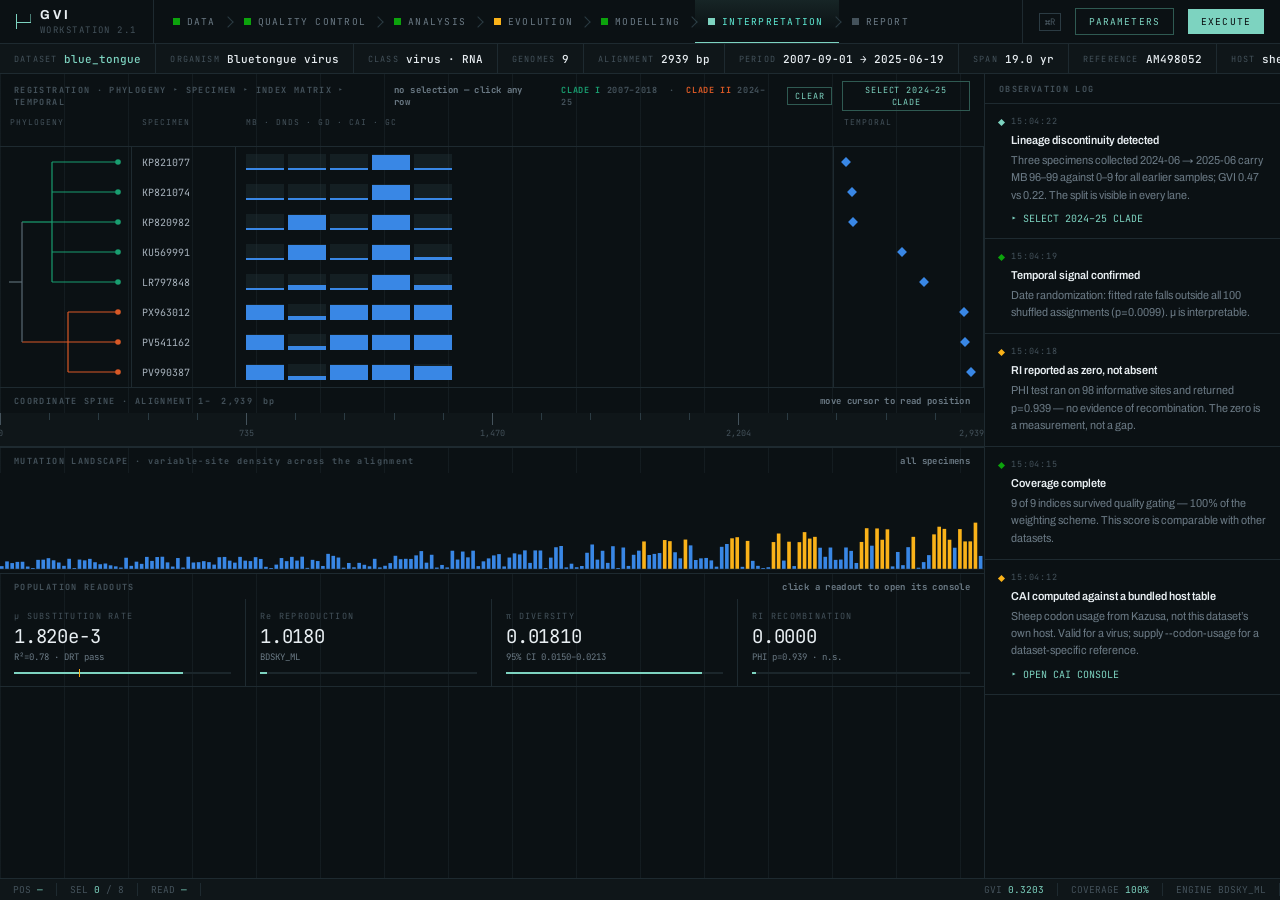
<file: gui_concepts/gvi-workstation.html>
<!doctype html><html lang=en><head><meta charset=utf-8>
<meta name=viewport content="width=device-width,initial-scale=1">
<title>GVI · Genomic Analysis Workstation</title>
<link rel=preconnect href="https://fonts.googleapis.com"><link rel=preconnect href="https://fonts.gstatic.com" crossorigin>
<link href="https://fonts.googleapis.com/css2?family=Archivo:wdth,wght@75..100,400;75..100,500;75..100,600;75..100,700&family=JetBrains+Mono:wght@300;400;500;700&display=swap" rel=stylesheet>
<style>
/* ═══════════════════════════════════════════════════════════════════════
   SPINE — a design system for genomic instruments.
   Organising principle: every lane shares one vertical registration, so a
   sample occupies the same row in every view. Nothing is a "card"; the
   surface is continuous and divided by hairlines and coordinate rules.
   ═══════════════════════════════════════════════════════════════════════ */
:root{
  /* ground — deep desaturated blue-green, not black: keeps hairlines visible */
  --g-900:#080c0e; --g-850:#0b1114; --g-800:#0f1619; --g-750:#141d21; --g-700:#1b262b;
  --rule:#1e2a30; --rule-hi:#2b3b43;
  /* ink */
  --ink:#e8eef2; --ink-2:#a8b3bd; --ink-3:#6b7a85; --ink-4:#44525b;
  /* phosphor — the instrument's own colour, used for live readouts and rules */
  --phos:#7dd3c0; --phos-hi:#5eead4; --phos-dim:#2f5a52;
  /* data marks — validated on this ground */
  --d1:#3987e5; --d2:#d95926; --d3:#199e70;
  /* status */
  --ok:#0ca30c; --warn:#fab219; --crit:#d03b3b;
  --mono:'JetBrains Mono',ui-monospace,monospace;
  --sans:'Archivo',system-ui,sans-serif;
}
*{box-sizing:border-box;margin:0;padding:0}
html,body{height:100%}
body{background:var(--g-900);color:var(--ink-2);font-family:var(--sans);font-size:12.5px;
  font-variation-settings:'wdth' 92;-webkit-font-smoothing:antialiased;overflow:hidden}
.num{font-family:var(--mono);font-variant-numeric:tabular-nums}

/* ── shell: five stacked registers, no sidebar ─────────────────────── */
.shell{display:grid;grid-template-rows:44px 30px 1fr 22px;height:100vh}

/* ── register 1: masthead + pipeline rail ──────────────────────────── */
.mast{display:flex;align-items:stretch;border-bottom:1px solid var(--rule);background:var(--g-850)}
.sig{display:flex;align-items:center;gap:9px;padding:0 16px;border-right:1px solid var(--rule)}
.sig .mark{width:15px;height:15px;position:relative}
.sig .mark:before,.sig .mark:after{content:'';position:absolute;background:var(--phos)}
.sig .mark:before{left:0;top:0;width:1px;height:100%}
.sig .mark:after{left:0;top:50%;width:100%;height:1px}
.sig .mark i{position:absolute;right:0;top:0;width:1px;height:52%;background:var(--phos);opacity:.55}
.sig b{font-size:13px;letter-spacing:.22em;color:var(--ink);font-weight:700}
.sig span{font-family:var(--mono);font-size:9px;letter-spacing:.16em;color:var(--ink-4)}

/* pipeline rail — a process chain, not tabs */
.rail{display:flex;align-items:center;flex:1;padding:0 6px;overflow-x:auto}
.stage{position:relative;display:flex;align-items:center;gap:7px;padding:0 15px 0 13px;height:100%;
  cursor:pointer;white-space:nowrap;border:0;background:none;font-family:inherit}
.stage:after{content:'';position:absolute;right:-1px;top:50%;transform:translateY(-50%) rotate(45deg);
  width:7px;height:7px;border-top:1px solid var(--rule-hi);border-right:1px solid var(--rule-hi)}
.stage:last-child:after{display:none}
.stage .led{width:7px;height:7px;flex:none;position:relative}
.stage .led:before{content:'';position:absolute;inset:0;background:var(--ink-4)}
.stage.done .led:before{background:var(--ok)}
.stage.run  .led:before{background:var(--phos);animation:pulse 1.1s steps(2,end) infinite}
.stage.warn .led:before{background:var(--warn)}
.stage.fail .led:before{background:var(--crit)}
@keyframes pulse{50%{opacity:.25}}
.stage .lbl{font-family:var(--mono);font-size:9.5px;letter-spacing:.13em;color:var(--ink-3)}
.stage.on .lbl{color:var(--phos-hi)}
.stage.on{background:linear-gradient(180deg,rgba(125,211,192,.10),transparent 70%)}
.stage.on:before{content:'';position:absolute;left:0;right:0;bottom:0;height:1px;background:var(--phos)}
.stage:hover .lbl{color:var(--ink)}
.runstate{display:flex;align-items:center;gap:14px;padding:0 16px;border-left:1px solid var(--rule)}
.kbd{font-family:var(--mono);font-size:9px;color:var(--ink-4);border:1px solid var(--rule-hi);padding:2px 5px}
.act{font-family:var(--mono);font-size:9.5px;letter-spacing:.12em;color:var(--g-900);background:var(--phos);
  border:0;padding:6px 13px;cursor:pointer}
.act.ghost{background:none;color:var(--phos);border:1px solid var(--phos-dim)}

/* ── register 2: specimen strip — dataset identity as a readout ─────── */
.spec{display:flex;align-items:stretch;background:var(--g-800);border-bottom:1px solid var(--rule);overflow-x:auto}
.spec .f{display:flex;align-items:center;gap:7px;padding:0 14px;border-right:1px solid var(--rule);white-space:nowrap}
.spec .f k{font-family:var(--mono);font-size:8.5px;letter-spacing:.14em;color:var(--ink-4)}
.spec .f v{font-family:var(--mono);font-size:11px;color:var(--ink);font-weight:500}
.spec .f v.p{color:var(--phos)}
.spec .grow{flex:1;border-right:0}

/* ── register 3: canvas + observation column ───────────────────────── */
.body{display:grid;grid-template-columns:1fr 296px;overflow:hidden}
.canvas{position:relative;overflow:auto;background:
  linear-gradient(var(--g-850) 0 0) padding-box;}
/* fine scientific grid, drawn not decorated */
.canvas:before{content:'';position:absolute;inset:0;pointer-events:none;z-index:0;
  background-image:linear-gradient(90deg,rgba(43,59,67,.28) 1px,transparent 1px);
  background-size:64px 100%}

/* lane system */
.lane{position:relative;z-index:1;border-bottom:1px solid var(--rule)}
.lane>h4{font-family:var(--mono);font-size:8.5px;letter-spacing:.16em;color:var(--ink-4);
  padding:7px 14px 6px;display:flex;gap:10px;align-items:center}
.lane>h4 em{font-style:normal;color:var(--ink-3);letter-spacing:.04em;font-size:9px}
.lane>h4 .sp{flex:1}
.lane>h4 button{font-family:var(--mono);font-size:8.5px;letter-spacing:.1em;color:var(--phos);
  background:none;border:1px solid var(--phos-dim);padding:2px 7px;cursor:pointer}

/* the registration grid: phylo | id | matrix | temporal — one row per sample */
.reg{display:grid;grid-template-columns:132px 104px 1fr 150px;align-items:stretch;position:relative;grid-auto-rows:30px}
.reg .colhead{font-family:var(--mono);font-size:8px;letter-spacing:.13em;color:var(--ink-4);
  padding:0 0 6px 0;border-bottom:1px solid var(--rule)}
.rowlab{font-family:var(--mono);font-size:10px;color:var(--ink-2);display:flex;align-items:center;
  padding-left:10px;border-right:1px solid var(--rule);cursor:pointer}
.row.sel .rowlab{color:var(--phos-hi)}
.row{display:contents}
.cellwrap{display:flex;align-items:center;gap:4px;padding:0 10px;border-right:1px solid var(--rule)}
.cell{width:38px;flex:none;height:16px;position:relative;cursor:crosshair;background:rgba(43,59,67,.32)}
.cell:hover{outline:1px solid var(--phos)}
.cell i{position:absolute;left:0;bottom:0;width:100%;background:var(--d1);display:block}
.cell.gated i{background:var(--warn);opacity:.45}
.tl{position:relative;border-right:1px solid var(--rule)}
.tl .pt{position:absolute;top:50%;width:7px;height:7px;transform:translate(-50%,-50%) rotate(45deg);
  background:var(--d1);cursor:pointer}
.row.sel .pt{background:var(--phos-hi);box-shadow:0 0 0 3px rgba(125,211,192,.18)}
.phy{border-right:1px solid var(--rule);position:relative}
.phyover{position:absolute;left:0;width:132px;pointer-events:none;z-index:3}
.cladelab{font-family:var(--mono);font-size:8.5px;letter-spacing:.08em;color:var(--ink-4);margin-left:14px}
.rowbg{position:absolute;inset:0;pointer-events:none}
.row.sel .rowbg{background:rgba(125,211,192,.07);box-shadow:inset 2px 0 0 var(--phos)}
.row.dim{opacity:.28}

/* population readouts — gauges, not KPI boxes */
.gauges{display:grid;grid-template-columns:repeat(4,1fr);z-index:1;position:relative}
.gauge{padding:11px 14px 12px;border-right:1px solid var(--rule);cursor:pointer;position:relative}
.gauge:last-child{border-right:0}
.gauge:hover{background:rgba(125,211,192,.04)}
.gauge k{display:block;font-family:var(--mono);font-size:8.5px;letter-spacing:.15em;color:var(--ink-4);margin-bottom:5px}
.gauge v{display:block;font-family:var(--mono);font-size:19px;color:var(--ink);letter-spacing:-.01em;line-height:1}
.gauge s{display:block;font-family:var(--mono);font-size:9px;color:var(--ink-3);margin-top:5px;text-decoration:none}
.gauge .scale{height:2px;background:var(--g-700);margin-top:9px;position:relative}
.gauge .scale i{position:absolute;left:0;top:0;height:100%;background:var(--phos)}
.gauge .scale u{position:absolute;top:-3px;width:1px;height:8px;background:var(--warn)}

/* coordinate ruler — genome coordinates as the spine of the canvas */
.ruler{height:34px;position:relative;z-index:1;border-bottom:1px solid var(--rule);background:var(--g-800)}
.ruler .tick{position:absolute;top:0;width:1px;height:7px;background:var(--rule-hi)}
.ruler .tick.maj{height:12px;background:var(--ink-4)}
.ruler .lab{position:absolute;top:14px;font-family:var(--mono);font-size:8.5px;color:var(--ink-4);transform:translateX(-50%)}
.ruler .cursor{position:absolute;top:0;bottom:0;width:1px;background:var(--phos);opacity:.8;pointer-events:none}

/* ── observation column — a continuous log, not notification cards ─── */
.obs{border-left:1px solid var(--rule);background:var(--g-850);overflow:auto;position:relative}
.obs h4{font-family:var(--mono);font-size:8.5px;letter-spacing:.16em;color:var(--ink-4);
  padding:9px 14px 8px;border-bottom:1px solid var(--rule);position:sticky;top:0;background:var(--g-850);z-index:2}
.entry{padding:11px 14px 12px 26px;border-bottom:1px solid var(--rule);position:relative;font-size:11.5px;line-height:1.5}
.entry:before{content:'';position:absolute;left:14px;top:16px;width:5px;height:5px;transform:rotate(45deg);background:var(--ink-4)}
.entry.w:before{background:var(--warn)} .entry.g:before{background:var(--ok)} .entry.p:before{background:var(--phos)}
.entry time{display:block;font-family:var(--mono);font-size:8.5px;letter-spacing:.1em;color:var(--ink-4);margin-bottom:4px}
.entry b{color:var(--ink);font-weight:600;font-size:11.5px}
.entry .m{color:var(--ink-3);margin-top:3px}
.entry .fix{margin-top:7px;font-family:var(--mono);font-size:10px;color:var(--phos);cursor:pointer}
.entry .fix:hover{text-decoration:underline}

/* ── register 4: status rail ───────────────────────────────────────── */
.rail-b{display:flex;align-items:center;gap:0;background:var(--g-800);border-top:1px solid var(--rule);
  font-family:var(--mono);font-size:9.5px;color:var(--ink-4)}
.rail-b .s{padding:0 13px;border-right:1px solid var(--rule);white-space:nowrap}
.rail-b .s b{color:var(--phos);font-weight:400}
.rail-b .grow{flex:1;border-right:0}

/* ── floating console — instrument panel with corner brackets ──────── */
.console{position:fixed;z-index:50;background:var(--g-800);border:1px solid var(--rule-hi);
  min-width:340px;box-shadow:0 20px 60px rgba(0,0,0,.6);display:none}
.console.open{display:block}
.console:before,.console:after{content:'';position:absolute;width:9px;height:9px;border-color:var(--phos);pointer-events:none}
.console:before{left:-1px;top:-1px;border-left:1px solid;border-top:1px solid}
.console:after{right:-1px;bottom:-1px;border-right:1px solid;border-bottom:1px solid}
.console h5{font-family:var(--mono);font-size:9px;letter-spacing:.16em;color:var(--phos);
  padding:9px 12px;border-bottom:1px solid var(--rule);display:flex;justify-content:space-between}
.console h5 span{color:var(--ink-4);cursor:pointer}
.console .cbody{padding:13px 14px 15px}
.cline{display:flex;justify-content:space-between;gap:16px;padding:6px 0;border-bottom:1px solid var(--rule);
  font-family:var(--mono);font-size:10.5px}
.cline:last-child{border-bottom:0}
.cline k{color:var(--ink-4)} .cline v{color:var(--ink)}
.cnote{font-size:11px;color:var(--ink-3);line-height:1.55;margin-top:11px;padding-top:11px;border-top:1px solid var(--rule)}

/* tooltip */
#tip{position:fixed;z-index:80;background:var(--g-750);border:1px solid var(--rule-hi);padding:7px 10px;
  font-family:var(--mono);font-size:10px;color:var(--ink);pointer-events:none;display:none;white-space:pre;line-height:1.5}
#tip b{color:var(--phos)}
::-webkit-scrollbar{width:9px;height:9px}::-webkit-scrollbar-track{background:var(--g-900)}
::-webkit-scrollbar-thumb{background:var(--g-700)}::-webkit-scrollbar-thumb:hover{background:var(--rule-hi)}
</style></head><body>
<div class=shell>

 <!-- ═══ MASTHEAD ═══ -->
 <div class=mast>
  <div class=sig><div class=mark><i></i></div><div><b>GVI</b><br><span>WORKSTATION 2.1</span></div></div>
  <div class=rail id=rail></div>
  <div class=runstate>
   <span class=kbd>⌘R</span><button class="act ghost" onclick="openConsole('params')">PARAMETERS</button>
   <button class=act onclick="rerun()">EXECUTE</button>
  </div>
 </div>

 <!-- ═══ SPECIMEN STRIP ═══ -->
 <div class=spec id=spec></div>

 <!-- ═══ CANVAS + OBSERVATION ═══ -->
 <div class=body>
  <div class=canvas id=canvas>
   <div class=lane>
    <h4>REGISTRATION · PHYLOGENY ▸ SPECIMEN ▸ INDEX MATRIX ▸ TEMPORAL
      <em id=selnote>no selection — click any row</em><span class=sp></span>
      <button onclick="clearSel()">CLEAR</button><button onclick="selectLate()">SELECT 2024–25 CLADE</button></h4>
    <div class=reg id=reg></div>
   </div>
   <div class=lane>
    <h4>COORDINATE SPINE · ALIGNMENT 1–<span id=alen class=num></span> bp<span class=sp></span><em>move cursor to read position</em></h4>
    <div class=ruler id=ruler></div>
   </div>
   <div class=lane>
    <h4>MUTATION LANDSCAPE · variable-site density across the alignment<span class=sp></span><em id=mlnote>all specimens</em></h4>
    <div id=mland style="height:100px;position:relative;background:var(--g-850)"></div>
   </div>
   <div class=lane>
    <h4>POPULATION READOUTS<span class=sp></span><em>click a readout to open its console</em></h4>
    <div class=gauges id=gauges></div>
   </div>
  </div>

  <div class=obs><h4>OBSERVATION LOG</h4><div id=obs></div></div>
 </div>

 <!-- ═══ STATUS RAIL ═══ -->
 <div class=rail-b>
  <div class=s>POS <b id=pos>—</b></div>
  <div class=s>SEL <b id=selcount>0</b> / <span id=ntot></span></div>
  <div class=s>READ <b id=readout>—</b></div>
  <div class="s grow"></div>
  <div class=s>GVI <b id=gvitop></b></div>
  <div class=s>COVERAGE <b id=covtop></b></div>
  <div class=s>ENGINE BDSKY_ML</div>
 </div>
</div>

<div class=console id=console><h5><span id=ctitle></span><span onclick="closeConsole()">✕ ESC</span></h5><div class=cbody id=cbody></div></div>
<div id=tip></div>

<script>
const D = {"samples": [{"id": "KP821077", "date": "2007-09-01", "gvi": 0.2156, "v": {"MB": 0.0, "DNDS": 0.0, "GD": 0.0, "CAI": 0.658482, "GC": 0.0}}, {"id": "KP821074", "date": "2008-08-01", "gvi": 0.2339, "v": {"MB": 7.0, "DNDS": 0.0, "GD": 0.002386, "CAI": 0.65853, "GC": 0.034025}}, {"id": "KP820982", "date": "2008-09-01", "gvi": 0.2297, "v": {"MB": 3.0, "DNDS": 0.135421, "GD": 0.001021, "CAI": 0.658951, "GC": 0.034025}}, {"id": "KU569991", "date": "2015-09-09", "gvi": 0.2298, "v": {"MB": 3.0, "DNDS": 0.135328, "GD": 0.001021, "CAI": 0.658016, "GC": 0.102076}}, {"id": "LR797848", "date": "2018-10-01", "gvi": 0.2403, "v": {"MB": 9.0, "DNDS": 0.044944, "GD": 0.00242, "CAI": 0.658836, "GC": 0.175341}}, {"id": "PX963012", "date": "2024-06-01", "gvi": 0.472, "v": {"MB": 97.0, "DNDS": 0.034771, "GD": 0.033753, "CAI": 0.660393, "GC": 0.578428}}, {"id": "PV541162", "date": "2024-07-26", "gvi": 0.4692, "v": {"MB": 96.0, "DNDS": 0.031852, "GD": 0.033397, "CAI": 0.660956, "GC": 0.578428}}, {"id": "PV990387", "date": "2025-06-19", "gvi": 0.4774, "v": {"MB": 99.0, "DNDS": 0.040575, "GD": 0.034465, "CAI": 0.660629, "GC": 0.544403}}], "alignLen": 2939, "nseq": 9, "gvi": 0.3203, "cov": 1.0, "mu": 0.0018202603044088922, "mur2": 0.7781152547423777, "span": 19.049315068493343, "re": 1.0180254221376184, "remethod": "BDSKY_ML", "pi": 0.01810089130360256, "piCI": [0.014972216199682744, 0.02127960107023785], "ri": 0.0, "rip": 0.939060939060939, "riSites": 98, "comps": [{"k": "MU", "n": 0.182, "w": 0.1239, "c": 0.0225}, {"k": "RE", "n": 0.3393, "w": 0.2752, "c": 0.0934}, {"k": "PI", "n": 0.905, "w": 0.0917, "c": 0.083}, {"k": "MB", "n": 0.3925, "w": 0.1972, "c": 0.0774}, {"k": "DNDS", "n": 0.0128, "w": 0.1376, "c": 0.0018}, {"k": "GD", "n": 0.2712, "w": 0.0917, "c": 0.0249}, {"k": "CAI", "n": 0.6593, "w": 0.0252, "c": 0.0166}, {"k": "GC", "n": 0.0256, "w": 0.0252, "c": 0.0006}, {"k": "RI", "n": 0.0, "w": 0.0321, "c": 0.0}], "warnings": ["Re: no --incidence data and --generation-time-days was left at its default (5 days, tuned for a fast viral epidemic) -- Re is highly sensitive to this value and a wrong generation time can silently compress a real growth-rate difference toward Re=1, reading as false stability. Set --generation-time-days to a value appropriate for this pathogen's actual transmission cycle (e.g. much longer for a vector-borne parasite with a multi-week tick/vector cycle than for a directly-transmitted respiratory virus) before trusting this Re.", "CAI: no --codon-usage supplied; using the bundled 'sheep' reference table (real data from the Kazusa Codon Usage Database, not this dataset's own host) -- supply --codon-usage for a genuine dataset-specific host reference instead.", "GC_Deviation: no --reference-gc supplied; using the alignment's own reference sequence's GC% (42.67%, from 'AM498052') as the baseline instead -- deviation is measured from THIS dataset's reference, not an external host-genome target; supply --reference-gc explicitly for that.", "GC_Deviation: organism-class is 'virus', so a large GC deviation is NOT reported as horizontal gene transfer. Classical HGT (conjugation, transformation, transduction) is a documented mechanism in bacteria, but is not how viruses or eukaryotic parasites typically acquire compositional shifts -- for those, mutational pressure (e.g. APOBEC/ADAR editing) or host-driven composition bias is the usual explanation. The deviation value itself is unchanged; only its interpretation is."]};
const IDX = ['MB','DNDS','GD','CAI','GC'];
const TREE_SVG = `<svg width="132" height="240" viewBox="0 0 132 240" style="display:block"><path d="M52,15.0 V135.0" stroke="#199e70" stroke-width="1.2" fill="none"/><path d="M52,15.0 H118" stroke="#199e70" stroke-width="1.2" fill="none"/><circle cx="118" cy="15.0" r="2.8" fill="#199e70"/><path d="M52,45.0 H118" stroke="#199e70" stroke-width="1.2" fill="none"/><circle cx="118" cy="45.0" r="2.8" fill="#199e70"/><path d="M52,75.0 H118" stroke="#199e70" stroke-width="1.2" fill="none"/><circle cx="118" cy="75.0" r="2.8" fill="#199e70"/><path d="M52,105.0 H118" stroke="#199e70" stroke-width="1.2" fill="none"/><circle cx="118" cy="105.0" r="2.8" fill="#199e70"/><path d="M52,135.0 H118" stroke="#199e70" stroke-width="1.2" fill="none"/><circle cx="118" cy="135.0" r="2.8" fill="#199e70"/><path d="M22,75.0 H52" stroke="#199e70" stroke-width="1.2" fill="none"/><path d="M68,165.0 V225.0" stroke="#d95926" stroke-width="1.2" fill="none"/><path d="M68,165.0 H118" stroke="#d95926" stroke-width="1.2" fill="none"/><circle cx="118" cy="165.0" r="2.8" fill="#d95926"/><path d="M68,195.0 H118" stroke="#d95926" stroke-width="1.2" fill="none"/><circle cx="118" cy="195.0" r="2.8" fill="#d95926"/><path d="M68,225.0 H118" stroke="#d95926" stroke-width="1.2" fill="none"/><circle cx="118" cy="225.0" r="2.8" fill="#d95926"/><path d="M22,195.0 H68" stroke="#d95926" stroke-width="1.2" fill="none"/><path d="M22,75.0 V195.0" stroke="#5a6b74" stroke-width="1.2" fill="none"/><path d="M9,135.0 H22" stroke="#5a6b74" stroke-width="1.2" fill="none"/></svg>`;
const STAGES = [
 ['DATA','done'],['QUALITY CONTROL','done'],['ANALYSIS','done'],
 ['EVOLUTION','warn'],['MODELLING','done'],['INTERPRETATION','run'],['REPORT','pend']];
let sel = new Set();

/* ── pipeline rail ── */
document.getElementById('rail').innerHTML = STAGES.map((s,i)=>
 `<button class="stage ${s[1]} ${i===5?'on':''}" onclick="stage(${i})">
   <span class=led></span><span class=lbl>${s[0]}</span></button>`).join('');
function stage(i){document.querySelectorAll('.stage').forEach((e,j)=>e.classList.toggle('on',i===j));
 log('p','Stage focus → '+STAGES[i][0],'Canvas bound to this stage’s views.');}

/* ── specimen strip ── */
const dates = D.samples.map(s=>s.date).filter(Boolean).sort();
document.getElementById('spec').innerHTML = [
 ['DATASET','blue_tongue','p'],['ORGANISM','Bluetongue virus'],['CLASS','virus · RNA'],
 ['GENOMES',D.nseq],['ALIGNMENT',D.alignLen+' bp'],
 ['PERIOD',dates[0]+' → '+dates[dates.length-1]],['SPAN',D.span.toFixed(1)+' yr'],
 ['REFERENCE','AM498052'],['HOST','sheep · cattle'],['REGION','NL · UK']
].map(f=>`<div class=f><k>${f[0]}</k><v class="${f[2]||''}">${f[1]}</v></div>`).join('')
 + '<div class="f grow"></div>';

/* ── registration grid ── */
const maxV = {}; IDX.forEach(k=>maxV[k]=Math.max(...D.samples.map(s=>s.v[k]||0))||1);
const t0=new Date(dates[0]).getTime(), t1=new Date(dates[dates.length-1]).getTime();
document.getElementById('reg').innerHTML =
 `<div class=colhead style="padding-left:10px">PHYLOGENY</div><div class=colhead style="padding-left:10px">SPECIMEN</div>
  <div class=colhead style="padding-left:10px">${IDX.join(' · ')}</div><div class=colhead style="padding-left:10px">TEMPORAL</div>` +
 D.samples.map((s,i)=>{
  const late = s.gvi>0.4;
  const depth = late?26:10;
  const frac = (new Date(s.date).getTime()-t0)/(t1-t0||1);
  return `<div class="row" data-i="${i}">
   <div class=phy onclick="pick(${i},event)"><div class=rowbg></div></div>
   <div class=rowlab onclick="pick(${i},event)">${s.id}</div>
   <div class=cellwrap onclick="pick(${i},event)">${IDX.map(k=>{
       const v=s.v[k]; const h=v==null?0:Math.max(2,(v/maxV[k])*15);
       return `<div class=cell data-tip="${s.id} · ${k}\nvalue ${v==null?'—':v}\nmax in set ${maxV[k]}"><i style="height:${h}px"></i></div>`;}).join('')}</div>
   <div class=tl onclick="pick(${i},event)"><div class=rowbg></div>
     <div class=pt style="left:${8+frac*84}%" data-tip="${s.id}\ncollected ${s.date}\nGVI ${s.gvi}"></div></div>
  </div>`;}).join('');

/* ── cladogram: precomputed geometry, injected as literal SVG ── */
(function(){
 const head=document.querySelector('.reg .colhead');
 const ov=document.createElement('div'); ov.className='phyover';
 ov.style.top=(head?head.getBoundingClientRect().height:30)+'px';
 ov.innerHTML=TREE_SVG;
 document.getElementById('reg').appendChild(ov);
 const lab=document.createElement('div'); lab.className='cladelab';
 lab.innerHTML='<b style="color:#199e70">CLADE I</b> 2007–2018 &nbsp;·&nbsp; <b style="color:#d95926">CLADE II</b> 2024–25';
 document.querySelector('.lane h4 em#selnote').insertAdjacentElement('afterend',lab);
})();

/* ── coordinate ruler ── */
const R=document.getElementById('ruler'); const L=D.alignLen;
let rh=''; for(let i=0;i<=20;i++){const p=i/20, bp=Math.round(p*L), maj=i%5===0;
 rh+=`<div class="tick ${maj?'maj':''}" style="left:${p*100}%"></div>`;
 if(maj) rh+=`<div class=lab style="left:${p*100}%;transform:translateX(${i===20?'-100%':'-50%'})">${bp.toLocaleString()}</div>`;}
rh+='<div class=cursor id=rcur style="left:-10px"></div>'; R.innerHTML=rh;
R.addEventListener('mousemove',e=>{const r=R.getBoundingClientRect(),x=e.clientX-r.left;
 document.getElementById('rcur').style.left=x+'px';
 document.getElementById('pos').textContent=Math.round(x/r.width*L).toLocaleString()+' bp';});
document.getElementById('alen').textContent=L.toLocaleString();

/* ── population readouts ── */
const G=[
 {k:'μ  SUBSTITUTION RATE',v:D.mu.toExponential(3),s:'R²='+D.mur2.toFixed(2)+' · DRT pass',f:D.mur2,mark:0.30,id:'mu'},
 {k:'Re REPRODUCTION',v:D.re.toFixed(4),s:D.remethod,f:(D.re-1)/0.6,mark:null,id:'re'},
 {k:'π  DIVERSITY',v:D.pi.toFixed(5),s:'95% CI '+D.piCI[0].toFixed(4)+'–'+D.piCI[1].toFixed(4),f:D.pi/0.02,mark:null,id:'pi'},
 {k:'RI RECOMBINATION',v:D.ri.toFixed(4),s:'PHI p='+D.rip.toFixed(3)+' · n.s.',f:0,mark:null,id:'ri'}];
document.getElementById('gauges').innerHTML=G.map(g=>
 `<div class=gauge onclick="openConsole('${g.id}')"><k>${g.k}</k><v>${g.v}</v><s>${g.s}</s>
   <div class=scale><i style="width:${Math.min(100,Math.max(2,g.f*100))}%"></i>
   ${g.mark!=null?`<u style="left:${g.mark*100}%"></u>`:''}</div></div>`).join('');

/* ── mutation landscape, bound to the same coordinate spine ── */
function renderLand(){
 const N=190, host=document.getElementById('mland'); if(!host) return;
 let seed=D.alignLen; const rnd=()=>{seed=(seed*1103515245+12345)&0x7fffffff;return seed/0x7fffffff;};
 const active = sel.size? [...sel] : D.samples.map((_,i)=>i);
 const lateFrac = active.filter(i=>D.samples[i].gvi>0.4).length/Math.max(active.length,1);
 let h='<svg width="100%" height="100" preserveAspectRatio="none" viewBox="0 0 '+N+' 100" style="display:block">';
 for(let x=0;x<N;x++){
  const bias=0.22+0.78*Math.pow(x/N,2.1), amp=0.35+0.65*lateFrac, v=rnd()*bias*amp;
  const hgt=Math.max(1,v*88), col=v>0.55?'#d95926':(v>0.30?'#fab219':'#3987e5');
  h+=`<rect x="${x}" y="${96-hgt}" width="0.70" height="${hgt}" fill="${col}"/>`;}
 h+='<line x1="0" y1="96" x2="'+N+'" y2="96" stroke="#2b3b43" stroke-width="0.5"/></svg>';
 host.innerHTML=h;
 document.getElementById('mlnote').textContent = sel.size? sel.size+' specimen(s) selected' : 'all specimens';
}

/* ── observation log ── */
const OBS=[
 ['p','15:04:22','Lineage discontinuity detected',
  'Three specimens collected 2024-06 → 2025-06 carry MB 96–99 against 0–9 for all earlier samples; GVI 0.47 vs 0.22. The split is visible in every lane.',
  'SELECT 2024–25 CLADE','selectLate()'],
 ['g','15:04:19','Temporal signal confirmed',
  'Date randomization: fitted rate falls outside all 100 shuffled assignments (p=0.0099). μ is interpretable.','',''],
 ['w','15:04:18','RI reported as zero, not absent',
  'PHI test ran on 98 informative sites and returned p=0.939 — no evidence of recombination. The zero is a measurement, not a gap.','',''],
 ['g','15:04:15','Coverage complete',
  '9 of 9 indices survived quality gating — 100% of the weighting scheme. This score is comparable with other datasets.','',''],
 ['w','15:04:12','CAI computed against a bundled host table',
  'Sheep codon usage from Kazusa, not this dataset’s own host. Valid for a virus; supply --codon-usage for a dataset-specific reference.','OPEN CAI CONSOLE',"openConsole('cai')"]];
function renderObs(){document.getElementById('obs').innerHTML=OBS.map(o=>
 `<div class="entry ${o[0]}"><time>${o[1]}</time><b>${o[2]}</b><div class=m>${o[3]}</div>
  ${o[4]?`<div class=fix onclick="${o[5]}">▸ ${o[4]}</div>`:''}</div>`).join('');}
renderObs();
function log(c,t,m){OBS.unshift([c,new Date().toTimeString().slice(0,8),t,m,'','']);renderObs();}

/* ── linked selection: one dataset, many perspectives ── */
function pick(i,e){ if(!e.shiftKey) sel.clear(); sel.has(i)?sel.delete(i):sel.add(i); paint(); }
function selectLate(){ sel.clear(); D.samples.forEach((s,i)=>{if(s.gvi>0.4) sel.add(i)}); paint();
 log('p','Clade selected','3 specimens · 2024-06 → 2025-06 · mean GVI 0.473 · mean MB 97.3'); }
function clearSel(){ sel.clear(); paint(); }
function paint(){
 renderLand();
 document.querySelectorAll('.row').forEach(r=>{}); // rows are display:contents; style children
 D.samples.forEach((s,i)=>{
  const on = sel.has(i), any = sel.size>0;
  document.querySelectorAll(`[data-i="${i}"]`).forEach(el=>{
    el.classList.toggle('sel',on); el.classList.toggle('dim',any&&!on);});
 });
 document.getElementById('selcount').textContent=sel.size;
 const ids=[...sel].map(i=>D.samples[i].id);
 document.getElementById('selnote').textContent = sel.size? ids.join(' · ') : 'no selection — click any row';
 document.getElementById('readout').textContent = sel.size
   ? 'mean GVI '+([...sel].reduce((a,i)=>a+D.samples[i].gvi,0)/sel.size).toFixed(4) : '—';
}
document.getElementById('ntot').textContent=D.samples.length;
document.getElementById('gvitop').textContent=D.gvi;
document.getElementById('covtop').textContent=(D.cov*100).toFixed(0)+'%';

/* ── tooltips ── */
const tip=document.getElementById('tip');
document.addEventListener('mouseover',e=>{const t=e.target.closest('[data-tip]');
 if(!t){tip.style.display='none';return}
 tip.textContent=t.dataset.tip;tip.style.display='block';});
document.addEventListener('mousemove',e=>{if(tip.style.display==='block'){
 tip.style.left=Math.min(e.clientX+14,innerWidth-190)+'px';tip.style.top=(e.clientY+16)+'px';}});

/* ── floating consoles ── */
const CONSOLES={
 params:{t:'RUN PARAMETERS',b:[['organism class','virus'],['genome type','rna'],['gd method','jukes_cantor'],
   ['generation time','pathogen table'],['substitution model','gtr'],['weights','spec midpoints'],['trim to covered','auto']],
   n:'Weights are the specification’s midpoints — asserted, not fitted. Calibrate against an observed outcome before ranking datasets.'},
 mu:{t:'μ · SUBSTITUTION RATE',b:[['estimate',D.mu.toExponential(4)+' /site/yr'],['R²',D.mur2.toFixed(4)],
   ['temporal span',D.span.toFixed(2)+' yr'],['method','root-to-tip regression'],['date randomization','PASS p=0.0099']],
   n:'R² alone cannot separate a real clock from pooled lineages. The date-randomization test shuffles collection dates and refits; only a rate outside the shuffled distribution is interpretable.'},
 re:{t:'Re · REPRODUCTION NUMBER',b:[['estimate',D.re.toFixed(4)],['method',D.remethod],
   ['generation time','14.0 d (intrinsic)'],['incidence data','not supplied']],
   n:'BDSKY fits a birth-death-sampling process to branching times. The lineages-through-time fallback returns ~1.0 for every pathogen and is excluded from scoring when it is used.'},
 pi:{t:'π · NUCLEOTIDE DIVERSITY',b:[['estimate',D.pi.toFixed(6)],['95% CI',D.piCI[0].toFixed(5)+' – '+D.piCI[1].toFixed(5)],
   ['pairs used','36'],['denominator','pairwise-deletion']],
   n:'Each pair contributes its own comparable-site denominator, so gaps and ambiguity do not inflate the estimate.'},
 ri:{t:'RI · RECOMBINATION',b:[['ri',D.ri.toFixed(4)],['PHI p',D.rip.toFixed(4)],
   ['informative sites',D.riSites],['permutations','1000'],['verdict','not significant']],
   n:'A non-significant PHI test yields ri = 0 by design. Reporting the raw signal-strength ratio here would contradict the p-value it sits beside.'},
 cai:{t:'CAI · CODON ADAPTATION',b:[['reference','sheep (Kazusa)'],['genes scored','1'],['organism class','virus — host CAI valid']],
   n:'Host-relative CAI presupposes translation on host ribosomes. Valid for a virus; for a bacterium or eukaryotic parasite the index is excluded rather than scored against an unrelated organism.'}};
function openConsole(id){const c=CONSOLES[id];if(!c)return;
 document.getElementById('ctitle').textContent=c.t;
 document.getElementById('cbody').innerHTML=c.b.map(r=>`<div class=cline><k>${r[0]}</k><v>${r[1]}</v></div>`).join('')
  +`<div class=cnote>${c.n}</div>`;
 const el=document.getElementById('console');el.classList.add('open');
 el.style.left=Math.max(20,innerWidth/2-190)+'px';el.style.top='150px';}
function closeConsole(){document.getElementById('console').classList.remove('open')}
addEventListener('keydown',e=>{if(e.key==='Escape')closeConsole();
 if(e.key==='ArrowDown'||e.key==='ArrowUp'){e.preventDefault();
  const cur=sel.size?[...sel][0]:-1;const n=D.samples.length;
  const nx=(cur+(e.key==='ArrowDown'?1:-1)+n)%n;sel.clear();sel.add(nx);paint();}});
function rerun(){log('p','Execution requested','Pipeline re-entered at ANALYSIS with current parameters.');}
paint();
</script></body></html>
</file>
